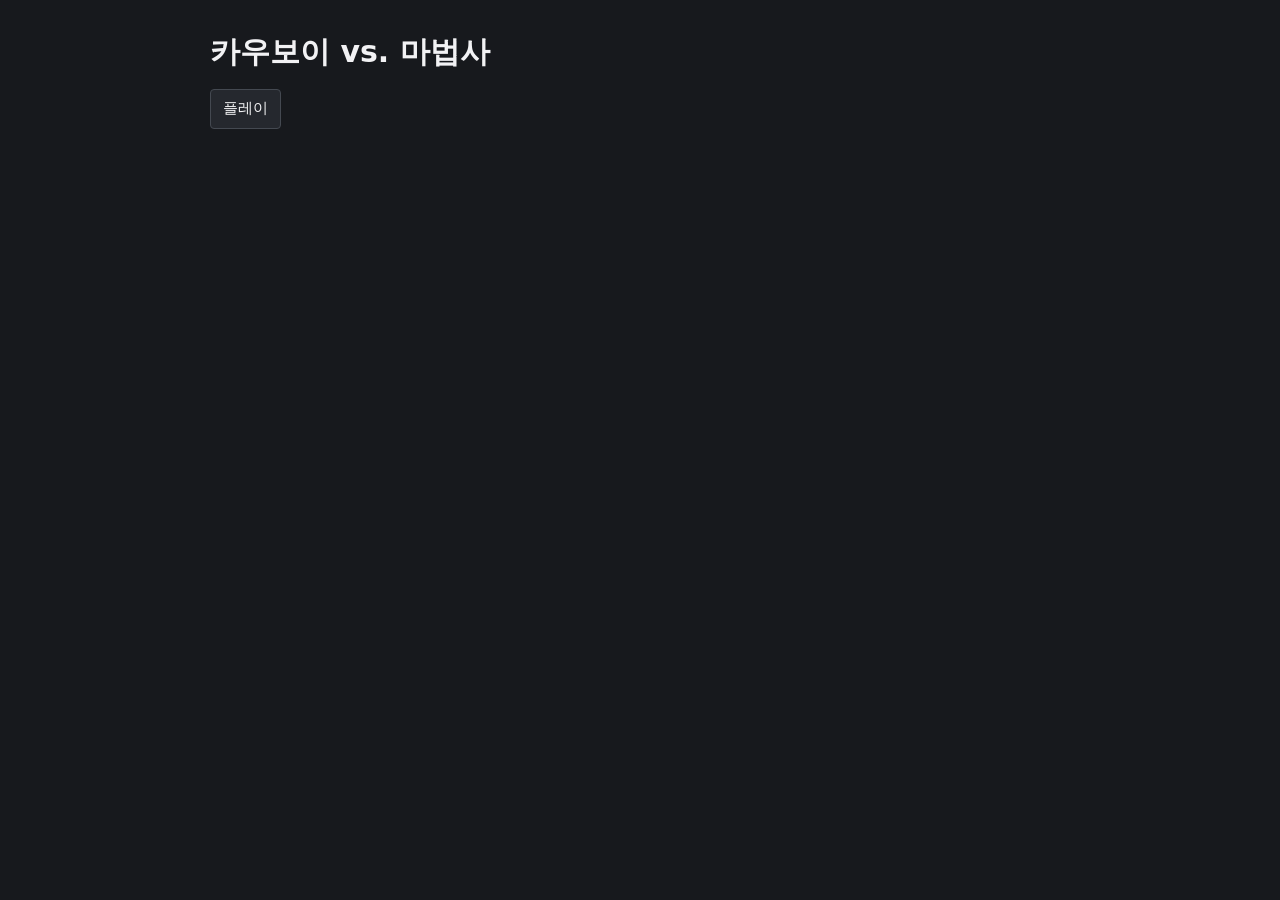
<file: graybox/index.html>
<!doctype html>
<html lang="ko">
<head>
  <meta charset="utf-8">
  <meta name="viewport" content="width=device-width, initial-scale=1">
  <title>카우보이 vs. 마법사</title>
  <link rel="preconnect" href="https://fonts.googleapis.com"><link rel="preconnect" href="https://fonts.gstatic.com" crossorigin>
  <link rel="stylesheet" href="https://fonts.googleapis.com/css2?family=Noto+Sans+KR:wght@400;700&display=swap">
  <link rel="icon" href="data:,">
  <style>/* Shared base for the graybox page: theme variables, resets, buttons, focus, the title menu,
   page headers and the card-type frames. Showdown, Camp and the deck builder build on it
   (src/ui/showdown.css). The lane board rules were removed with the lane duel (#143 slice 3). */
:root {
  color-scheme: dark;
  font: 15px/1.45 system-ui, sans-serif;
  background: #17191d;
  color: #f2f2f4;
  --panel: #25282e;
  --line: #444951;
  --muted: #c5c9d0;
  --cowboy: #e7b878;
  --wizard: #c6b2ee;
}
* { box-sizing: border-box; }
body { margin: 0; }
[hidden] { display: none !important; }
button, input { font: inherit; }
button {
  min-height: 40px;
  padding: .45rem .8rem;
  color: inherit;
  background: var(--panel);
  border: 1px solid var(--line);
  border-radius: 4px;
  cursor: pointer;
}
button:disabled { cursor: default; opacity: .6; }
button:not(:disabled):hover { border-color: var(--muted); }
:focus-visible { outline: 2px solid #fff; outline-offset: 3px; }
h1, h2, h3, p { margin: 0; }
h1 { font-size: clamp(1.3rem, 3vw, 2rem); }
#title-screen { max-width: 920px; margin: auto; padding: clamp(1rem, 3vw, 2rem); }
.title-scene { display: grid; gap: 1rem; }
.title-scene nav { display: flex; flex-wrap: wrap; gap: .5rem; }
header { display: flex; align-items: center; justify-content: space-between; gap: .65rem; }

/* Card categories: the frame says the type (docs/card-types.csv, src/ui/card-frames.js). */
[data-frame=spell] { border-style: double; border-width: 4px; }
[data-frame=trap] { border-style: dashed; border-width: 2px; }
[data-frame=wanted], [data-frame=captured] { border-style: solid; border-width: 3px; }
[data-frame=wanted]::before, [data-frame=captured]::before { display: block; font-size: .68rem; font-weight: 700; letter-spacing: .14em; border-bottom: 1px solid currentColor; margin-bottom: .15rem; }
[data-frame=wanted]::before { content: "현상 수배"; }
[data-frame=captured]::before { content: "생포"; }

/* Showdown duel (issue 143 slice 1), scoped to #showdown; Camp (slice 2) at the end. Layout from prototypes/showdown/style.css;
   troop, spell and trap borders come from the [data-frame] rules in graybox.css. */
#showdown { max-width: 920px; margin: auto; padding: clamp(1rem, 3vw, 2rem); display: grid; gap: .5rem; }
#showdown h2 { font-size: 1rem; margin: .75rem 0 .25rem; }
#sd-lesson { font-size: 1.05rem; }
#sd-status { font-weight: 600; }
#sd-feedback { min-height: 1.4rem; color: var(--muted); font-size: .92rem; }
#sd-board { display: grid; gap: .5rem; }
.sd-side { display: grid; grid-template-columns: 9rem repeat(3, 1fr); gap: .5rem; align-items: stretch; }
.sd-base, .sd-slot, .sd-card { padding: .6rem; text-align: left; min-height: 9rem; display: block; }
.sd-card { width: 9rem; min-height: 5.25rem; }
.sd-base strong, .sd-slot strong, .sd-card strong { display: block; }
.wizard strong { color: var(--wizard); } .cowboy strong { color: var(--cowboy); }
.sd-orbs { letter-spacing: .12em; } .sd-lost { opacity: .35; }
.sd-pick { outline: 2px solid #fff; } .sd-can { border-color: #8fd18f; } .sd-chosen { outline: 2px solid var(--cowboy); }
.sd-note { display: block; font-size: .82rem; color: var(--muted); margin-top: .2rem; }
.sd-warn { color: #f0a08a; } .sd-good { color: #9fe09f; }
.sd-type { display: block; font-size: .78rem; letter-spacing: .03em; color: var(--muted); }
.sd-key { display: inline-block; font-size: .78rem; border: 1px solid var(--line); border-radius: 4px; padding: 0 .3rem; }
.sd-result { font-size: 1.2rem; }
.sd-backs { display: flex; gap: 2px; margin-top: .2rem; }
.sd-backs .card-back { width: 14px; height: 20px; border: 1px solid var(--line); border-radius: 2px; }
#sd-prompt { min-height: 1.5rem; }
.sd-row, #sd-hand { display: flex; gap: .5rem; flex-wrap: wrap; }
#sd-log { list-style: none; margin: 0; padding: 0; font-size: .92rem; color: var(--muted); max-height: 14rem; overflow: auto; }
#sd-log .sd-turn { margin-top: .35rem; font-weight: 600; color: inherit; }
#sd-keywords { margin: 0; padding-left: 1.25rem; font-size: .92rem; }
/* Gear and locations by their border, as in the reference screen. */
#showdown [data-frame=gear] { border-style: dotted; border-width: 3px; }
#showdown [data-frame=location] { border-width: 1px 1px 5px; }
@media (max-width: 40rem) { .sd-side { grid-template-columns: 1fr 1fr; } }
/* Camp (issue 143 slice 2): the same graybox layout, with the Trail as a row of plain tiles. */
#showdown-camp { max-width: 920px; margin: auto; padding: clamp(1rem, 3vw, 2rem); display: grid; gap: .5rem; }
#showdown-camp h2 { font-size: 1rem; margin: .75rem 0 .25rem; }
#camp-trail { list-style: none; margin: 0; padding: 0; }
.sd-tile { width: 9.5rem; min-height: 5.25rem; padding: .6rem; text-align: left; display: block; }
.sd-tile strong { display: block; }
.sd-tile.open { border-color: #8fd18f; } .sd-tile.locked { opacity: .6; }
/* Placeholder cues before any 3D work (src/ui/showdown-cues.js): an outline flash on the place an
   event touched and a marked log line. Reduced motion, or .sd-cue-still, shows the outline without the flash. */
#sd-cue { min-height: 1.4rem; margin: 0; font-size: .9rem; }
.sd-cue-label { display: inline-block; border: 1px solid #f2d27a; border-radius: 4px; padding: 0 .35rem; color: #f2d27a; }
#showdown .sd-cue { outline: 3px solid #f2d27a; outline-offset: 2px; animation: sd-cue-flash .7s ease-out; }
#sd-log li[data-cue-kind] { border-left: 3px solid var(--line); padding-left: .35rem; }
#sd-log li.sd-cue { outline: none; border-left-color: #f2d27a; color: inherit; }
#showdown .sd-cue-still { animation: none; }
@keyframes sd-cue-flash { from { outline-color: #fff; background-color: rgba(242, 210, 122, .25); } to { outline-color: #f2d27a; } }
@media (prefers-reduced-motion: reduce) { #showdown .sd-cue { animation: none; } }
/* Slice 3: Camp rows for rivals and Wanted, the deck builder and the two-player curtain, as in prototypes/showdown/style.css. */
#camp-rivals, #camp-bounties { list-style: none; margin: 0; padding: 0; }
#showdown-builder { max-width: 920px; margin: auto; padding: clamp(1rem, 3vw, 2rem); display: grid; gap: .5rem; }
.sd-build-row { display: grid; grid-template-columns: 10rem repeat(2, auto) 1fr; gap: .75rem; align-items: center; margin-bottom: .5rem; }
.sd-build-row .sd-card { width: 10rem; }
#camp-code, #camp-report-text { width: 100%; box-sizing: border-box; }
#sd-curtain { display: grid; gap: 1rem; justify-items: start; padding: 3rem 0; font-size: 1.15rem; }
@media (max-width: 40rem) { .sd-build-row { grid-template-columns: 1fr 1fr; } }
/* Sheriff's Ledger (The Night Shift, src/ui/sheriffs-ledger.js): collapsed at the end of the Camp; fits 390px. */
.sd-ledger h3 { font-size: .95rem; margin: .6rem 0 .2rem; }
.sd-ledger-props { margin: 0; padding-left: 1.1rem; font-size: .82rem; color: var(--muted); }
.sd-ledger-wrap { max-width: 100%; overflow-x: auto; }
.sd-ledger-table { width: 100%; border-collapse: collapse; font-size: .85rem; }
.sd-ledger-table th, .sd-ledger-table td { text-align: left; vertical-align: top; padding: .3rem .4rem; border-top: 1px solid var(--line); }
.sd-ledger-table th[scope=row] { font-weight: normal; }
.sd-ledger-src, .sd-ledger code { overflow-wrap: anywhere; }
/* The Ledger uses the same card paintings as the illustrated Camp. */
.sd-billy { display: grid; gap: .5rem; margin: .5rem 0 1rem; padding: clamp(.7rem, 2vw, 1.25rem); border-block: 1px solid var(--line); }
.sd-ledger .sd-billy h3 { font: bold clamp(1.25rem,3vw,1.8rem) Georgia, serif; margin: 0; }
.sd-billy :is(p, h4, dl, dd) { margin: 0; }
.sd-billy button[aria-pressed=true] { border-color: var(--cowboy); box-shadow: inset 0 -3px var(--cowboy); }
.sd-billy button[aria-disabled=true] { opacity: .65; }
.sd-billy-board, .sd-billy-portraits { display: grid; grid-template-columns: minmax(0,1fr) 1.5rem minmax(0,1fr); gap: .3rem; max-width: 32rem; }
.sd-billy-portraits { display: none; }
.sd-billy-portraits:has(.sd-card-art) { display: grid; margin-top: .4rem; }
.sd-billy-portraits > :last-child { grid-column: 3; }
.sd-billy-portraits .sd-card-art { margin: 0; aspect-ratio: 1.65; }
.sd-billy-troop { display: grid; align-content: start; gap: .1rem; min-width: 0; padding: .35rem .5rem; border-bottom: 2px solid var(--line); }
.sd-billy-troop strong { font-size: 1.1rem; }
.sd-billy-vs { align-self: center; text-align: center; font-size: .82rem; color: var(--muted); }
.sd-billy-acting { border-color: var(--cowboy); }
.sd-billy-hit { border-color: #f2d27a; }
.sd-billy-down { border-color: var(--wizard); }
.sd-billy-now { min-height: 1.8em; font-weight: 600; }
.sd-billy h4 { padding-top: .5rem; }
.sd-billy-scores { display: flex; flex-wrap: wrap; gap: .5rem 2.2rem; }
.sd-billy-scores dt { color: var(--muted); font-size: .83rem; }
.sd-billy-scores dd { font-size: 1.35rem; font-weight: bold; }
.sd-billy-evidence { font-size: .85rem; }
.sd-billy-evidence p { margin-top: .45rem; }
/* Seat audit detail: a compact table that stays inside 390px; numbers line up by column. */
.sd-billy-seat summary { cursor: pointer; }
.sd-billy-seat .sd-ledger-wrap { margin-top: .45rem; }
.sd-billy-seat-table { max-width: 32rem; }
.sd-billy-seat-table caption { text-align: left; color: var(--muted); font-size: .82rem; padding-bottom: .2rem; }
.sd-billy-seat-table :is(td, th[scope=col]:not(:first-child)) { text-align: right; font-variant-numeric: tabular-nums; white-space: nowrap; }
.sd-billy-seat-finding { font-weight: 600; }
.sd-billy-seat-verify code { overflow-wrap: anywhere; }

</style>
</head>
<body>
  <section id="title-screen" aria-label="메인 메뉴">
    <div class="title-scene">
      <h1><span class="title-cowboys">카우보이</span> <span class="title-versus">vs.</span> <span class="title-wizards">마법사</span></h1>
      <nav aria-label="메인 메뉴">
        <button class="menu-hotspot" id="menu-play" type="button">플레이</button>
      </nav>
    </div>
  </section>
  <main id="showdown-camp" aria-label="캠프" hidden></main>
  <main id="showdown-builder" aria-label="덱 빌더" hidden></main>
  <main id="showdown" aria-label="쇼다운 대결" hidden></main>
  <script>(()=>{var oi=Object.defineProperty;var R=(e,t,r)=>()=>{if(r)throw r[0];try{return e&&(t=e(e=0)),t}catch(s){throw r=[s],s}};var xe=(e,t)=>{for(var r in t)oi(e,r,{get:t[r],enumerable:!0})};var D,y=R(()=>{D={schema:"outrider-ledger/1",nightWatch:{source:"docs/evidence/night-shift/receipt.json",at:"2026-11-20T07:46:17Z",local:"2026\uB144 11\uC6D4 19\uC77C 23:46 PST",trigger:"on-demand",bot:"playTurn level 2 (both seats)",commit:"e813ae8a3fdb5efbda75caddc28805d407ae8802",rulesBlob:"66538aca2b7660c8bd7717a03dee364f8489c184",seeds:{from:0,to:999},games:2e3,engine:{checked:!0,from:"docs/evidence/outrider-gate/night-watch-engine.json",files:4,same:!1,differ:["src/game/card-specs.generated.js","src/game/showdown/cards.js","src/game/showdown/rules.js"],entryBlob:"66538aca2b7660c8bd7717a03dee364f8489c184",notMeasured:["src/game/showdown/contract.js","src/game/showdown/progress.js","src/game/showdown/trail.js","src/match/showdown-outrider.js","src/match/showdown-session.js","src/ui/josa.js"]},rulesBlobMatch:!0},record:"experiments/showdown-outrider/decision",status:"fresh",statusText:"\uB450 \uAD6D\uBA74 \uBAA8\uB450 \uC774 \uBE4C\uB4DC\uC5D0\uC11C \uCE21\uC815\uB41C \uADF8\uB300\uB85C \uC7AC\uD604\uB429\uB2C8\uB2E4(\uAE30\uB85D\uB41C \uC0AC\uB840 10\uAC74 \uC911 10\uAC74\uC774 \uCD5C\uC2E0).",positions:[{id:"case-e",label:"\uAD6D\uBA74 1",turn:3,bases:{cowboy:5,wizard:4},cowboy:"\uC544\uC6C3\uB77C\uC774\uB354 2 \xB7 \uBE44\uC5B4 \uC788\uC74C \xB7 \uBE44\uC5B4 \uC788\uC74C",wizard:"\uD574\uACE8 3 \xB7 \uBE44\uC5B4 \uC788\uC74C \xB7 \uBE44\uC5B4 \uC788\uC74C"},{id:"case-a",label:"\uAD6D\uBA74 2",turn:7,bases:{cowboy:5,wizard:4},cowboy:"\uD3EC\uC7A5\uB9C8\uCC28 1 \xB7 \uC544\uC6C3\uB77C\uC774\uB354 3 \xB7 \uBCF4\uC548\uAD00 3",wizard:"\uB9C8\uBC95\uC0AC 3 \xB7 \uD574\uACE8 1 \xB7 \uBE44\uC5B4 \uC788\uC74C"}],results:{"case-e":{ride:{winner:"wizard",turn:10},fight:{winner:"cowboy",turn:23}},"case-a":{ride:{winner:"cowboy",turn:24},fight:{winner:"wizard",turn:16}}},research:{tried:300,reached:184,rideOnly:12,fightOnly:11,cue:"riderHealth <= 2 \u2192 fight",derivedOn:"1000-1199",fit:{correct:11,flips:16},holdout:{range:"1200-1299",correct:3,flips:7,alwaysRide:5,alwaysFight:2,supported:!1},record:"experiments/showdown-outrider/decision"},sides:{cowboy:"Cowboys",wizard:"Wizards"}}});var _,g=R(()=>{_={cases:[{id:"case-a",setup:{wins:2},seed:1053,prefix:[{type:"summon",cardId:"cowboy-covered-wagon-1",tributes:[]},{type:"end"},{type:"summon",cardId:"cowboy-outrider-2",tributes:[]},{type:"spell",cardId:"cowboy-deadeye-3",target:0},{type:"attack",slot:0,target:0},{type:"end"},{type:"summon",cardId:"cowboy-sheriff-2",tributes:[]},{type:"attack",slot:0,target:0},{type:"attack",slot:1,target:0},{type:"end"}],at:7},{id:"case-e",setup:{wins:2},seed:1181,prefix:[{type:"summon",cardId:"cowboy-outrider-2",tributes:[]},{type:"end"}],at:3}],camp:"case-e"}});function bo(e){if(typeof e!="string"||!e.trim())return null;let t=Number(e);return jt(t)?t:null}var jt,wr=R(()=>{y();g();jt=e=>Number.isInteger(e)&&e>=0&&e<=4294967295});var es,ho=R(()=>{y();g();es=[{id:"coffin-creek-crossing",name:"Coffin Creek Crossing",description:"The Graveyard Dragon lands on the middle trail while your only rider waits by the creek.",seed:4101,dragonLane:1,dragonOrbs:3,skeletonLane:null,cowboyBase:3,cowboys:[{troop:"Mounted Billy",orbs:5},null,null],hand:["Sheriff","Sheriff","Billy","Sheriff"]},{id:"bone-choir-chapel",name:"Bone Choir Chapel",description:"Two tired deputies hold the chapel steps as the Dragon and a singing skeleton close in.",seed:4102,dragonLane:0,dragonOrbs:5,skeletonLane:2,cowboyBase:4,cowboys:[{troop:"Sheriff",orbs:3},{troop:"Sheriff",orbs:2},null],hand:["Billy","Mounted Billy","Sheriff","Sheriff"]},{id:"hanging-tree-pass",name:"Hanging Tree Pass",description:"The Dragon circles the open pass behind your wounded posse, and the town can take only one more hit.",seed:4103,dragonLane:2,dragonOrbs:5,skeletonLane:0,cowboyBase:3,cowboys:[{troop:"Sheriff",orbs:1},{troop:"Billy",orbs:2},null],hand:["Mounted Billy","Deadeye","Sheriff","Sheriff"]},{id:"dusk-at-dry-well",name:"Dusk at Dry Well",description:"A half-dead Dragon and a skeleton stalk an empty street with no gun yet drawn.",seed:4104,dragonLane:1,dragonOrbs:2,skeletonLane:0,cowboyBase:3,cowboys:[null,null,null],hand:["Deadeye","Deadeye","Sheriff","Sheriff"]},{id:"lantern-row-standoff",name:"Lantern Row Standoff",description:"The Dragon drops into the gap on Lantern Row while a battered rider and a lone sheriff hold the flanks.",seed:4105,dragonLane:1,dragonOrbs:4,skeletonLane:2,cowboyBase:3,cowboys:[{troop:"Mounted Billy",orbs:3},null,{troop:"Sheriff",orbs:1}],hand:["Deadeye","Sheriff","Sheriff","Billy"]}]});var ts,mo=R(()=>{y();g();ts=[{id:"gallows-lantern",name:"Gallows Lantern",description:"The Wraith hangs over the middle trail, but its lantern swings toward the left lane.",seed:4201,bossLane:1,bossOrbs:3,markLane:0,skeletons:[],cowboyBase:2,cowboys:[null,{troop:"Mounted Billy",orbs:5},null],hand:["Sheriff","Sheriff","Billy","Sheriff"]},{id:"chapel-bell-tower",name:"Chapel Bell Tower",description:"A cracked skeleton stands where the Wraith wants to go, and it threatens your open lane.",seed:4202,bossLane:1,bossOrbs:3,markLane:2,skeletons:[{lane:0,orbs:3},{lane:2,orbs:1}],cowboyBase:1,cowboys:[{troop:"Sheriff",orbs:3},{troop:"Mounted Billy",orbs:5},null],hand:["Deadeye","Sheriff","Billy","Sheriff"]},{id:"ferry-crossing",name:"Ferry Crossing",description:"The Wraith's lantern points straight at your rider across the ferry.",seed:4203,bossLane:1,bossOrbs:3,markLane:2,skeletons:[{lane:0,orbs:3}],cowboyBase:2,cowboys:[null,null,{troop:"Mounted Billy",orbs:5}],hand:["Sheriff","Billy","Sheriff","Sheriff"]},{id:"blacksmith-forge",name:"Blacksmith Forge",description:"A cracked skeleton blocks the Wraith from your rider while it faces your empty lane.",seed:4204,bossLane:1,bossOrbs:3,markLane:2,skeletons:[{lane:2,orbs:1}],cowboyBase:2,cowboys:[null,null,{troop:"Mounted Billy",orbs:5}],hand:["Deadeye","Billy","Billy","Billy"]},{id:"lamplighter-row",name:"Lamplighter Row",description:"The Wraith drifts toward your worn-out deputy while a skeleton leans on the other one.",seed:4205,bossLane:1,bossOrbs:2,markLane:0,skeletons:[{lane:2,orbs:3}],cowboyBase:1,cowboys:[{troop:"Sheriff",orbs:1},null,{troop:"Sheriff",orbs:3}],hand:["Billy","Sheriff","Sheriff","Sheriff"]}]});var Tt,wo,yr=R(()=>{y();g();Tt=[{type:"cowboy-sheriff",side:"cowboy",order:1,name:"Sheriff",kind:"troop",stars:2,health:3,attack:1,copies:6},{type:"cowboy-billy",side:"cowboy",order:2,name:"Billy",kind:"troop",stars:5,health:4,attack:2,copies:3},{type:"cowboy-mounted-billy",side:"cowboy",order:3,name:"Mounted Billy",kind:"troop",stars:7,health:5,attack:3,copies:1,rides:!0},{type:"cowboy-deadeye",side:"cowboy",order:4,name:"Deadeye",kind:"spell",relocates:!1,copies:2},{type:"cowboy-captured-dragon",side:"cowboy",order:5,name:"Captured Dragon",kind:"troop",stars:5,health:2,attack:4,copies:0,bounty:!0},{type:"cowboy-captured-wraith",side:"cowboy",order:6,name:"Captured Wraith",kind:"troop",stars:3,health:2,attack:2,copies:0,bounty:!0},{type:"cowboy-covered-wagon",side:"cowboy",order:7,name:"Covered Wagon",kind:"troop",stars:4,health:4,attack:1,copies:0,limit:2},{type:"cowboy-outrider",side:"cowboy",order:8,name:"Outrider",kind:"troop",stars:3,health:3,attack:1,copies:0,limit:2,rides:!0},{type:"cowboy-dynamiter",side:"cowboy",order:9,name:"Dynamiter",kind:"troop",stars:3,health:1,attack:3,copies:0,limit:2},{type:"cowboy-ranger",side:"cowboy",order:10,name:"Ranger",kind:"troop",stars:5,health:4,attack:2,copies:0,limit:2,rides:!0},{type:"cowboy-gatling-crew",side:"cowboy",order:11,name:"Gatling Crew",kind:"troop",stars:7,health:4,attack:4,copies:0,limit:1},{type:"cowboy-lasso",side:"cowboy",order:12,name:"Lasso",kind:"spell",relocates:!0,copies:0,limit:2},{type:"wizard-skeleton",side:"wizard",order:1,name:"Skeleton",kind:"troop",stars:1,health:3,attack:1,copies:6},{type:"wizard-wizard",side:"wizard",order:2,name:"Wizard",kind:"troop",stars:5,health:4,attack:2,copies:3},{type:"wizard-dragon",side:"wizard",order:3,name:"Dragon",kind:"troop",stars:8,health:5,attack:3,copies:1},{type:"wizard-singularity",side:"wizard",order:4,name:"Singularity",kind:"spell",relocates:!0,copies:2},{type:"wizard-lantern-wraith",side:"wizard",order:5,name:"Lantern Wraith",kind:"troop",stars:6,health:4,attack:2,copies:0,bounty:!0},{type:"wizard-imp",side:"wizard",order:6,name:"Imp",kind:"troop",stars:2,health:1,attack:3,copies:0,limit:1}],wo=[{type:"cowboy-sheriff",side:"cowboy",name:"\uBCF4\uC548\uAD00",kind:"troop",stars:2,attack:1,health:3,rarity:"basic",tag:"Lawman",keys:[]},{type:"cowboy-billy",side:"cowboy",name:"\uBE4C\uB9AC",kind:"troop",stars:5,attack:2,health:4,rarity:"basic",tag:"Outlaw",keys:[]},{type:"cowboy-mounted-billy",side:"cowboy",name:"\uB9D0 \uD0C4 \uBE4C\uB9AC",kind:"troop",stars:7,attack:3,health:5,rarity:"rare",tag:"Outlaw",keys:["ride"]},{type:"cowboy-deadeye",side:"cowboy",name:"\uBA85\uC0AC\uC218",kind:"spell",rarity:"common",effect:"shot"},{type:"cowboy-captured-dragon",side:"cowboy",name:"\uC0DD\uD3EC\uD55C \uC6A9",kind:"troop",stars:5,attack:4,health:2,bounty:!0,rarity:"legendary",tag:"Beast",keys:["sweep"]},{type:"cowboy-captured-wraith",side:"cowboy",name:"\uC0DD\uD3EC\uD55C \uB9DD\uB839",kind:"troop",stars:3,attack:2,health:2,bounty:!0,rarity:"legendary",tag:"Undead",keys:["ghostly"]},{type:"cowboy-covered-wagon",side:"cowboy",name:"\uD3EC\uC7A5\uB9C8\uCC28",kind:"troop",stars:4,attack:1,health:4,rarity:"common",tag:"Rig",keys:["guard"]},{type:"cowboy-outrider",side:"cowboy",name:"\uC544\uC6C3\uB77C\uC774\uB354",kind:"troop",stars:3,attack:1,health:3,rarity:"common",tag:"Lawman",keys:["ride"]},{type:"cowboy-dynamiter",side:"cowboy",name:"\uB2E4\uC774\uB108\uB9C8\uC774\uD130",kind:"troop",stars:3,attack:3,health:1,rarity:"uncommon",tag:"Outlaw",keys:["laststand"]},{type:"cowboy-ranger",side:"cowboy",name:"\uB808\uC778\uC800",kind:"troop",stars:5,attack:2,health:4,rarity:"uncommon",tag:"Lawman",keys:["scout"]},{type:"cowboy-gatling-crew",side:"cowboy",name:"\uAC1C\uD2C0\uB9C1 \uD3EC\uB300",kind:"troop",stars:7,attack:4,health:4,rarity:"rare",tag:"Rig",keys:["sweep"]},{type:"cowboy-lasso",side:"cowboy",name:"\uC62C\uAC00\uBBF8",kind:"spell",rarity:"uncommon",effect:"tie"},{type:"wizard-skeleton",side:"wizard",name:"\uD574\uACE8",kind:"troop",stars:1,attack:1,health:3,rarity:"basic",tag:"Undead",keys:[]},{type:"wizard-wizard",side:"wizard",name:"\uB9C8\uBC95\uC0AC",kind:"troop",stars:5,attack:2,health:4,rarity:"uncommon",tag:"Mage",keys:["raise"]},{type:"wizard-dragon",side:"wizard",name:"\uC6A9",kind:"troop",stars:8,attack:3,health:5,rarity:"legendary",tag:"Beast",keys:["sweep"]},{type:"wizard-singularity",side:"wizard",name:"\uD2B9\uC774\uC810",kind:"spell",rarity:"common",effect:"shot"},{type:"wizard-lantern-wraith",side:"wizard",name:"\uB79C\uD134 \uB9DD\uB839",kind:"troop",stars:6,attack:2,health:4,bounty:!0,rarity:"legendary",tag:"Undead",keys:["ghostly"]},{type:"wizard-imp",side:"wizard",name:"\uC784\uD504",kind:"troop",stars:2,attack:3,health:1,rarity:"uncommon",tag:"Fiend",keys:["quickdraw"]},{type:"cowboy-bear-trap",side:"cowboy",name:"\uACF0 \uB36B",kind:"trap",showdownOnly:!0,rarity:"uncommon",effect:"snare"},{type:"cowboy-six-shooter",side:"cowboy",name:"6\uC5F0\uBC1C \uAD8C\uCD1D",kind:"gear",showdownOnly:!0,rarity:"uncommon",effect:"sixshooter"},{type:"cowboy-sheriffs-office",side:"cowboy",name:"\uBCF4\uC548\uAD00 \uC0AC\uBB34\uC18C",kind:"location",showdownOnly:!0,rarity:"rare",effect:"office"},{type:"wizard-bone-wall",side:"wizard",name:"\uBF08 \uBC29\uBCBD",kind:"troop",stars:3,attack:0,health:4,showdownOnly:!0,rarity:"common",tag:"Undead",keys:["guard"]},{type:"wizard-raven-familiar",side:"wizard",name:"\uAE4C\uB9C8\uADC0 \uC0AC\uC5ED\uB9C8",kind:"troop",stars:2,attack:1,health:1,showdownOnly:!0,rarity:"common",tag:"Beast",keys:["scout"]},{type:"wizard-headless-horseman",side:"wizard",name:"\uBAA9 \uC5C6\uB294 \uAE30\uC218",kind:"troop",stars:5,attack:2,health:3,showdownOnly:!0,rarity:"rare",tag:"Undead",keys:["ride"]},{type:"wizard-jack-o-lantern",side:"wizard",name:"\uC7AD\uC624\uB79C\uD134",kind:"troop",stars:1,attack:1,health:1,showdownOnly:!0,rarity:"common",tag:"Fiend",keys:["laststand"]},{type:"wizard-hellfire",side:"wizard",name:"\uC9C0\uC625\uBD88",kind:"spell",showdownOnly:!0,rarity:"uncommon",effect:"hellfire"},{type:"wizard-hex",side:"wizard",name:"\uC800\uC8FC",kind:"trap",showdownOnly:!0,rarity:"uncommon",effect:"hex"},{type:"wizard-bone-armor",side:"wizard",name:"\uBF08 \uAC11\uC637",kind:"gear",showdownOnly:!0,rarity:"uncommon",effect:"bonearmor"},{type:"wizard-boneyard",side:"wizard",name:"\uBF08 \uBB18\uC9C0\uD130",kind:"location",showdownOnly:!0,rarity:"rare",effect:"boneyard"}]});var yo,ii,gt,Gt,rs,gr=R(()=>{y();g();yr();yo=["cowboy","wizard"],ii=6,gt={},Gt={},rs=e=>e.limit??(e.bounty?1:ii);for(let e of yo){Gt[e]=[];for(let{type:t,order:r,copies:s,...o}of Tt.filter(d=>d.side===e)){let d=e==="cowboy"?rs(o):o.bounty?1:o.limit??s;for(let n=1;n<=d;n++){let i=`${t}-${n}`;gt[i]=Object.freeze({id:i,side:e,...o}),n<=s&&Gt[e].push(i)}}Object.freeze(Gt[e])}{let{id:e,...t}=gt["wizard-singularity-2"];gt["wizard-singularity-3"]=Object.freeze({id:"wizard-singularity-3",...t})}Object.freeze(gt);Object.freeze(Gt)});var go,di,tl,ci,li,ui,rl,$o=R(()=>{y();g();yr();gr();go=Object.freeze(Tt.filter(e=>e.side==="cowboy"&&e.copies>0).map(e=>Object.freeze({...e}))),di=Object.freeze(Tt.filter(e=>e.side==="cowboy"&&!e.bounty&&e.copies===0).map(Object.freeze)),tl=Object.freeze(Object.fromEntries(go.map(({type:e,copies:t})=>[e,t]))),ci=Object.freeze(Tt.filter(e=>e.side==="cowboy"&&e.bounty).map(Object.freeze)),li=rs,ui=[...go,...ci,...di].sort((e,t)=>e.order-t.order),rl=new Map(ui.flatMap(e=>Array.from({length:li(e)},(t,r)=>[`${e.type}-${r+1}`,e.type])))});var ss,cl,ll,ul,ko=R(()=>{y();g();gr();$o();ss="orb-duel-draft-1",cl=`${ss}+traps`,ll=`${ss}+ride-out`,ul=`${ss}+dragon-fire`});var pi,os,fi,ns,$l,vo,bi,as,xo,is=R(()=>{y();g();ho();mo();gr();ko();pi=5,os=Object.freeze([{id:"graveyard-dragon",name:"Graveyard Dragon",card:"wizard-dragon-1",reward:"cowboy-captured-dragon",achievement:"bounty-hunter",hunts:es,brief:"Bring down the Dragon and keep your Base standing. Monsters hold their lanes and strike at the clash."},{id:"lantern-wraith",name:"Lantern Wraith",card:"wizard-lantern-wraith-1",reward:"cowboy-captured-wraith",achievement:"lantern-snuffer",hunts:ts,brief:"Before the first clash the Wraith drifts into the marked Wizard lane, unless that lane is taken or it has fallen. Then it holds."}].map(e=>Object.freeze({...e,hunts:Object.freeze(e.hunts.map(t=>t.id))}))),fi=[...es,...ts],ns=new Map(fi.map(e=>[e.id,e])),$l=new Map(os.map(e=>[e.id,e])),vo=e=>os.find(t=>t.hunts.includes(e))??null,bi=(e,t)=>t.hunts.filter(r=>e.clearedHunts.includes(r)).length,as=(e,t)=>bi(e,t)>=pi,xo=e=>os.filter(t=>as(e,t)).map(t=>t.reward)});function At(e){if(e===null||typeof e!="object"||Array.isArray(e))return!1;let t=Object.getPrototypeOf(e);return t===Object.prototype||t===null}function zo(e){let t={};if(!At(e))return t;for(let r of["sound","reducedMotion"])Object.hasOwn(e,r)&&typeof e[r]=="boolean"&&(t[r]=e[r]);return Object.hasOwn(e,"performance")&&["auto","low"].includes(e.performance)&&(t.performance=e.performance),t}function Eo(e){if(!At(e))return null;let t=Object.entries(e);return t.length===0||t.some(([r,s])=>r.trim().length===0||["__proto__","prototype","constructor"].includes(r)||!Number.isInteger(s)||s<0||s>12)?null:Object.fromEntries(t)}function Io(){return{settings:{...hi},deck:null,achievements:{},clearedHunts:[],stats:{matches:0,wins:0,summons:0,spells:0}}}function gi(e){let t=Io();if(!At(e))return t;if(Object.assign(t.settings,zo(e.settings)),t.deck=Eo(e.deck),Array.isArray(e.clearedHunts)&&(t.clearedHunts=[...new Set(e.clearedHunts.filter(r=>ns.has(r)))]),At(e.stats)){for(let r of mi){let s=Object.hasOwn(e.stats,r)?e.stats[r]:void 0;Number.isSafeInteger(s)&&s>=0&&(t.stats[r]=s)}t.stats.wins=Math.min(t.stats.wins,t.stats.matches)}if(At(e.achievements))for(let{id:r}of yi){let s=Object.hasOwn(e.achievements,r)?e.achievements[r]:void 0;if(typeof s!="string")continue;let o=new Date(s);Number.isFinite(o.getTime())&&o.toISOString()===s&&(t.achievements[r]=s)}return t}function $i(e){return Object.freeze({settings:Object.freeze({...e.settings}),deck:e.deck===null?null:Object.freeze({...e.deck}),achievements:Object.freeze({...e.achievements}),clearedHunts:Object.freeze([...e.clearedHunts]),stats:Object.freeze({...e.stats})})}function ki(){try{return globalThis.localStorage}catch{return}}function Oo(e){return typeof e=="string"&&e.length>0?`string:${e}`:typeof e=="number"&&Number.isFinite(e)?`number:${e}`:null}function jo(e=ki()){let t=Io(),r=!1,s;try{r=!!(e&&typeof e.getItem=="function"&&typeof e.setItem=="function"),s=e?.getItem(So)}catch{r=!1}if(typeof s=="string")try{t=gi(JSON.parse(s))}catch{}let o=new Set,d=new Set,n=()=>$i(t),i=()=>{try{typeof e?.setItem!="function"?r=!1:(e.setItem(So,JSON.stringify(t)),r=!0)}catch{r=!1}return n()},p=l=>{Object.hasOwn(t.achievements,l)||(t.achievements[l]=new Date().toISOString())},c=l=>{t.stats[l]=Math.min(Number.MAX_SAFE_INTEGER,t.stats[l]+1)};return Object.freeze({get:n,isPersistent:()=>r,updateSettings(l){let a=zo(l);return Object.keys(a).length===0?n():(Object.assign(t.settings,a),i())},saveDeck(l){if(l===null)return t.deck=null,i();let a=Eo(l);return a===null?n():(t.deck=a,p("deck-builder"),i())},recordBounty(l,{clean:a=!1}={}){if(!ns.has(l))return n();let u=t.clearedHunts.includes(l);if(u&&(!a||t.achievements["clean-capture"]))return n();u||t.clearedHunts.push(l),a===!0&&p("clean-capture");let f=vo(l);return as(t,f)&&p(f.achievement),i()},record(l,a={}){if(!wi.has(l))return n();At(a)||(a={});let u=Oo(a.id),f=u===null?null:`${l}:${u}`,b=l==="match-complete"?Oo(a.matchId):null;return f!==null&&o.has(f)||b!==null&&d.has(b)?n():(f!==null&&o.add(f),b!==null&&d.add(b),l==="summon"?(c("summons"),p("first-summon")):l==="spell"?(c("spells"),p("first-spell")):l==="match-complete"?(c("matches"),p("first-match"),a.won===!0&&(c("wins"),p("first-win"))):p("deck-builder"),i())}})}var So,hi,mi,wi,yi,To=R(()=>{y();g();is();So="cvw-player-v1",hi=Object.freeze({sound:!1,reducedMotion:!1,performance:"auto"}),mi=["matches","wins","summons","spells"],wi=new Set(["summon","spell","match-complete","deck-saved"]),yi=Object.freeze([{id:"first-summon",name:"First Summon",description:"Summon your first unit."},{id:"first-spell",name:"First Spell",description:"Cast your first spell."},{id:"first-match",name:"First Match",description:"Finish your first match."},{id:"first-win",name:"First Victory",description:"Win your first match."},{id:"deck-builder",name:"Deck Builder",description:"Save a custom deck."},{id:"bounty-hunter",name:"Bounty Hunter",description:"Clear all five Graveyard Dragon hunts."},{id:"clean-capture",name:"Clean Capture",description:"Win a bounty without losing a Base orb."},{id:"lantern-snuffer",name:"Lantern Snuffer",description:"Clear all five Lantern Wraith hunts."}].map(Object.freeze))});function Ie(e,t){let r=String(e).replace(/<[^>]*>|[\s)\]]+$/g,""),s=r.charCodeAt(r.length-1),o;s>=44032&&s<=55203?o=(s-44032)%28:/[0136780]/.test(r.slice(-1))?o=1:o=0;let[d,n]=vi[t];return`${e}${t==="\uC73C\uB85C"&&o===8?"\uB85C":o?d:n}`}var vi,Jt=R(()=>{y();g();vi={\uC744:["\uC744","\uB97C"],\uC774:["\uC774","\uAC00"],\uC740:["\uC740","\uB294"],\uC73C\uB85C:["\uC73C\uB85C","\uB85C"]}});var Vt,tt,rt,xi,z,Lt,B,ye,Ct,Se,Ao,ue=R(()=>{y();g();yr();Vt=Object.freeze({guard:["\uC218\uD638","\uC801\uC740 \uB2E4\uB978 \uBD80\uB300\uB098 \uAE30\uC9C0\uBCF4\uB2E4 \uC774 \uBD80\uB300\uB97C \uBA3C\uC800 \uACF5\uACA9\uD574\uC57C \uD569\uB2C8\uB2E4."],quickdraw:["\uC18D\uC0AC","\uC81C\uBB3C \uC5C6\uC774 \uC18C\uD658\uD574\uB3C4 \uB4F1\uC7A5\uD55C \uD134\uC5D0 \uACF5\uACA9\uD560 \uC218 \uC788\uC2B5\uB2C8\uB2E4."],ride:["\uB3CC\uD30C","\uC218\uD638\uB97C \uAC00\uC9C4 \uC801\uC774 \uC5C6\uB2E4\uBA74 \uC801 \uBD80\uB300\uB97C \uC9C0\uB098\uCCD0 \uAE30\uC9C0\uC5D0 \uC624\uBE0C 1\uAC1C \uD53C\uD574\uB97C \uC904 \uC218 \uC788\uC2B5\uB2C8\uB2E4."],scout:["\uC815\uCC30","\uB4F1\uC7A5\uD558\uBA74 \uCE74\uB4DC\uB97C \uD55C \uC7A5 \uBF51\uC2B5\uB2C8\uB2E4."],raise:["\uC18C\uC0DD","\uB4F1\uC7A5\uD558\uBA74 \uBB18\uC9C0\uC5D0 \uC788\uB294 \uB9C8\uC9C0\uB9C9 \uC5B8\uB370\uB4DC \uBD80\uB300\uAC00 \uC624\uBE0C 1\uAC1C\uB85C \uB3CC\uC544\uC635\uB2C8\uB2E4."],sweep:["\uD729\uC4F8\uAE30","\uBD80\uB300\uB97C \uACF5\uACA9\uD558\uBA74 \uB098\uBA38\uC9C0 \uC801 \uBD80\uB300\uAC00 \uBAA8\uB450 \uC624\uBE0C 1\uAC1C\uB97C \uC783\uC2B5\uB2C8\uB2E4."],laststand:["\uCD5C\uD6C4\uC758 \uC800\uD56D","\uC804\uD22C\uC5D0\uC11C \uC4F0\uB7EC\uC9C0\uBA74 \uC2F8\uC6B4 \uBD80\uB300\uAC00 \uC624\uBE0C 1\uAC1C\uB97C \uC783\uC2B5\uB2C8\uB2E4."],ghostly:["\uC720\uB839\uD654","\uC8FC\uBB38\uC758 \uB300\uC0C1\uC774 \uB420 \uC218 \uC5C6\uC2B5\uB2C8\uB2E4."]}),tt=Object.freeze({basic:["\uAE30\uBCF8",1/0],common:["\uC77C\uBC18",4],uncommon:["\uACE0\uAE09",3],rare:["\uD76C\uADC0",2],legendary:["\uC804\uC124",1]}),rt=Object.freeze({shot:{target:!0,text:"\uC801 \uBD80\uB300 \uD558\uB098\uC5D0\uC11C \uC624\uBE0C 1\uAC1C\uB97C \uC81C\uAC70\uD569\uB2C8\uB2E4."},tie:{target:!0,text:"\uC801 \uBD80\uB300 \uD558\uB098\uB97C \uAE30\uC808\uC2DC\uD0B5\uB2C8\uB2E4. \uB2E4\uC74C \uD134\uC5D0 \uACF5\uACA9\uD560 \uC218 \uC5C6\uC2B5\uB2C8\uB2E4."},hellfire:{target:!1,text:"\uBAA8\uB4E0 \uC801 \uBD80\uB300\uC5D0\uC11C \uC624\uBE0C 1\uAC1C\uC529 \uC81C\uAC70\uD569\uB2C8\uB2E4."},snare:{target:!1,text:"\uD568\uC815. \uC801 \uBD80\uB300\uAC00 \uACF5\uACA9\uD558\uBA74 \uBA3C\uC800 \uC624\uBE0C 2\uAC1C\uB97C \uC783\uC2B5\uB2C8\uB2E4. \uADF8\uB85C \uC778\uD574 \uC4F0\uB7EC\uC9C0\uBA74 \uACF5\uACA9\uC740 \uC774\uB8E8\uC5B4\uC9C0\uC9C0 \uC54A\uC2B5\uB2C8\uB2E4."},hex:{target:!1,text:"\uD568\uC815. \uC801 \uBD80\uB300\uAC00 \uACF5\uACA9\uD558\uBA74 \uADF8 \uACF5\uACA9\uC774 \uCDE8\uC18C\uB429\uB2C8\uB2E4."},sixshooter:{attack:1,orbs:0,text:"\uC7A5\uBE44. \uC7A5\uCC29\uD55C \uBD80\uB300\uC758 \uACF5\uACA9\uB825\uC774 +1 \uB429\uB2C8\uB2E4."},bonearmor:{attack:0,orbs:2,text:"\uC7A5\uBE44. \uC7A5\uCC29\uD55C \uBD80\uB300\uAC00 \uC624\uBE0C 2\uAC1C\uB97C \uC5BB\uC2B5\uB2C8\uB2E4."},office:{tag:"Lawman",text:"\uC7A5\uC18C. \uBCF4\uC548\uAD00(Lawman) \uBD80\uB300\uC758 \uACF5\uACA9\uB825\uC774 +1 \uB429\uB2C8\uB2E4."},boneyard:{tag:"Undead",text:"\uC7A5\uC18C. \uC5B8\uB370\uB4DC(Undead) \uBD80\uB300\uC758 \uACF5\uACA9\uB825\uC774 +1 \uB429\uB2C8\uB2E4."}}),xi=({type:e,side:t,name:r,kind:s,stars:o,attack:d,health:n,bounty:i,showdownOnly:p,rarity:c,tag:l,keys:a,effect:u})=>{for(let f of a??[])if(!Vt[f])throw new Error(`${e} has unknown keyword ${f}`);if(s!=="troop"&&!rt[u])throw new Error(`${e} has unknown effect ${u}`);return p?[e,s==="troop"?{side:t,name:r,rarity:c,kind:s,stars:o,attack:d,health:n,tag:l,keys:a,fresh:!0}:{side:t,name:r,rarity:c,kind:s,effect:u,fresh:!0}]:[e,{side:t,name:r,kind:s,stars:o,attack:d,health:n,bounty:!!i,keys:a??[],rarity:c,...s==="troop"?{tag:l}:{effect:u}}]},z=Object.freeze(Object.fromEntries(wo.map(xi))),Lt=e=>e.replace(/-\d+$/,""),B=e=>z[Lt(e)],ye=(e,t)=>B(e).keys?.includes(t)??!1,Ct=e=>B(e).stars>=7?2:B(e).stars>=5?1:0,Se=Object.freeze({cowboy:{"cowboy-sheriff":4,"cowboy-outrider":2,"cowboy-covered-wagon":2,"cowboy-billy":2,"cowboy-ranger":1,"cowboy-dynamiter":1,"cowboy-mounted-billy":1,"cowboy-deadeye":1,"cowboy-lasso":1,"cowboy-bear-trap":1},wizard:{"wizard-skeleton":4,"wizard-jack-o-lantern":1,"wizard-raven-familiar":1,"wizard-imp":1,"wizard-bone-wall":2,"wizard-wizard":2,"wizard-headless-horseman":1,"wizard-dragon":1,"wizard-singularity":1,"wizard-hellfire":1,"wizard-hex":1}}),Ao=(e,t=Se[e])=>Object.entries(t).flatMap(([r,s])=>Array.from({length:s},(o,d)=>`${r}-${d+1}`))});function kr(e){let t=e>>>0;return()=>{t=t+1831565813>>>0;let r=t;return r=Math.imul(r^r>>>15,r|1),r^=r+Math.imul(r^r>>>7,r|61),((r^r>>>14)>>>0)/4294967296}}function Dt(e,{baseOrbs:t=5,first:r,secondPlayerCards:s=Oi,decks:o={},opening:d={},arrivals:n={}}={}){let i=kr(e),p={};for(let a of["cowboy","wizard"]){let u=Ao(a,o[a]);for(let x=u.length-1;x>0;x--){let L=Math.floor(i()*(x+1));[u[x],u[L]]=[u[L],u[x]]}let f=t[a]??t,b=Array(Do).fill(null);(d[a]??[]).forEach(({type:x,health:L},C)=>{b[C]=$r(`${x}-0`,0,{health:L})}),p[a]={base:f,baseMax:f,hand:[],deck:u,board:b,traps:[],discard:[]}}let c=i()<.5?"cowboy":"wizard";r??=c;for(let a of["cowboy","wizard"])p[a].hand=p[a].deck.splice(0,Si+(a===r?0:s));let l=["cowboy","wizard"].flatMap(a=>(n[a]??[]).map(u=>({side:a,...u})));return{seed:e,turn:1,active:r,first:r,summonUsed:!1,castUsed:!1,setUsed:!1,attacking:!1,location:null,arrivals:l,result:null,sides:p}}function je(e,t){let r=B(t.cardId),s=t.gear.reduce((d,n)=>d+rt[B(n).effect].attack,0),o=e.location&&rt[B(e.location.cardId).effect].tag===r.tag?1:0;return r.attack+s+o}function Ei(e,t){let r=e.sides[J(e.active)],s=r.board.flatMap((n,i)=>n?[i]:[]),o=s.filter(n=>ye(r.board[n].cardId,"guard")),d=s.length===0||o.length===0&&ye(e.sides[e.active].board[t].cardId,"ride");return[...o.length?o:s,...d?["base"]:[]]}function Oe(e){if(e.result)return[];let t=e.sides[e.active],r=e.sides[J(e.active)],s=[...t.board.keys()],o=[],d=new Set;for(let n of e.attacking?[]:t.hand){let i=B(n);if(!d.has(i.name)){if(d.add(i.name),i.kind==="troop"&&!e.summonUsed){let p=s.filter(c=>t.board[c]);for(let c of _o(p,Ct(n)))p.length-c.length<Do&&o.push({type:"summon",cardId:n,tributes:c})}if(i.kind==="spell"&&!e.castUsed&&(rt[i.effect].target?r.board.forEach((p,c)=>{!p||ye(p.cardId,"ghostly")||i.effect==="tie"&&p.stunned||o.push({type:"spell",cardId:n,target:c})}):r.board.some(Boolean)&&o.push({type:"spell",cardId:n})),i.kind==="gear"&&!e.castUsed)for(let p of s)t.board[p]&&o.push({type:"gear",cardId:n,slot:p});i.kind==="location"&&!e.castUsed&&(!e.location||B(e.location.cardId).name!==i.name)&&o.push({type:"location",cardId:n}),i.kind==="trap"&&!e.setUsed&&t.traps.length<cs&&o.push({type:"set",cardId:n})}}for(let n of s){let i=t.board[n];if(ls(e,i))for(let p of Ei(e,n))o.push({type:"attack",slot:n,target:p});i&&!i.attacked&&!i.cover&&o.push({type:"cover",slot:n})}return o.push({type:"end"}),o}function Rt(e,t){e.discard.push(e.board[t].cardId,...e.board[t].gear),e.board[t]=null}function Lo(e){for(let t of["cowboy","wizard"])e.sides[t].base<=0&&(e.result={winner:J(t),reason:"base"})}function Co(e,t,r,{fatigue:s=!1}={}){let o=e.sides[t];if(!o.deck.length){if(!s)return;o.base=Math.max(0,o.base-1),r.push({type:"fatigue",side:t});return}let d=o.deck.shift();o.hand.length>=ds?(o.discard.push(d),r.push({type:"burn",side:t,cardId:d})):(o.hand.push(d),r.push({type:"draw",side:t}))}function us(e,t,r){let s=e.sides[e.active].board[t],o=e.sides[J(e.active)],d=je(e,s);if(r==="base")return{baseDamage:o.board.some(Boolean)?1:d,targetLeft:null,attackerLeft:s.health};let n=o.board[r],i=Math.max(0,n.health-d),p=n.cover?0:Math.max(0,d-n.health),c=i>0&&!n.cover?Math.max(0,s.health-je(e,n)):s.health;return{baseDamage:p,targetLeft:i,attackerLeft:c}}function ji(e,t,r){let s=e.active,o=e.sides[s],d=J(s),n=e.sides[d],i=o.board[t.slot];if(i.attacked=!0,e.attacking=!0,n.traps.length){let c=n.traps.shift();n.discard.push(c);let l=B(c).effect;l==="snare"&&(i.health=Math.max(0,i.health-2));let a=l==="hex"||i.health===0;if(r.push({type:"trap",side:d,cardId:c,target:i.cardId,left:i.health,stopped:a}),i.health===0&&Rt(o,t.slot),a)return}let p=us(e,t.slot,t.target);if(r.push({type:"attack",side:s,cardId:i.cardId,target:t.target==="base"?"base":n.board[t.target].cardId,covered:t.target!=="base"&&n.board[t.target].cover,hitBack:t.target!=="base"&&p.targetLeft>0&&!n.board[t.target].cover?je(e,n.board[t.target]):0,...p}),t.target!=="base"){let c=n.board[t.target];c.health=p.targetLeft,i.health=p.attackerLeft;for(let[l,a]of[[c,i],[i,c]])l.health===0&&a.health>0&&ye(l.cardId,"laststand")&&(a.health-=1,r.push({type:"laststand",side:l===c?d:s,cardId:l.cardId,target:a.cardId,left:a.health}));if(c.health===0&&Rt(n,t.target),ye(i.cardId,"sweep")){let l=n.board.flatMap((a,u)=>a&&u!==t.target?[u]:[]);for(let a of l)(n.board[a].health-=1)===0&&Rt(n,a);l.length&&r.push({type:"sweep",side:s,cardId:i.cardId,count:l.length})}i.health===0&&Rt(o,t.slot)}n.base=Math.max(0,n.base-p.baseDamage)}function pe(e,t){if(!Oe(e).some(c=>Ii(c,t)))throw new Error(`illegal action ${JSON.stringify(t)}`);let r=structuredClone(e),s=r.active,o=r.sides[s],d=J(s),n=r.sides[d],i=[],p=()=>o.hand.splice(o.hand.indexOf(t.cardId),1);if(t.type==="summon"){for(let l of t.tributes)i.push({type:"tribute",side:s,cardId:o.board[l].cardId}),Rt(o,l);p(),o.board[o.board.indexOf(null)]=$r(t.cardId,r.turn,{paid:t.tributes.length>0}),r.summonUsed=!0,i.push({type:"summon",side:s,cardId:t.cardId}),ye(t.cardId,"scout")&&Co(r,s,i);let c=ye(t.cardId,"raise")?o.discard.findLastIndex(l=>B(l).kind==="troop"&&B(l).tag==="Undead"):-1;if(c>=0&&o.board.includes(null)){let[l]=o.discard.splice(c,1);o.board[o.board.indexOf(null)]=$r(l,r.turn,{health:1}),i.push({type:"raise",side:s,cardId:l})}}else if(t.type==="spell"){let c=B(t.cardId).effect;p(),o.discard.push(t.cardId),r.castUsed=!0;let l=c==="hellfire"?n.board.flatMap((a,u)=>a?[u]:[]):[t.target];for(let a of l){let u=n.board[a];c==="tie"?u.stunned=!0:u.health-=1,i.push({type:"spell",side:s,cardId:t.cardId,target:u.cardId,left:u.health,stunned:c==="tie"}),u.health===0&&Rt(n,a)}}else if(t.type==="gear"){let c=o.board[t.slot];p(),c.gear.push(t.cardId),c.health+=rt[B(t.cardId).effect].orbs,r.castUsed=!0,i.push({type:"gear",side:s,cardId:t.cardId,target:c.cardId})}else if(t.type==="location")p(),r.location&&r.sides[r.location.side].discard.push(r.location.cardId),r.location={cardId:t.cardId,side:s},r.castUsed=!0,i.push({type:"location",side:s,cardId:t.cardId});else if(t.type==="set")p(),o.traps.push(t.cardId),r.setUsed=!0,i.push({type:"set",side:s});else if(t.type==="cover"){let c=o.board[t.slot];c.cover=c.attacked=!0,r.attacking=!0,i.push({type:"cover",side:s,cardId:c.cardId})}else if(t.type==="attack")ji(r,t,i),Lo(r);else{for(let c of o.board)c&&(c.stunned=!1);r.active=d,r.turn+=1,r.summonUsed=r.castUsed=r.setUsed=r.attacking=!1;for(let c of n.board)c&&(c.attacked=c.cover=!1);i.push({type:"turn",side:d,turn:r.turn});for(let c of r.arrivals.filter(l=>l.side===d&&l.turn<=r.turn)){if(!n.board.includes(null))break;n.board[n.board.indexOf(null)]=$r(`${c.type}-0`,r.turn,{health:c.health}),r.arrivals=r.arrivals.filter(l=>l!==c),i.push({type:"summon",side:d,cardId:`${c.type}-0`})}if(r.turn>zi){let[c,l]=[r.sides.cowboy.base,r.sides.wizard.base];r.result={winner:c===l?null:c>l?"cowboy":"wizard",reason:"turn-cap"}}else Co(r,d,i,{fatigue:!0}),Lo(r)}return{state:r,events:i}}function Zt(e,t){if(e.result)return e.result.winner===t?1e4:e.result.winner===null?0:-1e4;let r=e.sides[t],s=e.sides[J(t)],o=l=>l.board.map(a=>a?je(e,a):0),d={[t]:Math.max(...o(s)),[J(t)]:Math.max(...o(r))},n=(l,a)=>{let u=l.cover?d[a]>l.health?1.5:-1:0;return(2*je(e,l)+l.health+2*B(l.cardId).keys.length)*(l.stunned?.5:1)+u},i=(l,a)=>l.board.reduce((u,f)=>u+(f?n(f,a):0),0),p=r.board.some(Boolean)?0:o(s).reduce((l,a)=>l+a,0),c=e.location?e.location.side===t?2:-2:0;return 8*(r.base-s.base)+i(r,t)-i(s,J(t))-6*p+r.hand.length+3*r.traps.length+c}function Ti(e){let t=structuredClone(e);return t.sides[J(e.active)].traps=[],t.sides[e.active].deck.sort(),t}function Ai(e,t,r){let s=r.find(o=>(o.type==="draw"||o.type==="burn")&&o.side===t);return s?(s.type==="draw"?e.sides[t].hand.pop():e.sides[t].discard.pop(),s.type==="draw"?1:0):null}function st(e){let t=e.active,r=null,s=new Set;return(function o(d,n,i,p){let c=JSON.stringify([d.sides,d.location,d.summonUsed,d.castUsed,d.setUsed,d.attacking,p]);if(!s.has(c)){s.add(c);for(let l of Oe(d)){if(l.type==="cover")continue;let a=d,u=i,f=p;if(l.type!=="end"){let C=pe(d,l);a=C.state;let v=i===null?Ai(a,t,C.events):null;v!==null&&([u,f]=[n.length+1,v])}if(l.type!=="end"&&!a.result){o(a,[...n,l],u,f);continue}let b=[...n];if(l.type==="end")for(let C of Oe(d).filter(v=>v.type==="cover")){let v=pe(a,C).state;Zt(v,t)>Zt(a,t)&&([a,b[b.length]]=[v,C])}let x=Zt(a,t)+f,L=[...b,l];(!r||x>r.value)&&(r={value:x,plan:u===null?L:L.slice(0,u)})}}})(Ti(e),[],null,0),r.plan}function Ro(e,t){let r=e.active,s=structuredClone(e);s.sides[J(r)].traps=[];let o=Oe(s).filter(i=>i.type!=="end"&&(t>0||i.type!=="cover"));if(t===0){if(!o.length)return{type:"end"};let i=0;for(let p of JSON.stringify(s.sides))i=i*31+p.charCodeAt(0)>>>0;return o[i%o.length]}let d={type:"end"},n=Zt(s,r);for(let i of o){let p=Zt(pe(s,i).state,r);p>n&&([d,n]=[i,p])}return d}function vr(e,t=2,r){if(e.result)return{state:e,events:[]};let s=e.active;t===1.5&&(t=Math.floor(e.turn/2)%2?1:2);let o=[],d=t===2?st(e):[Ro(e,t)];for(;!e.result&&e.active===s;){if(!d.length){if(t!==2)break;d=st(e)}let n=pe(e,d.shift());if(r?.(e,n),e=n.state,o.push(...n.events),e.result||e.active!==s)break;t!==2?d=[Ro(e,t)]:n.events.some(i=>i.type==="trap"||(i.type==="draw"||i.type==="burn")&&i.side===s)&&(d=st(e))}return{state:e,events:o}}var Do,Si,ds,cs,Oi,zi,J,$r,ls,_o,Ii,Fe=R(()=>{y();g();ue();Do=3,Si=4,ds=6,cs=2,Oi=1,zi=80,J=e=>e==="cowboy"?"wizard":"cowboy";$r=(e,t,{health:r=B(e).health,paid:s=!1}={})=>({cardId:e,health:r,attacked:!1,stunned:!1,cover:!1,gear:[],arrived:t,ready:s||ye(e,"quickdraw")});ls=(e,t)=>!!t&&e.turn>1&&!t.attacked&&!t.stunned&&je(e,t)>0&&!(t.arrived===e.turn&&!t.ready),_o=(e,t)=>t===0?[[]]:e.flatMap((r,s)=>_o(e.slice(s+1),t-1).map(o=>[r,...o]));Ii=(e,t)=>JSON.stringify(e)===JSON.stringify(t)});function Sr(e){let t={...xr};for(let{reward:r}of oe.slice(0,e))for(let[s,o,d]of r)t[o]-=d,t[s]=(t[s]??0)+d;return Object.fromEntries(Object.entries(t).filter(([,r])=>r>0))}var xr,oe,Ke,ot=R(()=>{y();g();ue();xr=Object.freeze({"cowboy-sheriff":8,"cowboy-billy":5,"cowboy-deadeye":3}),oe=Object.freeze([{id:"boot-hill",name:"\uBD80\uD2B8 \uD790",lesson:"\uB9C8\uBC95\uC0AC \uAE30\uC9C0\uC758 \uC624\uBE0C\uB97C \uBAA8\uB450 \uC5C6\uC560\uBA74 \uC2B9\uB9AC\uD569\uB2C8\uB2E4. \uB9C8\uBC95\uC0AC\uC5D0\uAC8C \uBD80\uB300\uAC00 \uC5C6\uC744 \uB54C\uB9CC \uAE30\uC9C0\uB97C \uACF5\uACA9\uD560 \uC218 \uC788\uC2B5\uB2C8\uB2E4. \uB0B4 \uBD80\uB300 \uD558\uB098\uB97C \uACE0\uB978 \uB4A4, \uADF8 \uBD80\uB300\uAC00 \uB54C\uB9B4 \uC801 \uBD80\uB300\uB97C \uACE0\uB974\uC138\uC694.",level:0,base:3,first:"cowboy",deck:{"wizard-skeleton":16},reward:[["cowboy-covered-wagon","cowboy-sheriff",2]]},{id:"raven-roost",name:"\uAE4C\uB9C8\uADC0 \uB465\uC9C0",lesson:"\uC774\uC81C \uC801 \uCE74\uB4DC\uC5D0 \uD0A4\uC6CC\uB4DC\uAC00 \uC0DD\uAE41\uB2C8\uB2E4. \uBCF4\uB4DC \uC544\uB798\uC5D0 \uB098\uC5F4\uB429\uB2C8\uB2E4. \uC7AD\uC624\uB79C\uD134\uC740 \uCD5C\uD6C4\uC758 \uC800\uD56D\uC744 \uAC00\uC9D1\uB2C8\uB2E4. \uC804\uD22C\uC5D0\uC11C \uC4F0\uB7EC\uC9C0\uBA74 \uB0B4 \uBD80\uB300\uAC00 \uC624\uBE0C 1\uAC1C\uB97C \uC783\uC2B5\uB2C8\uB2E4.",level:0,base:4,first:"cowboy",deck:{"wizard-skeleton":9,"wizard-raven-familiar":4,"wizard-jack-o-lantern":3},reward:[["cowboy-outrider","cowboy-sheriff",2]]},{id:"bone-fence",name:"\uBF08 \uC6B8\uD0C0\uB9AC",lesson:"\uBF08 \uBC29\uBCBD\uC740 \uC218\uD638\uB97C \uAC00\uC9D1\uB2C8\uB2E4. \uBA3C\uC800 \uC4F0\uB7EC\uB728\uB824\uC57C \uD569\uB2C8\uB2E4. \uC801 \uB9C8\uBC95\uC0AC\uB294 \uBB18\uC9C0\uC5D0\uC11C \uD574\uACE8\uC744 \uC18C\uC0DD\uC2DC\uD0B5\uB2C8\uB2E4.",level:0,base:4,first:"cowboy",deck:{"wizard-skeleton":8,"wizard-bone-wall":3,"wizard-wizard":3,"wizard-singularity":2},reward:[["cowboy-ranger","cowboy-billy",1],["cowboy-lasso","cowboy-deadeye",1]]},{id:"imp-hollow",name:"\uC784\uD504 \uACE8\uC9DC\uAE30",lesson:"\uC784\uD504\uB294 \uB4F1\uC7A5\uD55C \uD134\uC5D0 \uACF5\uACA9\uD569\uB2C8\uB2E4. \uAE30\uC9C0 \uC55E\uC5D0 \uBD80\uB300 \uD558\uB098\uB97C \uC138\uC6CC \uB450\uC138\uC694.",level:1,base:4,first:"cowboy",deck:{"wizard-skeleton":6,"wizard-imp":3,"wizard-jack-o-lantern":3,"wizard-singularity":2,"wizard-hellfire":2},reward:[["cowboy-dynamiter","cowboy-sheriff",1],["cowboy-bear-trap","cowboy-deadeye",1]]},{id:"hexed-mile",name:"\uC800\uC8FC\uBC1B\uC740 \uAE38",lesson:"\uB4B7\uBA74 \uCE74\uB4DC\uB294 \uD568\uC815\uC785\uB2C8\uB2E4. \uB2E4\uC74C \uACF5\uACA9 \uB54C \uBC1C\uB3D9\uD569\uB2C8\uB2E4. \uAC12\uC2FC \uBD80\uB300\uB97C \uBA3C\uC800 \uBCF4\uB0B4\uC138\uC694.",level:1,base:4,first:"cowboy",deck:{"wizard-skeleton":6,"wizard-wizard":3,"wizard-headless-horseman":2,"wizard-bone-wall":2,"wizard-hex":2,"wizard-singularity":1},reward:[["cowboy-mounted-billy","cowboy-billy",1]]},{id:"dragons-roost",name:"\uC6A9\uC758 \uB465\uC9C0",lesson:"\uB9C8\uB140\uB2E8 \uC804\uC6D0, \uADF8\uB9AC\uACE0 \uC6A9. \uC9C0\uAE08\uAE4C\uC9C0 \uC5BB\uC740 \uBAA8\uB4E0 \uAC83\uC774 \uB371\uC5D0 \uB4E4\uC5B4 \uC788\uC2B5\uB2C8\uB2E4.",level:1.5,base:4,first:"cowboy",deck:Se.wizard,reward:[["cowboy-gatling-crew","cowboy-billy",1]]}]),Ke=2});function Er(e,t,r={}){let s=[];Or(t)!==Ye&&s.push(`\uB371\uC740 \uC815\uD655\uD788 ${Ye}\uC7A5\uC774\uC5B4\uC57C \uD569\uB2C8\uB2E4. \uC774 \uB371\uC740 ${Or(t)}\uC7A5\uC785\uB2C8\uB2E4.`),Or(r)>Xt&&s.push(`\uC0AC\uC774\uB4DC \uB371\uC740 \uCD5C\uB300 ${Xt}\uC7A5\uC785\uB2C8\uB2E4. \uC774 \uC0AC\uC774\uB4DC \uB371\uC740 ${Or(r)}\uC7A5\uC785\uB2C8\uB2E4.`);for(let o of new Set([...Object.keys(t),...Object.keys(r)])){let d=(t[o]??0)+(r[o]??0),n=z[o];[t[o]??0,r[o]??0].every(i=>Number.isInteger(i)&&i>=0)||s.push(`${o}: \uB371\uC5D0\uB294 \uC628\uC804\uD55C \uCE74\uB4DC \uC7A5\uC218\uB9CC \uB4E4\uC5B4\uAC11\uB2C8\uB2E4.`),!n||n.side!=="cowboy"?s.push(`${Ie(o,"\uC740")} \uCE74\uC6B0\uBCF4\uC774 \uCE74\uB4DC\uAC00 \uC544\uB2D9\uB2C8\uB2E4.`):d>_t(e,o)?s.push(`${n.name} \uBCF4\uC720 \uC218\uB7C9\uC740 ${_t(e,o)}\uC7A5\uC774\uBA70 ${d}\uC7A5\uC740 \uB123\uC744 \uC218 \uC5C6\uC2B5\uB2C8\uB2E4.`):d>zr(o)&&s.push(`${Ie(n.name,"\uC740")} ${tt[n.rarity][0]} \uB4F1\uAE09\uC785\uB2C8\uB2E4: \uB371\uACFC \uC0AC\uC774\uB4DC \uB371\uC744 \uD569\uCCD0 \uCD5C\uB300 ${zr(o)}\uC7A5\uC785\uB2C8\uB2E4.`)}return s}function Mo(e,t,r={}){let s=Er(e,t,r);if(s.length)throw new Error(s.join(" "));let o=d=>Object.fromEntries(Object.entries(d).filter(([,n])=>n>0));return{...e,deck:o(t),side:o(r)}}function Po(e){let t=[];oe.forEach((r,s)=>t.push({id:"trail",kind:"trail",index:s,name:r.name,state:s<e.wins?"won":s===e.wins?"open":"locked"})),Pe.forEach((r,s)=>t.push({id:`rival:${r.id}`,kind:"rival",name:r.name,state:e.rivals.includes(r.id)?"won":Ae(e)&&e.rivals.length>=s?"open":"locked"}));for(let r of nt){let s=e.hunts[r.id]??0;t.push({id:`hunt:${r.id}`,kind:"hunt",name:r.name,cleared:s,state:s>=Ge?"won":Ae(e)?"open":"locked"})}return t.push({id:"open",kind:"open",name:"\uC5F4\uB9B0 \uBC8C\uD310",state:Ae(e)?"open":"locked"}),t}function at(e,t,r=e.deck){if(e.offer)return null;let[s,o]=t.split(":"),d=Math.min(e.losses[t]??0,Ke);if(s==="trail"){let n=oe[e.wins];return n?{id:t,kind:s,battlefield:n.id,name:n.name,lesson:n.lesson,level:n.level,options:{decks:{cowboy:r,wizard:n.deck},baseOrbs:{cowboy:5+d,wizard:n.base},first:n.first}}:null}if(!Ae(e))return null;if(s==="rival"){let n=Pe.findIndex(p=>p.id===o);if(n<0||n>e.rivals.length)return null;let i=Pe[n];return{id:t,kind:s,name:i.name,lesson:i.lesson,level:i.level,options:{decks:{cowboy:r,wizard:i.deck},baseOrbs:{cowboy:5+d,wizard:i.base},...i.first?{first:i.first}:{}}}}if(s==="hunt"){let n=nt.find(c=>c.id===o),i=e.hunts[o]??0;if(!n||i>=Ge)return null;let p=n.hunts[i];return{id:t,kind:s,name:`${n.name}, \uC0AC\uB0E5 ${i+1}/${Ge}`,lesson:n.lesson,level:p.level,options:{decks:{cowboy:r,wizard:n.deck},baseOrbs:{cowboy:5+d,wizard:p.base},first:"cowboy",...n.entrance==="board"?{opening:{wizard:[{type:n.boss,health:p.orbs}]}}:{arrivals:{wizard:[{type:n.boss,turn:n.lands,health:p.orbs}]}}}}}return s==="open"?{id:t,kind:s,name:"\uC5F4\uB9B0 \uBC8C\uD310",lesson:"\uB9C8\uB140\uB2E8 \uC804\uCCB4\uB97C \uC0C1\uB300\uB85C \uD558\uB294 \uB3D9\uB4F1\uD55C \uB300\uACB0\uC785\uB2C8\uB2E4. \uB9C8\uBC95\uC0AC\uB294 \uB9E4 \uD134\uC744 \uACC4\uD68D\uD569\uB2C8\uB2E4.",level:2,options:{decks:{cowboy:r,wizard:Se.wizard}}}:null}function Wo(e,{met:t=!1}={}){let r=Pe.filter(s=>!e.rivals.includes(s.id)).flatMap(s=>s.reward);return Object.keys(z).filter(s=>z[s].side==="cowboy"&&!["basic","legendary"].includes(z[s].rarity)&&_t(e,s)<zr(s)&&(!t||_t(e,s)>0)&&!r.includes(s))}function ps(e,t){let r=t*e.reduce((s,o)=>s+No[z[o].rarity],0);return e.find(s=>(r-=No[z[s].rarity])<0)??e.at(-1)}function Qt(e,t,r){let s={cards:[],packs:0,captured:null},[o,d]=t.split(":");if(!r)return{save:o==="open"?e:{...e,losses:ut(e.losses,t)},earned:s};let n={...e,losses:{...e.losses,[t]:0}};if(o==="trail"){let{deck:a,collection:u}=n;for(let[f,b,x]of oe[e.wins].reward){u=ut(u,f,x);let L=Math.min(x,a[b]??0);a=ut(ut(a,b,-L),f,L),s.cards.push([f,x])}n={...n,deck:Object.fromEntries(Object.entries(a).filter(([,f])=>f>0)),collection:u,wins:e.wins+1},Ae(n)&&(s.packs=1)}else if(o==="rival"&&!e.rivals.includes(d)){let a=Pe.find(u=>u.id===d);for(let u of a.reward)n={...n,collection:ut(n.collection,u)},s.cards.push([u,1]);n={...n,rivals:[...e.rivals,d]},s.packs=a.packs}else if(o==="hunt"){let a=(e.hunts[d]??0)+1;n={...n,hunts:{...e.hunts,[d]:a}},a===Ge&&(s.captured=nt.find(u=>u.id===d).reward,n={...n,collection:ut(n.collection,s.captured)})}else o==="open"&&(n={...n,openWins:e.openWins+1},n.openWins%Ci===0&&(s.packs=1));n={...n,packs:n.packs+s.packs};let i=kr(n.rolls+1),p=Wo(n,{met:!Ae(n)}),c=p.length>=2?ps(p,i()):null,l=c?[c,ps(p.filter(a=>a!==c),i())]:null;return{save:{...n,rolls:n.rolls+1,offer:l},earned:s}}function Bo(e,t){if(!e.offer?.includes(t))throw new Error(`${t} is not on offer`);return{...e,collection:ut(e.collection,t),offer:null}}function Ho(e){if(e.packs<1)throw new Error("no pack to open");let t=kr(e.rolls+1),r={...e,packs:e.packs-1,rolls:e.rolls+1},s=[];for(let o=0;o<Li;o++){let d=Wo(r),n=d.filter(p=>z[p].rarity!=="common");if(o===0&&n.length&&(d=n),!d.length)break;let i=ps(d,t());s.push(i),r={...r,collection:ut(r.collection,i)}}return{save:r,cards:s}}function $t(e){try{if(e&&e.v===void 0&&Number.isInteger(e.wins)){let i=Te();for(let p=0;p<Math.min(Math.max(e.wins,0),oe.length);p++)i={...Qt(i,"trail",!0).save,offer:null};return!Ae(i)&&Number.isInteger(e.losses)&&e.losses>0&&(i={...i,losses:{...i.losses,trail:e.losses}}),i}let t=i=>Object.entries(i).every(([p,c])=>z[p]&&Number.isInteger(c)&&c>=0),r=i=>Number.isInteger(i)&&i>=0;if(e?.v!==2||!r(e.wins)||e.wins>oe.length||!r(e.openWins)||!r(e.packs)||!r(e.rolls)||![e.collection,e.deck,e.side,e.hunts,e.losses].every(i=>i&&typeof i=="object")||!t(e.collection)||!t(e.deck)||!t(e.side)||!Array.isArray(e.rivals)||!e.rivals.every(i=>Pe.some(p=>p.id===i))||!Object.entries(e.hunts).every(([i,p])=>nt.some(c=>c.id===i)&&r(p)&&p<=Ge)||!Object.values(e.losses).every(r)||!(e.offer===null||Array.isArray(e.offer)&&e.offer.length===2&&e.offer.every(i=>z[i]?.side==="cowboy")))return Te();let s={v:2,wins:e.wins,losses:e.losses,collection:e.collection,deck:e.deck,side:e.side,rivals:e.rivals,hunts:e.hunts,openWins:e.openWins,packs:e.packs,rolls:e.rolls,offer:e.offer},o=i=>z[i].side==="cowboy"&&z[i].rarity!=="basic",d=i=>nt.some(p=>p.reward===i&&s.hunts[p.id]===Ge);return!(Object.entries(s.collection).every(([i,p])=>o(i)&&p<=zr(i)&&(z[i].rarity!=="legendary"||p===0||d(i)))&&s.rivals.every((i,p)=>i===Pe[p].id)&&(Ae(s)||!s.rivals.length&&!Object.values(s.hunts).some(Boolean)&&!s.openWins)&&(!s.offer||s.offer.every(i=>o(i)&&z[i].rarity!=="legendary")))||Er(s,s.deck,s.side).length?Te():s}catch{return Te()}}var Ye,Xt,Li,Ci,Pe,nt,Ge,Ri,zr,Or,ut,Te,_t,Ae,No,Le=R(()=>{y();g();Jt();ue();Fe();ot();Ye=16,Xt=4,Li=3,Ci=3,Pe=Object.freeze([{id:"stargazer",name:"\uBCC4 \uAD00\uCE21\uC790",lesson:"\uC8FC\uBB38\uACFC \uB4B7\uBA74 \uCE74\uB4DC\uB85C \uC2F8\uC6C1\uB2C8\uB2E4. \uC774\uAE30\uBA74 \uCCAB \uC7A5\uBE44\uB97C \uC5BB\uC2B5\uB2C8\uB2E4. \uBD80\uB300 \uD558\uB098\uAC00 \uC7A5\uCC29\uD558\uB294 \uCE74\uB4DC\uC785\uB2C8\uB2E4.",level:1,base:5,first:"cowboy",reward:["cowboy-six-shooter"],packs:1,deck:{"wizard-skeleton":4,"wizard-raven-familiar":2,"wizard-wizard":3,"wizard-singularity":3,"wizard-hellfire":2,"wizard-hex":2}},{id:"imp",name:"\uC784\uD504",lesson:"\uBE60\uB974\uACE0 \uBB34\uBAA8\uD569\uB2C8\uB2E4. \uC5C4\uD3D0\uD55C \uBD80\uB300\uB294 \uAE30\uC9C0\uC5D0 \uB4E4\uC5B4\uC624\uB294 \uD070 \uD53C\uD574\uB97C \uB9C9\uC544 \uC90D\uB2C8\uB2E4. \uC774\uAE30\uBA74 \uCCAB \uC7A5\uC18C\uB97C \uC5BB\uC2B5\uB2C8\uB2E4.",level:1,base:5,reward:["cowboy-sheriffs-office"],packs:1,deck:{"wizard-imp":3,"wizard-jack-o-lantern":3,"wizard-skeleton":4,"wizard-headless-horseman":2,"wizard-singularity":2,"wizard-bone-armor":1,"wizard-hex":1}},{id:"bonewright",name:"\uBF08 \uC138\uACF5\uC0AC",lesson:"\uADF8\uC758 \uBB18\uC9C0\uD130\uB294 \uBAA8\uB4E0 \uC5B8\uB370\uB4DC\uB97C \uB354 \uAC15\uD558\uAC8C \uB9CC\uB4ED\uB2C8\uB2E4. \uC9C1\uC811 \uC5BB\uC740 \uC7A5\uC18C\uAC00 \uADF8\uAC83\uC744 \uB300\uCCB4\uD569\uB2C8\uB2E4.",level:1.5,base:4,first:"cowboy",reward:[],packs:1,deck:{"wizard-skeleton":5,"wizard-bone-wall":3,"wizard-wizard":3,"wizard-headless-horseman":2,"wizard-boneyard":2,"wizard-bone-armor":1}},{id:"coven",name:"\uBB18\uC9C0 \uB9C8\uB140\uB2E8",lesson:"\uB9C8\uBC95\uC0AC\uAC00 \uAC00\uC9C4 \uBAA8\uB4E0 \uAC83\uC744, \uCD5C\uB300\uD55C \uC798 \uC6B4\uC6A9\uD569\uB2C8\uB2E4.",level:2,base:4,first:"cowboy",reward:[],packs:2,deck:{...Se.wizard,"wizard-skeleton":3,"wizard-boneyard":1}}]),nt=Object.freeze([{id:"lantern-wraith",name:"\uB79C\uD134 \uB9DD\uB839",boss:"wizard-lantern-wraith",reward:"cowboy-captured-wraith",entrance:"board",lesson:"\uD604\uC0C1 \uC218\uBC30: \uB79C\uD134 \uB9DD\uB839. \uCC98\uC74C\uBD80\uD130 \uBCF4\uB4DC\uC5D0 \uC11C \uC788\uC73C\uBA70 \uC8FC\uBB38\uC774 \uD1B5\uD558\uC9C0 \uC54A\uC2B5\uB2C8\uB2E4.",hunts:[{level:1,base:4,orbs:4},{level:1,base:4,orbs:5},{level:1.5,base:4,orbs:6},{level:1.5,base:4,orbs:7},{level:2,base:4,orbs:8}],deck:{"wizard-skeleton":6,"wizard-jack-o-lantern":3,"wizard-raven-familiar":2,"wizard-bone-wall":2,"wizard-singularity":2,"wizard-hex":1}},{id:"graveyard-dragon",name:"\uBB18\uC9C0\uC758 \uC6A9",boss:"wizard-dragon",reward:"cowboy-captured-dragon",entrance:"lands",lands:4,lesson:"\uD604\uC0C1 \uC218\uBC30: \uBB18\uC9C0\uC758 \uC6A9. \uB9C8\uBC95\uC0AC\uC758 \uB450 \uBC88\uC9F8 \uD134\uC5D0 \uB0B4\uB824\uC549\uC2B5\uB2C8\uB2E4. \uADF8 \uC804\uC5D0 \uBD80\uB300\uB97C \uB0B4\uBCF4\uB0B4\uC138\uC694. \uC6A9\uC758 \uBD88\uAE38\uC774 \uD55C \uC904\uC744 \uBAA8\uB450 \uD729\uC4F8\uC5B4 \uBC84\uB9BD\uB2C8\uB2E4.",hunts:[{level:1,base:4,orbs:2},{level:1,base:4,orbs:3},{level:1.5,base:4,orbs:3},{level:1.5,base:4,orbs:4},{level:2,base:4,orbs:4}],deck:{"wizard-skeleton":9,"wizard-raven-familiar":2,"wizard-jack-o-lantern":2,"wizard-wizard":2,"wizard-singularity":1}}]),Ge=5,Ri=e=>z[e].rarity==="basic",zr=e=>tt[z[e].rarity][1],Or=e=>Object.values(e).reduce((t,r)=>t+r,0),ut=(e,t,r=1)=>({...e,[t]:(e[t]??0)+r}),Te=()=>({v:2,wins:0,losses:{},collection:{"cowboy-deadeye":xr["cowboy-deadeye"]},deck:{...xr},side:{},rivals:[],hunts:{},openWins:0,packs:0,rolls:0,offer:null}),_t=(e,t)=>Ri(t)?1/0:e.collection[t]??0,Ae=e=>e.wins>=oe.length;No={common:6,uncommon:3,rare:1}});function tr(e){try{return e?.getItem(er)??null}catch{return}}function jr(e,t=tr(e)){return $t(bs(t)??bs(fs(e,Di)))}function Fo(e,t){let r;try{if(r=JSON.stringify(t),!qo($t(JSON.parse(r)),t))return{ok:!1,reason:"That progress would not load again, so it was not saved."}}catch{return{ok:!1,reason:"That progress would not load again, so it was not saved."}}if(typeof e?.setItem!="function")return{ok:!1,reason:"Saving is not available."};try{let s=fs(e,er);if(s!==null&&s!==r&&fs(e,Uo)===null){let o=bs(s);(o===null||!qo($t(o),o))&&e.setItem(Uo,s)}return e.setItem(er,r),{ok:!0}}catch{return{ok:!1,reason:"Saving is blocked or full."}}}function Ko(e){try{return Object.freeze(xo(jo(e).get()))}catch{return Object.freeze([])}}var er,Di,Uo,fs,bs,_i,Ir,qo,hs=R(()=>{y();g();is();To();Le();er="cvw-showdown-save-v2",Di="cvw-showdown-trail-v1",Uo="cvw-showdown-save-v2-refused",fs=(e,t)=>{try{return e?.getItem(t)??null}catch{return null}},bs=e=>{if(typeof e!="string")return null;try{return JSON.parse(e)}catch{return null}},_i=e=>e!==null&&typeof e=="object"&&!Array.isArray(e),Ir=e=>Array.isArray(e)?e.map(Ir):_i(e)?Object.fromEntries(Object.keys(e).sort().map(t=>[t,Ir(e[t])])):e,qo=(e,t)=>JSON.stringify(Ir(e))===JSON.stringify(Ir(t))});function pt(e,t){let r=n=>{let{hand:i,deck:p,traps:c,...l}=e.sides[n];return{...structuredClone(l),handCount:i.length,deckCount:p.length,trapCount:c.length,...n===t?{hand:[...i],traps:[...c]}:{}}},{sides:s,seed:o,...d}=e;return{...structuredClone(d),viewer:t,sides:{[t]:r(t),[J(t)]:r(J(t))}}}var Yo,Tr=R(()=>{y();g();Fe();Yo=Object.freeze({turn:{fields:["side","turn"],shows:"The turn passes to `side`. Its troops stand up: they may act again and leave cover."},draw:{fields:["side"],shows:"One card moves from that side's deck to its hand, face down to the other side."},burn:{fields:["side","cardId"],shows:"That side's hand was full: the drawn card is shown and goes to its graveyard."},fatigue:{fields:["side"],shows:"That side's deck is empty: its Base loses one orb."},tribute:{fields:["side","cardId"],shows:"One of that side's troops leaves the board for the graveyard as payment."},summon:{fields:["side","cardId"],shows:"A troop arrives on that side's first empty slot: played from the hand, or a boss landing on its turn."},raise:{fields:["side","cardId"],shows:"A troop returns from that side's graveyard to its first empty slot with 1 orb."},spell:{fields:["side","cardId","target","left","stunned"],shows:"A spell hits one troop: it drops to `left` orbs (defeated at 0), or is stunned. One event per troop hit."},gear:{fields:["side","cardId","target"],shows:"A piece of gear is fixed to one of that side's troops and stays on it."},location:{fields:["side","cardId"],shows:"A location takes the table's one location slot; any location there leaves for its owner's graveyard."},set:{fields:["side"],shows:"That side puts one card face down in a trap slot. The card is not named."},cover:{fields:["side","cardId"],shows:"A troop takes cover until its owner's next turn."},trap:{fields:["side","cardId","target","left","stopped"],shows:"A face-down card of `side` is revealed and springs on the attacking troop. `stopped` means the attack never lands."},attack:{fields:["side","cardId","target","covered","hitBack","baseDamage","targetLeft","attackerLeft"],shows:"A troop strikes a troop or the Base. The target drops to `targetLeft`, a surviving target outside cover hits back with its attack, `hitBack`, and `baseDamage` orbs leave the defending Base."},laststand:{fields:["side","cardId","target","left"],shows:"A troop defeated in a fight takes one orb off the troop that fought it."},sweep:{fields:["side","cardId","count"],shows:"After its attack, the troop's sweep takes one orb from each of the other enemy troops."}})});function Pi(e){let t=Go(J(e.side));if(e.target==="base")return`${Je(e.side,e.cardId)} \u2192 ${t} \uACF5\uACA9: \uC624\uBE0C ${e.baseDamage}\uAC1C \uD53C\uD574.`;let r=e.targetLeft===0?`\uC4F0\uB7EC\uB728\uB9BC${e.baseDamage?`, ${t}\uC5D0 \uC624\uBE0C ${e.baseDamage}\uAC1C \uD53C\uD574`:e.covered?"; \uC5C4\uD3D0 \uC911\uC774\uB77C \uAE30\uC9C0\uC5D0\uB294 \uD53C\uD574\uAC00 \uC5C6\uC74C":""}`:e.covered?`\uC624\uBE0C ${e.targetLeft}\uAC1C \uB0A8\uAE40; \uC5C4\uD3D0 \uC911\uC774\uB77C \uBC18\uACA9\uD558\uC9C0 \uBABB\uD568`:e.hitBack?`\uC624\uBE0C ${e.targetLeft}\uAC1C \uB0A8\uAE40, \uBC18\uACA9\uC73C\uB85C ${e.hitBack} \uD53C\uD574${e.attackerLeft===0?`, ${Ve(e.cardId)} \uC4F0\uB7EC\uC9D0`:""}`:`\uC624\uBE0C ${e.targetLeft}\uAC1C \uB0A8\uAE40; \uACF5\uACA9\uB825\uC774 \uC5C6\uC5B4 \uBC18\uACA9\uD558\uC9C0 \uBABB\uD568`;return`${Je(e.side,e.cardId)} \u2192 ${Ve(e.target)} \uACF5\uACA9: ${r}.`}function Nt(e,t=Wi){let r=e?.type;if(!Object.hasOwn(Yo,r))throw new Error(`Unknown Showdown event type: ${r}`);if(!Object.hasOwn(t,r))throw new Error(`No presenter for Showdown event type: ${r}`);return t[r](e)}var Ni,kt,Ve,Je,Go,Mi,Wi,Ar=R(()=>{y();g();ue();Tr();Fe();Ni=Object.freeze({cowboy:"\uCE74\uC6B0\uBCF4\uC774",wizard:"\uB9C8\uBC95\uC0AC"}),kt=e=>Ni[e]??e,Ve=e=>B(e)?.name??e,Je=(e,t)=>`${kt(e)} ${Ve(t)}`,Go=e=>`${kt(e)} \uAE30\uC9C0`,Mi=e=>e==="base"?"\uAE30\uC9C0":Ve(e);Wi=Object.freeze({turn:e=>`${e.turn}\uD134: ${kt(e.side)} \uCC28\uB840.`,draw:e=>`${kt(e.side)}: \uCE74\uB4DC\uB97C \uD55C \uC7A5 \uBF51\uC74C.`,burn:e=>`${kt(e.side)}: \uD328\uAC00 \uAC00\uB4DD \uCC38 (\uCD5C\uB300 ${ds}\uC7A5). ${Ve(e.cardId)} \uBC84\uB824\uC9D0.`,fatigue:e=>`${kt(e.side)}: \uB371\uC774 \uBE44\uC5B4 ${Go(e.side)}\uAC00 \uC624\uBE0C 1\uAC1C\uB97C \uC783\uC74C.`,tribute:e=>`${Je(e.side,e.cardId)} \uC81C\uBB3C\uB85C \uBC14\uCCD0\uC9D0.`,summon:e=>`${Je(e.side,e.cardId)} \uB4F1\uC7A5.`,raise:e=>`\uC18C\uC0DD: ${Je(e.side,e.cardId)} \uC624\uBE0C 1\uAC1C\uB85C \uBB18\uC9C0\uC5D0\uC11C \uB3CC\uC544\uC634.`,spell:e=>`${Je(e.side,e.cardId)} \u2192 ${Mi(e.target)}: ${e.stunned?"\uB2E4\uC74C \uD134 \uAE30\uC808":e.left===0?"\uC4F0\uB7EC\uC9D0":`\uC624\uBE0C ${e.left}\uAC1C \uB0A8\uC74C`}.`,gear:e=>`${Je(e.side,e.target)} \uC7A5\uBE44 \uC7A5\uCC29: ${Ve(e.cardId)}.`,location:e=>`${Je(e.side,e.cardId)} \uC7A5\uC18C\uB85C \uC124\uC815\uB428.`,set:e=>`${kt(e.side)}: \uCE74\uB4DC\uB97C \uB4B7\uBA74\uC73C\uB85C \uB193\uC74C.`,cover:e=>`${Je(e.side,e.cardId)} \uC5C4\uD3D0.`,trap:e=>`\uD568\uC815! ${Je(e.side,e.cardId)} \u2192 ${Ve(e.target)}: ${e.left===0?"\uACF5\uACA9 \uC804\uC5D0 \uC4F0\uB7EC\uC9D0":e.stopped?"\uACF5\uACA9\uC774 \uCDE8\uC18C\uB428":`\uC624\uBE0C ${e.left}\uAC1C\uB85C \uC904\uC5C8\uC9C0\uB9CC \uADF8\uB798\uB3C4 \uACF5\uACA9\uD568`}.`,attack:Pi,laststand:e=>`\uCD5C\uD6C4\uC758 \uC800\uD56D: ${Ve(e.cardId)} \u2192 ${Ve(e.target)} \uC624\uBE0C 1\uAC1C \uAE4E\uC74C${e.left===0?", \uC4F0\uB7EC\uB728\uB9BC":""}.`,sweep:e=>`\uD729\uC4F8\uAE30: ${Ve(e.cardId)} \u2192 \uB2E4\uB978 \uBD80\uB300 ${e.count}\uAC1C\uC5D0\uB3C4 1 \uD53C\uD574.`})});function Hi(e){let t=[];return e.forEach((r,s)=>{let o=t.at(-1);o&&o.build===r.build?o.to=s+1:t.push({build:r.build,from:s+1,to:s+1})}),t.map(({build:r,from:s,to:o})=>`${s===o?s:`${s}-${o}`} ${r?`on ${r}`:"build not recorded"}`).join("; ")}function Vo(e,t,r={}){if(!e.length)return"No duel has been finished yet.";let s=e.filter(c=>c.won).length,o=e.reduce((c,l)=>c+l.seconds,0),d=Object.values(t.hunts).reduce((c,l)=>c+l,0),n={};for(let c of e)c.won||(n[c.name]=(n[c.name]??0)+1);let i=Object.entries(n).sort((c,l)=>l[1]-c[1])[0],p=e.findIndex(c=>!c.won);return["Showdown playtest report",`Finished ${e.length} duel${e.length===1?"":"s"} in ${Jo(o)} of play: won ${s}, lost ${e.length-s}.`,`Reached: Trail ${Math.min(t.wins,oe.length)} of ${oe.length} won, rivals ${t.rivals.length} of ${Pe.length}, Wanted hunts ${d} of ${nt.length*Ge}, even-match wins ${t.openWins}.`,p<0?"Never lost.":`First loss: duel ${p+1}, ${e[p].name}.`,i?`Lost most often: ${i[0]}, ${i[1]} time${i[1]===1?"":"s"}.`:"",`Opened "All the rules" during ${e.filter(c=>c.rules).length} of ${e.length} duels.`,`Cards in the deck now: ${Object.entries(t.deck).map(([c,l])=>`${c.replace(/^cowboy-/,"")} x${l}`).join(", ")}.`,..."build"in r?[`This report is from game build ${r.build??"not identified"}.`,`Duels by build: ${Hi(e)}.`,"Reached and the deck are the saved career, which can include duels finished on other builds or before this log began."]:[],"","Duel by duel:",...e.map((c,l)=>`${l+1}. ${c.name}: ${c.won?"won":"lost"} in ${c.turns} turns, ${Jo(c.seconds)}${c.rules?", read the rules":""}`)].filter((c,l,a)=>c!==""||a[l+1]==="Duel by duel:").join(`
`)}var Bi,Lr,Jo,Zo=R(()=>{y();g();Le();ot();Bi=300,Lr=(e,t)=>[...e,t].slice(-Bi),Jo=e=>e<90?`${Math.round(e)} s`:`${Math.round(e/60)} min`});var tn={};xe(tn,{PAGE_BUILD:()=>Qo,PLAYTEST_KEY:()=>ms,buildLabel:()=>Cr,createPlaytestLog:()=>Fi,newRunId:()=>ws});function qi(e){try{let t=JSON.parse(e??"null");return Array.isArray(t)?t.map(en).filter(Boolean):[]}catch{return[]}}function Fi(e,{build:t=Qo}={}){let r=Cr(t),s=null,o,d=[],n=!1,i=()=>{let l;try{l=e?.getItem(ms)}catch{}if(n=l!==void 0,s===null||l!==void 0&&l!==o){o=l,s=qi(l);let a=new Set(s.map(u=>u.run));for(let u of d)(!u.run||!a.has(u.run))&&(s=Lr(s,u))}return s},p=!!e,c=()=>{if(!n){p=!1;return}let l=JSON.stringify(s);try{e.setItem(ms,l),o=l,d=[],p=!0}catch{p=!1}};return{entries:()=>i(),saved:()=>p,add(l){let a=en(l&&{...l,build:r??void 0});if(!a)return!1;let u=i();return a.run&&u.some(f=>f.run===a.run)?!1:(s=Lr(u,a),d=Lr(d,a),c(),!0)},clear(){i(),s=[],d=[],c()},text:l=>Vo(i(),l,{build:r})}}var ms,Ui,Cr,Qo,Xo,en,ws,ys=R(()=>{y();g();Zo();ms="cvw-showdown-playtest-v1",Ui=/^[0-9a-f]{12}(\+local)?$/,Cr=e=>typeof e=="string"&&Ui.test(e)?e:null,Qo=Cr("3d57a8d74f74"),Xo=e=>Number.isInteger(e)&&e>=0,en=e=>e&&typeof e.name=="string"&&typeof e.won=="boolean"&&Xo(e.turns)&&Xo(e.seconds)?{name:e.name,won:e.won,turns:e.turns,seconds:e.seconds,rules:e.rules===!0,...typeof e.run=="string"?{run:e.run}:{},...typeof e.duel=="string"?{duel:e.duel}:{},...Number.isFinite(e.seed)?{seed:e.seed}:{},...Cr(e.build)?{build:e.build}:{}}:null;ws=()=>globalThis.crypto?.randomUUID?.()??`${Math.random().toString(36).slice(2)}${Math.random().toString(36).slice(2)}`});var rn={};xe(rn,{bootHill:()=>gs,createShowdownSession:()=>rr,twoPlayers:()=>$s});function rr({seed:e,duel:t,seat:r="cowboy",players:s=1,first:o}){let d=s===1,n=Dt(e,o?{...t.options,first:o}:t.options),i=()=>d?r:n.active,p=a=>{let u=[];for(;d&&!n.result&&n.active!==r;){let f=vr(n,t.level,a);n=f.state,u.push(...f.events)}return u},c=p(),l=()=>n.result||n.active!==i()?[]:Oe(n);for(let a of t.prefix??[]){if(!l().some(f=>JSON.stringify(f)===JSON.stringify(a)))throw new Error(`replay action not legal: ${JSON.stringify(a)}`);let u=pe(n,a);n=u.state,c.push(...u.events,...p())}if(t.prefix&&(n.result||n.active!==r||n.turn!==t.at))throw new Error("replay did not reach its turn");return{seat:d?r:null,players:s,duel:t,opening:c,viewer:i,view:()=>pt(n,i()),legal:l,act(a,u){if(n.result||n.active!==i())throw new Error("not this seat's turn");let f=i(),b=u&&((L,C)=>u({before:pt(L,f),after:pt(C.state,f),events:C.events})),x=pe(n,a);return b?.(n,x),n=x.state,[...x.events,...p(b)]}}}var gs,$s,Mt=R(()=>{y();g();ue();Tr();Fe();Le();gs=()=>at(Te(),"trail"),$s=()=>({id:"two",kind:"two",name:"2\uC778 \uB300\uACB0",lesson:"\uD55C \uD654\uBA74\uC5D0\uC11C \uB458\uC774 \uD558\uB294 \uB300\uACB0\uC785\uB2C8\uB2E4. \uAC01\uC790 \uAE30\uBCF8 \uB371\uC73C\uB85C \uC2DC\uC791\uD569\uB2C8\uB2E4. \uD134\uC774 \uB05D\uB098\uBA74 \uD654\uBA74\uC744 \uB118\uAE30\uC138\uC694.",options:{decks:Se}})});function nn(e,{winner:t,first:r}){let s=t?{...e.wins,[t]:e.wins[t]+1}:e.wins;return{...e,wins:s,first:t?J(t):r}}function xs(e){let t={};for(let r of[e.deck,e.side])for(let[s,o]of Object.entries(r))t[s]=(t[s]??0)+o;return t}function Ss(e,t,r){return[...new Set([...Object.keys(e),...Object.keys(t),...Object.keys(r)])].some(o=>(t[o]??0)+(r[o]??0)!==(e[o]??0)||(t[o]??0)<0||(r[o]??0)<0)?["Only the cards of this match can move."]:vs(t)===Ye?[]:[`A deck is exactly ${Ye} cards; this one has ${vs(t)}.`]}function un(e,t,r){let s=Ss(xs(e),t,r);if(s.length)throw new Error(s.join(" "));return{...e,deck:sn(t),side:sn(r)}}var ks,vs,sn,on,an,dn,cn,ln,Os=R(()=>{y();g();Le();Fe();ks=2,vs=e=>Object.values(e).reduce((t,r)=>t+r,0),sn=e=>Object.fromEntries(Object.entries(e).filter(([,t])=>t>0)),on=({deck:e={},side:t={}}={})=>({wins:{cowboy:0,wizard:0},game:1,deck:{...e},side:{...t},first:null});an=e=>Math.max(e.wins.cowboy,e.wins.wizard)>=ks,dn=e=>e.wins.cowboy>=ks?"cowboy":e.wins.wizard>=ks?"wizard":null,cn=e=>({...e,game:e.game+1}),ln=e=>vs(e.side)>0});function Yi(e){return e.type==="trap"?e.left===0?"defeated":e.stopped?"cancelled":"through":e.type==="laststand"?e.left===0?"defeated":"wounded":null}function fn(e,t,r){let s={},o=new Map;for(let l of["cowboy","wizard"])s[l]=t?t.sides[l].board.map(a=>a?.cardId??null):null,s[l]?.forEach((a,u)=>{a&&o.set(a,u)});let d=(l,a)=>{let u=s[l]?.indexOf(a)??-1;u>=0&&(s[l][u]=null)},n=(l,a)=>{let u=s[l]?.indexOf(null)??-1;u>=0?(s[l][u]=a,o.set(a,u)):o.delete(a)},i=(l,a)=>{if(o.has(a))return{side:l,slot:o.get(a)};let u=r?r.sides[l].board.findIndex(f=>f?.cardId===a):-1;return u>=0?{side:l,slot:u}:{side:l,at:"row"}},p=l=>{let a=J(l.side);l.type==="tribute"?d(l.side,l.cardId):l.type==="summon"||l.type==="raise"?n(l.side,l.cardId):l.type==="spell"&&l.left===0||l.type==="trap"&&l.left===0||l.type==="laststand"&&l.left===0?d(a,l.target):l.type==="attack"?(l.target!=="base"&&l.targetLeft===0&&d(a,l.target),l.attackerLeft===0&&d(l.side,l.cardId)):l.type==="sweep"&&(s[a]=null)},c=[];for(let[l,a]of e.entries()){if(a.type==="raise"&&p(a),!Object.hasOwn(pn,a.type)){p(a);continue}let u=J(a.side),f={cover:()=>[i(a.side,a.cardId)],trap:()=>[{side:a.side,at:"base"},i(u,a.target)],gear:()=>[i(a.side,a.target)],location:()=>[{at:"location"}],raise:()=>[i(a.side,a.cardId)],sweep:()=>[i(a.side,a.cardId),{side:u,at:"row"}],laststand:()=>[i(a.side,a.cardId),i(u,a.target)],set:()=>[{side:a.side,at:"base"}],burn:()=>[{side:a.side,at:"base"}],fatigue:()=>[{side:a.side,at:"base"}]}[a.type]();c.push({kind:a.type,label:pn[a.type],variant:Yi(a),side:a.side,index:l,marks:f,text:Nt(a)}),a.type!=="raise"&&p(a)}return c}function bn(e,{step:t=Ki,reducedMotion:r=Gi,timers:s=globalThis}={}){let o=0,d=[],n=null,i=()=>e.querySelector("#sd-cue"),p=u=>u.at==="location"?e.querySelector("#sd-location"):u.at==="base"?e.querySelector(`#sd-board [data-base="${u.side}"]`):u.at==="row"?e.querySelector(`#sd-board .sd-side[data-side="${u.side}"]`):e.querySelector(`#sd-board [data-slot="${u.side}-${u.slot}"]`);function c(){for(let b of e.querySelectorAll(`.${Rr}`))b.classList.remove(Rr,"sd-cue-still"),delete b.dataset.cue;let u=d.still;for(let b of d){for(let L of b.marks){let C=p(L);C&&(C.offsetWidth,C.classList.add(Rr),u&&C.classList.add("sd-cue-still"),C.dataset.cue=b.kind)}let x=e.querySelector(`#sd-log [data-line="${b.line}"]`);x&&(x.classList.add(Rr),u&&x.classList.add("sd-cue-still"))}let f=i();f&&(f.innerHTML=d.map(b=>`<span class="sd-cue-label" data-cue="${b.kind}"${b.variant?` data-variant="${b.variant}"`:""}>${b.label}</span>`).join(" "),f.dataset.count=String(d.length))}function l(){o+=1,n!==null&&s.clearTimeout(n),n=null,d=[],c()}function a(u){if(l(),!u.length)return;if(r()){d=Object.assign([...u],{still:!0}),c();return}let f=o,b=x=>{f===o&&(d=x<u.length?[u[x]]:[],c(),n=x<u.length?s.setTimeout(()=>b(x+1),t):null)};b(0)}return{play:a,paint:c,clear:l,get epoch(){return o},get shown(){return[...d]}}}var pn,Ki,Gi,Rr,hn=R(()=>{y();g();Ar();Fe();pn=Object.freeze({cover:"\uC5C4\uD3D0",trap:"\uD568\uC815 \uBC1C\uB3D9",gear:"\uC7A5\uBE44 \uC7A5\uCC29",location:"\uC7A5\uC18C \uBCC0\uACBD",raise:"\uBD80\uB300 \uC18C\uC0DD",sweep:"\uD729\uC4F8\uAE30",laststand:"\uCD5C\uD6C4\uC758 \uC800\uD56D",set:"\uB4B7\uBA74\uC73C\uB85C \uB193\uAE30",burn:"\uC18C\uAC01\uB41C \uB4DC\uB85C\uC6B0",fatigue:"\uD0C8\uC9C4"}),Ki=700;Gi=()=>globalThis.matchMedia?.("(prefers-reduced-motion: reduce)").matches??!1,Rr="sd-cue"});var mn,wn=R(()=>{y();g();mn=Object.freeze({troop:Object.freeze({category:"\uBD80\uB300",mark:"\u25CF",line:"\uBD80\uB300"}),spell:Object.freeze({category:"\uC8FC\uBB38",mark:"\u2726",line:"\uC8FC\uBB38"}),trap:Object.freeze({category:"\uD568\uC815",mark:"\u25B2",line:"\uD568\uC815"}),wanted:Object.freeze({category:"\uBCF4\uC2A4 (\uD604\uC0C1 \uC218\uBC30)",mark:"\u2605",line:"\uBCF4\uC2A4 \xB7 \uD604\uC0C1 \uC218\uBC30"}),captured:Object.freeze({category:"\uBCF4\uC2A4 (\uC0DD\uD3EC)",mark:"\u2605",line:"\uBCF4\uC2A4 \xB7 \uC0DD\uD3EC"})})});function nr(e){if(e&&typeof e=="object"){for(let t of Object.values(e))nr(t);Object.freeze(e)}return e}function Q(e,t,r,s){if(!gn(e))throw new Error(`${s} must be a plain object`);for(let o of Object.keys(e))if(!t.includes(o)&&!r.includes(o))throw new Error(`${s} has unknown key ${JSON.stringify(o)}`);for(let o of t)if(!Object.hasOwn(e,o))throw new Error(`${s} is missing ${o}`)}function bt(e){if(Q(e,["version","kind",...Object.keys(yn),"emergencyLethal"],[],"policy"),e.version!==sr)throw new Error("policy version must be 1");if(e.kind!==Dr)throw new Error(`policy kind must be ${Dr}`);if(e.emergencyLethal!==!0)throw new Error("policy emergencyLethal must be true");let t={version:sr,kind:Dr};for(let[r,[s,o]]of Object.entries(yn)){if(!ft(e[r],s,o))throw new Error(`policy ${r} must be an integer from ${s} to ${o}`);t[r]=e[r]}return t.emergencyLethal=!0,nr(t)}function $n(e,{optIn:t=!1}={}){return t!==!0||e==null?null:bt(e)}function kn(e){if(e.active!==Y)throw new Error("lesson view is for the Wizard's turn");let t=structuredClone(e),r=t.sides[te];for(let s of["hand","deck","traps"])r[s]=r[s].map(()=>Ji);return t}function _r(e){let r=e.sides[Y].board.filter(Boolean),s=r.filter(d=>ye(d.cardId,"guard")),o=0;for(let d of e.sides[te].board){if(!d||d.stunned)continue;let n=je(e,d);if(n<=0)continue;if(!r.length){o+=n;continue}let i=Math.max(0,...(s.length?s:r).map(p=>p.cover?0:Math.max(0,n-p.health)));!s.length&&ye(d.cardId,"ride")&&(i=Math.max(i,1)),o+=i}return o}function Xi(e,t){let r=bt(t),s=kn(e),o=s.sides[Y],d=s.sides[te].board.filter(Boolean),n=Zi(e),i={turn:e.turn,hellfireLegal:!!n,targets:d.length,base:o.base,threat:_r(s),maxAttack:Math.max(0,...d.map(l=>je(s,l)))};if(!n)return{decision:"baseline",...i,plan:st(s)};if(i.threatAfter=_r(pe(s,n).state),r.emergencyLethal&&i.threat>=i.base&&i.threatAfter<i.base)return{decision:"force",reason:"lethal-on-board",...i,plan:[n]};if(!(i.targets<r.holdBelowTargets&&i.base>=r.holdWhenBaseAtLeast&&i.maxAttack<=r.holdWhenMaxAttackAtMost))return{decision:"baseline",...i,plan:st(s)};let c=structuredClone(s);return c.sides[Y].hand=c.sides[Y].hand.filter(l=>B(l).effect!=="hellfire"),{decision:"hold",reason:"low-threat",...i,plan:st(c)}}function js(e,t,r){let s=e.active,o=[],d=[],n=[],i=c=>{let{plan:l,...a}=t(c);return n.push(a),[...l]},p=i(e);for(;!e.result&&e.active===s;){p.length||(p=i(e));let c=p.shift();if(!Oe(e).some(a=>Is(a,c)))throw new Error(`policy produced an illegal action ${JSON.stringify(c)}`);let l=pe(e,c);if(r?.(e,l,c),o.push(c),e=l.state,d.push(...l.events),e.result||e.active!==s)break;l.events.some(a=>a.type==="trap"||(a.type==="draw"||a.type==="burn")&&a.side===s)&&(p=i(e))}return{state:e,events:d,actions:o,decisions:n}}function Ze(e,{policy:t=null,level:r=2,onAction:s}={}){if(e.result)return{state:e,events:[],actions:[],decisions:[]};if(e.active!==Y)throw new Error("not the Wizard's turn");if(!t)return r!==2?{...vr(e,r,s&&((d,n)=>s(d,n,null))),actions:null,decisions:[]}:js(e,d=>({decision:"original",plan:st(d)}),s);if(r!==2)throw new Error("a lesson policy runs only on the level-2 Wizard");let o=bt(t);return js(e,d=>Xi(d,o),s)}function ed(e){if(!gn(e)||typeof e.type!="string")throw new Error("action must be an object with a type");let t=()=>{if(typeof e.cardId!="string"||!Qi.test(e.cardId)||!B(e.cardId))throw new Error(`unknown card ${JSON.stringify(e.cardId)}`);return e.cardId},r=s=>{if(!zs(e[s]))throw new Error(`action ${s} must be a slot 0-2`);return e[s]};switch(e.type){case"summon":if(Q(e,["type","cardId","tributes"],[],"summon"),!Array.isArray(e.tributes)||e.tributes.length>2||!e.tributes.every(zs))throw new Error("summon tributes must be slots");return{type:"summon",cardId:t(),tributes:[...e.tributes]};case"spell":return Q(e,["type","cardId"],["target"],"spell"),Object.hasOwn(e,"target")?{type:"spell",cardId:t(),target:r("target")}:{type:"spell",cardId:t()};case"gear":return Q(e,["type","cardId","slot"],[],"gear"),{type:"gear",cardId:t(),slot:r("slot")};case"location":case"set":return Q(e,["type","cardId"],[],e.type),{type:e.type,cardId:t()};case"attack":if(Q(e,["type","slot","target"],[],"attack"),e.target!=="base"&&!zs(e.target))throw new Error("attack target must be a slot or base");return{type:"attack",slot:r("slot"),target:e.target};case"cover":return Q(e,["type","slot"],[],"cover"),{type:"cover",slot:r("slot")};case"end":return Q(e,["type"],[],"end"),{type:"end"};default:throw new Error(`unknown action type ${JSON.stringify(e.type)}`)}}function Nr(e){if(Q(e,["first","cpu"],["baseOrbs","decks","opening"],"setup"),![te,Y].includes(e.first))throw new Error("setup first must be cowboy or wizard");if(Q(e.cpu,["side","level"],[],"setup cpu"),e.cpu.side!==Y||e.cpu.level!==2)throw new Error("setup cpu must be {side: wizard, level: 2}");let t={first:e.first,cpu:{side:Y,level:2}};if(Object.hasOwn(e,"baseOrbs")){let r=e.baseOrbs;if(ft(r,1,20))t.baseOrbs=r;else{if(Q(r,[te,Y],[],"setup baseOrbs"),!ft(r.cowboy,1,20)||!ft(r.wizard,1,20))throw new Error("setup baseOrbs must be 1-20");t.baseOrbs={cowboy:r.cowboy,wizard:r.wizard}}}if(Object.hasOwn(e,"decks")){Q(e.decks,[],[te,Y],"setup decks"),t.decks={};for(let[r,s]of Object.entries(e.decks)){Q(s,[],Object.keys(s),`setup decks.${r}`),t.decks[r]={};for(let[o,d]of Object.entries(s)){if(!Object.hasOwn(z,o)||z[o].side!==r)throw new Error(`setup deck card ${JSON.stringify(o)} is not a ${r} card`);if(!ft(d,0,10))throw new Error("setup deck counts must be 0-10");t.decks[r][o]=d}}}if(Object.hasOwn(e,"opening")){Q(e.opening,[],[te,Y],"setup opening"),t.opening={};for(let[r,s]of Object.entries(e.opening)){if(!Array.isArray(s)||s.length>3)throw new Error("setup opening lists at most 3 troops");t.opening[r]=s.map(o=>{if(Q(o,["type","health"],[],"setup opening troop"),!Object.hasOwn(z,o.type)||z[o.type].side!==r||z[o.type].kind!=="troop")throw new Error(`setup opening ${JSON.stringify(o.type)} is not a ${r} troop`);if(!ft(o.health,1,20))throw new Error("setup opening health must be 1-20");return{type:o.type,health:o.health}})}}return nr(t)}function ir(e){if(Q(e,["version","seed","setup","actions","markedIndex","tag"],[],"episode"),e.version!==sr)throw new Error("episode version must be 1");if(e.tag!=="bait")throw new Error("episode tag must be bait");if(!jt(e.seed))throw new Error("episode seed must be a 32-bit unsigned integer");if(!Array.isArray(e.actions)||!e.actions.length||e.actions.length>Vi)throw new Error("episode actions must be a non-empty list");if(!ft(e.markedIndex,0,e.actions.length-1))throw new Error("episode markedIndex must point into actions");let t=e.actions.map((r,s)=>{if(Q(r,["side","action"],[],`episode action ${s}`),![te,Y].includes(r.side))throw new Error(`episode action ${s} side must be cowboy or wizard`);return{side:r.side,action:ed(r.action)}});return nr({version:sr,seed:e.seed,setup:Nr(e.setup),actions:t,markedIndex:e.markedIndex,tag:"bait"})}function vt(e,{policy:t=null}={}){let r=ir(e);if(r.actions[r.markedIndex].side!==Y)throw new Error("marked action must be a Wizard action");let s=t?bt(t):null,o=ar(r.seed,r.setup),d=null,n=o.active===Y?o:null,i=null,p=null;return r.actions.forEach(({side:c,action:l},a)=>{if(o.result)throw new Error(`episode action ${a} comes after the duel ended`);if(c!==o.active)throw new Error(`episode action ${a} is recorded for ${c}, but ${o.active} is to move`);if(!Oe(o).some(f=>Is(f,l)))throw new Error(`episode action ${a} is not legal: ${JSON.stringify(l)}`);if(c===Y){d??=Ze(o,{policy:s}).actions;let f=d.shift();if(!f||!Is(f,l))throw new Error(`episode action ${a} is not what the Wizard CPU plays there`)}a===r.markedIndex&&([i,p]=[n,o]);let u=o.active;o=pe(o,l).state,o.active!==u&&(d=null,n=o.active===Y?o:null)}),{episode:r,turnStart:i,marked:p,final:o}}function Ts(e){let{episode:t,turnStart:r,marked:s}=vt(e),o=t.actions[t.markedIndex].action,d=kn(s),n=d.sides[te].board.filter(Boolean).length,i=_r(d),p=or(o)?_r(pe(d,o).state):null,c=[];return or(o)||c.push("marked action is not Hellfire"),n!==1&&c.push(`Cowboys had ${n} troops, not 1`),p!==null&&i>=d.sides[Y].base&&p<d.sides[Y].base&&c.push("the lone troop was lethal on the board"),{ok:c.length===0,reasons:c,targets:n,threat:i,base:d.sides[Y].base,turn:r?.turn??null}}function rd(e,t){let{turnStart:r}=vt(e),s=Ze(r),o=Ze(r,{policy:bt(t)});return{turn:r.turn,original:{actions:s.actions,usedHellfire:s.actions.some(or)},lesson:{actions:o.actions,decisions:o.decisions,usedHellfire:o.actions.some(or)}}}function As(e){let t=JSON.stringify(ir(e)),r=2166136261;for(let s=0;s<t.length;s++)r=Math.imul(r^t.charCodeAt(s),16777619)>>>0;return`ep1-${r.toString(16).padStart(8,"0")}`}function sd(e,t){let r=bt(t),{turnStart:s}=vt(e,{policy:r}),o=c=>c.state.result?c.state.result.winner===te:vn(c.state).state.result?.winner===te,d=Ze(s,{policy:r}),n=d.decisions.some(c=>c.decision==="hold"),i=o(d),p=o(Ze(s));return{held:n,winsAfterPolicy:i,winsAfterOriginal:p,refutes:n&&i&&!p}}function Es(e,t){if(Q(e,["tool","native","role","runId","model","finishedAt"],[],`${t} provenance`),e.tool!=="kiro-cli"||e.native!==!0)throw new Error(`${t} provenance must be a native kiro-cli run`);if(e.role!==t||!od.includes(t))throw new Error(`${t} provenance role mismatch`);if(typeof e.runId!="string"||!nd.test(e.runId))throw new Error(`${t} provenance runId is malformed`);if(typeof e.model!="string"||!ad.test(e.model))throw new Error(`${t} provenance model is malformed`);if(typeof e.finishedAt!="string"||!id.test(e.finishedAt))throw new Error(`${t} provenance finishedAt must be an ISO time`);return{...e}}function xn(e,t){if(Q(e,["version","episodeKey","source","proposal","counterexample","revised"],[],"lesson"),e.version!==sr)throw new Error("lesson version must be 1");if(!["cached","fresh"].includes(e.source))throw new Error("lesson source must be cached or fresh");if(e.episodeKey!==As(t))throw new Error("lesson does not match this episode");Q(e.proposal,["policy","provenance"],[],"lesson proposal"),Q(e.counterexample,["episode","provenance"],[],"lesson counterexample"),Q(e.revised,["policy","provenance"],[],"lesson revised");let r=bt(e.proposal.policy),s=bt(e.revised.policy),o={coach:Es(e.proposal.provenance,"coach"),rival:Es(e.counterexample.provenance,"rival"),reviser:Es(e.revised.provenance,"reviser")},d={proposal:sd(e.counterexample.episode,r)},{turnStart:n}=vt(e.counterexample.episode,{policy:r}),i=Ze(n,{policy:s});d.revisedLoses=i.state.result?i.state.result.winner===te:vn(i.state).state.result?.winner===te;let p=Ts(t),c=rd(t,s),l={bait:p,counter:d,revisedHoldsOnBait:!c.lesson.usedHellfire,provenance:o},a=p.ok&&d.proposal.refutes&&!d.revisedLoses&&l.revisedHoldsOnBait;return{ok:a,source:e.source,revised:a?s:null,report:l}}var sr,Dr,Y,te,Ji,Vi,yn,Hu,ft,gn,or,Zi,Is,vn,Qi,zs,td,ar,od,nd,ad,id,Sn=R(()=>{y();g();ue();wr();Fe();sr=1,Dr="wizard-hellfire-hold",Y="wizard",te="cowboy",Ji="hidden",Vi=2e3,yn=Object.freeze({holdBelowTargets:[1,3],holdWhenBaseAtLeast:[0,10],holdWhenMaxAttackAtMost:[0,10]}),Hu=nr({version:1,kind:Dr,holdBelowTargets:2,holdWhenBaseAtLeast:1,holdWhenMaxAttackAtMost:10,emergencyLethal:!0});ft=(e,t,r)=>Number.isInteger(e)&&e>=t&&e<=r,gn=e=>e!==null&&typeof e=="object"&&!Array.isArray(e)&&(Object.getPrototypeOf(e)===Object.prototype||Object.getPrototypeOf(e)===null);or=e=>e.type==="spell"&&B(e.cardId).effect==="hellfire",Zi=e=>Oe(e).find(or)??null,Is=(e,t)=>JSON.stringify(e)===JSON.stringify(t);vn=(e,t)=>js(e,r=>({decision:"bot",plan:st(r)}),t),Qi=/^[a-z0-9-]{1,60}$/,zs=e=>ft(e,0,2);td=e=>{let t={first:e.first};for(let r of["baseOrbs","decks","opening"])Object.hasOwn(e,r)&&(t[r]=structuredClone(e[r]));return t},ar=(e,t)=>Dt(e,td(Nr(t)));od=["coach","rival","reviser"],nd=/^[A-Za-z0-9_.:-]{4,100}$/,ad=/^[A-Za-z0-9_. -]{1,60}$/,id=/^\d{4}-\d{2}-\d{2}T\d{2}:\d{2}(:\d{2}(\.\d+)?)?(Z|[+-]\d{2}:\d{2})$/});var Rn={};xe(Rn,{EPISODE_VERSION:()=>En,LessonError:()=>$e,MAX_IMPORT_BYTES:()=>jn,RECEIPT_SCHEMA:()=>In,STORE_KEY:()=>Pr,TRAIN_COMMAND:()=>Tn,captureEpisode:()=>Cn,checkReceipt:()=>_s,createLessonSession:()=>ud,draftFromFile:()=>Cs,lessonDuel:()=>ld,lessonLabel:()=>Ns,lessonSetup:()=>Ms,markEpisode:()=>Rs,markable:()=>Ps,mountWizardLesson:()=>fd,turnAdvice:()=>Ds});function Ms(e,t){if(e?.level!==2||!jt(t))return null;let r=e.options??{};if(Object.keys(r).some(s=>!On.includes(s)))return null;try{let s=Dt(t,r).first,o=Object.fromEntries(On.filter(d=>d!=="first"&&d in r).map(d=>[d,structuredClone(r[d])]));return Nr({first:s,cpu:{side:Y,level:2},...o})}catch{return null}}function Ln(e,t,r){let s=ar(e,t);return r.map(({action:o})=>{let d=pe(s,o);return s=d.state,An(o,d.events)})}function Cn({seed:e,setup:t,cowboyActions:r,expected:s}){if(!t||!jt(e))throw new $e("This duel cannot be reviewed.");let o=dr(()=>ar(e,t),"This duel cannot be reviewed"),d=[],n=0;try{for(let i=0;!o.result;i+=1){if(i>dd)throw new $e("The duel did not finish when replayed.");if(o.active===Y){o=Ze(o,{onAction:(c,l,a)=>d.push({side:Y,action:a})}).state;continue}if(n>=r.length)break;let p=Oe(o).find(c=>Ls(c,r[n]));if(n+=1,!p)throw new $e(`Cowboy move ${n} is not legal in this deal.`);d.push({side:te,action:p}),o=pe(o,p).state}}catch(i){throw i instanceof $e?i:new $e("This duel could not be replayed for review.")}if(n!==r.length||!o.result||!Ls(o.result,s?.result)||o.turn!==s?.turn)throw new $e("This duel could not be reproduced from its deal, so it cannot be reviewed.");return{draft:{seed:e,setup:t,actions:d},lines:Ln(e,t,d),selected:null}}function Cs(e){let t=e&&typeof e=="object"&&e.episode&&typeof e.episode=="object"&&"search"in e?e.episode:e,r=dr(()=>ir(t),"That is not a Wizard lesson episode");dr(()=>vt(r),"The episode does not replay in this build");let s={seed:r.seed,setup:r.setup,actions:r.actions};return{draft:s,lines:Ln(s.seed,s.setup,s.actions),selected:r.markedIndex}}function Rs(e,t){if(!Ps(e).includes(t))throw new $e("Only a Wizard move can be marked.");let r=dr(()=>ir({version:En,seed:e.seed,setup:e.setup,actions:e.actions,markedIndex:t,tag:"bait"}),"This episode cannot be marked"),{turnStart:s}=dr(()=>vt(r),"The episode does not replay in this build");return{episode:r,key:As(r),report:Ts(r),turnStart:s}}function Ds(e,t=null){let r=[];return Ze(e,{policy:t,onAction:(s,o,d)=>r.push(An(d,o.events))}),r}function _s(e,{episode:t,key:r}){if(!e||typeof e!="object"||Array.isArray(e)||e.schema!==In)return{state:"mismatch",reasons:["That file is not a Wizard lesson receipt from scripts/wizard-lesson/train.mjs."]};if(e.episodeKey!==r)return{state:"mismatch",reasons:["That receipt names a different episode: its episode key does not match this one."]};let s=e.fixture==="simulated"?"simulated":"imported",o=(Array.isArray(e.runs)?e.runs:[]).filter(p=>p&&typeof p=="object").slice(0,8).map(p=>({role:We(p.role,20),runId:We(p.runId,80),sessionId:p.sessionId==null?null:We(p.sessionId,80),model:We(p.model,60),cliVersion:p.cliVersion==null?null:We(p.cliVersion,40),exit:p.exit,error:p.error==null?null:We(p.error,60)})),d={source:s,runs:o};if(e.status!=="validated"){let p=Array.isArray(e.reasons)&&e.reasons.length?We(e.reasons.at(-1)):`The trainer finished as ${We(e.status,20)}.`;return{...d,state:"rejected",reasons:[p]}}let n=cd.filter(p=>!o.some(c=>c.role===p&&c.exit===0&&c.error===null));if(n.length)return{...d,state:"rejected",reasons:[`The receipt records no successful ${n.join(", ")} run.`]};let i;try{i=xn(e.lesson,t)}catch(p){return{...d,state:"rejected",reasons:[`The lesson failed the engine check: ${We(p?.message,160)}`]}}return i.ok?{...d,state:"accepted",reasons:[],policy:i.revised,proposal:e.lesson.proposal.policy}:{...d,state:"rejected",reasons:["The lesson failed the engine check here: its counterexample or revised policy does not hold up."]}}function Ns(e){if(e.state==="pending")return"Pending: no lesson for this exact episode yet.";let t=e.state==="accepted"?"Accepted":"Rejected";return e.source==="simulated"?`${t} simulated fixture: checked here on the engine, but no Kiro run produced it.`:`${t} lesson from an imported train.mjs receipt for this exact episode${e.state==="accepted"?", re-checked here on the engine":""}. The receipt records native Kiro CLI runs; this page cannot confirm they happened.`}function ld(e,t){let r=e.setup.decks??{};return{id:"lesson",kind:"lesson",level:2,name:`Lesson rematch, ${t?"lesson":"original"} Wizard`,options:{decks:{cowboy:r.cowboy??Se.cowboy,wizard:r.wizard??Se.wizard}},lesson:`Same deal, decks and start as the episode you marked. The Wizard plays its ${t?"lesson":"original"} strategy. Nothing here is saved or paid.`}}function ud({episode:e,policy:t=null}){let r=ar(e.seed,e.setup),s=null,o=i=>{let p=[];try{for(let c=0;!s&&!r.result&&r.active===Y;c+=1){if(c>200)throw new $e("The Wizard kept the turn.");let l=Ze(r,{policy:t,onAction:i&&((a,u)=>i(a,u))});r=l.state,p.push(...l.events)}}catch(c){s=c instanceof $e?c.message:`The Wizard strategy failed: ${We(c?.message,160)}`}return p},d=o(),n=()=>s||r.result||r.active!==te?[]:Oe(r);return{seat:te,players:1,opening:d,failure:()=>s,viewer:()=>te,view:()=>pt(r,te),legal:n,act(i,p){let c=n().find(u=>Ls(u,i));if(!c)throw new Error("not this seat's turn or not a legal action");let l=p&&((u,f)=>p({before:pt(u,te),after:pt(f.state,te),events:f.events})),a=pe(r,c);return l?.(r,a),r=a.state,[...a.events,...o(l)]}}}function pd(e,t){let r=URL.createObjectURL(new Blob([t],{type:"application/json"})),s=document.createElement("a");s.href=r,s.download=e,document.body.append(s),s.click(),s.remove(),setTimeout(()=>URL.revokeObjectURL(r),0)}async function zn(e){if(!e)return{error:"No file was chosen."};if(e.size>jn)return{error:"That file is too large for a Wizard lesson."};try{return{value:JSON.parse(await e.text())}}catch{return{error:"That file is not JSON."}}}function fd(e,{storage:t=null,onRematch:r,onClose:s,save:o=pd}){let d,n,i,p,c,l,a,u,f=0,b=()=>{[d,n,i,p,c,l,a,u]=[null,[],null,null,{state:"pending"},null,!1,""],f+=1};b();let x=()=>{try{t?.setItem(Pr,JSON.stringify({version:2,episode:p.episode,receipt:l}))}catch{}},L=()=>{try{t?.removeItem(Pr)}catch{}},C=E=>E.length?`<ol class="wl-advice">${E.map(m=>`<li>${ge(m)}</li>`).join("")}</ol>`:'<p class="sd-note">No move.</p>',v=()=>`<p id="wl-message" role="status">${ge(u)}</p>`,K='<label class="wl-import">Open an episode file <input type="file" id="wl-episode-file" accept="application/json,.json"></label>';function ke(){let E=[],m=0;d.actions.forEach((U,$)=>{($===0||U.side!==d.actions[$-1].side)&&U.side===Y&&(m+=1,E.push({n:m,moves:[]})),Ps(d).includes($)&&E.at(-1).moves.push($)});let N=E.filter(U=>U.moves.length);return`<p class="sd-note">Pick the Wizard move that baited you, then mark it. Each move is listed as the duel showed it. Only the Wizard's strategy can change: cards, stats and rules stay as they are.</p>
      ${N.length?`<ol class="wl-turns">${N.map(({n:U,moves:$})=>`<li><h2>Wizard turn ${U}</h2><div class="sd-row">${$.map(q=>`<button type="button" class="wl-move" data-pick="${q}" aria-pressed="${i===q}">${ge(n[q])}</button>`).join("")}</div></li>`).join("")}</ol>`:'<p class="sd-note">The Wizard made no move to review here.</p>'}
      ${v()}
      <div class="sd-row"><button type="button" id="wl-bait"${i===null?" disabled":""}>That was bait</button><button type="button" id="wl-cancel">Cancel</button></div>`}function fe(){let{episode:E,key:m,report:N,turnStart:U}=p,$=c.state==="accepted",q=(c.runs??[]).map(P=>`<li>${ge(P.role)}: run ${ge(P.runId)}${P.sessionId?`, session ${ge(P.sessionId)}`:""}${P.model?`, ${ge(P.model)}`:""}${P.cliVersion?`, kiro-cli ${ge(P.cliVersion)}`:""}</li>`).join("");return`<p>You marked this Wizard move as bait: <q>${ge(n[E.markedIndex])}</q></p>
      <p class="sd-note" id="wl-bait-report" data-bait="${N.ok}">${N.ok?`A Hellfire bait: one Cowboy troop, not lethal on the board (Wizard Base ${N.base}).`:`Not a Hellfire bait the trainer accepts: ${ge(N.reasons.join("; "))}.`}</p>
      <section aria-labelledby="wl-original-title"><h2 id="wl-original-title">Original Wizard</h2>
        <p class="sd-note">What the current Wizard plays for that whole turn.</p><div id="wl-original">${C(Ds(U))}</div></section>
      <section class="wl-status" aria-labelledby="wl-status-title" data-lesson-state="${c.state}" data-lesson-source="${ge(c.source??"")}">
        <h2 id="wl-status-title">Lesson</h2><p class="wl-badge" id="wl-label">${ge(Ns(c))}</p>
        ${c.reasons?.length?`<ul class="wl-reasons">${c.reasons.map(P=>`<li>${ge(P)}</li>`).join("")}</ul>`:""}
        ${q?`<p class="sd-note">Runs as the receipt records them:</p><ul class="wl-runs">${q}</ul>`:""}</section>
      ${$?`<section aria-labelledby="wl-revised-title"><h2 id="wl-revised-title">Lesson Wizard</h2>
        <p class="sd-note">What the revised Wizard would play from the same position.</p><div id="wl-revised">${C(Ds(U,c.policy))}</div></section>`:""}
      <section aria-labelledby="wl-train-title"><h2 id="wl-train-title">Train this episode</h2>
        <p class="sd-note">Export the episode, then run <code>${ge(Tn)}</code> in this game's repository with the native Kiro CLI signed in. Import the receipt it writes; it must name episode <code class="wl-hash">${ge(m)}</code>. This page does not train lessons.</p>
        <div class="sd-row"><button type="button" id="wl-export"${N.ok?"":" disabled"}>Export episode</button>
        <label class="wl-import">Import receipt <input type="file" id="wl-receipt" accept="application/json,.json"></label>
        ${l?'<button type="button" id="wl-forget">Forget this lesson</button>':""}</div></section>
      <section aria-labelledby="wl-rematch-title"><h2 id="wl-rematch-title">Rematch</h2>
        <label class="wl-optin"><input type="checkbox" id="wl-optin"${$?"":" disabled"}${$&&a?" checked":""}> Let the Wizard use this lesson in the rematch</label>
        <p class="sd-note">Off by default. Without it, the rematch Wizard is the original one.</p></section>
      ${v()}
      <div class="sd-row"><button type="button" id="wl-rematch">Rematch this deal</button>
        <button type="button" id="wl-unmark">Choose another move</button><button type="button" id="wl-close">Close</button></div>`}function V(E){let m=p?fe():d?ke():`${v()}<div class="sd-row">${K}<button type="button" id="wl-close">Close</button></div>`;if(e.innerHTML=`<header><h1 id="wl-title">Wizard lesson</h1></header>${m}`,e.hidden)return;(E&&e.querySelector(E)||e.querySelector("#wl-bait:not(:disabled), .wl-move, #wl-rematch, #wl-close"))?.focus()}function S(E,m){c=E,l=m,c.state!=="accepted"&&(a=!1)}function M(){if(i!==null)try{p=Rs(d,i),S({state:"pending"},null),x(),u=p.report.ok?"Marked. Export it to train a lesson, or import a receipt for it.":"Marked, but this move is not a Hellfire bait the trainer accepts.",V("#wl-export:not(:disabled), #wl-rematch")}catch(E){[p,u]=[null,Mr(E)],V()}}async function H(E){let m=f,N=await zn(E);if(m===f){if(N.error)return u=N.error,V();try{let U=Cs(N.value);b(),[d,n,i,u]=[U.draft,U.lines,U.selected,"Episode opened. Pick the Wizard move that baited you."]}catch(U){u=Mr(U)}V(i===null?void 0:`[data-pick="${i}"]`)}}async function Z(E){if(!p)return;let[m,N]=[f,p],U=await zn(E);if(m!==f||p!==N)return;if(U.error)return u=U.error,V("#wl-export");let $=_s(U.value,p);$.state==="mismatch"?u=`${$.reasons.join(" ")} The lesson is unchanged.`:(S($,U.value),x(),u=`Receipt imported. ${Ns(c)}`),V(c.state==="accepted"?"#wl-optin":"#wl-export")}function de(){if(p)return[p,u]=[null,""],S({state:"pending"},null),f+=1,V(`[data-pick="${i}"]`);if(d&&i!==null)return i=null,V();s?.()}return e.addEventListener("click",E=>{let m=E.target.closest("button");if(!(!m||m.disabled)){if(m.dataset.pick!==void 0&&d&&!p)i=Number(m.dataset.pick),V(`[data-pick="${i}"]`);else if(m.id==="wl-bait")M();else if(m.id==="wl-cancel"||m.id==="wl-close")s?.();else if(m.id==="wl-unmark")de();else if(m.id==="wl-export"&&p?.report.ok)o(`wizard-lesson-episode-${p.key}.json`,`${JSON.stringify(p.episode,null,2)}
`);else if(m.id==="wl-forget"&&p)S({state:"pending"},null),x(),u="Lesson forgotten. The rematch Wizard is the original one.",V("#wl-rematch");else if(m.id==="wl-rematch"&&p){let N=c.state==="accepted"?$n(c.policy,{optIn:a}):null;r?.({episode:p.episode,policy:N})}}}),e.addEventListener("change",E=>{let m=E.target;if(m.id==="wl-optin"){a=c.state==="accepted"&&m.checked;return}if(m.id!=="wl-receipt"&&m.id!=="wl-episode-file")return;let N=m.files?.[0];m.value="",(m.id==="wl-receipt"?Z:H)(N)}),document.addEventListener("keydown",E=>{E.key!=="Escape"||e.hidden||E.defaultPrevented||(E.preventDefault(),de())}),{openFromDuel(E){b();try{({draft:d,lines:n,selected:i}=Cn(E))}catch(m){u=Mr(m)}V()},openSaved(){b();let E;try{E=JSON.parse(t?.getItem(Pr)??"null")}catch{E=void 0}if(E===null)return u="No Wizard lesson is saved in this browser. Open an episode file to start one.",V();try{if(!E||typeof E!="object"||E.version!==2)throw new $e("The saved lesson has an unknown format.");let m=Cs(E.episode);[d,n,i]=[m.draft,m.lines,m.selected],p=Rs(d,i);let N=E.receipt?_s(E.receipt,p):null;N&&N.state!=="mismatch"&&S(N,E.receipt),u=N?.state==="mismatch"?"The saved receipt did not match this episode and was ignored.":""}catch(m){L(),[d,p,u]=[null,null,`The saved lesson could not be used and was cleared. ${Mr(m)}`]}V()},reopen:()=>V(p?"#wl-rematch":void 0)}}var En,In,Pr,jn,Tn,dd,On,$e,Ls,We,dr,An,Ps,cd,ge,Mr,Ws=R(()=>{y();g();ue();Tr();Ar();wr();Fe();Sn();En=1,In="wizard-lesson-receipt/2",Pr="cvw-wizard-lesson-v2",jn=256*1024,Tn="node scripts/wizard-lesson/train.mjs --episode EPISODE.json --out receipt.json",dd=5e3,On=["decks","baseOrbs","first","opening"],$e=class extends Error{},Ls=(e,t)=>JSON.stringify(e)===JSON.stringify(t),We=(e,t=240)=>{let r=String(e??"");return r.length>t?`${r.slice(0,t)}\u2026`:r},dr=(e,t)=>{try{return e()}catch(r){throw new $e(`${t}: ${We(r?.message,160)}`)}};An=(e,t)=>e.type==="end"?"Ended the turn.":t.filter(r=>r.type!=="turn").map(r=>Nt(r)).join(" ")||"Made a move.";Ps=e=>e.actions.flatMap((t,r)=>t.side===Y&&t.action.type!=="end"?[r]:[]);cd=["coach","rival","reviser"];ge=e=>String(e??"").replace(/[&<>"']/g,t=>({"&":"&amp;","<":"&lt;",">":"&gt;",'"':"&quot;","'":"&#39;"})[t]),Mr=e=>e instanceof $e?e.message:"Something went wrong reading this lesson."});var Nn={};xe(Nn,{OFFER_HEADING:()=>Br,face:()=>Be,freshSeed:()=>Hs,mountShowdown:()=>wd,offerRow:()=>Hr,pays:()=>xt});function hd(e){let t=Ct(`${e}-1`);return t?`\uBE44\uC6A9: \uB0B4 \uBD80\uB300 ${t}\uAC1C\uB97C \uBB18\uC9C0\uB85C \uBCF4\uB0C5\uB2C8\uB2E4. \uB4F1\uC7A5\uD55C \uD134\uC5D0 \uACF5\uACA9\uD569\uB2C8\uB2E4.`:z[e].keys.includes("quickdraw")?"\uBE44\uC6A9: \uC5C6\uC74C.":"\uBE44\uC6A9: \uC5C6\uC74C. \uB4F1\uC7A5\uD55C \uD134\uC5D0\uB294 \uC27D\uB2C8\uB2E4."}function Be(e,t=""){let r=z[e],s=r.kind!=="troop"?rt[r.effect].text:"";return`<strong>${r.name}</strong>${bd(r)}${r.kind==="troop"?`\uACF5\uACA9 ${r.attack} \xB7 ${Wr(r.health,"orb")} ${_n(r)}`:""}
    ${s?`<span class="sd-note">${s}</span>`:""}${r.kind==="troop"?`<span class="sd-note">${hd(e)}</span>`:""}${t}`}function wd(e,{onHome:t,campaign:r,writeCamp:s=u=>u(),playtest:o,cueOptions:d,nextSeed:n=Hs,onSwap:i,mountBoard:p,onReview:c,onLessonBack:l,onBootHill:a}){e.innerHTML=md;let u=w=>e.querySelector(`#${w}`),f,b,x,L,C,v,K,ke,fe,V,S=!1,M=!0,H=null,Z=[],de=null,E=1,m=null,N=!1,U="cowboy",$=r,q=!1,P=bn(e,d),ae=p?.(e),X=()=>E===1,ct=w=>!!c&&X()&&U==="cowboy"&&!m&&!de&&w.kind!=="lesson",De=()=>f.viewer(),Ht=w=>X()&&w===De()?"\uB0B4":Pt[w],lt=w=>Pt[w];function Ut(w,k){C=w.map(O=>Nt(O));let I=L.length;for(let[O,W]of w.entries())L.push({turn:W.type==="turn",text:C[O]});let A=fn(w,k,f.view()).map(O=>({...O,line:I+O.index}));for(let O of A)L[O.line].cue=O.kind;return A}function ve(w,k,{players:I=1,best:A=1,seat:O="cowboy",campaign:W,lesson:F=null}={}){[b,E,U]=[w,I,I===1?O:"cowboy"],de=F&&I===1&&U==="cowboy"&&A===1?F:null,$=de?null:W??(U==="cowboy"?r:null);let h=X()?$?.progress():null;m=A>1?on(h?{deck:h.deck,side:h.side}:{}):null,_e(k)}function _e(w){x=w;let k=X()&&m&&$?$.duel(b.id,m.deck)??b:b;H=ct(k)?Ms(k,x):null,Z=[...k.prefix??[]],f=de?de.createSession():rr({seed:x,duel:k,players:E,seat:U,...m?.first?{first:m.first}:{}}),N=!X(),L=[{turn:!0,text:`1\uD134: ${f.view().first==="cowboy"?"\uCE74\uC6B0\uBCF4\uC774":"\uB9C8\uBC95\uC0AC"} \uCC28\uB840.`}],C=[],v=null,K=null,ke=null,fe=ws(),V=Date.now(),S=!1,M=!0,P.clear(),ae?.clear(),ae?.setBattlefield?.(k.battlefield);let I=Ut(f.opening,null);ie(()=>{Ne(),P.play(b.prefix?[]:I)})}function Qe(w){v=null;let[k,I]=[f.view(),De()],A=[],O=f.act(w,ae?F=>A.push(F):void 0);w.type==="attack"&&(S=!0),H&&Z.push(structuredClone(w));let W=Ut(O,k);ie(()=>{N=!X()&&!f.view().result&&De()!==I;let F=!N&&!!ae?.animate;M=!F;let h=fe;Ne(A[0]?.before),P.play(W),F&&ae.animate(A,()=>{fe===h&&(M=!0,u("sd-boot-hill").hidden=!("contestChallenge"in e.dataset&&a&&r?.trailDuel?.()?.battlefield==="boot-hill"&&S&&M))})})}function ie(w){let k=f.view(),I=k.result;if(!I||K||(K={winner:I.winner,matchOver:!0},m&&(m=nn(m,{winner:I.winner,first:k.first}),K.matchOver=an(m)),!X()||b.kind==="turn"||b.kind==="lesson"))return w();let A=()=>{U==="cowboy"&&o?.add({name:b.name,won:I.winner===f.seat,turns:k.turn,seconds:Math.round((Date.now()-V)/1e3),rules:!1,run:fe,duel:b.id,seed:x})},O=m?dn(m)===f.seat:I.winner===f.seat;if(!$||$!==r)return A(),$&&K.matchOver&&Object.assign(K,$.settle(b,O)),w();q=!0,u("sd-end").disabled=!0,u("sd-status").textContent="\uB300\uACB0 \uACB0\uACFC \uC800\uC7A5 \uC911\u2026";let W=F=>{q=!1,Object.assign(K,F);let h=e.contains(document.activeElement);w(),h&&document.activeElement===document.body&&be("#sd-result button","#sd-home")?.focus()};return s(()=>{A(),W(K.matchOver?$.settle(b,O):{})},F=>W({won:O,conflict:F}))}function ce(){return K.matchOver?b.kind==="turn"?"\uC7AC\uB3C4\uC804":b.kind==="lesson"?"\uAC19\uC740 \uD328\uB85C \uB2E4\uC2DC":X()?K.won?b.kind==="trail"||!le()?null:"\uD55C \uBC88 \uB354":le()?"\uC7AC\uB300\uACB0":null:b.kind==="earned"?"\uC7AC\uB300\uACB0: \uC5BB\uC740 \uB371\uC73C\uB85C, \uB3D9\uB4F1\uD55C \uB300\uACB0 \uC544\uB2D8":"\uB2E4\uC2DC \uD50C\uB808\uC774":`${m.game+1}\uBC88\uC9F8 \uAC8C\uC784`}let le=()=>$?b.kind==="trail"?$.trailDuel():b.id?$.duel(b.id):null:null;function zt(){let w=m?3:1;if(!K.matchOver)return m=cn(m),X()&&ln(m)&&i?i(xs(m),m.deck,m.side,(I,A)=>{m=un(m,I,A),_e(n())}):_e(n());if(!X())return ve(b,n(),{players:2,best:w});if(b.kind==="turn"||b.kind==="lesson")return _e(x);let k=le();k&&ve(k,K.won?n():Hs(),{best:w,seat:U,campaign:$})}let He=w=>f.legal().filter(k=>k.cardId&&Xe(k.cardId)===Xe(w));function ht(w){let k=He(w);if(k.length){if(k.length===1&&k[0].target===void 0&&k[0].slot===void 0&&!k[0].tributes?.length)return Qe(k[0]);v=B(w).kind==="troop"?{card:w,tributes:[]}:{card:w},Ne()}}function Vr(w){if(v?.tributes){let k=v.tributes.includes(w)?v.tributes.filter(A=>A!==w):[...v.tributes,w].sort(),I=He(v.card).find(A=>A.tributes.join()===k.join());if(I)return Qe(I);v={...v,tributes:k}}else if(v?.card){let k=He(v.card).find(I=>I.type==="gear"&&I.slot===w);if(k)return Qe(k)}else f.legal().some(k=>(k.type==="attack"||k.type==="cover")&&k.slot===w)&&(v={troop:w});Ne()}function Ue(w){let k=f.legal(),I=v?.troop!==void 0?k.find(A=>A.type==="attack"&&A.slot===v.troop&&A.target===w):v?.card?He(v.card).find(A=>A.target===w):null;I&&Qe(I)}function fr(w,k){let I=B(k),A=w.sides[De()];if(w.attacking)return"\uC774\uBC88 \uD134\uC5D0\uB294 \uB354 \uB0BC \uC218 \uC5C6\uC2B5\uB2C8\uB2E4. \uBD80\uB300\uAC00 \uD589\uB3D9\uD588\uC2B5\uB2C8\uB2E4.";if(I.kind==="troop"){if(w.summonUsed)return"\uBD80\uB300\uB294 \uD55C \uD134\uC5D0 \uD558\uB098\uB9CC \uB0BC \uC218 \uC788\uC2B5\uB2C8\uB2E4.";let O=Ct(k);return A.board.filter(Boolean).length<O?`\uC9C0\uBD88\uD560 \uB0B4 \uBD80\uB300\uAC00 ${O}\uAC1C \uD544\uC694\uD569\uB2C8\uB2E4.`:"\uB0B4 \uBCF4\uB4DC\uAC00 \uAC00\uB4DD \uCC3C\uC2B5\uB2C8\uB2E4."}return I.kind==="trap"?w.setUsed?"\uD568\uC815\uC740 \uD55C \uD134\uC5D0 \uD558\uB098\uB9CC \uB193\uC744 \uC218 \uC788\uC2B5\uB2C8\uB2E4.":A.traps.length>=cs?"\uD568\uC815 \uCE78 \uB450 \uAC1C\uAC00 \uBAA8\uB450 \uCC3C\uC2B5\uB2C8\uB2E4.":"\uC9C0\uAE08\uC740 \uB0BC \uC218 \uC5C6\uC2B5\uB2C8\uB2E4.":w.castUsed?"\uC8FC\uBB38, \uC7A5\uBE44, \uC7A5\uC18C\uB294 \uD55C \uD134\uC5D0 \uD558\uB098\uB9CC \uB0BC \uC218 \uC788\uC2B5\uB2C8\uB2E4.":I.kind==="location"?"\uC774\uBBF8 \uC774 \uC7A5\uC18C\uC785\uB2C8\uB2E4.":I.kind==="gear"?"\uC7A5\uBE44\uB97C \uB4E4 \uBD80\uB300\uAC00 \uC5C6\uC2B5\uB2C8\uB2E4.":"\uB300\uC0C1\uC774 \uC5C6\uC2B5\uB2C8\uB2E4."}let mt=w=>`sd-preview-${w}`;function br(w,k){let I=us(w,v.troop,k),A=w.sides[J(De())],O=`id="${mt(k)}" aria-hidden="true"`;if(k==="base")return`<span ${O} class="sd-note sd-good">${A.board.some(Boolean)?"\uB3CC\uD30C: ":""}\uAE30\uC9C0\uC5D0 ${I.baseDamage} \uD53C\uD574</span>`;let W=I.targetLeft===0&&ye(A.board[k].cardId,"laststand")?". \uCD5C\uD6C4\uC758 \uC800\uD56D\uC73C\uB85C \uB0B4 \uBD80\uB300\uAC00 \uC624\uBE0C 1\uAC1C\uB97C \uC783\uC74C":"";return I.targetLeft===0?`<span ${O} class="sd-note sd-good">\uC4F0\uB7EC\uB728\uB9BC${I.baseDamage?`, \uAE30\uC9C0\uC5D0 ${I.baseDamage} \uD53C\uD574`:A.board[k].cover?", \uAE30\uC9C0\uC5D0\uB294 \uD53C\uD574 \uC5C6\uC74C":""}${W}</span>`:A.board[k].cover?`<span ${O} class="sd-note">\uC624\uBE0C ${I.targetLeft}\uAC1C \uB0A8\uC74C. \uC5C4\uD3D0 \uC911\uC774\uB77C \uBC18\uACA9\uD558\uC9C0 \uC54A\uC2B5\uB2C8\uB2E4.</span>`:je(w,A.board[k])===0?`<span ${O} class="sd-note">\uC624\uBE0C ${I.targetLeft}\uAC1C \uB0A8\uC74C. \uACF5\uACA9\uB825\uC774 \uC5C6\uC5B4 \uB0B4 \uBD80\uB300\uB294 \uBB34\uC0AC\uD569\uB2C8\uB2E4.</span>`:`<span ${O} class="sd-note ${I.attackerLeft===0?"sd-warn":""}">\uC624\uBE0C ${I.targetLeft}\uAC1C \uB0A8\uACE0 \uBC18\uACA9: \uB0B4 \uBD80\uB300 ${I.attackerLeft===0?"\uC4F0\uB7EC\uC9D0":`\uC624\uBE0C ${I.attackerLeft}\uAC1C\uB85C \uAC10\uC18C`}</span>`}function qt(){let w=K.conflict?null:ce(),k=H&&c?'<button type="button" id="sd-review">\uB9C8\uBC95\uC0AC\uC758 \uC218 \uBCF5\uAE30</button>':b.kind==="lesson"&&l?'<button type="button" id="sd-lesson-back">\uAC15\uC758\uB85C \uB3CC\uC544\uAC00\uAE30</button>':"",I=(w?`<button type="button" id="sd-again">${w}</button>`:"")+k;if(!K.earned)return`${K.conflict?`<p role="status">${K.conflict} \uC774 \uB300\uACB0\uC740 \uB0B4 \uC9C4\uD589 \uC0C1\uD669\uC5D0 \uBC18\uC601\uB418\uC9C0 \uC54A\uC558\uC2B5\uB2C8\uB2E4.</p>`:""}<div class="sd-row">${I}<button type="button" id="sd-camp">\uCEA0\uD504\uB85C \uB3CC\uC544\uAC00\uAE30</button></div>`;let{won:A,earned:O,intoDeck:W,grit:F}=K,h=$.progress().offer;return[O.captured?`<h2>\uC0DD\uD3EC</h2><div class="sd-row"><div class="sd-card ${z[O.captured].side} ${z[O.captured].rarity}" data-frame="${z[O.captured].kind}">${Be(O.captured)}</div></div>`:"",O.cards.length?`<h2>\uCEEC\uB809\uC158\uC5D0 \uC0C8\uB85C \uCD94\uAC00</h2><p class="sd-good">\uD68D\uB4DD: ${xt(O.cards)}.</p>`:"",W.length?`<p class="sd-note">\uD604\uC7AC \uB371: ${W.map(([j,G,re])=>`${Ie(`${z[re].name} \xD7${G}`,"\uC744")} ${Ie(`${z[j].name} \xD7${G}`,"\uC73C\uB85C")} \uAD50\uCCB4`).join(", ")}.</p>`:"",O.packs?`<p class="sd-good">\uD68D\uB4DD: ${Wr(O.packs,"pack")}. \uCEA0\uD504\uC5D0\uC11C \uC5F4\uC5B4 \uBCF4\uC138\uC694.</p>`:"",O.cards.length&&!W.length?'<p class="sd-note">\uCEEC\uB809\uC158\uC5D0 \uC788\uC9C0\uB9CC \uC544\uC9C1 \uB371\uC5D0\uB294 \uC5C6\uC2B5\uB2C8\uB2E4. \uCEA0\uD504\uC758 \uB371 \uAD6C\uC131\uC744 \uC0AC\uC6A9\uD558\uC138\uC694.</p>':"",A&&h?`<h2>${Br}</h2>${Hr(h,$.owned)}`:ke?`<p class="sd-good">\uCD94\uAC00\uB428 ${z[ke].name}: \uC774\uC81C ${$.owned(ke)}\uC7A5 \uBCF4\uC720 \uC911\uC785\uB2C8\uB2E4. \uC0C8 \uCE74\uB4DC\uB294 \uC544\uC9C1 \uB371\uC5D0 \uC5C6\uC2B5\uB2C8\uB2E4. \uCEA0\uD504\uC758 \uB371 \uAD6C\uC131\uC744 \uC0AC\uC6A9\uD558\uC138\uC694.</p>`:"",!A&&F?`<p class="sd-note">\uADFC\uC131: \uC7AC\uB300\uACB0\uC5D0\uC11C \uB0B4 \uAE30\uC9C0\uAC00 \uC624\uBE0C ${5+F}\uAC1C\uB85C \uC2DC\uC791\uD569\uB2C8\uB2E4.</p>`:"",`<div class="sd-row">${I}<button type="button" id="sd-camp">\uCEA0\uD504\uB85C \uB3CC\uC544\uAC00\uAE30</button></div>`].join("")}function Ne(w){let[k,I]=[N&&u("sd-curtain").hidden,!N&&!u("sd-curtain").hidden],A=I&&(!document.activeElement||document.activeElement===document.body||u("sd-curtain").contains(document.activeElement));if(u("sd-curtain").hidden=!N,u("sd-table").hidden=N,N){ae?.clear();for(let T of["sd-board","sd-hand","sd-result","sd-prompt","sd-feedback","sd-status","sd-location"])u(T).innerHTML="";u("sd-curtain-text").textContent=`\uD654\uBA74\uC744 ${Pt[f.view().active]} \uD50C\uB808\uC774\uC5B4\uC5D0\uAC8C \uB118\uAE30\uC138\uC694.`,k&&!e.hidden&&u("sd-ready").focus();return}let O=f.view(),W=De(),F=J(W),h=!X()&&!!O.result,j=f.legal(),G=j.length>0,re=v?.troop!==void 0,he=v?.card?B(v.card).kind:null,et=new Set(re?j.filter(T=>T.type==="attack"&&T.slot===v.troop).map(T=>T.target):he==="spell"?He(v.card).map(T=>T.target):[]),Ka=new Set(he==="gear"?He(v.card).map(T=>T.slot):[]),Ya=re||he==="spell"?' aria-describedby="sd-prompt"':"",co=T=>re&&et.has(T)?` aria-describedby="${mt(T)} sd-prompt"`:Ya,lo=T=>{let ee=O.sides[T],Ee=T===W,Zr=!Ee&&et.has("base"),Xa=Ee&&!h?ee.traps.length?`\uB193\uC740 \uD568\uC815: ${ee.traps.map(Xe).join(", ")}`:"\uB193\uC740 \uD568\uC815 \uC5C6\uC74C":ee.trapCount?`\uB4B7\uBA74 ${Wr(ee.trapCount,"card")}`:"\uB4B7\uBA74 \uCE74\uB4DC \uC5C6\uC74C",Qa=Ee?"":`<span class="sd-backs" role="img" aria-label="${Pt[T]} \uD328: ${Wr(ee.handCount,"card")}, \uB4B7\uBA74">${'<span class="card-back" aria-hidden="true"></span>'.repeat(ee.handCount)}</span>`,ei=`<button type="button" class="sd-base ${T}${Zr?" sd-can":""}" ${Zr?'data-enemy="base"':"disabled"}${Ee?"":co("base")} data-base="${T}">
        <strong>${Ht(T)} \uAE30\uC9C0</strong>${Dn(ee.base,ee.baseMax)}
        <span class="sd-note">\uD328 ${ee.handCount} \xB7 \uB371 ${ee.deckCount} \xB7 \uBB18\uC9C0 ${ee.discard.length}</span>${Qa}
        <span class="sd-note">\u25B2 ${Xa}</span>${Zr?br(O,"base"):""}</button>`,ti=ee.board.map((me,we)=>{if(!me)return`<button type="button" class="sd-slot ${T}" data-slot="${T}-${we}" disabled><span class="sd-note">\uBE44\uC5B4 \uC788\uC74C</span></button>`;let yt=B(me.cardId),It="",Kt="disabled",qe=me.cover?"\uC5C4\uD3D0 \uC911":me.stunned?"\uAE30\uC808":"";if(Ee&&G){let ri=v?.tributes&&He(v.card).some(Yt=>Yt.tributes.includes(we)),Qr=ls(O,me),si=j.some(Yt=>(Yt.type==="attack"||Yt.type==="cover")&&Yt.slot===we);ri?(It=v.tributes.includes(we)?" sd-chosen":" sd-can",Kt=`data-own="${we}"`,qe="\uC81C\uBB3C"):Ka.has(we)?(It=" sd-can",Kt=`data-own="${we}"`,qe="\uC7A5\uBE44 \uC7A5\uCC29"):v?.troop===we?(It=" sd-pick",qe=Qr?"\uB300\uC0C1\uC744 \uACE0\uB974\uAC70\uB098 \uC5C4\uD3D0\uD558\uC138\uC694":"\uC5C4\uD3D0\uD560 \uC218 \uC788\uC2B5\uB2C8\uB2E4"):!v&&si?(It=" sd-can",Kt=`data-own="${we}"`,qe=Qr?"\uACF5\uACA9 \uAC00\uB2A5":"\uC5C4\uD3D0 \uAC00\uB2A5"):me.arrived===O.turn&&!Qr&&!me.attacked?qe=qe||"\uB4F1\uC7A5\uD55C \uD134\uC5D0\uB294 \uC27C":me.attacked&&!me.cover&&(qe="\uACF5\uACA9\uD568")}else!Ee&&et.has(we)&&(It=" sd-can",Kt=`data-enemy="${we}"`,he==="spell"&&(qe=B(v.card).effect==="tie"?"\uAE30\uC808\uD558\uAC8C \uB428":me.health===1?"\uC4F0\uB7EC\uC9C0\uAC8C \uB428":`\uC624\uBE0C ${me.health-1}\uAC1C\uB85C \uAC10\uC18C`));let Xr=je(O,me);return`<button type="button" class="sd-slot ${T}${It}" data-frame="troop" data-slot="${T}-${we}" ${Kt}${Ee?"":co(we)}><strong>${yt.name}</strong><span class="sd-type">${Bs.troop.mark} \uBD80\uB300 \xB7 ${{Lawman:"\uBC95 \uC9D1\uD589\uAD00",Outlaw:"\uBB34\uBC95\uC790",Beast:"\uC57C\uC218",Undead:"\uC5B8\uB370\uB4DC",Rig:"\uD0C8\uAC83",Mage:"\uB9C8\uBC95\uC0AC",Fiend:"\uB9C8\uADC0"}[yt.tag]??yt.tag}</span>
          \uACF5\uACA9 ${Xr}${Xr!==yt.attack?` (+${Xr-yt.attack})`:""} ${Dn(me.health,yt.health)} ${_n(yt)}
          ${me.gear.length?`<span class="sd-note">\u25C6 ${me.gear.map(Xe).join(", ")}</span>`:""}${qe?`<span class="sd-note">${qe}</span>`:""}${!Ee&&re&&et.has(we)?br(O,we):""}</button>`}).join("");return`<div class="sd-side" data-side="${T}">${ei}${ti}</div>`};u("sd-board").innerHTML=lo(F)+lo(W);let uo=O.arrivals.map(T=>`${z[T.type].name} ${Math.max(T.turn,O.turn+(O.active===T.side?2:1))}\uD134 \uC2DC\uC791\uC5D0 \uB0B4\uB824\uC549\uC2B5\uB2C8\uB2E4.`).join(" ");u("sd-location").textContent=uo+(uo&&O.location?" ":"")+(O.location?`\u25A0 \uC7A5\uC18C: ${Xe(O.location.cardId)}. ${rt[B(O.location.cardId).effect].text.replace("\uC7A5\uC18C. ","")}`:"");let Ga=new Set(j.filter(T=>T.cardId).map(T=>Xe(T.cardId)));u("sd-hand").innerHTML=(h?[]:O.sides[W].hand).map(T=>{let ee=B(T),Ee=Ga.has(ee.name);return`<button type="button" class="sd-card ${ee.side} ${ee.rarity}${v?.card===T?" sd-pick":Ee?" sd-can":""}" data-frame="${ee.kind}" data-card="${T}" ${Ee?"":"disabled"}>
        ${Be(Lt(T),G&&!Ee?`<span class="sd-note sd-warn">${fr(O,T)}</span>`:"")}</button>`}).join("");let Me=O.result,po=m?` \xB7 3\uD310 \uC911 ${m.game}\uBC88\uC9F8 \xB7 ${X()?`\uB098 ${m.wins[W]}, ${lt(F)} ${m.wins[F]}`:`\uCE74\uC6B0\uBCF4\uC774 ${m.wins.cowboy}, \uB9C8\uBC95\uC0AC ${m.wins.wizard}`}`:"",Ja=Me?Me.winner===null?"\uBB34\uC2B9\uBD80.":X()?Me.winner===W?`\uC2B9\uB9AC: ${Pt[F]} \uAE30\uC9C0\uAC00 \uBB34\uB108\uC84C\uC2B5\uB2C8\uB2E4.`:"\uD328\uBC30: \uB0B4 \uAE30\uC9C0\uAC00 \uBB34\uB108\uC84C\uC2B5\uB2C8\uB2E4.":`${lt(Me.winner)} \uC2B9\uB9AC: ${Pt[J(Me.winner)]} \uAE30\uC9C0\uAC00 \uBB34\uB108\uC84C\uC2B5\uB2C8\uB2E4.`:"";u("sd-status").innerHTML=Me?`<span class="sd-result ${!X()||Me.winner===W?"sd-good":"sd-warn"}">${Ja}</span>${po}`:`${b.name}${po} \xB7 ${O.turn}\uD134 \xB7 ${X()?O.active===W?"\uB0B4 \uCC28\uB840":`${lt(F)} \uCC28\uB840`:`${lt(O.active)} \uCC28\uB840`}`,u("sd-feedback").textContent=f.failure?.()?`\uAC15\uC758 \uB9C8\uBC95\uC0AC\uAC00 \uBA48\uCDC4\uC2B5\uB2C8\uB2E4: ${f.failure()} \uCEA0\uD504\uB85C \uB3CC\uC544\uAC00\uAE30 \uB610\uB294 \uC774 \uB300\uACB0 \uB2E4\uC2DC \uC2DC\uC791\uC744 \uC0AC\uC6A9\uD558\uC138\uC694.`:C.length?`\uBC29\uAE08: ${C.join(" ")}`:"",u("sd-result").innerHTML=Me?qt():"";let fo=re&&j.some(T=>T.type==="cover"&&T.slot===v.troop),Va=O.sides[F].board.some(T=>T&&ye(T.cardId,"guard"));u("sd-prompt").textContent=Me?"":v?.tributes?`\uC120\uD0DD: ${Xe(v.card)}\uC758 \uB300\uAC00\uB85C \uBB18\uC9C0\uC5D0 \uBCF4\uB0BC \uB0B4 \uBD80\uB300 ${Ct(v.card)}\uAC1C\uB97C \uACE0\uB974\uC138\uC694.`:he==="gear"?`${Ie(Xe(v.card),"\uC744")} \uB4E4\uACE0 \uAC08 \uB0B4 \uBD80\uB300\uB97C \uD558\uB098 \uACE0\uB974\uC138\uC694.`:he==="spell"?`\uC120\uD0DD: ${Xe(v.card)}\uC758 \uB300\uC0C1\uC774 \uB420 \uC801 \uBD80\uB300\uB97C \uACE0\uB974\uC138\uC694.`:re?`${et.size===0?"\uC774 \uBD80\uB300\uB294 \uC9C0\uAE08 \uACF5\uACA9\uD560 \uC218 \uC5C6\uC2B5\uB2C8\uB2E4.":Va?"\uC218\uD638 \uBD80\uB300\uAC00 \uAC00\uB85C\uB9C9\uACE0 \uC788\uC2B5\uB2C8\uB2E4. \uBA3C\uC800 \uACF5\uACA9\uD558\uC138\uC694.":et.has("base")&&et.size===1?"\uC801 \uBD80\uB300\uAC00 \uC5C6\uC2B5\uB2C8\uB2E4. \uAE30\uC9C0\uB97C \uACF5\uACA9\uD558\uC138\uC694.":"\uC120\uD0DD: \uACF5\uACA9\uD560 \uB300\uC0C1\uC744 \uACE0\uB974\uC138\uC694."}${fo?" \uC544\uB2C8\uBA74 \uC5C4\uD3D0\uD558\uC138\uC694. \uB2E4\uC74C \uD134\uAE4C\uC9C0 \uAE30\uC9C0\uAC00 \uBC1B\uB294 \uCD94\uAC00 \uD53C\uD574\uB97C \uB9C9\uC544 \uC8FC\uC9C0\uB9CC \uBC18\uACA9\uD558\uC9C0\uB294 \uBABB\uD569\uB2C8\uB2E4.":""}`:O.attacking?"\uC774\uBC88 \uD134\uC5D0\uB294 \uB354 \uB0BC \uC218 \uC5C6\uC2B5\uB2C8\uB2E4. \uB2E4\uB978 \uBD80\uB300\uB85C \uD589\uB3D9\uD558\uAC70\uB098 \uD134\uC744 \uB05D\uB0B4\uC138\uC694.":O.turn===1?"\uCE74\uB4DC\uB97C \uB0B4\uC138\uC694. \uBD80\uB300\uB294 \uD55C \uD134\uC5D0 \uD558\uB098\uC785\uB2C8\uB2E4. \uCCAB \uD134\uC5D0\uB294 \uC544\uBB34\uB3C4 \uACF5\uACA9\uD558\uC9C0 \uC54A\uC2B5\uB2C8\uB2E4.":"\uBA3C\uC800 \uCE74\uB4DC\uB97C \uB0B4\uC138\uC694(\uBD80\uB300 \uD558\uB098, \uB2E4\uB978 \uCE74\uB4DC \uD558\uB098). \uADF8\uB2E4\uC74C \uBD80\uB300\uB85C \uD589\uB3D9\uD569\uB2C8\uB2E4. \uBD80\uB300\uAC00 \uD589\uB3D9\uD558\uBA74 \uC774\uBC88 \uD134\uC5D0\uB294 \uB354 \uB0BC \uC218 \uC5C6\uC2B5\uB2C8\uB2E4.",u("sd-end").hidden=!!Me,u("sd-end").disabled=!j.some(T=>T.type==="end"),u("sd-boot-hill").hidden=!("contestChallenge"in e.dataset&&a&&r?.trailDuel?.()?.battlefield==="boot-hill"&&S&&M),u("sd-cover").hidden=!fo,u("sd-cancel").hidden=!v,u("sd-restart").hidden=!!Me,u("sd-lesson").textContent=b.lesson,u("sd-log").innerHTML=L.map((T,ee)=>`<li data-line="${ee}"${T.cue?` data-cue-kind="${T.cue}"`:""}${T.turn?' class="sd-turn"':""}>${T.text}</li>`).join(""),u("sd-log").scrollTop=u("sd-log").scrollHeight;for(let T of["cowboy","wizard"])u(`sd-${T}-graveyard`).textContent=O.sides[T].discard.map(Xe).join(", ")||"\uC5C6\uC74C";let Za=new Set(Object.values(b.options.decks).flatMap(T=>Object.keys(T)).flatMap(T=>z[T].keys??[]));u("sd-keywords").innerHTML=Object.entries(Vt).filter(([T])=>Za.has(T)).map(([,[T,ee]])=>`<li><strong>${T}.</strong> ${ee}</li>`).join("")||"<li>\uC774 \uB300\uACB0\uC5D0\uB294 \uD0A4\uC6CC\uB4DC\uAC00 \uC5C6\uC2B5\uB2C8\uB2E4.</li>",P.paint(),ae?.paint(O,w),A&&!e.hidden&&be("#sd-hand button","#sd-board [data-own]","#sd-end","#sd-result button")?.focus()}let Et=null,wt=w=>w?w.card??`troop-${w.troop}`:null,Ft=w=>!w||!e.contains(w)?null:w.id?`#${w.id}`:w.dataset.card?`[data-card="${w.dataset.card}"]`:w.dataset.slot?`[data-slot="${w.dataset.slot}"]`:w.dataset.base?`[data-base="${w.dataset.base}"]`:null,be=(...w)=>{for(let k of w){let I=k&&[...e.querySelectorAll(k)].find(A=>!A.disabled&&!A.hidden&&A.getClientRects().length>0);if(I)return I}return null},hr=w=>wt(v)!==null&&wt(v)!==wt(w);function mr(w,k){if(e.hidden)return;if(N)return u("sd-ready").focus();let I=(hr(k)?be("#sd-board button","#sd-cover","#sd-cancel"):null)??(k&&!v?be(Et):null)??be(w)??be("#sd-hand button","#sd-board [data-own]","#sd-end","#sd-result button","#sd-home");I&&I!==document.activeElement&&I.focus()}return e.addEventListener("click",w=>{let k=w.target.closest("button");if(!k||k.disabled||!f||q)return;let[I,A,O]=[Ft(k),v,w.detail===0],W=k.dataset;if(W.card)ht(W.card);else if(W.own)Vr(Number(W.own));else if(W.enemy)Ue(W.enemy==="base"?"base":Number(W.enemy));else if(k.id==="sd-end")Qe({type:"end"});else if(k.id==="sd-cover"&&v?.troop!==void 0)Qe(f.legal().find(F=>F.type==="cover"&&F.slot===v.troop));else if(k.id==="sd-cancel")v=null,Ne();else if(k.id==="sd-restart")_e(x);else if(k.id==="sd-ready"&&N)N=!1,Ne();else if(W.choose&&$?.progress().offer?.includes(W.choose)){let F=()=>{e.hidden||!e.contains(k)||($.choose(W.choose),ke=W.choose,Ne(),u("sd-camp")?.focus())};$===r?s(F):F()}else if(k.id==="sd-again"&&K)zt();else if(k.id==="sd-review"&&K&&H){let F=f.view();P.clear(),ae?.clear(),c({seed:x,setup:H,cowboyActions:structuredClone(Z),expected:{result:F.result,turn:F.turn}})}else if(k.id==="sd-boot-hill"&&a){if(P.clear(),ae?.clear(),a()!==!1&&O){be("#sd-hand button","#sd-board [data-own]","#sd-end","#sd-result button","#sd-home")?.focus();return}}else k.id==="sd-lesson-back"?(P.clear(),ae?.clear(),l()):(k.id==="sd-home"||k.id==="sd-camp")&&(P.clear(),ae?.clear(),t());hr(A)&&(Et=I),O&&mr(I,A)}),document.addEventListener("keydown",w=>{if(w.key==="Escape"&&v&&!e.hidden){let[k,I]=[Ft(document.activeElement),v];v=null,Ne(),k&&mr(k,I)}}),{start:ve}}var Xe,Wr,Dn,Bs,bd,_n,md,Br,Hr,xt,Pt,Hs,cr=R(()=>{y();g();Jt();ue();Ar();ys();Fe();Mt();Os();hn();wn();Ws();Xe=e=>B(e).name,Wr=(e,t)=>`${{orb:"\uC624\uBE0C",troop:"\uBD80\uB300",card:"\uCE74\uB4DC",pack:"\uD329"}[t]??t} ${e}`,Dn=(e,t)=>`<span class="sd-orbs" role="img" aria-label="\uC624\uBE0C ${Math.max(e,t)}\uAC1C \uC911 ${e}\uAC1C">${"\u25CF".repeat(e)}<span class="sd-lost">${"\u25CB".repeat(Math.max(0,t-e))}</span></span>`,Bs={...mn,gear:{mark:"\u25C6",line:"\uC7A5\uBE44"},location:{mark:"\u25A0",line:"\uC7A5\uC18C"}},bd=e=>`<span class="sd-type">${Bs[e.kind].mark} ${e.kind==="troop"?`\uBD80\uB300 \xB7 ${{Lawman:"\uBC95 \uC9D1\uD589\uAD00",Outlaw:"\uBB34\uBC95\uC790",Beast:"\uC57C\uC218",Undead:"\uC5B8\uB370\uB4DC",Rig:"\uD0C8\uAC83",Mage:"\uB9C8\uBC95\uC0AC",Fiend:"\uB9C8\uADC0"}[e.tag]??e.tag}`:Bs[e.kind].line} \xB7 ${tt[e.rarity][0]}</span>`,_n=e=>(e.keys??[]).map(t=>`<span class="sd-key" title="${Vt[t][1]}">${Vt[t][0]}</span>`).join(" ");md=`
  <header><h1>\uC1FC\uB2E4\uC6B4</h1><button id="sd-home" type="button">\uCEA0\uD504\uB85C \uB3CC\uC544\uAC00\uAE30</button></header>
  <section id="sd-curtain" aria-label="\uD654\uBA74 \uB118\uAE30\uAE30" hidden>
    <p id="sd-curtain-text"></p>
    <button type="button" id="sd-ready">\uC900\uBE44\uB410\uC5B4\uC694</button>
  </section>
  <div id="sd-table">
  <p id="sd-lesson"></p>
  <p id="sd-status" role="status"></p>
  <p id="sd-feedback" aria-live="polite"></p>
  <p id="sd-cue" aria-hidden="true"></p>
  <div id="sd-result"></div>
  <p id="sd-location" class="sd-note"></p>
  <div id="sd-field"><section id="sd-board" aria-label="\uBCF4\uB4DC"></section></div>
  <p id="sd-prompt"></p>
  <div class="sd-row" id="sd-actions">
    <button type="button" id="sd-end">\uD134 \uC885\uB8CC</button>
    <button type="button" id="sd-boot-hill" hidden>\uBD80\uD2B8 \uD790\uB85C \uACC4\uC18D</button>
    <button type="button" id="sd-cover" hidden>\uC5C4\uD3D0</button>
    <button type="button" id="sd-cancel" hidden>\uCDE8\uC18C</button>
    <button type="button" id="sd-restart">\uC774 \uB300\uACB0 \uB2E4\uC2DC \uC2DC\uC791</button>
  </div>
  <section id="sd-hand" aria-label="\uB0B4 \uD328"></section>
  <section aria-label="\uC9C4\uD589 \uAE30\uB85D"><h2>\uC9C4\uD589 \uAE30\uB85D</h2><ol id="sd-log"></ol></section>
  <section aria-label="\uBB18\uC9C0"><h2>\uBB18\uC9C0</h2>
    <p class="sd-note">\uCE74\uC6B0\uBCF4\uC774: <span id="sd-cowboy-graveyard"></span></p>
    <p class="sd-note">\uB9C8\uBC95\uC0AC: <span id="sd-wizard-graveyard"></span></p>
  </section>
  <section aria-label="\uD0A4\uC6CC\uB4DC"><h2>\uD0A4\uC6CC\uB4DC</h2><ul id="sd-keywords"></ul></section>
  </div>`,Br="\uBCF4\uB108\uC2A4: \uBCF4\uAD00\uD560 \uCE74\uB4DC\uB97C \uD55C \uC7A5 \uB354 \uACE0\uB974\uC138\uC694",Hr=(e,t)=>`<div class="sd-row">${e.map(r=>`<button type="button" class="sd-card ${z[r].side} ${z[r].rarity} sd-can" data-frame="${z[r].kind}" data-choose="${r}">
  ${Be(r,`<span class="sd-note">\uBCF4\uC720: ${t(r)}\uC7A5.</span>`)}</button>`).join("")}</div>`,xt=e=>e.map(([t,r])=>`${z[t].name}${r>1?` \xD7${r}`:""}`).join(", "),Pt={cowboy:"\uCE74\uC6B0\uBCF4\uC774",wizard:"\uB9C8\uBC95\uC0AC"};Hs=()=>Math.floor(Math.random()*1e5)});function Wn(e){if(typeof e!="string")return{ok:!1,reason:"That is not a save code."};let t=e.replace(/\s+/g,"");if(!t)return{ok:!1,reason:"Paste a save code first."};if(t.length>yd)return{ok:!1,reason:"That code is too long to be a save code."};if(!/^[A-Za-z0-9+/]+={0,2}$/.test(t)||t.length%4!==0)return{ok:!1,reason:"That is not a save code."};let r;try{r=JSON.parse(atob(t))}catch{return{ok:!1,reason:"That is not a save code."}}if(!Us(r))return{ok:!1,reason:"That is not a save code."};if(r.v===void 0){let o=n=>Number.isInteger(n)&&n>=0;return Object.keys(r).every(n=>n==="wins"||n==="losses")&&o(r.wins)&&r.wins<=oe.length&&(r.losses===void 0||o(r.losses))?{ok:!0,save:$t(r),legacy:!0}:{ok:!1,reason:"That is not a save code."}}if(Number.isInteger(r.v)&&r.v>2)return{ok:!1,reason:"That code is from a newer version of the game."};if(r.v!==2||!$d(r,gd)||!vd(r))return{ok:!1,reason:"That is not a save code."};let s=$t(r);return qs(s,r)?{ok:!0,save:s,legacy:!1}:{ok:!1,reason:"That save code is damaged or does not follow the rules."}}function Fs(e){let t=Object.values(e.hunts).reduce((r,s)=>r+s,0);return[`Trail ${e.wins} of ${oe.length} won`,`${e.rivals.length} rivals beaten`,`${t} bounty hunts cleared`,`${Sd(e.collection)} collected cards`,`${e.packs} unopened packs`].join(", ")+"."}var yd,gd,Us,$d,kd,Mn,vd,Ur,qs,xd,Pn,Sd,Bn=R(()=>{y();g();Le();ot();yd=16384,gd=["v","wins","losses","collection","deck","side","rivals","hunts","openWins","packs","rolls","offer"],Us=e=>e!==null&&typeof e=="object"&&!Array.isArray(e),$d=(e,t)=>Object.keys(e).length===t.length&&t.every(r=>Object.hasOwn(e,r)),kd=e=>Us(e)&&Object.values(e).every(Number.isInteger),Mn=e=>Array.isArray(e)&&e.every(t=>typeof t=="string"),vd=e=>[e.wins,e.openWins,e.packs,e.rolls].every(Number.isInteger)&&[e.losses,e.collection,e.deck,e.side,e.hunts].every(kd)&&Mn(e.rivals)&&(e.offer===null||Mn(e.offer)),Ur=e=>Array.isArray(e)?e.map(Ur):Us(e)?Object.fromEntries(Object.keys(e).sort().map(t=>[t,Ur(e[t])])):e,qs=(e,t)=>JSON.stringify(Ur(e))===JSON.stringify(Ur(t)),xd=e=>`\\u${e.charCodeAt(0).toString(16).padStart(4,"0")}`,Pn=e=>btoa(JSON.stringify(e).replace(/[^\x00-\xff]/g,xd));Sd=e=>Object.values(e).reduce((t,r)=>t+r,0)});var Wt,Hn=R(()=>{y();g();Wt={schema:1,catalog:{count:29,digest:"3250b05184db0952",source:"src/game/card-specs.generated.js"},requirement:{path:".kiro/specs/duel-card-pipeline/requirements.md",id:"R1",title:"Card specs",check:"tests/game/card-specs.test.js"},properties:{source:"tests/game/showdown-properties.test.js",list:[{id:"SP1",title:"applyAction never changes the state it is given"},{id:"SP2",title:"every action in legalActions applies without throwing, and nothing outside it does"},{id:"SP3",title:"no orb count, Base or hand size goes below zero or above its limit"},{id:"SP4",title:"viewFor(state, side) never shows a card id from the other hand or traps, or from either deck"},{id:"SP5",title:"every event returned matches its EVENTS entry exactly"},{id:"SP6",title:"the same seed and the same actions give the same game"},{id:"SP7",title:"a bot's plan is legal to the last action, at every level"}]},run:{source:"docs/evidence/night-shift/receipt.json",id:"receipt 2026-11-20T07:46:17Z",at:"2026-11-20T07:46:17Z",local:"2026\uB144 11\uC6D4 19\uC77C 23:46 PST",trigger:"on-demand",state:"steady",revision:"e813ae8a3fdb5efbda75caddc28805d407ae8802",baseline:"6b6caeff465be6175eb2fe62ae16b3c54ead2598",firstSeed:0,count:1e3,games:2e3,first:1142,cowboy:1188,wizard:812,draw:0,rulesTests:361,method:"docs/evidence/night-watch-showdown.md",bot:"playTurn level 2 (both seats)",rulesBlob:"66538aca2b7660c8bd7717a03dee364f8489c184"},perCardSource:null,reviews:[{source:"docs/evidence/night-shift/guard-sheriff-health-3-to-4/bundle.json",card:"cowboy-sheriff",field:"health",from:3,to:4,verdict:"rejected",reasons:["tune: faction skew 9.40 -> 13.60 pp did not improve","holdout: faction skew 11.05 -> 15.30 pp did not improve"],seal:"809cb9eeaa05"}],cards:[{type:"cowboy-sheriff",side:"cowboy",name:"\uBCF4\uC548\uAD00",kind:"troop",rarity:"\uAE30\uBCF8",starter:4,spec:".kiro/specs/duel-card-pipeline/cards/cowboy-sheriff.json",requirement:"R1.1",latest:null},{type:"cowboy-billy",side:"cowboy",name:"\uBE4C\uB9AC",kind:"troop",rarity:"\uAE30\uBCF8",starter:2,spec:".kiro/specs/duel-card-pipeline/cards/cowboy-billy.json",requirement:"R1.1",latest:null},{type:"cowboy-mounted-billy",side:"cowboy",name:"\uB9D0 \uD0C4 \uBE4C\uB9AC",kind:"troop",rarity:"\uD76C\uADC0",starter:1,spec:".kiro/specs/duel-card-pipeline/cards/cowboy-mounted-billy.json",requirement:"R1.1",latest:null},{type:"cowboy-deadeye",side:"cowboy",name:"\uBA85\uC0AC\uC218",kind:"spell",rarity:"\uC77C\uBC18",starter:1,spec:".kiro/specs/duel-card-pipeline/cards/cowboy-deadeye.json",requirement:"R1.1",latest:null},{type:"cowboy-captured-dragon",side:"cowboy",name:"\uC0DD\uD3EC\uD55C \uC6A9",kind:"troop",rarity:"\uC804\uC124",starter:0,spec:".kiro/specs/duel-card-pipeline/cards/cowboy-captured-dragon.json",requirement:"R1",latest:null},{type:"cowboy-captured-wraith",side:"cowboy",name:"\uC0DD\uD3EC\uD55C \uB9DD\uB839",kind:"troop",rarity:"\uC804\uC124",starter:0,spec:".kiro/specs/duel-card-pipeline/cards/cowboy-captured-wraith.json",requirement:"R1",latest:null},{type:"cowboy-covered-wagon",side:"cowboy",name:"\uD3EC\uC7A5\uB9C8\uCC28",kind:"troop",rarity:"\uC77C\uBC18",starter:2,spec:".kiro/specs/duel-card-pipeline/cards/cowboy-covered-wagon.json",requirement:"R1",latest:null},{type:"cowboy-outrider",side:"cowboy",name:"\uC544\uC6C3\uB77C\uC774\uB354",kind:"troop",rarity:"\uC77C\uBC18",starter:2,spec:".kiro/specs/duel-card-pipeline/cards/cowboy-outrider.json",requirement:"R1",latest:null},{type:"cowboy-dynamiter",side:"cowboy",name:"\uB2E4\uC774\uB108\uB9C8\uC774\uD130",kind:"troop",rarity:"\uACE0\uAE09",starter:1,spec:".kiro/specs/duel-card-pipeline/cards/cowboy-dynamiter.json",requirement:"R1",latest:null},{type:"cowboy-ranger",side:"cowboy",name:"\uB808\uC778\uC800",kind:"troop",rarity:"\uACE0\uAE09",starter:1,spec:".kiro/specs/duel-card-pipeline/cards/cowboy-ranger.json",requirement:"R1",latest:null},{type:"cowboy-gatling-crew",side:"cowboy",name:"\uAC1C\uD2C0\uB9C1 \uD3EC\uB300",kind:"troop",rarity:"\uD76C\uADC0",starter:0,spec:".kiro/specs/duel-card-pipeline/cards/cowboy-gatling-crew.json",requirement:"R1",latest:null},{type:"cowboy-lasso",side:"cowboy",name:"\uC62C\uAC00\uBBF8",kind:"spell",rarity:"\uACE0\uAE09",starter:1,spec:".kiro/specs/duel-card-pipeline/cards/cowboy-lasso.json",requirement:"R1",latest:null},{type:"wizard-skeleton",side:"wizard",name:"\uD574\uACE8",kind:"troop",rarity:"\uAE30\uBCF8",starter:4,spec:".kiro/specs/duel-card-pipeline/cards/wizard-skeleton.json",requirement:"R1.1",latest:null},{type:"wizard-wizard",side:"wizard",name:"\uB9C8\uBC95\uC0AC",kind:"troop",rarity:"\uACE0\uAE09",starter:2,spec:".kiro/specs/duel-card-pipeline/cards/wizard-wizard.json",requirement:"R1.1",latest:null},{type:"wizard-dragon",side:"wizard",name:"\uC6A9",kind:"troop",rarity:"\uC804\uC124",starter:1,spec:".kiro/specs/duel-card-pipeline/cards/wizard-dragon.json",requirement:"R1.1",latest:null},{type:"wizard-singularity",side:"wizard",name:"\uD2B9\uC774\uC810",kind:"spell",rarity:"\uC77C\uBC18",starter:1,spec:".kiro/specs/duel-card-pipeline/cards/wizard-singularity.json",requirement:"R1.1",latest:null},{type:"wizard-lantern-wraith",side:"wizard",name:"\uB79C\uD134 \uB9DD\uB839",kind:"troop",rarity:"\uC804\uC124",starter:0,spec:".kiro/specs/duel-card-pipeline/cards/wizard-lantern-wraith.json",requirement:"R1",latest:null},{type:"wizard-imp",side:"wizard",name:"\uC784\uD504",kind:"troop",rarity:"\uACE0\uAE09",starter:1,spec:".kiro/specs/duel-card-pipeline/cards/wizard-imp.json",requirement:"R1",latest:null},{type:"cowboy-bear-trap",side:"cowboy",name:"\uACF0 \uB36B",kind:"trap",rarity:"\uACE0\uAE09",starter:1,spec:".kiro/specs/duel-card-pipeline/cards/cowboy-bear-trap.json",requirement:"R1",latest:null},{type:"cowboy-six-shooter",side:"cowboy",name:"6\uC5F0\uBC1C \uAD8C\uCD1D",kind:"gear",rarity:"\uACE0\uAE09",starter:0,spec:".kiro/specs/duel-card-pipeline/cards/cowboy-six-shooter.json",requirement:"R1",latest:null},{type:"cowboy-sheriffs-office",side:"cowboy",name:"\uBCF4\uC548\uAD00 \uC0AC\uBB34\uC18C",kind:"location",rarity:"\uD76C\uADC0",starter:0,spec:".kiro/specs/duel-card-pipeline/cards/cowboy-sheriffs-office.json",requirement:"R1",latest:null},{type:"wizard-bone-wall",side:"wizard",name:"\uBF08 \uBC29\uBCBD",kind:"troop",rarity:"\uC77C\uBC18",starter:2,spec:".kiro/specs/duel-card-pipeline/cards/wizard-bone-wall.json",requirement:"R1",latest:null},{type:"wizard-raven-familiar",side:"wizard",name:"\uAE4C\uB9C8\uADC0 \uC0AC\uC5ED\uB9C8",kind:"troop",rarity:"\uC77C\uBC18",starter:1,spec:".kiro/specs/duel-card-pipeline/cards/wizard-raven-familiar.json",requirement:"R1",latest:null},{type:"wizard-headless-horseman",side:"wizard",name:"\uBAA9 \uC5C6\uB294 \uAE30\uC218",kind:"troop",rarity:"\uD76C\uADC0",starter:1,spec:".kiro/specs/duel-card-pipeline/cards/wizard-headless-horseman.json",requirement:"R1",latest:null},{type:"wizard-jack-o-lantern",side:"wizard",name:"\uC7AD\uC624\uB79C\uD134",kind:"troop",rarity:"\uC77C\uBC18",starter:1,spec:".kiro/specs/duel-card-pipeline/cards/wizard-jack-o-lantern.json",requirement:"R1",latest:null},{type:"wizard-hellfire",side:"wizard",name:"\uC9C0\uC625\uBD88",kind:"spell",rarity:"\uACE0\uAE09",starter:1,spec:".kiro/specs/duel-card-pipeline/cards/wizard-hellfire.json",requirement:"R1",latest:null},{type:"wizard-hex",side:"wizard",name:"\uC800\uC8FC",kind:"trap",rarity:"\uACE0\uAE09",starter:1,spec:".kiro/specs/duel-card-pipeline/cards/wizard-hex.json",requirement:"R1",latest:null},{type:"wizard-bone-armor",side:"wizard",name:"\uBF08 \uAC11\uC637",kind:"gear",rarity:"\uACE0\uAE09",starter:0,spec:".kiro/specs/duel-card-pipeline/cards/wizard-bone-armor.json",requirement:"R1",latest:null},{type:"wizard-boneyard",side:"wizard",name:"\uBF08 \uBB18\uC9C0\uD130",kind:"location",rarity:"\uD76C\uADC0",starter:0,spec:".kiro/specs/duel-card-pipeline/cards/wizard-boneyard.json",requirement:"R1",latest:null}]}});var Fn={};xe(Fn,{CAMP_CASE:()=>qn,VERIFIED:()=>qr,outriderControls:()=>zd});function zd(e=qr,t=qn){return!t||!e.some(r=>r.id===t)?"":`<div class="sd-row" id="camp-outrider"><button type="button" id="camp-outrider-turn" data-outrider="${Od(t)}">Try an Outrider turn</button></div>`}var Un,qr,qn,Od,Ks=R(()=>{y();g();Un=typeof _>"u"?{cases:[],camp:null}:_,qr=Un.cases,qn=Un.camp,Od=e=>String(e).replace(/[&<>"]/g,t=>({"&":"&amp;","<":"&lt;",">":"&gt;",'"':"&quot;"})[t])});function Ed(e=St){let t=e.nightWatch;if(!t)return null;let r=`\uC57C\uAC04 \uAC10\uC2DC \uC601\uC218\uC99D ${t.source}, ${t.local} (${t.trigger==="on-demand"?"\uC694\uCCAD \uC2DC \uC2E4\uD589":t.trigger}): \uCEE4\uBC0B ${Kn(t.commit)}, \uADDC\uCE59 blob ${Kn(t.rulesBlob)}, ${String(t.bot).replace("(both seats)","(\uC591\uCABD \uC88C\uC11D)")}, \uC2DC\uB4DC ${t.seeds.from}\u2013${t.seeds.to}, ${t.games.toLocaleString("en-US")}\uD310. \uC774 \uC218\uAC00 \uC544\uB2C8\uB77C \uADDC\uCE59 \uBB36\uC74C \uC804\uCCB4\uB97C \uCE21\uC815\uD569\uB2C8\uB2E4.`,s=t.engine;if(!s?.checked)return`${r} \uC774 \uBE4C\uB4DC\uC640 \uC5D4\uC9C4\uC744 \uBE44\uAD50\uD560 \uC218 \uC5C6\uC5C8\uC2B5\uB2C8\uB2E4: ${s?.reason??"\uC54C \uC218 \uC5C6\uC74C"}.`;let o=s.same?`\uC2E4\uD589\uC5D0 \uC4F0\uC778 \uC5D4\uC9C4 \uD30C\uC77C ${s.files}\uAC1C\uAC00 \uC774 \uBE4C\uB4DC\uC640 \uBC14\uC774\uD2B8 \uB2E8\uC704\uB85C \uAC19\uC2B5\uB2C8\uB2E4${t.rulesBlobMatch?". \uADDC\uCE59 blob\uB3C4 \uC77C\uCE58\uD569\uB2C8\uB2E4":""}.`:`\uC5D4\uC9C4\uC774 \uC774 \uBE4C\uB4DC\uC640 ${s.differ.join(", ")}\uC5D0\uC11C \uB2EC\uB77C\uC11C, \uC218\uCE58\uB294 \uC774\uC804 \uADDC\uCE59\uC744 \uB098\uD0C0\uB0C5\uB2C8\uB2E4.`,d=s.notMeasured.length?` \uC544\uC6C3\uB77C\uC774\uB354 \uAD6D\uBA74\uC740 ${s.notMeasured.join(", ")}\uB3C4 \uAC70\uCE58\uC9C0\uB9CC, \uADF8 \uC2E4\uD589\uC740 \uC774\uB97C \uB2E4\uB8E8\uC9C0 \uC54A\uC558\uC2B5\uB2C8\uB2E4.`:"";return`${r} ${o}${d}`}function Id(e=St){return e.status!=="fresh"?[]:e.positions.map(({id:t,label:r})=>{let s=e.results[t];return`${r}: \uAE30\uC9C0\uB85C \uB3CC\uC9C4\uD558\uBA74 ${s.ride.turn}\uD134\uC5D0 ${Yn[s.ride.winner]} \uC2B9\uB9AC, \uBD80\uB300\uC640 \uC2F8\uC6B0\uBA74 ${s.fight.turn}\uD134\uC5D0 ${Yn[s.fight.winner]} \uC2B9\uB9AC.`})}function jd(e=St){let t=e.status==="fresh"?e.research:null;if(!t)return null;let r=t.holdout;return`\uC774 \uB458\uC740 \uCE21\uC815\uB41C \uC5ED\uC804 ${t.rideOnly+t.fightOnly}\uAC74(\uB3CC\uC9C4\uC73C\uB85C\uB9CC \uC774\uAE40 ${t.rideOnly}\uAC74, \uC2F8\uC6CC\uC11C\uB9CC \uC774\uAE40 ${t.fightOnly}\uAC74) \uC911 \uC885\uB958\uBCC4\uB85C \uD558\uB098\uC529 \uACE0\uB978 \uAC83\uC785\uB2C8\uB2E4. \uC2DC\uB4DC ${t.tried}\uAC1C\uC5D0\uC11C \uB3C4\uB2EC\uD55C \uACB0\uC815 ${t.reached}\uAC74 \uC911\uC785\uB2C8\uB2E4. \uBAA8\uB4E0 \uACB0\uACFC\uB294 \uC774\uD6C4\uC758 \uC218\uC5D0 \uC88C\uC6B0\uB429\uB2C8\uB2E4: \uACE0\uC815\uB41C \uD0D0\uC695\uC801 \uCE74\uC6B0\uBCF4\uC774 \uC815\uCC45\uACFC \uD2B8\uB808\uC77C\uC758 0\uB2E8\uACC4 \uB9C8\uBC95\uC0AC \uBD07\uC774 \uB098\uBA38\uC9C0\uB97C \uB450\uC5C8\uC73C\uBBC0\uB85C, \uB2E4\uB978 \uC218\uB97C \uB450\uBA74 \uACB0\uACFC\uAC00 \uBC14\uB014 \uC218 \uC788\uC2B5\uB2C8\uB2E4. \uC0AC\uC804 \uB4F1\uB85D\uD55C \uB2E8\uC11C (${t.cue}, \uC2DC\uB4DC ${t.derivedOn}\uC5D0\uC11C ${t.fit.flips}\uAC74 \uC911 ${t.fit.correct}\uAC74)\uC740 \uC4F0\uC9C0 \uC54A\uC740 \uC2DC\uB4DC ${r.range}\uC758 \uC0C8 \uC5ED\uC804 ${r.flips}\uAC74 \uC911 ${r.correct}\uAC74\uC774 \uB9DE\uC558\uACE0, \uD56D\uC0C1 \uB3CC\uC9C4\uD558\uBA74 ${r.alwaysRide}\uAC74: ${r.supported?"\uB4B7\uBC1B\uCE68\uB428":"\uB4B7\uBC1B\uCE68\uB418\uC9C0 \uC54A\uC74C"}. \uC77C\uBC18 \uADDC\uCE59\uC774 \uC99D\uBA85\uB41C \uAC83\uC740 \uC544\uB2D9\uB2C8\uB2E4.`}function Gn(e=St,t=[]){let r=new Set(t.map(n=>n.id)),s=Ed(e),o=e.positions.map(n=>`<li data-position="${Ce(n.label)}"><strong>${Ce(n.label)}</strong>, ${n.turn}\uD134. \uAE30\uC9C0: \uB0B4 \uCABD ${n.bases.cowboy}, \uC0C1\uB300 ${n.bases.wizard}. \uB0B4 \uBCF4\uB4DC: ${Ce(n.cowboy)}. \uC0C1\uB300 \uBCF4\uB4DC: ${Ce(n.wizard)}.${r.has(n.id)?` <button type="button" data-outrider="${Ce(n.id)}">${Ce(n.label)} \uC5F4\uAE30</button>`:""}</li>`).join(""),d=e.status==="fresh"?`<p><button type="button" id="ledger-outrider-reveal" aria-expanded="false" aria-controls="ledger-outrider-results">\uCE21\uC815 \uBE44\uAD50 \uBCF4\uAE30</button></p>
  <div id="ledger-outrider-results" hidden></div>`:"";return`<h3 id="ledger-outrider-title">\uC544\uC6C3\uB77C\uC774\uB354 \uC2E4\uD5D8 (\uAC80\uD1A0\uC6A9, \uC870\uC5B8 \uC544\uB2D8)</h3>
  <p class="sd-note" id="ledger-outrider-status" role="status" data-status="${Ce(e.status)}">${Ce(e.statusText)}</p>
  ${o?`<p class="sd-note">\uC544\uC6C3\uB77C\uC774\uB354\uB294 \uC0C1\uB300 \uBD80\uB300\uB97C \uC9C0\uB098\uCCD0 \uB9C8\uBC95\uC0AC \uAE30\uC9C0\uB97C \uACF5\uACA9\uD558\uAC70\uB098, \uBD80\uB300\uB97C \uACF5\uACA9\uD560 \uC218 \uC788\uC2B5\uB2C8\uB2E4.</p><ul class="sd-ledger-props" id="ledger-outrider-positions">${o}</ul>`:""}
  ${d}
  ${s?`<p class="sd-note" id="ledger-outrider-nightwatch">${Ce(s)}</p>`:""}
  ${e.record?`<p class="sd-note">\uCE21\uC815\uD55C \uBAA8\uB4E0 \uC0AC\uB840: <code>${Ce(e.record)}</code>. \uC774 \uC911 \uBB34\uC5C7\uC774 \uC870\uC5B8\uC774\uB098 \uD604\uC0C1\uAE08\uC774 \uB420\uC9C0\uB294 Fable\uC774 \uACB0\uC815\uD569\uB2C8\uB2E4.</p>`:""}`}function Jn(e,t=St){if(typeof e?.querySelector!="function")return;let r=e.querySelector("#ledger-outrider-reveal"),s=e.querySelector("#ledger-outrider-results");!r||!s||r.addEventListener("click",()=>{if(s.hidden){let o=jd(t);s.innerHTML=`<ul class="sd-ledger-props">${Id(t).map(d=>`<li>${Ce(d)}</li>`).join("")}</ul>`+(o?`<p class="sd-note">${Ce(o)}</p>`:"")}else s.innerHTML="";s.hidden=!s.hidden,r.setAttribute("aria-expanded",String(!s.hidden)),r.textContent=s.hidden?"\uCE21\uC815 \uBE44\uAD50 \uBCF4\uAE30":"\uCE21\uC815 \uBE44\uAD50 \uC228\uAE30\uAE30"})}var St,Ce,Kn,Yn,Vn=R(()=>{y();g();St=typeof D>"u"?{status:"missing",statusText:"\uC774 \uD398\uC774\uC9C0\uB294 \uC544\uC6C3\uB77C\uC774\uB354 \uAC8C\uC774\uD2B8 \uC5C6\uC774 \uBE4C\uB4DC\uB418\uC5B4 \uBE44\uAD50\uD560 \uAC83\uC774 \uC5C6\uC2B5\uB2C8\uB2E4.",positions:[],nightWatch:null}:D,Ce=e=>String(e).replace(/[&<>"]/g,t=>({"&":"&amp;","<":"&lt;",">":"&gt;",'"':"&quot;"})[t]),Kn=e=>String(e).slice(0,7),Yn={cowboy:"\uCE74\uC6B0\uBCF4\uC774",wizard:"\uB9C8\uBC95\uC0AC",draw:"\uBB34\uC2B9\uBD80"}});var it,Zn=R(()=>{y();g();it={seed:726421019,first:"cowboy",matchedEvents:29,turn:7,attackerId:"cowboy-billy-1",targetId:"wizard-bone-wall-2",targetOrbsBefore:2,baseline:{attack:2,targetOrbsAfter:0,winner:"cowboy",endTurn:13},candidate:{attack:1,targetOrbsAfter:1,winner:"wizard",endTurn:20},cohort:{firstSeed:72642e4,deals:2500,gamesPerArm:5e3,baselineCowboyWins:3052,candidateCowboyWins:2646,baselineFirstWins:2972,candidateFirstWins:2902,switchedCowboyToWizard:549,switchedWizardToCowboy:143,csvSha256:"73f25c8310fabc34b28165a0b6e1cfac8004b2f384ca2d240b302cb0158d8747"},source:{commit:"eedab9385931e093e156fdb7885c470eb2ec64eb",cardHashes:["2b46216473a61b4b9abe47a1a1bc7eaf382763b1092a1ef55aecefa667428b90","eba09592944e8ca2d8e0bab29855b73d47dc14b2776e3b5bb97b4f41a70a6736"],proposalSeal:"ce4c34018d5cc827dd8f91e54f944db1f63360d74c4ff4cee9638955ed38ec12"}}});var Ys,Xn=R(()=>{Ys={schema:1,protocolSha256:"195057485d248f0c0fa7a113f263e19d8d34fc446f8712042c01f536f6b369b3",sourceCommit:"eedab9385931e093e156fdb7885c470eb2ec64eb",firstSeed:90101e4,deals:25e3,totalDuels:1e5,byFirst:{cowboy:{gamesPerArm:25e3,baseline:{cowboy:17301,wizard:7699,draw:0},candidate:{cowboy:15014,wizard:9986,draw:0},transitions:{cowboy:{cowboy:14295,wizard:3006,draw:0},wizard:{cowboy:719,wizard:6980,draw:0},draw:{cowboy:0,wizard:0,draw:0}}},wizard:{gamesPerArm:25e3,baseline:{cowboy:12595,wizard:12405,draw:0},candidate:{cowboy:10946,wizard:14054,draw:0},transitions:{cowboy:{cowboy:10162,wizard:2433,draw:0},wizard:{cowboy:784,wizard:11621,draw:0},draw:{cowboy:0,wizard:0,draw:0}}}},blocks:[{firstSeed:90101e4,deals:5e3,baselineCowboyWins:5998,candidateCowboyWins:5259},{firstSeed:901015e3,deals:5e3,baselineCowboyWins:6e3,candidateCowboyWins:5230},{firstSeed:90102e4,deals:5e3,baselineCowboyWins:6038,candidateCowboyWins:5229},{firstSeed:901025e3,deals:5e3,baselineCowboyWins:5892,candidateCowboyWins:5078},{firstSeed:90103e4,deals:5e3,baselineCowboyWins:5968,candidateCowboyWins:5164}],csvSha256:"947167821e4480482145a9d30fc6237a4dbe92c795e0a936572a56786b8b706f"}});function Kr(e,t=it){let r=B(t.attackerId),s=r.attack===t.baseline.attack?"\uD604\uC7AC":"\uAE30\uB85D\uB41C";return`${e==="baseline"?s:"\uC81C\uC548\uB41C"} ${r.name}`}function Cd(e,t=it){let r=t[e],s=B(t.attackerId),o=B(t.targetId),d=t.targetOrbsBefore,n=r.targetOrbsAfter;return[{orbs:d,text:`${t.turn}\uD134: ${Zs[s.side]} \uB300 ${o.name} (${Fr(d)}).`},{orbs:d,hit:r.attack,text:`${s.name}\uC758 \uACF5\uACA9, \uB300\uC0C1 ${o.name}, \uACF5\uACA9\uB825 ${r.attack}.`},{orbs:n,text:`${o.name}: ${Fr(d-n)} \uC783\uC74C, ${n?`${Fr(n)} \uB0A8\uC74C`:"\uC4F0\uB7EC\uC9D0"}.`},{orbs:n,text:`${r.endTurn}\uD134\uC5D0 ${Zs[r.winner]} \uC2B9\uB9AC.`}]}function Qn(e,t,r,s=[]){let o=B(e.attackerId),d=B(e.targetId),n=s[r],i=n?n.orbs:e.targetOrbsBefore,p=t?`\uACF5\uACA9\uB825 ${e[t].attack}`:`\uD604\uC7AC \uACF5\uACA9\uB825 ${e.baseline.attack}, \uC81C\uC548 ${e.candidate.attack}`,c=!n||r===0?"":n.hit?`${n.hit} \uD53C\uD574`:i?"\uC544\uC9C1 \uC11C \uC788\uC74C":"\uC4F0\uB7EC\uC9D0";return`<div class="sd-billy-board">
    <div class="sd-billy-troop ${o.side}${n?.hit?" sd-billy-acting":""}"><strong>${ne(o.name)}</strong><span class="sd-type">\uCE74\uC6B0\uBCF4\uC774</span>${ne(p)}</div>
    <span class="sd-billy-vs" aria-hidden="true">vs.</span>
    <div class="sd-billy-troop ${d.side}${n?.hit?" sd-billy-hit":""}${n&&!i?" sd-billy-down":""}"><strong>${ne(d.name)}</strong><span class="sd-type">\uB9C8\uBC95\uC0AC</span>${Rd(i,e.targetOrbsBefore)}${c?`<span class="sd-note">${c}</span>`:""}</div>
  </div>`}function ea(e,t=0,r=it){if(!Xs.includes(e))return{line:null,step:0,first:!0,last:!1,stage:Qn(r,null,0),caption:`${Kr("baseline",r)} \uB610\uB294 ${Kr("candidate",r)} \uC911 \uD558\uB098\uB97C \uACE8\uB77C \uACF5\uACA9\uC744 \uB2E4\uC2DC \uBCF4\uC138\uC694.`};let s=Cd(e,r),o=Math.min(Math.max(t,0),s.length-1),d=o===s.length-1;return{line:e,step:o,first:o===0,last:d,stage:Qn(r,e,o,s),caption:`${o+1}/${s.length}\uB2E8\uACC4 \xB7 ${s[o].text}`}}function Dd(e=it){let t=B(e.attackerId);return`\uC774 \uBE4C\uB4DC\uC5D0\uC11C ${t.name}\uC758 \uACF5\uACA9\uB825\uC740 ${t.attack}\uC785\uB2C8\uB2E4. \uC57C\uAC04 \uAC10\uC2DC\uB294 1\uC810 \uC870\uC815 \uC81C\uC548\uC744 \uB514\uC790\uC778 \uAC80\uD1A0 \uC900\uBE44 \uC0C1\uD0DC\uB85C \uD45C\uC2DC\uD588\uC2B5\uB2C8\uB2E4.`}function ta(e=it,t=Ys){let r=B(e.attackerId),s=B(e.targetId),o=ea(null,0,e),d=e.cohort,n=(i,p)=>`<div><dt>${ne(Kr(i,e))}</dt><dd>${Gs(p,d.gamesPerArm)}</dd></div>`;return`<h3 id="ledger-billy-title">${ne(r.name)} vs. ${ne(s.name)}</h3>
  <p class="sd-note sd-billy-deal">${e.turn}\uD134 \xB7 \uC2DC\uB4DC ${e.seed} \xB7 ${Zs[e.first]} \uC120\uACF5</p>
  <div class="sd-row sd-billy-actions" role="group" aria-label="\uBE4C\uB9AC\uC758 \uBC84\uC804 \uC120\uD0DD">${Xs.map(i=>`<button type="button" data-billy-line="${i}" aria-pressed="false" aria-controls="ledger-billy-stage">${ne(Kr(i,e))} \xB7 \uACF5\uACA9\uB825 ${e[i].attack}</button>`).join("")}</div>
  <div class="sd-billy-portraits" aria-hidden="true"><span data-ledger-portrait="${ne(Lt(e.attackerId))}"></span><span data-ledger-portrait="${ne(Lt(e.targetId))}"></span></div>
  <div id="ledger-billy-stage" class="sd-billy-stage">${o.stage}</div>
  <p id="ledger-billy-now" class="sd-billy-now" role="status">${ne(o.caption)}</p>
  <div class="sd-row" id="ledger-billy-steps" role="group" aria-label="\uB9AC\uD50C\uB808\uC774 \uB2E8\uACC4" hidden>
    <button type="button" data-billy-step="back">\uC774\uC804 \uB2E8\uACC4</button>
    <button type="button" data-billy-step="next">\uB2E4\uC74C \uB2E8\uACC4</button>
    <button type="button" data-billy-step="replay">\uCC98\uC74C\uBD80\uD130 \uB2E4\uC2DC</button>
  </div>
  <h4 id="ledger-billy-wins">\uCE74\uC6B0\uBCF4\uC774 \uC2B9\uB960</h4>
  <dl class="sd-billy-scores" aria-labelledby="ledger-billy-wins">${n("baseline",d.baselineCowboyWins)}${n("candidate",d.candidateCowboyWins)}</dl>
  <p class="sd-note">\uBC84\uC804\uB2F9 ${Re(d.gamesPerArm)}\uD310, \uACE0\uC815 \uB371\uACFC 2\uB808\uBCA8 \uBD07 \uB458. ${ne(Dd(e))}</p>
  <details class="sd-billy-evidence"><summary>\uC774 \uB9AC\uD50C\uB808\uC774 \uAC80\uC99D \uBC29\uBC95</summary>
    <p>\uCC98\uC74C ${e.matchedEvents}\uAC1C \uC774\uBCA4\uD2B8\uB294 \uC77C\uCE58\uD569\uB2C8\uB2E4. \uB2E4\uC74C \uC774\uBCA4\uD2B8\uB294 \uBE4C\uB9AC\uC758 \uACF5\uACA9\uC785\uB2C8\uB2E4. \uBD07\uC774 \uAC01 \uBC84\uC804\uC744 \uAE30\uB85D\uB41C \uACB0\uB9D0\uAE4C\uC9C0 \uC9C4\uD589\uD569\uB2C8\uB2E4.</p>
    <p>\uD45C\uBCF8\uC740 ${Re(d.deals)}\uBC88\uC758 \uB51C, \uC2DC\uB4DC ${d.firstSeed}\u2013${d.firstSeed+d.deals-1}\uC785\uB2C8\uB2E4. \uB51C\uB9C8\uB2E4 \uC591 \uC9C4\uC601\uC774 \uD55C \uBC88\uC529 \uBA3C\uC800 \uC2DC\uC791\uD569\uB2C8\uB2E4. \uCE74\uC6B0\uBCF4\uC774\uB294 \uAC01\uAC01 ${Re(d.baselineCowboyWins)}\uD310, ${Re(d.candidateCowboyWins)}\uD310\uC744 \uC774\uACBC\uC2B5\uB2C8\uB2E4. \uC2B9\uC790\uAC00 \uB9C8\uBC95\uC0AC\uB85C \uBC14\uB010 \uD310\uC740 ${Re(d.switchedCowboyToWizard)}\uD310, \uCE74\uC6B0\uBCF4\uC774\uB85C \uBC14\uB010 \uD310\uC740 ${Re(d.switchedWizardToCowboy)}\uD310\uC785\uB2C8\uB2E4. \uC120\uACF5 \uC2B9\uB960\uC740 ${Gs(d.baselineFirstWins,d.gamesPerArm)}\uC5D0\uC11C ${Gs(d.candidateFirstWins,d.gamesPerArm)}\uB85C \uBC14\uB00C\uC5C8\uC2B5\uB2C8\uB2E4.</p>
    <p>\uC2E4\uD589: <code>${ne(Ld)}</code>. \uCD9C\uCC98 <code>${Vs(e.source.commit)}</code> \xB7 \uACB0\uACFC \uD574\uC2DC <code>${Vs(d.csvSha256)}</code> \xB7 \uC81C\uC548 \uAE30\uB85D <code>${ne(Ad)}</code>.</p>
  </details>
  ${Yd(t,e)}`}function sa(e,t){if(e===null||t===null)return"\u2014";let r=Math.round(1e4*(t-e))/100;return r===0?"0.00%p":`${r>0?"+":"\u2212"}${Math.abs(r).toFixed(2)}%p`}function Md(e){return e?.schema!==1||!Js(e.deals)||!Js(e.firstSeed)||e.totalDuels!==void 0&&e.totalDuels!==2*Ot.length*e.deals?!1:Ot.every(t=>{let r=e.byFirst?.[t];return!r||r.gamesPerArm!==e.deals||![...Bt.map(o=>r[o]),...lr.map(o=>r.transitions?.[o])].every(o=>o&&lr.every(d=>Js(o[d])))?!1:Bt.every(o=>Yr(r[o])===r.gamesPerArm)&&lr.every(o=>Yr(r.transitions[o])===r.baseline[o]&&lr.reduce((d,n)=>d+r.transitions[n][o],0)===r.candidate[o])})}function Wd(e){return Pd.map(([t,r])=>{let[s,o]=Bt.map(d=>ra(r.reduce((n,i)=>n+e.byFirst[i][d].cowboy,0),r.reduce((n,i)=>n+Yr(e.byFirst[i][d]),0)));return{label:t,baseline:s,candidate:o,change:sa(s.share,o.share)}})}function Bd(e){let[t,r]=Bt.map(s=>ra(Ot.reduce((o,d)=>o+e.byFirst[d][s][d],0),Ot.reduce((o,d)=>o+Yr(e.byFirst[d][s]),0)));return{baseline:t,candidate:r,change:sa(t.share,r.share)}}function Hd(e,t=it){let r=e.candidate.share,s=e.baseline.share;if(r===null)return"\uAE30\uB85D\uB41C \uAC8C\uC784\uC774 \uC544\uC9C1 \uC5C6\uC2B5\uB2C8\uB2E4.";let o=r>.5?"first":r<.5?"second":null,d=s===null?null:s>.5?"first":s<.5?"second":"neither",n=o?`${o==="first"?"\uC120\uACF5":"\uD6C4\uACF5"}\uC774 ${d===o?"\uC5EC\uC804\uD788":"\uC774\uC81C"} \uC720\uB9AC\uD569\uB2C8\uB2E4`:"\uC5B4\uB290 \uCABD\uB3C4 \uC720\uB9AC\uD558\uC9C0 \uC54A\uC2B5\uB2C8\uB2E4";return`\uC120\uACF5 \uC9C4\uC601\uC774 \uC774\uAE34 \uBE44\uC728\uC740 ${s===null?`\uBE4C\uB9AC \uACF5\uACA9\uB825 ${t.candidate.attack}\uC77C \uB54C \uC804\uCCB4\uC758 ${ur(r)}`:`\uBE4C\uB9AC \uACF5\uACA9\uB825 ${t.baseline.attack}\uC77C \uB54C \uC804\uCCB4\uC758 ${ur(s)}, \uACF5\uACA9\uB825 ${t.candidate.attack}\uC77C \uB54C ${ur(r)}`}\uC774\uBBC0\uB85C, ${n}.`}function Ud(e){let t=[["\uCD9C\uCC98",e.sourceCommit],["\uACB0\uACFC \uD574\uC2DC",e.csvSha256],["\uD504\uB85C\uD1A0\uCF5C \uD574\uC2DC",e.protocolSha256]].filter(([,r])=>typeof r=="string"&&r.length>0).map(([r,s])=>` \xB7 ${r} <code>${ne(Vs(s))}</code>`).join("");return`<p class="sd-note sd-billy-seat-verify">\uAC80\uC99D: <code>${ne(_d)}</code>${t}</p>
    ${Kd()}`}function Kd(){let e=Bt.map(t=>`<code>${ne(`${Fd} ${t}`)}</code>`).join("<br>");return`<details class="sd-note sd-billy-seat-verify"><summary>\uAC01 \uBC84\uC804\uC744 \uBA85\uBB38\uD654\uB41C \uADDC\uCE59\uACFC \uB300\uC870\uD558\uAE30</summary>
      <p>\uADDC\uCE59: <code>${ne(qd)}</code>. \uAC01 \uC2E4\uD589\uC740 \uD1B5\uACFC \uB610\uB294 \uAC70\uBD80\uB97C \uC9C1\uC811 \uCD9C\uB825\uD569\uB2C8\uB2E4:<br>${e}</p>
    </details>`}function Yd(e=Ys,t=it){let r=`<details id="ledger-billy-seat" class="sd-billy-evidence sd-billy-seat"><summary>${Nd}</summary>`;if(!Md(e))return`${r}<p>\uC120\uACF5 \uAC10\uC0AC \uACB0\uACFC\uAC00 \uC5C6\uAC70\uB098 \uC9D1\uACC4\uAC00 \uB9DE\uC9C0 \uC54A\uC544 \uC218\uCE58\uB97C \uD45C\uC2DC\uD558\uC9C0 \uC54A\uC2B5\uB2C8\uB2E4.</p></details>`;let[s,o]=[t.baseline.attack,t.candidate.attack],d=Ot.reduce((c,l)=>c+e.byFirst[l].gamesPerArm,0),n=Bt.map(c=>Ot.reduce((l,a)=>l+e.byFirst[a][c].draw,0)),i=Bd(e),p=c=>`<tr><th scope="row">${c.label}</th><td>${ur(c.baseline.share)}</td><td>${ur(c.candidate.share)}</td><td>${c.change}</td></tr>`;return`${r}
    <p>\uC704 \uB9AC\uD50C\uB808\uC774 \uD45C\uBCF8(${Re(2*t.cohort.gamesPerArm)}\uD310)\uACFC \uBCC4\uAC1C\uB85C, \uACE0\uC815 \uB371\uC744 \uC4F0\uB294 2\uB808\uBCA8 \uBD07 \uB458\uC774 ${Re(e.deals)}\uBC88\uC758 \uB51C(\uC2DC\uB4DC ${e.firstSeed}\u2013${e.firstSeed+e.deals-1})\uC5D0\uC11C ${Re(2*d)}\uD310\uC744 \uC9C4\uD589\uD569\uB2C8\uB2E4. \uBAA8\uB4E0 \uB51C\uC740 \uC591 \uC9C4\uC601\uC774 \uC120\uACF5\uD558\uB294 \uACBD\uC6B0\uC640 \uBE4C\uB9AC\uC758 \uB450 \uBC84\uC804\uC73C\uB85C \uAC01\uAC01 \uC9C4\uD589\uB418\uC5B4 ${Re(d)}\uC30D\uC758 \uBE44\uAD50\uAC00 \uB098\uC635\uB2C8\uB2E4.${n[0]||n[1]?` \uBB34\uC2B9\uBD80: \uACF5\uACA9\uB825 ${s}\uC5D0\uC11C ${Re(n[0])}\uD310, \uACF5\uACA9\uB825 ${o}\uC5D0\uC11C ${Re(n[1])}\uD310.`:""}</p>
    <div class="sd-ledger-wrap"><table class="sd-ledger-table sd-billy-seat-table">
      <caption>\uC120\uACF5 \uC9C4\uC601\uBCC4 \uCE74\uC6B0\uBCF4\uC774 \uC2B9\uB960</caption>
      <thead><tr><th scope="col">\uC2DC\uC791</th><th scope="col">\uACF5\uACA9\uB825 ${s}</th><th scope="col">\uACF5\uACA9\uB825 ${o}</th><th scope="col">\uBCC0\uD654</th></tr></thead>
      <tbody>${Wd(e).map(p).join("")}</tbody>
    </table></div>
    <p class="sd-billy-seat-finding">${ne(Hd(i,t))}</p>
    ${Ud(e)}
  </details>`}function oa(e,t=it){let r=typeof e?.querySelector=="function"?e.querySelector("#ledger-billy"):null;if(!r)return;let s=f=>r.querySelector(f),o=[...r.querySelectorAll("[data-billy-line]")],[d,n,i,p,c,l]=["#ledger-billy-stage","#ledger-billy-now","#ledger-billy-steps",'[data-billy-step="back"]','[data-billy-step="next"]','[data-billy-step="replay"]'].map(s),a=null,u=0;r.addEventListener("click",f=>{let b=f.target.closest?.("button");if(!b||b.getAttribute("aria-disabled")==="true")return;let{billyLine:x,billyStep:L}=b.dataset;if(Xs.includes(x))[a,u]=[x,0];else if(L&&a)u=L==="replay"?0:u+(L==="next"?1:-1);else return;let C=ea(a,u,t);u=C.step,d.innerHTML=C.stage,n.textContent=C.caption;for(let v of o)v.setAttribute("aria-pressed",String(v.dataset.billyLine===a));i.hidden=!1,p.setAttribute("aria-disabled",String(C.first)),l.setAttribute("aria-disabled",String(C.first)),c.setAttribute("aria-disabled",String(C.last))})}var ne,Gs,Re,Vs,Fr,Zs,Xs,Ad,Ld,Rd,_d,Nd,Bt,lr,Ot,Js,Yr,ra,ur,Pd,qd,Fd,na=R(()=>{y();g();ue();Zn();Xn();ne=e=>String(e).replace(/[&<>"]/g,t=>({"&":"&amp;","<":"&lt;",">":"&gt;",'"':"&quot;"})[t]),Gs=(e,t)=>`${(100*e/t).toFixed(2)}%`,Re=e=>e.toLocaleString("en-US"),Vs=e=>String(e).slice(0,7),Fr=e=>`\uAD6C\uC2AC ${e}\uAC1C`,Zs={cowboy:"\uCE74\uC6B0\uBCF4\uC774",wizard:"\uB9C8\uBC95\uC0AC"},Xs=["baseline","candidate"],Ad="docs/evidence/kiro-contest-run.md",Ld="node scripts/verify-billy-replay.mjs --full";Rd=(e,t)=>`<span class="sd-orbs" role="img" aria-label="${Fr(e)}">${"\u25CF".repeat(e)}<span class="sd-lost">${"\u25CB".repeat(Math.max(0,t-e))}</span></span>`;_d="node scripts/billy-seat-audit.mjs --verify",Nd="\uC120\uACF5\uD558\uBA74 \uB204\uAC00 \uC774\uAE30\uB098\uC694?",Bt=["baseline","candidate"],lr=["cowboy","wizard","draw"],Ot=["cowboy","wizard"],Js=e=>Number.isInteger(e)&&e>=0,Yr=e=>lr.reduce((t,r)=>t+e[r],0),ra=(e,t)=>({wins:e,games:t,share:t>0?e/t:null}),ur=e=>e===null?"\u2014":`${(100*e).toFixed(2)}%`;Pd=[["\uBAA8\uB4E0 \uC2DC\uC791",Ot],["\uCE74\uC6B0\uBCF4\uC774 \uC120\uACF5",["cowboy"]],["\uB9C8\uBC95\uC0AC \uC120\uACF5",["wizard"]]];qd=".kiro/specs/night-shift-balance-contract/requirements.md",Fd="node scripts/billy-balance-gate.mjs --arm"});function Jd(e=Wt){return e.cards.map(t=>({type:t.type,name:t.name,side:t.side,detail:`${Gd[t.side]} ${t.kind} \xB7 ${t.rarity}`,provenance:`\uBA85\uC138 ${t.spec} \xB7 \uC694\uAD6C\uC0AC\uD56D ${t.requirement}`,starter:t.starter?`${t.starter}`:"\uC5C6\uC74C",latest:t.latest?`${t.latest.games}\uD310 \uC911 ${t.latest.wins}\uC2B9 (${Qs(t.latest.wins,t.latest.games)}), \uB9AC\uBE44\uC804 ${pr(e.run.revision)}`:e.run?"\uAD00\uCC30 \uC548 \uB428":"\uBCF4\uB958"}))}function Xd(e=Wt){let t=e.run;return t?`\uC57C\uAC04 \uAC10\uC2DC \uC2E4\uD589 ${t.id} (${Vd[t.trigger]??t.trigger}), ${t.local}: \uCEE4\uBC0B ${pr(t.revision)}, \uAE30\uC900 ${pr(t.baseline)}, \uC2DC\uB4DC ${t.firstSeed}\u2013${t.firstSeed+t.count-1}, ${t.games.toLocaleString("en-US")}\uD310, \uAC01 \uD328\uB97C \uC591\uCABD\uC774 \uD55C \uBC88\uC529 \uC120\uACF5\uC73C\uB85C \uC9C4\uD589. \uC120\uACF5 \uC2B9\uB9AC ${t.first.toLocaleString("en-US")} (${Qs(t.first,t.games)}). \uCE74\uC6B0\uBCF4\uC774 \uC2B9\uB9AC ${t.cowboy.toLocaleString("en-US")} (${Qs(t.cowboy,t.games)}). \uBB34\uC2B9\uBD80 ${t.draw}. \uADDC\uCE59 \uD14C\uC2A4\uD2B8 \uD1B5\uACFC: ${t.rulesTests}. \uAE30\uC900 \uB300\uBE44 \uBCC0\uD654: ${aa(t.state)}.`:"\uBCF4\uB958: \uC774 \uADDC\uCE59 \uBB36\uC74C\uC5D0 \uB300\uD55C \uC57C\uAC04 \uAC10\uC2DC \uC2E4\uD589 \uAE30\uB85D\uC774 \uC5C6\uC2B5\uB2C8\uB2E4."}function Qd(e=Wt){return(e.reviews??[]).map(t=>`${t.card} ${t.field} ${t.from} \u2192 ${t.to}: ${t.verdict}. ${t.reasons.join("; ")}.`)}function ec(e){let t=Qd(e);return t.length?`<h3 id="ledger-review-title">\uC57C\uAC04 \uADFC\uBB34 \uAC80\uD1A0</h3>
  <ul class="sd-ledger-props" id="ledger-review">${t.map((r,s)=>`<li>${se(r)} <code>${se(e.reviews[s].source)}</code></li>`).join("")}</ul>
  <p class="sd-note">\uCD08\uC548 \uD6C4\uBCF4\uC77C \uBFD0\uC785\uB2C8\uB2E4. \uCE74\uB4DC\uC5D0\uB294 \uD558\uB098\uB3C4 \uC801\uC6A9\uB418\uC9C0 \uC54A\uC558\uC73C\uBA70 Fable\uACFC Alex\uAC00 \uACB0\uC815\uD569\uB2C8\uB2E4.</p>`:'<p class="sd-note" id="ledger-review">\uC57C\uAC04 \uADFC\uBB34 \uAC80\uD1A0: \uC774\uBC88 \uC2E4\uD589\uC5D0 \uAE30\uB85D\uB41C \uAC83\uC774 \uC5C6\uC2B5\uB2C8\uB2E4.</p>'}function tc(e=Wt){let t=Jd(e),r=t.filter(o=>e.cards.find(d=>d.type===o.type).latest).length,s=e.run;return`<summary>\uBCF4\uC548\uAD00 \uC7A5\uBD80 <span class="sd-note">\uBE4C\uB9AC \uB300 \uBF08 \uBC29\uBCBD \uB9AC\uD50C\uB808\uC774 \xB7 ${e.catalog.count} \uCE74\uB4DC \xB7 ${s?`\uB9C8\uC9C0\uB9C9 \uC810\uAC80 ${se(aa(s.state))}, \uB9AC\uBE44\uC804 ${pr(s.revision)}`:"\uC544\uC9C1 \uC810\uAC80 \uC5C6\uC74C"}</span></summary>
  <section id="ledger-billy" class="sd-billy" aria-labelledby="ledger-billy-title">${ta()}</section>
  <h3 id="ledger-ruleset">\uC804\uCCB4 \uADDC\uCE59 \uBB36\uC74C (\uCE74\uB4DC\uBCC4 \uC544\uB2D8)</h3>
  <p id="ledger-run" class="sd-note">${se(Xd(e))}</p>
  ${s?`<p class="sd-note">${se(s.bot)}\uC758 \uCD94\uC815\uCE58\uC774\uBA70 \uC774 \uC2DC\uB4DC\uC5D0\uB9CC \uD574\uB2F9\uD569\uB2C8\uB2E4. ${pr(s.revision)} \uC774\uD6C4 \uCEE4\uBC0B\uC740 \uC5EC\uAE30\uC11C \uCE21\uC815\uD558\uC9C0 \uC54A\uC558\uC2B5\uB2C8\uB2E4. \uBC29\uBC95: <code>${se(s.method)}</code>, \uAE30\uB85D: <code>${se(s.source)}</code>.</p>`:""}
  ${ec(e)}
  <p class="sd-note">\uBAA8\uB4E0 \uCE74\uB4DC\uC5D0 \uB300\uD574 \uAC80\uC99D\uD55C \uC5D4\uC9C4 \uC18D\uC131 (<code>${se(e.properties.source)}</code>):</p>
  <ul class="sd-ledger-props">${e.properties.list.map(o=>`<li><strong>${se(o.id)}</strong> ${se(o.title)}</li>`).join("")}</ul>
  <p class="sd-note">\uCE74\uB4DC\uB9C8\uB2E4 \uBA85\uC138\uAC00 \uD558\uB098\uC529 \uC788\uC2B5\uB2C8\uB2E4: ${se(e.requirement.id)} ${se(e.requirement.title)} (<code>${se(e.requirement.path)}</code>), \uAC80\uC99D: <code>${se(e.requirement.check)}</code>. R1.1\uC740 \uC774\uB984\uC774 \uB098\uC628 \uCE74\uB4DC \uC5EC\uB35F \uC7A5\uC744 \uD45C\uC2DC\uD569\uB2C8\uB2E4.</p>
  <h3 id="ledger-cards">\uCE74\uB4DC</h3>
  <p class="sd-note" id="ledger-per-card">${r?`\uCE74\uB4DC\uBCC4 \uACB0\uACFC \uCD9C\uCC98: <code>${se(e.perCardSource)}</code>, \uC704 \uC2E4\uD589\uACFC \uB300\uC870\uD568.`:"\uC774\uBC88 \uC2E4\uD589\uC5D0\uB294 \uCE74\uB4DC\uBCC4 \uACB0\uACFC\uAC00 \uAE30\uB85D\uB418\uC5B4 \uC788\uC9C0 \uC54A\uC544 \uBAA8\uB4E0 \uCE74\uB4DC\uAC00 \uAD00\uCC30 \uC548 \uB428\uC73C\uB85C \uD45C\uC2DC\uB429\uB2C8\uB2E4."}</p>
  <div class="sd-ledger-wrap" role="region" aria-labelledby="ledger-cards" tabindex="0">
  <table class="sd-ledger-table"><thead><tr><th scope="col">\uCE74\uB4DC</th><th scope="col">\uAE30\uBCF8 \uB371</th><th scope="col">\uCD5C\uADFC \uACB0\uACFC</th></tr></thead>
  <tbody>${t.map(o=>`<tr class="${o.side}"><th scope="row"><strong>${se(o.name)}</strong><span class="sd-type">${se(o.detail)}</span><span class="sd-note sd-ledger-src">${se(o.provenance)}</span></th><td>${se(o.starter)}</td><td>${se(o.latest)}</td></tr>`).join("")}</tbody></table>
  </div>
  <section id="ledger-outrider" aria-labelledby="ledger-outrider-title">${Gn(St,qr)}</section>`}function ia(e,t=Wt){e&&(e.innerHTML=tc(t),Jn(e),oa(e),e.open=!1)}var se,Qs,pr,Gd,Vd,Zd,aa,da=R(()=>{y();g();Hn();Ks();Vn();na();se=e=>String(e).replace(/[&<>"]/g,t=>({"&":"&amp;","<":"&lt;",">":"&gt;",'"':"&quot;"})[t]),Qs=(e,t)=>`${(100*e/t).toFixed(1)}%`,pr=e=>e.slice(0,7),Gd={cowboy:"\uCE74\uC6B0\uBCF4\uC774",wizard:"\uB9C8\uBC95\uC0AC"};Vd={"on-demand":"\uC218\uB3D9 \uC2E4\uD589",manual:"\uC218\uB3D9 \uC2E4\uD589",schedule:"\uC608\uC57D \uC2E4\uD589"},Zd={steady:"\uBCC0\uB3D9 \uC5C6\uC74C",improved:"\uAC1C\uC120",regressed:"\uC545\uD654"},aa=e=>Zd[e]??e});var la={};xe(la,{mountCamp:()=>oc});function oc(e,{campaign:t,writeCamp:r=a=>a(),playtest:s,paintCardFaces:o,openDestination:d,dressNotices:n,onDuel:i,onHome:p,onBuild:c,confirm:l=a=>window.confirm(a)}){e.innerHTML=sc;let a=S=>e.querySelector(`#${S}`);o&&(a("camp-trail").insertAdjacentHTML("afterend",`<aside class="camp-trail-rail" aria-label="\uD2B8\uB808\uC77C \uB3D9\uC791">
      <h3 id="camp-current-stop"></h3><p id="camp-current-reward" aria-live="polite"></p>
      <button type="button" class="frontier-plaque" id="camp-start-trail">\uD50C\uB808\uC774</button>
      <nav class="camp-rail-tools" aria-label="\uCEA0\uD504 \uC774\uB3D9 \uC7A5\uC18C">
        <button type="button" data-camp-destination="camp-rivals-title">\uB77C\uC774\uBC8C</button>
        <button type="button" data-camp-destination="camp-bounties-title">\uD604\uC0C1 \uC218\uBC30</button>
        <button type="button" data-camp-destination="camp-open-title">\uC5F4\uB9B0 \uBC8C\uD310</button>
      </nav>
      <nav class="camp-rail-utility" aria-label="\uCEA0\uD504 \uB3C4\uAD6C">
        <button type="button" data-camp-destination="camp-practice">\uC5F0\uC2B5</button>
        <button type="button" data-camp-destination="camp-save">\uC800\uC7A5 \uCF54\uB4DC</button>
      </nav>
    </aside>`),e.querySelector(".camp-rail-tools").prepend(a("camp-build")),e.classList.add("camp-diorama")),ia(a("camp-ledger"));let u=null,f=null;function b(){let S=t.progress(),M=t.duels(),H=oe[S.wins];a("camp-storage").hidden=t.saved();let Z=u?`<p class="sd-good">\uCD94\uAC00\uB428 ${z[u].name}: \uC774\uC81C ${t.owned(u)}\uC7A5 \uBCF4\uC720 \uC911\uC785\uB2C8\uB2E4. \uC0C8 \uCE74\uB4DC\uB294 \uC544\uC9C1 \uB371\uC5D0 \uC5C6\uC2B5\uB2C8\uB2E4. \uC544\uB798\uC758 \uB371 \uAD6C\uC131\uC744 \uC0AC\uC6A9\uD558\uC138\uC694.</p>`:"";a("camp-claim").innerHTML=S.offer?`<h2>${Br}</h2><p class="sd-note">\uC2B9\uB9AC\uD588\uC2B5\uB2C8\uB2E4! \uACE0\uB978 \uCE74\uB4DC\uB294 \uB0B4 \uCEEC\uB809\uC158\uC5D0 \uB4E4\uC5B4\uAC11\uB2C8\uB2E4.</p>${Hr(S.offer,t.owned)}`:f?`<h2>\uD329 \uC548\uC758 \uCE74\uB4DC</h2><div class="sd-row">${f.map($=>`<div class="sd-card cowboy ${z[$].rarity}" data-frame="${z[$].kind}" data-opened="${$}">${Be($)}</div>`).join("")}</div>
        <div class="sd-row"><button type="button" id="camp-pack-done">${S.packs?`\uB2E4\uC74C \uD329 \uC5F4\uAE30 (${S.packs} \uB0A8\uC74C)`:"\uCEEC\uB809\uC158\uC5D0 \uCD94\uAC00"}</button></div>`:S.packs?`${Z}<h2>${ca(S.packs,"pack")} \uC5F4\uAE30</h2><div class="sd-row"><button type="button" id="camp-pack">\uD329 \uC5F4\uAE30: \uCE74\uB4DC \uC138 \uC7A5</button></div>`:`${Z}${H?`<p id="camp-next">${S.wins===0?"\uC5EC\uAE30\uC11C \uC2DC\uC791":"\uB2E4\uC74C"}: <strong>${H.name}</strong>${Ie(H.name,"\uC744").slice(H.name.length)} \uB20C\uB7EC ${S.wins===0?"\uCCAB \uB300\uACB0\uC744 \uC2DC\uC791\uD558\uC138\uC694":"\uB2E4\uC74C \uB300\uACB0\uC744 \uC2DC\uC791\uD558\uC138\uC694"}.</p>`:"<p>\uD2B8\uB808\uC77C \uC804\uCCB4\uB97C \uD074\uB9AC\uC5B4\uD588\uC2B5\uB2C8\uB2E4.</p>"}`,o?.(a("camp-claim"),"[data-choose], [data-opened]");let de=($,q,P=$.state!=="open")=>`<li><button type="button" class="sd-tile ${$.state}" ${$.kind==="trail"?`data-trail="${$.index}" `:""}${P||S.offer?"disabled":`data-duel="${$.id}"`}>
      <strong>${$.state==="won"?"\u2713 ":""}${$.name}</strong><span class="sd-note">${q}</span></button></li>`;if(a("camp-trail").innerHTML=M.filter($=>$.kind==="trail").map($=>{let q=xt(oe[$.index].reward.map(([P,,ae])=>[P,ae]));return de($,$.state==="won"?`\uD68D\uB4DD: ${q}`:$.state==="locked"?`\uC7A0\uAE40 \xB7 \uC2B9\uB9AC\uD558\uBA74 \uD68D\uB4DD ${q}`:`\uC2B9\uB9AC\uD558\uBA74 \uD68D\uB4DD ${q}`)}).join(""),o){let $=a("camp-trail").querySelector(".open"),q=a("camp-start-trail");a("camp-current-stop").textContent=H?.name??"\uD2B8\uB808\uC77C \uC644\uB8CC",a("camp-current-reward").textContent=S.offer?"\uBCF4\uC0C1\uC744 \uACE8\uB77C \uACC4\uC18D\uD558\uC138\uC694.":$?.querySelector(".sd-note").textContent??"\uB77C\uC774\uBC8C\uACFC \uD604\uC0C1 \uC218\uBC30 \uC0AC\uB0E5\uC774 \uC5F4\uB838\uC2B5\uB2C8\uB2E4.",q.hidden=!H,q.disabled=!$||$.disabled,q.textContent=H?`${H.name}`:"\uD50C\uB808\uC774"}a("camp-rivals").innerHTML=M.filter($=>$.kind==="rival").map(($,q)=>{let P=Pe[q],ae=[xt(P.reward.map(X=>[X,1])),ca(P.packs,"pack")].filter(Boolean).join(" \uBC0F ");return de($,$.state==="won"?"\uACA9\uD30C\uD588\uC2B5\uB2C8\uB2E4. \uCE74\uB4DC\uB97C \uC5BB\uC73C\uB824\uBA74 \uC7AC\uB300\uACB0\uD558\uC138\uC694.":$.state==="locked"?Ae(S)?"\uBA3C\uC800 \uB77C\uC774\uBC8C\uC744 \uC774\uAE30\uC138\uC694: ":"\uD2B8\uB808\uC77C \uC774\uD6C4":`\uC2B9\uB9AC\uD558\uBA74 \uD68D\uB4DD ${ae}`,$.state==="locked")}).join(""),a("camp-bounties").innerHTML=M.filter($=>$.kind==="hunt").map($=>{let q=nt.find(P=>`hunt:${P.id}`===$.id);return de($,$.state==="won"?`\uC0DD\uD3EC: ${z[q.reward].name}`:$.state==="locked"?"\uD2B8\uB808\uC77C \uC774\uD6C4":`${$.cleared}/${Ge}\uD68C \uC0AC\uB0E5 \uC131\uACF5. \uB2E4\uC12F \uBC88 \uC2B9\uB9AC\uD558\uBA74 \uC0DD\uD3EC\uD569\uB2C8\uB2E4 ${z[q.reward].name}.`)}).join(""),n?.(Ae(S));let E=Ae(S)&&!S.offer;a("camp-open").innerHTML=`<button type="button" data-duel="open" ${E?"":"disabled"}>\uC77C\uBC18 \uB300\uACB0${E?"":" (\uD2B8\uB808\uC77C \uC774\uD6C4)"}</button>
      <button type="button" data-match="open" ${E?"":"disabled"}>\uC0AC\uC774\uB4DC \uB371\uC73C\uB85C 3\uD310 2\uC120\uC2B9</button>
      <button type="button" data-two="1">2\uC778 \uB300\uACB0, \uD55C \uD654\uBA74</button>
      <button type="button" data-two="3">2\uC778 \uB300\uACB0, 3\uD310 2\uC120\uC2B9</button>`;let m=$=>Object.entries($).map(([q,P])=>`${z[q].name} \xD7${P}`).join(", "),N=t.holdings(),U=N.map(({type:$,copies:q,inherited:P})=>`${z[$].name} \xD7${q}${P?" (\uB808\uC778 \uAC8C\uC784\uC5D0\uC11C)":""}`).join(", ");a("camp-collection").innerHTML=`<strong>\uB371:</strong> ${m(S.deck)}.${rc(S.side)?` <strong>\uC0AC\uC774\uB4DC \uB371:</strong> ${m(S.side)}.`:""}<br><strong>\uCEEC\uB809\uC158:</strong> \uBCF4\uC548\uAD00\uACFC \uBE4C\uB9AC\uB294 \uC6D0\uD558\uB294 \uB9CC\uD07C${U?`, ${U}`:""}.${N.some($=>$.inherited)?"<br>\uB808\uC778 \uAC8C\uC784\uC5D0\uC11C \uC5BB\uC740 \uCE74\uB4DC\uB294 \uACC4\uC18D \uBCF4\uC720\uD558\uC9C0\uB9CC, \uD2B8\uB808\uC77C \uB371\uACFC \uC800\uC7A5 \uCF54\uB4DC\uC5D0\uB294 \uD3EC\uD568\uB418\uC9C0 \uC54A\uC2B5\uB2C8\uB2E4.":""}`,L||(a("camp-code").value=Pn(S)),a("camp-report").hidden=!s,s&&(a("camp-report-text").value=s.text(S),a("camp-report-storage").hidden=s.saved(),a("camp-report-copied").textContent="")}async function x(){let S=a("camp-report-text");try{await navigator.clipboard.writeText(S.value),a("camp-report-copied").textContent="\uBCF5\uC0AC\uD588\uC2B5\uB2C8\uB2E4."}catch{S.focus(),S.select(),a("camp-report-copied").textContent="\uC120\uD0DD\uB428: Ctrl+C \uB610\uB294 Cmd+C\uB97C \uB20C\uB7EC \uBCF5\uC0AC\uD558\uC138\uC694."}}let L=null,C=()=>{L=null,a("camp-code-preview").hidden=!0},v=S=>{a("camp-code-note").textContent=S},K=(S,M)=>r(()=>{!e.hidden&&e.contains(S)&&!S.disabled&&(a("camp-changed").hidden=!0,M())});a("camp-code").addEventListener("input",()=>{L&&(C(),v("\uCF54\uB4DC\uAC00 \uBC14\uB00C\uC5B4 \uBBF8\uB9AC\uBCF4\uAE30\uB97C \uB2EB\uC558\uC2B5\uB2C8\uB2E4. \uBD88\uB7EC\uC624\uAE30\uB97C \uB20C\uB7EC \uBBF8\uB9AC\uBCF4\uAE30\uB97C \uC5EC\uC138\uC694. \uBC14\uB010 \uAC83\uC740 \uC5C6\uC2B5\uB2C8\uB2E4."))});function ke(){C();let S=Wn(a("camp-code").value);if(!S.ok)return v(`${S.reason} \uBC14\uB010 \uAC83\uC740 \uC5C6\uC2B5\uB2C8\uB2E4.`);if(qs(S.save,t.progress()))return v("\uC774 \uCF54\uB4DC\uB294 \uC774\uBBF8 \uAC00\uC9C4 \uC9C4\uD589 \uC0C1\uD669\uACFC \uAC19\uC2B5\uB2C8\uB2E4. \uBC14\uB010 \uAC83\uC740 \uC5C6\uC2B5\uB2C8\uB2E4.");L={save:S.save,text:a("camp-code").value},a("camp-code-preview-text").textContent=`\uC774 \uCF54\uB4DC${S.legacy?" (\uC774\uC804 \uBC84\uC804)":""} \uB0B4\uC6A9: ${Fs(S.save)} \uD604\uC7AC \uBCF4\uC720: ${Fs(t.progress())} \uC774 \uBE0C\uB77C\uC6B0\uC800\uC758 \uC9C4\uD589 \uC0C1\uD669\uC744 \uC774 \uCF54\uB4DC\uB85C \uAD50\uCCB4\uD560\uAE4C\uC694?`,a("camp-code-preview").hidden=!1,v(""),a("camp-code-cancel").focus()}function fe(){if(!L)return;let S=L;K(a("camp-code-replace"),()=>{if(L!==S)return;if(C(),a("camp-code").value!==S.text)return v("\uCF54\uB4DC\uAC00 \uBC14\uB00C\uC5B4 \uBBF8\uB9AC\uBCF4\uAE30\uB97C \uB2EB\uC558\uC2B5\uB2C8\uB2E4. \uBD88\uB7EC\uC624\uAE30\uB97C \uB20C\uB7EC \uBBF8\uB9AC\uBCF4\uAE30\uB97C \uC5EC\uC138\uC694. \uBC14\uB010 \uAC83\uC740 \uC5C6\uC2B5\uB2C8\uB2E4.");let M=t.replace(S.save);f=u=null,b(),v(M?"\uBD88\uB7EC\uC654\uC2B5\uB2C8\uB2E4.":"\uC774\uBC88 \uBC29\uBB38\uC5D0\uC11C\uB9CC \uBD88\uB7EC\uC654\uC2B5\uB2C8\uB2E4. \uBE0C\uB77C\uC6B0\uC800\uAC00 \uC800\uC7A5\uD558\uC9C0 \uBABB\uD588\uC2B5\uB2C8\uB2E4."),a("camp-load").focus()})}function V(){l("\uCC98\uC74C\uBD80\uD130 \uB2E4\uC2DC \uC2DC\uC791\uD560\uAE4C\uC694? \uC774 \uBE0C\uB77C\uC6B0\uC800\uC758 \uCE74\uB4DC, \uC9C4\uD589 \uC0C1\uD669, \uD50C\uB808\uC774\uD14C\uC2A4\uD2B8 \uBCF4\uACE0\uC11C\uAC00 \uC0AD\uC81C\uB429\uB2C8\uB2E4.")&&(C(),K(a("camp-reset"),()=>{t.reset(),s?.clear(),f=u=null,b(),v("\uB2E4\uC2DC \uC2DC\uC791\uD588\uC2B5\uB2C8\uB2E4.")}))}return e.addEventListener("click",S=>{let M=S.target.closest("button");if(!M||M.disabled)return;let H=M.dataset;if(H.choose&&t.progress().offer?.includes(H.choose))K(M,()=>{t.choose(H.choose),u=H.choose,b(),(a("camp-claim").querySelector("button")??e.querySelector("[data-duel]:not(:disabled)"))?.focus()});else if(M.id==="camp-start-trail")a("camp-trail").querySelector("[data-duel=trail]")?.click();else if(H.campDestination){if(d?.(H.campDestination,M))return;let Z=a(H.campDestination);if(!Z)return;Z instanceof HTMLDetailsElement?(Z.open=!0,Z.querySelector("summary")?.focus()):(Z.tabIndex=-1,Z.focus()),Z.scrollIntoView({block:"start"})}else H.duel&&!t.progress().offer?i(H.duel,{}):H.match&&!t.progress().offer?i(H.match,{best:3}):H.two?i("two",{players:2,best:Number(H.two)}):M.id==="camp-pack"||M.id==="camp-pack-done"&&t.progress().packs?K(M,()=>{f=t.openPack(),u=null,b(),a("camp-pack-done")?.focus()}):M.id==="camp-pack-done"?(f=null,b(),(a("camp-claim").querySelector("button")??e.querySelector("[data-duel]:not(:disabled)"))?.focus()):M.id==="camp-build"?(u=null,c()):M.id==="camp-load"?ke():M.id==="camp-code-cancel"?(C(),v("\uCDE8\uC18C\uD588\uC2B5\uB2C8\uB2E4. \uBC14\uB010 \uAC83\uC740 \uC5C6\uC2B5\uB2C8\uB2E4."),a("camp-load").focus()):M.id==="camp-code-replace"?fe():M.id==="camp-reset"?V():M.id==="camp-home"?p():M.id==="camp-report-copy"&&x()}),{show(S=""){u=null,S&&(f=null,v("")),a("camp-changed").textContent=S,a("camp-changed").hidden=!S,C(),b()}}}var ca,rc,sc,ua=R(()=>{y();g();Jt();ue();Le();Bn();ot();cr();da();ca=(e,t)=>`${e} ${t}${e===1?"":"s"}`,rc=e=>Object.values(e).reduce((t,r)=>t+r,0),sc=`
  <header><h1>\uCEA0\uD504</h1><button id="camp-home" type="button">\uBA54\uC778 \uBA54\uB274</button></header>
  <p id="camp-changed" class="sd-note" role="status" tabindex="-1" hidden></p>
  <p id="camp-storage" class="sd-note" role="status" hidden>\uC774 \uBE0C\uB77C\uC6B0\uC800\uAC00 \uC9C4\uD589 \uC0C1\uD669\uC744 \uC800\uC7A5\uD558\uC9C0 \uBABB\uD588\uC2B5\uB2C8\uB2E4. \uC0C8\uB85C\uACE0\uCE68\uD558\uBA74 \uC0AC\uB77C\uC9D1\uB2C8\uB2E4. \uBCF4\uAD00\uD558\uB824\uBA74 \uCEA0\uD504\uC758 \uC800\uC7A5 \uCF54\uB4DC\uB97C \uC5F4\uC5B4 \uCF54\uB4DC\uB97C \uBCF5\uC0AC\uD558\uC138\uC694.</p>
  <div id="camp-claim" aria-live="polite"></div>
  <section class="camp-map" aria-labelledby="camp-trail-title"><h2 id="camp-trail-title">\uD2B8\uB808\uC77C</h2><ol id="camp-trail" class="sd-row"></ol></section>
  <section class="camp-stop-list" aria-labelledby="camp-rivals-title"><h2 id="camp-rivals-title">\uB77C\uC774\uBC8C</h2><ol id="camp-rivals" class="sd-row"></ol></section>
  <section class="camp-stop-list" aria-labelledby="camp-bounties-title"><h2 id="camp-bounties-title">\uD604\uC0C1 \uC218\uBC30</h2><ol id="camp-bounties" class="sd-row"></ol></section>
  <section class="camp-stop-list" aria-labelledby="camp-open-title"><h2 id="camp-open-title">\uC5F4\uB9B0 \uBC8C\uD310</h2><div id="camp-open" class="sd-row"></div></section>
  <section class="camp-stop-list" id="camp-collection-room" aria-label="\uB0B4 \uCE74\uB4DC"><h2>\uB0B4 \uCE74\uB4DC</h2><p id="camp-collection" class="sd-note"></p>
    <div class="sd-row"><button type="button" id="camp-build">\uB371 \uAD6C\uC131</button></div></section>
  <details id="camp-save"><summary>\uC800\uC7A5 \uCF54\uB4DC</summary>
    <p class="sd-note">\uC9C4\uD589 \uC0C1\uD669\uC740 \uC774 \uBE0C\uB77C\uC6B0\uC800\uC5D0 \uC800\uC7A5\uB429\uB2C8\uB2E4. \uC62E\uAE30\uB824\uBA74 \uC774 \uCF54\uB4DC\uB97C \uBCF5\uC0AC\uD558\uAC70\uB098, \uCF54\uB4DC\uB97C \uBD99\uC5EC\uB123\uACE0 \uBD88\uB7EC\uC624\uAE30\uB97C \uB204\uB974\uC138\uC694.</p>
    <textarea id="camp-code" rows="3" cols="60" aria-label="\uC800\uC7A5 \uCF54\uB4DC" spellcheck="false"></textarea>
    <div class="sd-row">
      <button type="button" id="camp-load">\uBD88\uB7EC\uC624\uAE30</button>
      <button type="button" id="camp-reset">\uCC98\uC74C\uBD80\uD130 \uB2E4\uC2DC</button>
      <span id="camp-code-note" class="sd-note" role="status"></span>
    </div>
    <div id="camp-code-preview" data-testid="save-import-preview" role="group" aria-labelledby="camp-code-preview-text" hidden>
      <p id="camp-code-preview-text" class="sd-note"></p>
      <div class="sd-row">
        <button type="button" id="camp-code-replace" data-testid="save-import-replace">\uB0B4 \uC9C4\uD589 \uC0C1\uD669 \uAD50\uCCB4</button>
        <button type="button" id="camp-code-cancel" data-testid="save-import-cancel">\uCDE8\uC18C</button>
      </div>
    </div>
  </details>
  <details id="camp-report"><summary>\uD50C\uB808\uC774\uD14C\uC2A4\uD2B8 \uBCF4\uACE0\uC11C</summary>
    <p class="sd-note">\uD50C\uB808\uC774\uD55C \uB0B4\uC6A9\uACFC \uACB0\uACFC\uC785\uB2C8\uB2E4. \uC804\uCCB4\uB97C \uC120\uD0DD\uD574 \uBCF5\uC0AC\uD55C \uB4A4 \uD50C\uB808\uC774\uB97C \uBD80\uD0C1\uD55C \uC0AC\uB78C\uC5D0\uAC8C \uBCF4\uB0B4\uC138\uC694.</p>
    <p id="camp-report-storage" class="sd-note" role="status" hidden>\uC774 \uBE0C\uB77C\uC6B0\uC800\uAC00 \uD50C\uB808\uC774\uD14C\uC2A4\uD2B8 \uBCF4\uACE0\uC11C\uB97C \uC800\uC7A5\uD558\uC9C0 \uBABB\uD588\uC2B5\uB2C8\uB2E4. \uC0C8\uB85C\uACE0\uCE68\uD558\uBA74 \uC0AC\uB77C\uC9D1\uB2C8\uB2E4.</p>
    <textarea id="camp-report-text" rows="10" cols="60" readonly aria-label="\uD50C\uB808\uC774\uD14C\uC2A4\uD2B8 \uBCF4\uACE0\uC11C"></textarea>
    <p><button id="camp-report-copy" type="button">\uBCF4\uACE0\uC11C \uBCF5\uC0AC</button> <span id="camp-report-copied" role="status" aria-live="polite"></span></p>
  </details>
  <details id="camp-ledger" class="sd-ledger"></details>`});var fa={};xe(fa,{mountBuilder:()=>ac});function ac(e,{campaign:t,writeCamp:r=o=>o(),paintCardFaces:s}){e.innerHTML=nc;let o=a=>e.querySelector(`#${a}`);s&&(e.classList.add("builder-diorama"),e.insertAdjacentHTML("beforeend",`<dialog class="builder-inspect" aria-labelledby="builder-inspect-title">
      <header><h2 id="builder-inspect-title"></h2><button type="button" autofocus data-close-card>\uB2EB\uAE30</button></header>
      <div id="builder-inspect-card"></div>
    </dialog>`));let d=e.querySelector(".builder-inspect"),n=null,i=a=>n.pool?n.pool[a]:Math.min(t.owned(a),tt[z[a].rarity][1]),p=()=>n.pool?Ss(n.pool,n.deck,n.side):t.deckProblems(n.deck,n.side);function c(){let a=Object.keys(z).filter(f=>z[f].side==="cowboy"&&(n.pool?n.pool[f]:t.owned(f)>0));o("builder-title").textContent=n.pool?"\uAC8C\uC784 \uC0AC\uC774: \uC0AC\uC774\uB4DC \uB371\uACFC \uAD50\uCCB4":"\uB371 \uAD6C\uC131",o("builder-note").textContent=n.pool?"\uB371\uACFC \uC0AC\uC774\uB4DC \uB371 \uC0AC\uC774\uC5D0\uC11C \uCE74\uB4DC\uB97C \uC62E\uAE30\uC138\uC694. \uBCC0\uACBD\uC740 \uC774\uBC88 \uB300\uC804 \uB3D9\uC548\uB9CC \uC720\uC9C0\uB429\uB2C8\uB2E4.":`\uB371\uC740 ${Ye}\uC7A5\uC785\uB2C8\uB2E4. \uC0AC\uC774\uB4DC \uB371\uC740 \uCD5C\uB300 ${Xt}\uC7A5 \uB354 \uB458 \uC218 \uC788\uC73C\uBA70, 3\uD310 2\uC120\uC2B9\uC758 \uAC8C\uC784 \uC0AC\uC774\uC5D0 \uAD50\uCCB4\uD560 \uC218 \uC788\uC2B5\uB2C8\uB2E4.`,o("builder-rows").innerHTML=a.map(f=>{let[b,x]=[n.deck[f]??0,n.side[f]??0],L=b+x<i(f),C=(S,M,H,Z)=>`<button type="button" data-zone="${S}" data-type="${f}" data-by="${M}" ${H?"":"disabled"} aria-label="${Z} ${z[f].name}">${M>0?"+":"\u2212"}</button>`,v=`class="sd-card cowboy ${z[f].rarity}" data-frame="${z[f].kind}" data-face="${f}"`,K=s?`<button type="button" ${v} data-inspect="${f}" aria-label="\uC0B4\uD3B4\uBCF4\uAE30 ${z[f].name}">${Be(f)}</button>`:`<div ${v}>${Be(f)}</div>`,ke=(S,M,H,Z)=>`<div class="builder-pile">
        <span class="sd-note">${M}</span>
        <span class="builder-stepper">${C(S,-1,H>0,`\uD55C \uC7A5 \uC904\uC774\uAE30: ${M.toLowerCase()}:`)}
          <strong data-count="${S}">${H}</strong>
          ${C(S,1,Z,`\uD55C \uC7A5 \uB298\uB9AC\uAE30: ${M.toLowerCase()}:`)}</span></div>`,fe=i(f),V=s?Number.isFinite(fe)?`Up to ${fe}\uC7A5`:"\uC81C\uD55C \uC5C6\uC74C":Number.isFinite(fe)?`\uC81C\uD55C: ${fe} (\uB371\uACFC \uC0AC\uC774\uB4DC \uB371 \uD569\uACC4)`:"\uC81C\uD55C: \uC5C6\uC74C";return`<div class="sd-build-row" data-row="${f}">${K}
        ${ke("deck","\uB371",b,n.pool?x>0:L)}
        ${ke("side","\uC0AC\uC774\uB4DC \uB371",x,n.pool?b>0:L)}
        <span class="sd-note builder-limit">${V}</span></div>`}).join(""),s?.(o("builder-rows"),"[data-face]");let u=p();o("builder-problems").innerHTML=`\uB371 ${pa(n.deck)}/${Ye} \xB7 \uC0AC\uC774\uB4DC \uB371 ${pa(n.side)}/${Xt}.${u.length?` <span class="sd-warn">${u.join(" ")}</span>`:""}`,o("builder-save").disabled=u.length>0,o("builder-save").textContent=n.pool?"\uB2E4\uC74C \uAC8C\uC784 \uC2DC\uC791":"\uB371 \uC800\uC7A5",o("builder-cancel").hidden=!n.cancel}function l(a,u,f){let b=a==="deck"?"side":"deck";n[a]={...n[a],[u]:(n[a][u]??0)+f},n.pool&&(n[b]={...n[b],[u]:(n[b][u]??0)-f}),c();let x=(L,C)=>o("builder-rows").querySelector(`[data-zone="${L}"][data-type="${u}"][data-by="${C}"]:not(:disabled)`);(x(a,f)??x(a,-f)??x(b,f)??x(b,-f)??o("builder-save")).focus()}return e.addEventListener("click",a=>{let u=a.target.closest("button");if(!(!u||u.disabled||!n)){if(u.dataset.inspect){let f=u.dataset.inspect,b=z[f];o("builder-inspect-title").textContent=b.name,o("builder-inspect-card").innerHTML=`<div class="sd-card cowboy ${b.rarity}" data-frame="${b.kind}" data-face="${f}" aria-hidden="true">${Be(f)}</div>
        <div class="builder-inspect-rules">${Be(f)}</div>`,s(o("builder-inspect-card"),"[data-face]"),d.showModal()}else if(u.hasAttribute("data-close-card"))d.close();else if(u.dataset.zone)l(u.dataset.zone,u.dataset.type,Number(u.dataset.by));else if(u.id==="builder-save"&&!p().length){let{deck:f,side:b,done:x}=n;n=null,x(f,b)}else if(u.id==="builder-cancel"&&n.cancel){let{cancel:f}=n;n=null,f()}}}),{openDeck({done:a,cancel:u}){let f=t.progress();n={pool:null,deck:{...f.deck},side:{...f.side},done:(b,x)=>r(()=>{t.withDeck(b,x),a()}),cancel:u},c(),(o("builder-rows").querySelector("button:not(:disabled)")??o("builder-save")).focus({preventScroll:!0})},openSwap({pool:a,deck:u,side:f,done:b}){n={pool:a,deck:{...u},side:{...f},done:b,cancel:null},c(),(o("builder-rows").querySelector("button:not(:disabled)")??o("builder-save")).focus({preventScroll:!0})}}}var pa,nc,ba=R(()=>{y();g();ue();Le();Os();cr();pa=e=>Object.values(e).reduce((t,r)=>t+r,0),nc=`
  <header><h1 id="builder-title">\uB371 \uAD6C\uC131</h1></header>
  <p id="builder-note" class="sd-note"></p>
  <div id="builder-rows"></div>
  <footer class="builder-footer">
    <p id="builder-problems" role="status"></p>
    <div class="sd-row">
      <button type="button" id="builder-save">\uB371 \uC800\uC7A5</button>
      <button type="button" id="builder-cancel">\uCDE8\uC18C</button>
    </div>
  </footer>`});function cc(e){let t=dc(e);if(t===null)return{cards:[],damaged:!1};let r;try{r=JSON.parse(t)}catch{return{cards:[],damaged:!0}}return r?.v===1&&Array.isArray(r.cards)&&r.cards.every(o=>typeof o=="string")?{cards:[...new Set(r.cards)],damaged:!1}:{cards:[],damaged:!0}}function ma(e,t){let r=cc(e),s=[...new Set([...r.cards,...t])];if(r.damaged)return{cards:s,saved:!1,reason:"\uC800\uC7A5\uB41C \uB808\uC778 \uAC8C\uC784 \uCE74\uB4DC\uB97C \uC77D\uC744 \uC218 \uC5C6\uC5B4 \uADF8\uB300\uB85C \uB450\uC5C8\uC2B5\uB2C8\uB2E4."};if(s.length===r.cards.length)return{cards:s,saved:!0};try{return e.setItem(ha,JSON.stringify({v:1,source:ic,cards:s})),{cards:s,saved:!0}}catch{return{cards:s,saved:!1,reason:"\uC800\uC7A5\uC774 \uCC28\uB2E8\uB418\uC5C8\uAC70\uB098 \uACF5\uAC04\uC774 \uAC00\uB4DD \uCC3C\uC2B5\uB2C8\uB2E4."}}}function wa(e,t){let r=new Set(t.filter(o=>z[o])),s=Object.entries(e.collection).map(([o,d])=>({type:o,copies:d,inherited:r.has(o)}));for(let o of r)o in e.collection||s.push({type:o,copies:1,inherited:!0});return s}var ha,ic,dc,ya=R(()=>{y();g();ue();ha="cvw-showdown-inherited-v1",ic="cvw-player-v1",dc=e=>{try{return e?.getItem(ha)??null}catch{return null}}});var ga={};xe(ga,{CampaignChanged:()=>Gr,createCampaign:()=>lc});function lc(e,{deferImport:t=!1}={}){let r=tr(e),s=jr(e,r),o=!0,d={cards:[],saved:!0},n=!1,i=()=>{n||(n=!0,t&&(r=tr(e),s=jr(e,r)),d=ma(e,Ko(e)))};t||i();let p=c=>{let l=tr(e);if(l!==void 0&&l!==(r??null))throw r=l,s=jr(e,l),o=!0,new Gr;s=c,o=l!==void 0&&Fo(e,s).ok===!0,o&&(r=JSON.stringify(s))};return{enter:i,progress:()=>s,saved:()=>o&&d.saved,holdings:()=>wa(s,d.cards),inherited:()=>d.cards,duels:()=>Po(s),trailDuel:()=>at(s,"trail"),duel:(c,l)=>at(s,c,l??s.deck),owned:c=>_t(s,c),settle(c,l){let a=s,u=Qt(a,c.id,l),b=(c.kind==="trail"&&l?oe[a.wins].reward:[]).map(([x,L])=>[x,(u.save.deck[x]??0)-(a.deck[x]??0),L]).filter(([,x])=>x>0);return p(u.save),{won:l,earned:u.earned,intoDeck:b,grit:Math.min(u.save.losses[c.id]??0,Ke)}},choose(c){p(Bo(s,c))},openPack(){let c=Ho(s);return p(c.save),c.cards},deckProblems:(c,l)=>Er(s,c,l),withDeck(c,l){p(Mo(s,c,l))},replace(c){return p(c),o},reset(){return p(Te()),o}}}var Gr,$a=R(()=>{y();g();hs();ya();Le();ot();Gr=class extends Error{constructor(){super("\uB2E4\uB978 \uD0ED\uC5D0\uC11C \uCEA0\uD504\uAC00 \uBC14\uB00C\uC5C8\uC2B5\uB2C8\uB2E4. \uCD5C\uC2E0 \uC9C4\uD589 \uC0C1\uD669\uC744 \uBD88\uB7EC\uC654\uC2B5\uB2C8\uB2E4.")}}});var ka={};xe(ka,{TURNS:()=>to,turnDuel:()=>pc});function pc(e){let t=Object.hasOwn(to,e)?to[e]:null;if(!t)return null;let r=at(uc(),t.hunt,eo);return{seed:t.seed,duel:{...r,id:`turn:${e}`,kind:"turn",name:t.name,lesson:t.lesson,prefix:t.prefix,at:t.at}}}var eo,uc,to,va=R(()=>{y();g();Le();ot();eo=Sr(6),uc=()=>({...Te(),wins:6,deck:eo,hunts:{"graveyard-dragon":4},collection:Object.fromEntries(Object.entries(eo).filter(([e])=>!["cowboy-sheriff","cowboy-billy"].includes(e)))}),to={"dragon-c5":{seed:3,hunt:"hunt:graveyard-dragon",name:"Experiment: one Dragon turn",lesson:"Experiment for review, not a bounty: nothing here is saved. The Graveyard Dragon, hunt 5, your turn 5. The Dragon rests this turn and your Bear Trap is set. Choose what your Ranger attacks, then play the duel out. Restart this duel tries the turn again.",prefix:[{type:"set",cardId:"cowboy-bear-trap-1"},{type:"summon",cardId:"cowboy-covered-wagon-2",tributes:[]},{type:"end"},{type:"summon",cardId:"cowboy-ranger-1",tributes:[0]},{type:"attack",slot:0,target:0},{type:"end"},{type:"summon",cardId:"cowboy-dynamiter-1",tributes:[]}],at:5},"dragon-c5-70":{seed:70,hunt:"hunt:graveyard-dragon",name:"Experiment: another Dragon turn",lesson:"Experiment for review, not a bounty: nothing here is saved. The Graveyard Dragon, hunt 5, your turn 5. Choose what your Ranger attacks, then play the duel out. Restart this duel tries the turn again.",prefix:[{type:"summon",cardId:"cowboy-sheriff-3",tributes:[]},{type:"end"},{type:"summon",cardId:"cowboy-ranger-1",tributes:[0]},{type:"spell",cardId:"cowboy-deadeye-1",target:0},{type:"attack",slot:0,target:0},{type:"end"},{type:"summon",cardId:"cowboy-covered-wagon-2",tributes:[]}],at:5}}});var Oa={};xe(Oa,{ARMS:()=>bc,outriderDuel:()=>ro,outriderTurn:()=>hc,playArm:()=>wc,trailSave:()=>Sa});function Sa(e){let t=Te();for(let r=0;r<e;r++)t=Qt(t,"trail",!0).save;return{...t,offer:null}}function ro(e){if(!e||typeof e.id!="string"||!Number.isInteger(e.seed)||!Array.isArray(e.prefix)||!Number.isInteger(e.at))return null;let t=at(Sa(e.setup?.wins??2),"trail");if(!t)return null;let r=`Experiment for review, not advice or a bounty: nothing here is saved. ${t.name}, your turn ${e.at}. Your Outrider may attack the Wizard Base past their troops, or attack a troop. Choose, then play the duel out. Restart this duel tries the turn again.`;return{seed:e.seed,duel:{...t,id:`outrider:${e.id}`,kind:"turn",name:fc,lesson:r,prefix:e.prefix,at:e.at}}}function hc(e,t=[]){let r=typeof e=="string"?t.find(s=>s.id===e):null;return r?ro(r):null}function wc(e,t,r,s=4e3){let{seed:o,duel:d}=ro(e),n=rr({seed:o,duel:d}),i=e.arms?.[t];if(!n.legal().some(c=>xa(c,i)))throw new Error(`${e.id} ${t}: arm action not legal at the landing`);let p=[n.opening,n.act(i)];for(let c=0;!n.view().result;c++){if(c>=s)throw new Error(`${e.id} ${t}: no result in ${s} steps`);let l=n.legal(),a=r(n.view(),l);if(!l.some(u=>xa(u,a)))throw new Error(`${e.id} ${t}: continuation chose an illegal action`);p.push([a,...n.act(a)])}return{outcome:mc(n.view()),transcript:p}}var fc,bc,mc,xa,za=R(()=>{y();g();Le();Mt();fc="Experiment: an Outrider turn",bc=["ride","fight"];mc=e=>({winner:e.result.winner??"draw",turn:e.turn,bases:{cowboy:e.sides.cowboy.base,wizard:e.sides.wizard.base}}),xa=(e,t)=>JSON.stringify(e)===JSON.stringify(t)});var Ia={};xe(Ia,{PRACTICE_SEEDS:()=>so,practiceDuel:()=>$c,practiceFromQuery:()=>gc,practiceSeed:()=>Ea});function Ea(e){return typeof e=="string"&&so.map(String).includes(e)?Number(e):null}function gc(e){let t=new URLSearchParams(e).getAll("practice");return t.length===1?Ea(t[0]):null}function $c(e){if(!so.includes(e))return null;let t=gs();return{seed:e,duel:{...t,id:`practice:${e}`,kind:"turn",name:`\uC5F0\uC2B5: ${t.name}`,lesson:`${yc} ${t.lesson}`}}}var so,yc,ja=R(()=>{y();g();Mt();so=[0,60],yc="\uC5F0\uC2B5: \uC5EC\uAE30\uC11C\uB294 \uC544\uBB34\uAC83\uB3C4 \uC800\uC7A5\uB418\uC9C0 \uC54A\uC2B5\uB2C8\uB2E4."});var Na={};xe(Na,{OPEN_RANGE_ID:()=>no,PREVIEW_LABEL:()=>Ra,WIZARD_PREVIEW_KEY:()=>ao,WIZARD_STARTER:()=>Da,WIZARD_TRACK:()=>dt,createWizardPreview:()=>Ec,previewUnlocked:()=>Sc,wizardDeckAfter:()=>_a,wizardFromQuery:()=>xc});function _a(e){let t={...Da};for(let{reward:r}of dt.slice(0,e))for(let[s,o,d]of r)t[o]-=d,t[s]=(t[s]??0)+d;return Object.fromEntries(Object.entries(t).filter(([,r])=>r>0))}function xc(e){let t=new URLSearchParams(e).getAll("wizard");return t.length===1&&t[0]==="1"}function Oc(e){return e!==null&&typeof e=="object"&&!Array.isArray(e)&&Object.keys(e).sort().join()==="losses,v,wins"&&e.v===1&&Ta(e.wins)&&e.wins<=dt.length&&Ta(e.losses)}function Aa(e){try{return typeof e?.getItem=="function"?e.getItem(ao):void 0}catch{return}}function La(e){try{let t=JSON.parse(e??"null");return Oc(t)?{v:1,wins:t.wins,losses:t.losses}:null}catch{return null}}function zc(e){if(!e||typeof e!="object")return!1;let t=Object.entries(e);return t.every(([r,s])=>z[r]?.side==="wizard"&&Number.isInteger(s)&&s>=0&&s<=tt[z[r].rarity][1])&&t.reduce((r,[,s])=>r+s,0)===kc}function Ec(e){let t=Aa(e),r=La(t)??oo(),s=!0,o=c=>{r=c;try{if(typeof e?.setItem!="function")throw new Error("no storage");let l=JSON.stringify(r);e.setItem(ao,l),t=l,s=!0}catch{s=!1}},d=()=>{let c=Aa(e);c===void 0||c===t||(t=c,r=La(c)??oo())},n=()=>_a(r.wins),i=()=>r.wins>=dt.length;function p(c,l){let a=zc(l)?{...l}:n();if(c===no)return i()?{id:c,kind:"wizard",seat:"wizard",preview:!0,name:"\uC5F4\uB9B0 \uBC8C\uD310, \uB9C8\uBC95\uC0AC \uC790\uB9AC",level:2,reward:[],lesson:"\uC5BB\uC740 \uB9C8\uBC95\uC0AC \uB371\uC73C\uB85C \uCE74\uC6B0\uBCF4\uC774 \uC804\uCCB4 \uB371\uACFC \uB9DE\uBD99\uC2B5\uB2C8\uB2E4. \uCE74\uC6B0\uBCF4\uC774\uB294 \uB9E4 \uD134 \uACC4\uD68D\uC744 \uC138\uC6C1\uB2C8\uB2E4. \uBCF4\uC0C1\uC740 \uC5C6\uC2B5\uB2C8\uB2E4.",options:{decks:{wizard:a,cowboy:{...Se.cowboy}}}}:null;let u=r.wins,f=dt[u];return!f||c!==Jr(f)?null:{id:c,kind:"wizard",seat:"wizard",preview:!0,index:u,name:f.name,lesson:f.lesson,level:f.level,reward:f.reward,options:{decks:{wizard:a,cowboy:{...f.deck}},baseOrbs:{wizard:vc+Math.min(r.losses,Ke),cowboy:f.base},first:"wizard"}}}return{label:Ra,progress:()=>({...r,deck:n(),side:{},offer:null}),saved:()=>s,duels:()=>[...dt.map((c,l)=>({id:Jr(c),kind:"wizard",index:l,name:c.name,state:l<r.wins?"won":l===r.wins?"open":"locked"})),{id:no,kind:"wizard",index:dt.length,name:"\uC5F4\uB9B0 \uBC8C\uD310, \uB9C8\uBC95\uC0AC \uC790\uB9AC",state:i()?"open":"locked"}],trailDuel:()=>i()?null:p(Jr(dt[r.wins])),duel:p,owned:c=>n()[c]??0,choose(){throw new Error("the Wizard preview has no offers")},settle(c,l){d();let a=r.wins,u=dt[a],f={won:!!l,earned:Ca(),intoDeck:[],grit:u?Math.min(r.losses,Ke):0};return c?.kind!=="wizard"||!u||c.id!==Jr(u)||c.index!==a?f:l?(o({v:1,wins:a+1,losses:0}),{won:!0,earned:{...Ca(),cards:u.reward.map(([b,,x])=>[b,x])},intoDeck:u.reward.map(([b,x,L])=>[b,L,x]),grit:0}):(o({v:1,wins:a,losses:r.losses+1}),{...f,grit:Math.min(r.losses,Ke)})},reset(){return o(oo()),s}}}var ao,Ra,no,kc,vc,Da,dt,Sc,Ta,oo,Jr,Ca,Ma=R(()=>{y();g();ue();ot();ao="cvw-showdown-wizard-preview-v1",Ra="\uB9C8\uBC95\uC0AC \uBBF8\uB9AC\uBCF4\uAE30",no="wizard:open",kc=16,vc=5,Da=Object.freeze({"wizard-skeleton":10,"wizard-wizard":3,"wizard-singularity":3}),dt=Object.freeze([{id:"dry-gulch",name:"\uB9C8\uB978 \uACE8\uC9DC\uAE30",level:0,base:3,deck:{"cowboy-sheriff":16},lesson:"\uB9C8\uBC95\uC0AC\uB294 \uC81C\uBB3C \uD558\uB098\uAC00 \uD544\uC694\uD558\uBA70, \uBB18\uC9C0\uC758 \uB9C8\uC9C0\uB9C9 \uC5B8\uB370\uB4DC\uB97C \uC624\uBE0C 1\uAC1C\uB85C \uB418\uC0B4\uB9BD\uB2C8\uB2E4. \uD574\uACE8\uC744 \uC81C\uBB3C\uB85C \uB0B4\uBA74 \uD574\uACE8\uC774 \uB3CC\uC544\uC635\uB2C8\uB2E4. \uCE78 \uC138 \uAC1C\uAC00 \uBAA8\uB450 \uCC28 \uC788\uC73C\uBA74 \uC548 \uB429\uB2C8\uB2E4.",reward:[["wizard-raven-familiar","wizard-skeleton",2]]},{id:"wagon-ring",name:"\uB9C8\uCC28 \uC6D0\uC9C4",level:0,base:4,deck:{"cowboy-sheriff":14,"cowboy-covered-wagon":2},lesson:"\uAE4C\uB9C8\uADC0 \uC0AC\uC5ED\uB9C8\uB294 \uB4F1\uC7A5\uD560 \uB54C \uCE74\uB4DC\uB97C \uD55C \uC7A5 \uBF51\uC2B5\uB2C8\uB2E4. \uC774\uAC83\uC744 \uB9C8\uBC95\uC0AC\uC758 \uC81C\uBB3C\uB85C \uC4F0\uBA74 \uBA3C\uC800 \uC4F0\uB7EC\uC9C4 \uD574\uACE8\uC774 \uB300\uC2E0 \uB418\uC0B4\uC544\uB0A9\uB2C8\uB2E4. \uD3EC\uC7A5\uB9C8\uCC28\uB294 \uC218\uD638\uB97C \uAC00\uC9C0\uBBC0\uB85C \uBA3C\uC800 \uC4F0\uB7EC\uB728\uB824\uC57C \uD569\uB2C8\uB2E4.",reward:[["wizard-bone-wall","wizard-skeleton",2]]},{id:"trapline-pass",name:"\uB36B\uC904 \uACE0\uAC1C",level:1,base:3,deck:Sr(4),lesson:"\uBF08 \uBC29\uBCBD\uC740 \uC218\uD638\uB97C \uAC00\uC9D1\uB2C8\uB2E4. \uC0C1\uB300\uC758 \uB4B7\uBA74 \uCE74\uB4DC\uB294 \uACF0 \uB36B\uC785\uB2C8\uB2E4. \uB418\uC0B4\uB9B0 \uC624\uBE0C 1\uAC1C\uC9DC\uB9AC \uD574\uACE8\uC744 \uBA3C\uC800 \uBCF4\uB0B4\uC138\uC694.",reward:[["wizard-imp","wizard-skeleton",1],["wizard-hex","wizard-singularity",1]]},{id:"high-noon",name:"\uD55C\uB0AE\uC758 \uACB0\uD22C",level:1.5,base:4,deck:Se.cowboy,lesson:"\uBB34\uB9AC \uC804\uCCB4\uB97C \uACC4\uD68D\uC801\uC73C\uB85C \uC6B4\uC6A9\uD558\uC138\uC694. \uC784\uD504\uB294 \uB4F1\uC7A5\uD55C \uD134\uC5D0 \uACF5\uACA9\uD558\uACE0, \uC800\uC8FC\uB294 \uACF5\uACA9 \uD558\uB098\uB97C \uBB34\uD6A8\uB85C \uD569\uB2C8\uB2E4.",reward:[["wizard-dragon","wizard-wizard",1]]}].map(e=>Object.freeze({...e,deck:Object.freeze({...e.deck})})));Sc=e=>Number.isInteger(e?.wins)&&e.wins>=1,Ta=e=>Number.isInteger(e)&&e>=0,oo=()=>({v:1,wins:0,losses:0});Jr=e=>`wizard:${e.id}`,Ca=()=>({cards:[],packs:0,captured:null})});var Wa={};xe(Wa,{mountWizardCamp:()=>Tc});function Tc(e,{preview:t,track:r,onDuel:s,onCowboyCamp:o,confirm:d=n=>window.confirm(n)}){e.innerHTML=Ic;let n=l=>e.querySelector(`#${l}`);function i(){let l=t.progress(),a=t.duels(),u=r[l.wins],f=Math.min(l.losses,Ke);n("wizard-storage").hidden=t.saved(),n("wizard-next").innerHTML=u?`\uB2E4\uC74C: <strong>${u.name}</strong>. \uC774\uAE30\uBA74 \uB9C8\uBC95\uC0AC \uB371\uC5D0\uC11C ${jc(u.reward)}\uB429\uB2C8\uB2E4${l.wins+1<r.length?`. \uC774\uD6C4 ${r[l.wins+1].name} \uD574\uAE08`:". \uC774\uD6C4 \uC5F4\uB9B0 \uBC8C\uD310 \uD574\uAE08"}. ${u.lesson}${f?` \uADFC\uC131: \uC7AC\uB300\uACB0\uC5D0\uC11C \uB0B4 \uAE30\uC9C0\uAC00 \uC624\uBE0C ${5+f}\uAC1C\uB85C \uC2DC\uC791\uD569\uB2C8\uB2E4.`:""}`:"\uB9C8\uBC95\uC0AC \uB300\uACB0 \uB124 \uBC88\uC744 \uBAA8\uB450 \uC774\uACBC\uACE0 \uC6A9\uC774 \uB371\uC5D0 \uB4E4\uC5B4\uC654\uC2B5\uB2C8\uB2E4. \uB2E4\uC74C: <strong>\uC5F4\uB9B0 \uBC8C\uD310, \uB9C8\uBC95\uC0AC \uC790\uB9AC</strong>. \uC644\uC131\uB41C \uB371\uC73C\uB85C \uCE74\uC6B0\uBCF4\uC774 \uC804\uCCB4 \uB371\uACFC \uB9DE\uBD99\uC2B5\uB2C8\uB2E4. \uBCF4\uC0C1\uC740 \uC5C6\uC2B5\uB2C8\uB2E4.",n("wizard-track").innerHTML=a.map(b=>{let x=r[b.index],L=x?b.state==="won"?`\uD68D\uB4DD: ${io(x.reward)}`:b.state==="locked"?`\uC7A0\uAE40 \xB7 \uC774\uAE30\uBA74 \uD68D\uB4DD: ${io(x.reward)}`:`\uC774\uAE30\uBA74 \uD68D\uB4DD: ${io(x.reward)}`:b.state==="open"?"\uBCF4\uC0C1 \uC5C6\uC74C":"\uC7A0\uAE40 \xB7 \uD55C\uB0AE\uC758 \uACB0\uD22C \uC774\uD6C4";return`<li><button type="button" class="sd-tile ${b.state}" id="${Pa(b.id)}" data-wizard-duel="${b.id}"${b.state==="open"?"":" disabled"}>
        <strong>${b.state==="won"?"\u2713 ":""}${b.name}</strong><span class="sd-note">${L}</span></button></li>`}).join(""),n("wizard-deck").innerHTML=`<strong>\uB9C8\uBC95\uC0AC \uB371:</strong> ${Object.entries(l.deck).map(([b,x])=>`${z[b].name} \xD7${x}`).join(", ")}.`}function p(l,{unlocked:a=!0}={}){e.dataset.mode=l;let u=l==="direct";e.hidden=!u&&!a,e.querySelector("summary").hidden=u,n("wizard-direct").hidden=!u,u&&(e.open=!0),n("wizard-reset-note").textContent="",i()}function c(l){e.open=!0;let a=u=>e.querySelector(`${u}:not(:disabled)`);((l&&a(`#${Pa(l)}`))??a("[data-wizard-duel]")??n("wizard-reset")).focus()}return e.addEventListener("click",l=>{let a=l.target.closest("button");if(!(!a||a.disabled)){if(a.dataset.wizardDuel)s(a.dataset.wizardDuel);else if(a.id==="wizard-to-camp")o();else if(a.id==="wizard-reset"){if(!d("\uB9C8\uBC95\uC0AC \uBBF8\uB9AC\uBCF4\uAE30\uB97C \uB2E4\uC2DC \uC2DC\uC791\uD560\uAE4C\uC694? \uC2B9\uB9AC \uAE30\uB85D\uACFC \uB9C8\uBC95\uC0AC \uB371\uC5D0 \uB123\uC740 \uCE74\uB4DC\uAC00 \uC9C0\uC6CC\uC9D1\uB2C8\uB2E4. \uCE74\uC6B0\uBCF4\uC774 \uC9C4\uD589 \uC0C1\uD669\uC740 \uADF8\uB300\uB85C\uC785\uB2C8\uB2E4."))return;let u=t.reset();i(),n("wizard-reset-note").textContent=u?"\uB2E4\uC2DC \uC2DC\uC791\uD588\uC2B5\uB2C8\uB2E4.":"\uC774\uBC88 \uBC29\uBB38\uC5D0\uC11C\uB9CC \uB2E4\uC2DC \uC2DC\uC791\uD588\uC2B5\uB2C8\uB2E4. \uBE0C\uB77C\uC6B0\uC800\uAC00 \uC800\uC7A5\uD558\uC9C0 \uBABB\uD588\uC2B5\uB2C8\uB2E4."}}}),{show:p,focus:c}}var Ic,jc,io,Pa,Ba=R(()=>{y();g();Jt();ue();ot();cr();Ic=`<summary>\uB9C8\uBC95\uC0AC \uBBF8\uB9AC\uBCF4\uAE30</summary>
  <header id="wizard-direct" hidden><h1 id="wizard-direct-title">\uB9C8\uBC95\uC0AC \uBBF8\uB9AC\uBCF4\uAE30</h1><button type="button" id="wizard-to-camp">\uCE74\uC6B0\uBCF4\uC774 \uCEA0\uD504</button></header>
  <p class="sd-note">\uB9C8\uBC95\uC0AC\uB85C \uCE74\uC6B0\uBCF4\uC774 \uBD07\uACFC \uACA8\uB8F9\uB2C8\uB2E4. \uBCF4\uC0C1\uC774 \uC815\uD574\uC9C4 \uB300\uACB0 \uB124 \uBC88, \uADF8\uB2E4\uC74C \uC5F4\uB9B0 \uBC8C\uD310\uC785\uB2C8\uB2E4. \uC774 \uBE0C\uB77C\uC6B0\uC800\uC5D0 \uBCC4\uB3C4\uB85C \uC800\uC7A5\uB418\uBA70 \uCE74\uC6B0\uBCF4\uC774 \uC9C4\uD589 \uC0C1\uD669\uC5D0\uB294 \uC601\uD5A5\uC774 \uC5C6\uC2B5\uB2C8\uB2E4. \uBBF8\uB9AC\uBCF4\uAE30: \uC774 \uB300\uACB0\uB4E4\uC740 \uC544\uC9C1 \uD50C\uB808\uC774\uC5B4 \uD14C\uC2A4\uD2B8\uB97C \uAC70\uCE58\uC9C0 \uC54A\uC558\uC2B5\uB2C8\uB2E4.</p>
  <p id="wizard-storage" class="sd-note" role="status" hidden>\uC774 \uBE0C\uB77C\uC6B0\uC800\uAC00 \uB9C8\uBC95\uC0AC \uBBF8\uB9AC\uBCF4\uAE30\uB97C \uC800\uC7A5\uD558\uC9C0 \uBABB\uD588\uC2B5\uB2C8\uB2E4. \uC0C8\uB85C\uACE0\uCE68\uD558\uBA74 \uC0AC\uB77C\uC9D1\uB2C8\uB2E4.</p>
  <p id="wizard-next" role="status"></p>
  <ol id="wizard-track" class="sd-row"></ol>
  <p id="wizard-deck" class="sd-note"></p>
  <div class="sd-row"><button type="button" id="wizard-reset">\uBBF8\uB9AC\uBCF4\uAE30 \uB2E4\uC2DC \uC2DC\uC791</button> <span id="wizard-reset-note" class="sd-note" role="status"></span></div>`,jc=e=>e.map(([t,r,s])=>`${Ie(`${z[r].name} \xD7${s}`,"\uC744")} ${Ie(`${z[t].name} \xD7${s}`,"\uC73C\uB85C")} \uAD50\uCCB4`).join(", "),io=e=>xt(e.map(([t,,r])=>[t,r])),Pa=e=>`wizard-duel-${e.replace(/^wizard:/,"")}`});var qa={};xe(qa,{EARNED_NAME:()=>Ua,earnedControl:()=>Cc,earnedDuel:()=>Lc});function Lc(e,t){if(!(Number.isInteger(t?.wins)&&t.wins>=1))return null;let r={cowboy:Ha(e?.deck,"cowboy"),wizard:Ha(t.deck,"wizard")};if(!r.cowboy||!r.wizard)return null;let s=$s();return{...s,id:"earned",kind:"earned",name:Ua,lesson:Ac,options:{...s.options,decks:r,first:"wizard"}}}var Ua,Ac,Ha,Cc,Fa=R(()=>{y();g();ue();Le();Mt();Ua="\uC5BB\uC740 \uB371 (\uB3D9\uB4F1\uD55C \uB300\uACB0 \uC544\uB2D8)",Ac="\uD55C \uD654\uBA74\uC5D0\uC11C \uB458\uC774 \uD558\uB294 \uB300\uACB0\uC785\uB2C8\uB2E4. \uCE74\uC6B0\uBCF4\uC774\uB294 \uCEA0\uD504\uC5D0 \uC800\uC7A5\uB41C \uB371\uC744, \uB9C8\uBC95\uC0AC\uB294 \uB9C8\uBC95\uC0AC \uBBF8\uB9AC\uBCF4\uAE30 \uB371\uC744 \uC4F0\uBA70 \uB9C8\uBC95\uC0AC\uAC00 \uBA3C\uC800 \uC2DC\uC791\uD569\uB2C8\uB2E4. \uB3D9\uB4F1\uD55C \uB300\uACB0\uC774 \uC544\uB2D9\uB2C8\uB2E4. \uC544\uBB34\uAC83\uB3C4 \uC800\uC7A5\uB418\uC9C0 \uC54A\uC2B5\uB2C8\uB2E4. \uD134\uC774 \uB05D\uB098\uBA74 \uD654\uBA74\uC744 \uB118\uAE30\uC138\uC694.",Ha=(e,t)=>{if(!e||typeof e!="object")return null;let r=Object.entries(e).filter(([,s])=>s!==0);return r.every(([s,o])=>z[s]?.side===t&&Number.isInteger(o)&&o>0)&&r.reduce((s,[,o])=>s+o,0)===Ye?Object.fromEntries(r):null};Cc=e=>e?'<button type="button" id="camp-earned" data-earned="1">2\uC778, \uC5BB\uC740 \uB371: \uB3D9\uB4F1\uD55C \uB300\uACB0 \uC544\uB2D8</button>':""});y();g();wr();hs();var ze=e=>document.getElementById(e);Promise.all([Promise.resolve().then(()=>(cr(),Nn)),Promise.resolve().then(()=>(ua(),la)),Promise.resolve().then(()=>(ba(),fa)),Promise.resolve().then(()=>($a(),ga)),Promise.resolve().then(()=>(ys(),tn)),Promise.resolve().then(()=>(Mt(),rn)),Promise.resolve().then(()=>(va(),ka)),Promise.resolve().then(()=>(za(),Oa)),Promise.resolve().then(()=>(Ks(),Fn)),Promise.resolve().then(()=>(ja(),Ia)),Promise.resolve().then(()=>(Ma(),Na)),Promise.resolve().then(()=>(Ba(),Wa)),Promise.resolve().then(()=>(Fa(),qa)),null,Promise.resolve().then(()=>(Ws(),Rn))]).then(([{mountShowdown:e,freshSeed:t},{mountCamp:r},{mountBuilder:s},{CampaignChanged:o,createCampaign:d},{createPlaytestLog:n,PAGE_BUILD:i},{twoPlayers:p},{turnDuel:c},{outriderTurn:l},{VERIFIED:a,outriderControls:u},{PRACTICE_SEEDS:f,practiceDuel:b,practiceFromQuery:x},{createWizardPreview:L,wizardFromQuery:C,previewUnlocked:v,WIZARD_TRACK:K},{mountWizardCamp:ke},{earnedControl:fe,earnedDuel:V},S,{mountWizardLesson:M,createLessonSession:H,lessonDuel:Z}])=>{let de=ze("title-screen"),E=ze("showdown"),m=ze("showdown-camp"),N=ze("showdown-builder"),U=ze("menu-play"),$=document.createElement("section");$.id="wizard-lesson",$.className="wizard-lesson",$.setAttribute("aria-labelledby","wl-title"),$.hidden=!0,E.after($);let q=!1,P=new URLSearchParams(location.search),ae=bo(P.get("seed")),X=()=>ae??t(),ct=null;try{ct=window.localStorage}catch{}let[De,Ht]=[P.get("turn"),P.get("outrider")],lt=De===null&&Ht===null?x(location.search):null,Ut=!["turn","outrider","practice"].some(h=>P.has(h))&&C(location.search),ve=d(ct,{deferImport:lt!==null||Ut}),_e=L(ct),Qe=n(ct),ie,ce=h=>{h!==m&&ie?.close(),h!==E&&delete E.dataset.contestChallenge;for(let j of[de,E,m,N,$])j.hidden=j!==h;window.scrollTo(0,0)},le=null,zt=null,He=()=>{let h=zt??Ue;zt=null,h()},ht=[],Vr=()=>{for(let h of ht)h.hidden=!1;ht=[]},Ue=(h="")=>{if(Vr(),ie?.wizardInCamp(),m.removeAttribute("aria-labelledby"),ce(m),ve.enter(),hr.show(h),W.show("camp",{unlocked:v(ve.progress())}),F(),h){ze("camp-changed").focus();return}let j=re=>m.querySelector(`${re}:not(:disabled)`),G=le&&j(le);G&&ie?.restoreFocus(G)||(G||j("#camp-claim button")||ie&&j("#camp-start-trail:not([hidden])")||j(ie?"#camp-build":"[data-duel]")||j("button"))?.focus()},fr=()=>{ie?.wizardOnItsOwn(),ce(m),ht=[...ht,...[...m.children].filter(h=>h.id!=="camp-wizard"&&!h.hidden)];for(let h of ht)h.hidden=!0;m.setAttribute("aria-labelledby","wizard-direct-title"),W.show("direct"),W.focus(null)},mt;try{mt=ct&&navigator.locks}catch{}function br(h){le=zt=null,ie?.close(),Ue(`${h} \uC774\uBC88 \uD589\uB3D9\uC740 \uAC74\uB108\uB6F0\uC5C8\uC2B5\uB2C8\uB2E4.`)}function qt(h,j=br){let G=()=>{try{return h()}catch(he){if(!(he instanceof o))throw he;return j(he.message)}};if(!mt)return G();let re=!1;return mt.request(er,()=>(re=!0,G())).catch(he=>{if(re||he.name!=="SecurityError")throw he;return mt=null,G()})}let Ne=s(N,{campaign:ve,writeCamp:qt,paintCardFaces:S?.paintCardFaces}),Et=()=>ce($),wt=M($,{storage:ct,onRematch:({episode:h,policy:j})=>{ce(E),be.start(Z(h,!!j),h.seed,{lesson:{createSession:()=>H({episode:h,policy:j})}})},onClose:()=>He()}),Ft=(h,{players:j=1,best:G=1}={})=>{let re=j===2?p():h==="trail"?ve.trailDuel():ve.duel(h);return re?(delete E.dataset.contestChallenge,le=j===2?`[data-two="${G}"]`:G>1?`[data-match="${h}"]`:`[data-duel="${h}"]`,ce(E),be.start(re,X(),{players:j,best:G}),!0):!1},be=e(E,{onHome:He,campaign:ve,writeCamp:qt,playtest:Qe,nextSeed:X,mountBoard:S?.mountDiorama,onBootHill:()=>ve?.trailDuel?.()?.battlefield==="boot-hill"?Ft("trail"):!1,onReview:h=>{Et(),wt.openFromDuel(h)},onLessonBack:()=>{Et(),wt.reopen()},onSwap:(h,j,G,re)=>{ce(N),Ne.openSwap({pool:h,deck:j,side:G,done:(he,et)=>{ce(E),re(he,et)}})}}),hr=r(m,{campaign:ve,writeCamp:qt,playtest:Qe,paintCardFaces:S?.paintCardFaces,openDestination:(h,j)=>ie?.open(h,j),dressNotices:h=>ie?.dressNotices(h),onHome:()=>{ce(de),U.focus()},onBuild:()=>{ce(N),le="#camp-build",Ne.openDeck({done:Ue,cancel:Ue})},onDuel:Ft});S?.mountGallery(de,E),U.addEventListener("click",()=>{le=null,ie?.close(),Ue()});let mr={"dragon-c5":"camp-turn-dragon","dragon-c5-70":"camp-turn-dragon-70"};m.insertAdjacentHTML("beforeend",`<section id="camp-experiment" aria-labelledby="camp-experiment-title"><h2 id="camp-experiment-title">\uC2E4\uD5D8</h2>
    <p class="sd-note">\uAC80\uD1A0\uC6A9\uC774\uBA70 \uD604\uC0C1\uAE08\uC774 \uC544\uB2D9\uB2C8\uB2E4. \uC5EC\uAE30\uC11C\uB294 \uC544\uBB34\uAC83\uB3C4 \uC800\uC7A5\uB418\uC9C0 \uC54A\uC2B5\uB2C8\uB2E4.</p>
    <div class="sd-row"><button type="button" id="camp-turn-dragon" data-turn="dragon-c5">\uC6A9 \uD134 \uD55C \uBC88 \uD574\uBCF4\uAE30</button>
    <button type="button" id="camp-turn-dragon-70" data-turn="dragon-c5-70">\uB2E4\uB978 \uC6A9 \uD134 \uD574\uBCF4\uAE30</button></div></section>`);let w=h=>{let j=c(h);return j?(le=`#${mr[h]}`,ce(E),be.start(j.duel,j.seed),!0):!1};m.addEventListener("click",h=>{let j=h.target.closest("button[data-turn]");j&&w(j.dataset.turn)}),ze("camp-experiment").insertAdjacentHTML("beforeend",`<div class="sd-row"><button type="button" id="camp-wizard-lesson">\uC800\uC7A5\uB41C \uB9C8\uBC95\uC0AC \uAC15\uC758 \uC5F4\uAE30</button></div>
    <p class="sd-note">\uC774 \uC139\uC158\uC758 \uB2E4\uB978 \uD56D\uBAA9\uACFC \uB2EC\uB9AC, \uB9C8\uBC95\uC0AC \uAC15\uC758\uB294 \uD45C\uC2DC\uB41C \uC5D0\uD53C\uC18C\uB4DC \uD558\uB098\uB97C \uC774 \uBE0C\uB77C\uC6B0\uC800\uC5D0 \uBCF4\uAD00\uD569\uB2C8\uB2E4.</p>`);let k=(h=null)=>{le=h?"#camp-wizard-lesson":null,Et(),wt.openSaved()};ze("camp-wizard-lesson").addEventListener("click",h=>k(h.currentTarget)),ze("camp-experiment").insertAdjacentHTML("beforeend",u());let I=(h,j=null)=>{let G=l(h,a);if(!G)return!1;le=j?.closest("#ledger-outrider")?`#ledger-outrider [data-outrider="${h}"]`:"#camp-outrider-turn",ce(E),q&&(E.dataset.contestChallenge="");let re=q?{...G.duel,name:"\uAC08 \uAC83\uC778\uAC00, \uC2F8\uC6B8 \uAC83\uC778\uAC00?",lesson:"\uC544\uC6C3\uB77C\uC774\uB354\uB97C \uACE0\uB974\uC138\uC694. \uBD80\uB300\uB97C \uACF5\uACA9\uD558\uAC70\uB098, \uBD80\uB300\uB97C \uC9C0\uB098\uCCD0 \uB9C8\uBC95\uC0AC \uAE30\uC9C0\uB85C \uB2EC\uB824\uAC00\uC138\uC694."}:G.duel;return be.start(re,G.seed),!0};if(m.addEventListener("click",h=>{let j=h.target.closest("button[data-outrider]");j&&I(j.dataset.outrider,j)}),q&&a.some(h=>h.id==="case-e")){let h=document.createElement("button");h.id="menu-challenge",h.type="button",h.className="frontier-plaque",h.textContent="\uAC08 \uAC83\uC778\uAC00, \uC2F8\uC6B8 \uAC83\uC778\uAC00?",h.addEventListener("click",()=>I("case-e")),U.before(h),U.textContent="\uCEA0\uD504",U.classList.add("menu-camp")}m.insertAdjacentHTML("beforeend",`<details id="camp-practice"${i?` data-build="${i}"`:""}><summary>\uBD80\uD2B8 \uD790 \uC5F0\uC2B5</summary>
    <p class="sd-note">\uC2A4\uD0C0\uD130 \uB371\uC73C\uB85C \uCE58\uB974\uB294 \uCCAB \uD2B8\uB808\uC77C \uB300\uACB0\uC785\uB2C8\uB2E4. \uC5EC\uAE30\uC11C\uB294 \uC544\uBB34\uAC83\uB3C4 \uC800\uC7A5\uB418\uC9C0 \uC54A\uC2B5\uB2C8\uB2E4. \uB9C1\uD06C\uB9C8\uB2E4 \uC815\uD574\uC9C4 \uD328 \uD558\uB098\uAC00 \uC5F4\uB9BD\uB2C8\uB2E4.</p>
    <div class="sd-row">${f.map(h=>`<a id="camp-practice-${h}" data-practice="${h}" href="?practice=${h}">\uD328 ${h}</a>`).join(" ")}</div></details>`);let A=h=>{let j=b(h);return j?(ze("camp-practice").open=!0,le=`#camp-practice-${h}`,ce(E),be.start(j.duel,j.seed),!0):!1};m.addEventListener("click",h=>{let j=h.target.closest("a[data-practice]");!j||h.button!==0||h.metaKey||h.ctrlKey||h.shiftKey||h.altKey||(h.preventDefault(),A(Number(j.dataset.practice)))}),m.insertAdjacentHTML("beforeend",'<details id="camp-wizard" hidden></details>');let O=h=>{let j=_e.duel(h);if(!j)return;let G=m.querySelector("#camp-wizard").dataset.mode==="direct";zt=()=>{G?fr():(le=ie?"#camp-wizard summary":null,Ue()),W.focus(h)},ce(E),be.start(j,X(),{seat:j.seat,campaign:_e})},W=ke(ze("camp-wizard"),{preview:_e,track:K,onDuel:O,onCowboyCamp:Ue});ze("camp-open").insertAdjacentHTML("afterend",'<div id="camp-earned-row" class="sd-row" hidden></div>');let F=()=>{let h=fe(V(ve.progress(),_e.progress())),j=ze("camp-earned-row");j.innerHTML!==h&&(j.innerHTML=h),j.hidden=!h};m.addEventListener("click",h=>{if(!h.target.closest("button[data-earned]"))return F();let j=V(ve.progress(),_e.progress());if(!j)return F();le="#camp-earned",ce(E),be.start(j,X(),{players:2})}),ie=S?.mountCampOutpost(m),De!==null&&w(De),Ht!==null&&De===null&&I(Ht),lt!==null&&A(lt),Ut&&fr(),P.get("lesson")==="saved"&&!["turn","outrider","practice","wizard"].some(h=>P.has(h))&&k(),ie&&P.get("saloon")==="review"&&!["turn","outrider","practice","wizard","lesson"].some(h=>P.has(h))&&(Ue(),ie.openSaloonReview())});})();
</script>
</body>
</html>
</file>
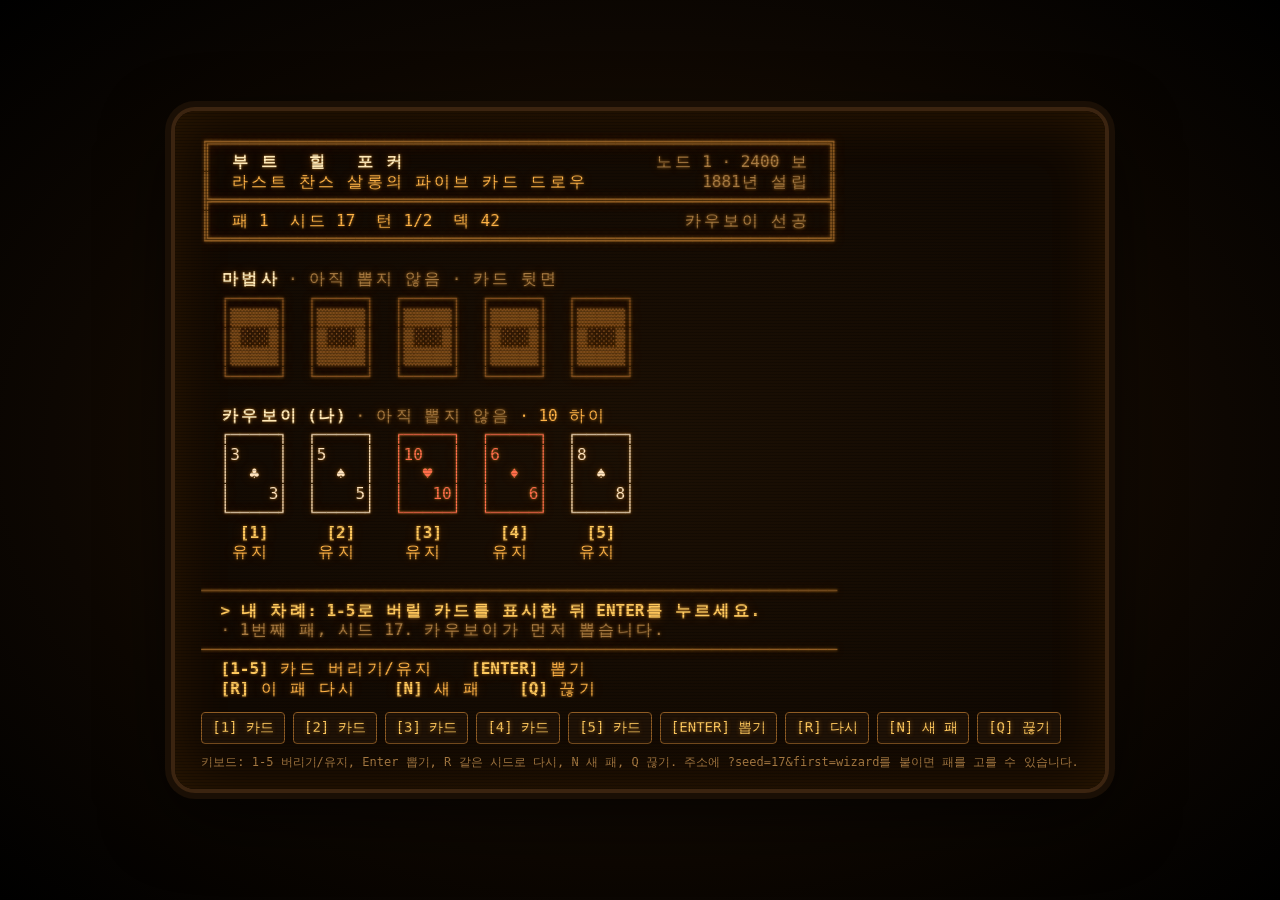
<file: poker/index.html>
<!doctype html>
<html lang="ko">
<head>
  <meta charset="utf-8">
  <meta name="viewport" content="width=device-width, initial-scale=1">
  <title>부트 힐 포커 BBS</title>
  <style>
    .w { display: inline-block; width: 2ch; text-align: center; }
    :root { color-scheme: dark; }
    * { box-sizing: border-box; }
    body {
      margin: 0;
      min-height: 100vh;
      display: grid;
      place-items: center;
      padding: 16px;
      background: radial-gradient(ellipse at center, #2a1706 0%, #0d0702 65%, #000 100%);
      color: #ffb347;
      font-family: ui-monospace, "SFMono-Regular", Menlo, Consolas, "DejaVu Sans Mono", "Liberation Mono", monospace;
    }
    .crt {
      position: relative;
      max-width: 100%;
      padding: 22px 26px 18px;
      border-radius: 20px;
      background: radial-gradient(ellipse at center, #1c1004 0%, #110902 80%);
      box-shadow: 0 0 0 4px #3b2410, 0 0 0 10px #1a0f05, inset 0 0 60px rgba(255, 140, 0, 0.12), 0 24px 70px rgba(0, 0, 0, 0.7);
    }
    .crt::after {
      content: "";
      position: absolute;
      inset: 0;
      border-radius: inherit;
      pointer-events: none;
      background: repeating-linear-gradient(to bottom, transparent 0 2px, rgba(0, 0, 0, 0.22) 2px 3px);
    }
    #screen {
      margin: 0;
      overflow-x: auto;
      white-space: pre;
      font-size: clamp(10px, 1.85vw, 16px);
      line-height: 1.22;
      text-shadow: 0 0 3px rgba(255, 170, 50, 0.6), 0 0 12px rgba(255, 120, 0, 0.25);
    }
    .t-frame { color: #8f5c24; }
    .t-text { color: #ffb347; }
    .t-hi { color: #ffe9b8; font-weight: bold; }
    .t-dim { color: #a77a42; }
    .t-card { color: #ffe3bd; }
    .t-red { color: #ff6e4a; }
    .t-back { color: #7d4b1d; }
    .t-key { color: #ffc95e; font-weight: bold; }
    .t-win { color: #ffd640; font-weight: bold; }
    .t-alert { color: #ff5c3c; font-weight: bold; }
    nav {
      display: flex;
      flex-wrap: wrap;
      gap: 8px;
      margin-top: 14px;
    }
    button {
      font: inherit;
      font-size: 14px;
      color: #ffc95e;
      background: #1f1206;
      border: 1px solid #8f5c24;
      border-radius: 4px;
      padding: 6px 10px;
      cursor: pointer;
      text-shadow: 0 0 4px rgba(255, 170, 50, 0.5);
    }
    button:hover:not(:disabled), button:focus-visible { background: #3a2210; outline: 2px solid #ffc95e; outline-offset: 1px; }
    button[aria-pressed="true"] { color: #ff5c3c; border-color: #ff5c3c; }
    button:disabled { opacity: 0.4; cursor: default; }
    .hint { margin: 10px 0 0; font-size: 12px; color: #a77a42; }
  </style>
</head>
<body>
  <main class="crt">
    <pre id="screen" aria-live="polite">부트 힐에 전화 거는 중... (이 페이지는 JavaScript 모듈이 필요합니다. http로 폴더를 서비스하세요)</pre>
    <nav aria-label="조작">
      <button type="button" data-key="1" aria-pressed="false">[1] 카드</button>
      <button type="button" data-key="2" aria-pressed="false">[2] 카드</button>
      <button type="button" data-key="3" aria-pressed="false">[3] 카드</button>
      <button type="button" data-key="4" aria-pressed="false">[4] 카드</button>
      <button type="button" data-key="5" aria-pressed="false">[5] 카드</button>
      <button type="button" data-key="Enter">[ENTER] 뽑기</button>
      <button type="button" data-key="r">[R] 다시</button>
      <button type="button" data-key="n">[N] 새 패</button>
      <button type="button" data-key="q">[Q] 끊기</button>
    </nav>
    <p class="hint">키보드: 1-5 버리기/유지, Enter 뽑기, R 같은 시드로 다시, N 새 패, Q 끊기. 주소에 ?seed=17&amp;first=wizard를 붙이면 패를 고를 수 있습니다.</p>
  </main>
  <script type="module" src="./app.js"></script>
</body>
</html>
</file>
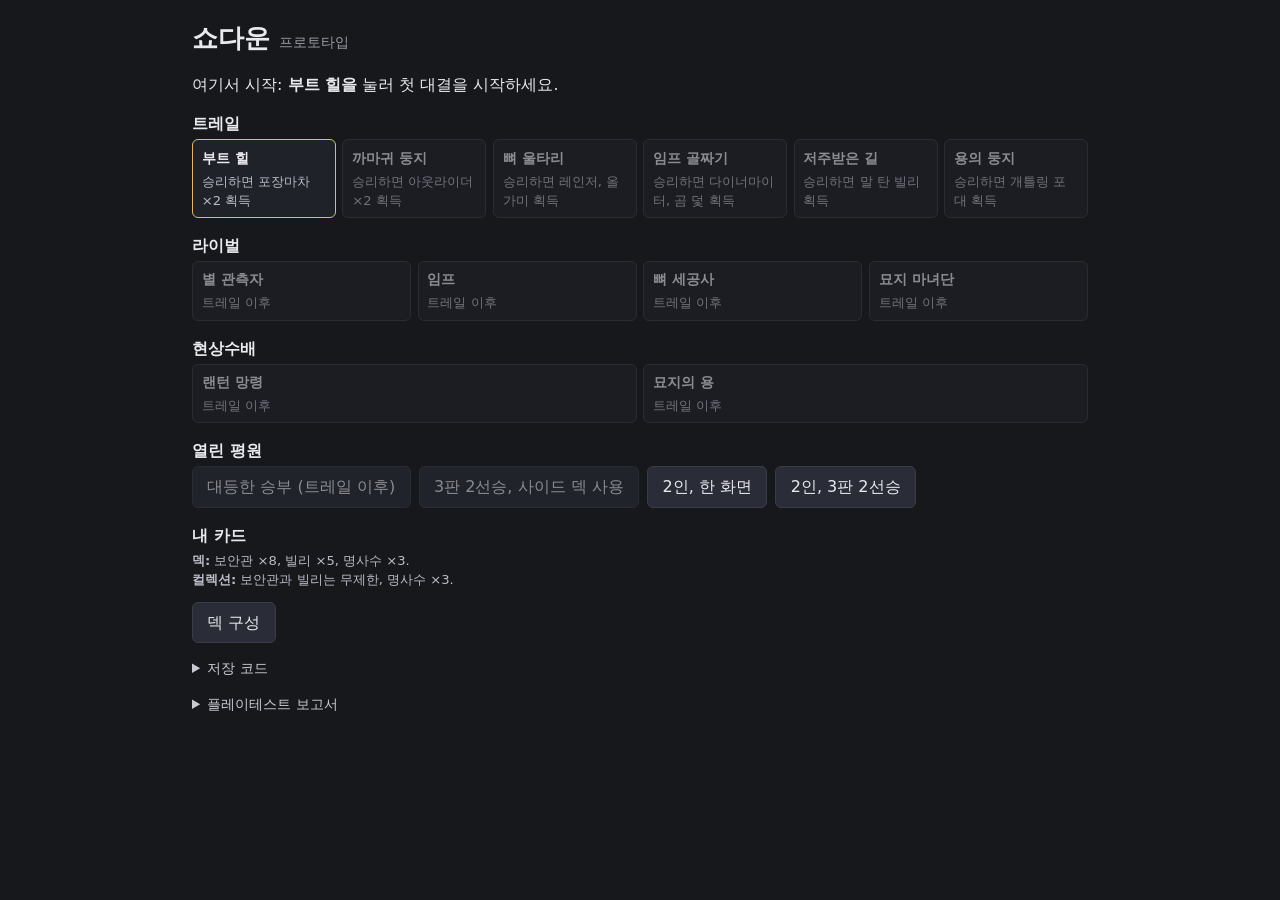
<file: showdown/index.html>
<!doctype html>
<html lang="ko">
<head>
  <meta charset="utf-8">
  <meta name="viewport" content="width=device-width, initial-scale=1">
  <title>쇼다운 | 카우보이 vs 마법사 프로토타입</title>
  <link rel="icon" href="data:,">
  <style>:root { color-scheme: dark; --cowboy: #e8b46a; --wizard: #c4a9f0; --line: #3a3d46; }
body { margin: 0; background: #17181c; color: #e9e9ee; font: 16px/1.45 system-ui, sans-serif; }
main { max-width: 56rem; margin: 0 auto; padding: 1.25rem; }
h1 { margin: 0 0 .5rem; font-size: 1.6rem; } h1 small { font-size: .9rem; color: #9a9ca6; font-weight: 400; }
h2 { font-size: 1rem; margin: 1rem 0 .25rem; }
.rules { margin: 0 0 .75rem; padding-left: 1.25rem; color: #c8c9d1; font-size: .92rem; }
#status { font-weight: 600; margin: .5rem 0; }
#board { display: grid; gap: .5rem; }
.side { display: grid; grid-template-columns: 9rem repeat(3, 1fr); gap: .5rem; align-items: stretch; }
.base, .slot, .card { border: 1px solid var(--line); border-radius: 6px; padding: .6rem; background: #20222a; color: inherit; font: inherit; text-align: left; min-height: 5.25rem; }
/* Tall enough for a preview line, so the board does not jump when a target is picked. */
.side .base, .side .slot { min-height: 9rem; }
.base strong, .slot strong, .card strong { display: block; }
.wizard strong { color: var(--wizard); } .cowboy strong { color: var(--cowboy); }
.orbs { letter-spacing: .12em; } .lost { opacity: .35; }
button { cursor: pointer; } button:disabled { cursor: default; opacity: .55; }
.pick { outline: 2px solid #fff; } .can { border-color: #8fd18f; } .chosen { outline: 2px solid var(--cowboy); }
.note { display: block; font-size: .82rem; color: #b9bbc6; margin-top: .2rem; }
.warn { color: #f0a08a; } .good { color: #9fe09f; }
#prompt { min-height: 1.5rem; margin: .4rem 0; }
#hand { display: flex; gap: .5rem; flex-wrap: wrap; margin-bottom: .5rem; }
/* Cards share the row's width (never narrower than 9rem), so a cost line wraps less and End turn stays on screen. */
#hand .card { flex: 1 1 9rem; max-width: 13rem; }
#log { list-style: none; margin: 0; padding-left: 0; font-size: .92rem; color: #c8c9d1; max-height: 14rem; overflow: auto; }
#log li.turn { margin: .35rem 0 .1rem; font-weight: 600; color: #e9e9ee; }
.result { font-size: 1.2rem; }
.type { display: block; font-size: .78rem; letter-spacing: .03em; color: #9a9ca6; }
.key { display: inline-block; font-size: .78rem; border: 1px solid var(--line); border-radius: 4px; padding: 0 .3rem; margin-top: .15rem; }
/* Card kinds read by their border, as in the graybox: spell double, trap dashed. */
.card.spell { border-style: double; border-width: 4px; } .card.trap { border-style: dashed; border-width: 2px; }
.row { display: flex; gap: .5rem; flex-wrap: wrap; align-items: stretch; margin-bottom: .75rem; }
.row > button:not(.card), #actions button { padding: .5rem .9rem; border-radius: 6px; border: 1px solid var(--line); background: #2a2d37; color: inherit; font: inherit; }
.ladder { list-style: none; display: grid; grid-template-columns: repeat(auto-fit, minmax(9rem, 1fr)); gap: .4rem; margin: 0 0 .6rem; padding: 0; }
.tile { width: 100%; height: 100%; text-align: left; border: 1px solid var(--line); border-radius: 6px; padding: .45rem .55rem; background: #20222a; color: inherit; font: inherit; font-size: .9rem; }
.tile strong { display: block; } .tile .start { color: var(--cowboy); } .tile.open { border-color: var(--cowboy); } .tile.won strong { color: #9fe09f; }
#lesson { font-size: 1.05rem; margin: .4rem 0; }
details { margin-bottom: .5rem; color: #c8c9d1; } summary { cursor: pointer; font-size: .9rem; padding: .2rem 0; }
#reward h2, #claim h2 { margin: .25rem 0; color: var(--cowboy); }
.earned { width: 13rem; }
/* Gear and locations by their border, like spells and traps. */
.card.gear { border-style: dotted; border-width: 3px; } .card.location { border-style: solid; border-width: 1px 1px 5px; }
/* Rarity is a stripe down the left edge, so it reads whatever the card kind is. */
.card.uncommon { box-shadow: inset 4px 0 #8fb6d9; } .card.rare { box-shadow: inset 4px 0 #e8c14a; } .card.legendary { box-shadow: inset 4px 0 #d07ce8, 0 0 0 1px #d07ce8; }
.pack { font-size: 1.05rem; border-color: var(--cowboy) !important; }
.build-row { display: grid; grid-template-columns: 14rem 9rem 9rem 1fr; gap: .75rem; align-items: center; margin-bottom: .4rem; }
.build-row .card { min-height: 0; } .build-row button { width: 2rem; height: 2rem; border-radius: 6px; border: 1px solid var(--line); background: #2a2d37; color: inherit; font: inherit; }
.build-row div > .note { margin: 0 0 .15rem; }
textarea { width: 100%; box-sizing: border-box; background: #20222a; color: inherit; border: 1px solid var(--line); border-radius: 6px; font: .8rem ui-monospace, monospace; }
#curtain { text-align: center; padding: 4rem 1rem; } #curtain p { font-size: 1.3rem; }
#curtain button { padding: .7rem 1.4rem; border-radius: 6px; border: 1px solid var(--cowboy); background: #2a2d37; color: inherit; font: inherit; font-size: 1.1rem; }
[hidden] { display: none !important; }
@media (max-width: 40rem) { .build-row { grid-template-columns: 1fr 1fr; }
  /* On a phone each side is its Base on one full-width line over its three troop slots, and an empty slot is short,
     so the board leaves room for the hand above the turn's buttons. A slot with a troop keeps room for an attack
     preview, so the board does not jump when a target is picked. */
  .side { grid-template-columns: repeat(3, minmax(0, 1fr)); }
  .side .base { grid-column: 1 / -1; min-height: 0; } .side .base strong { display: inline; margin-right: .4rem; }
  .side .slot { min-height: 4rem; } .side .slot:has(strong) { min-height: 13rem; }
  /* A card is as tall as its own text, so a short playable card is not stretched under the turn's buttons. */
  #hand { align-items: flex-start; }
  /* On a phone the hand sits under the prompt, so the turn's buttons stay on screen at the bottom, and focus scrolls clear of them. */
  #actions { position: sticky; bottom: 0; z-index: 1; margin: 0 -1.25rem .75rem; padding: .5rem 1.25rem; background: #17181c; border-top: 1px solid var(--line); gap: .4rem; }
  #actions button { padding: .4rem .6rem; font-size: .9rem; }
  html { scroll-padding-bottom: 7rem; } }
</style>
</head>
<body>
  <main>
    <h1>쇼다운 <small>프로토타입</small></h1>

    <section id="camp" aria-label="캠프">
      <div id="claim" aria-live="polite"></div>
      <h2>트레일</h2>
      <ol id="trail" class="ladder"></ol>
      <h2>라이벌</h2>
      <ol id="rivals" class="ladder"></ol>
      <h2>현상수배</h2>
      <ol id="bounties" class="ladder"></ol>
      <h2>열린 평원</h2>
      <div class="row" id="open"></div>
      <h2>내 카드</h2>
      <p id="collection" class="note"></p>
      <div class="row"><button type="button" id="build">덱 구성</button></div>
      <details>
        <summary>저장 코드</summary>
        <p class="note">진행 상황은 이 브라우저에 저장됩니다. 옮기려면 이 코드를 복사하고, 불러오려면 코드를 붙여넣고 불러오기를 누르세요.</p>
        <textarea id="code" rows="3" aria-label="저장 코드" spellcheck="false"></textarea>
        <div class="row">
          <button type="button" id="load">불러오기</button>
          <button type="button" id="reset">처음부터</button>
          <span id="code-note" class="note" role="status"></span>
        </div>
        <div id="code-preview" data-testid="save-import-preview" role="group" aria-labelledby="code-preview-text" hidden>
          <p id="code-preview-text" class="note"></p>
          <div class="row">
            <button type="button" id="code-replace" data-testid="save-import-replace">내 진행 상황 교체</button>
            <button type="button" id="code-cancel" data-testid="save-import-cancel">취소</button>
          </div>
        </div>
      </details>
      <details>
        <summary>플레이테스트 보고서</summary>
        <p class="note">플레이한 내용과 결과입니다. 전체를 선택해 복사한 뒤 플레이를 요청한 사람에게 보내 주세요.</p>
        <textarea id="report" rows="10" readonly aria-label="플레이테스트 보고서"></textarea>
      </details>
    </section>

    <section id="builder" aria-label="덱 구성" hidden>
      <h2 id="builder-title">덱 구성</h2>
      <p id="builder-note" class="note"></p>
      <div id="builder-rows"></div>
      <p id="builder-problems" role="status"></p>
      <div class="row">
        <button type="button" id="builder-save">덱 저장</button>
        <button type="button" id="builder-cancel">취소</button>
      </div>
    </section>

    <section id="duel" aria-label="대결" hidden>
      <p id="lesson"></p>
      <details id="rules">
        <summary>전체 규칙</summary>
        <ol class="rules">
          <li>모든 공격은 직접 고릅니다. 내 부대를 고른 다음 공격할 적 부대를 고르세요.</li>
          <li>부대의 마지막 구슬을 넘는 피해는 그 주인의 기지에 들어갑니다. 살아남은 부대는 반격합니다.</li>
          <li>기지는 그 편에 부대가 없을 때만 직접 공격할 수 있습니다.</li>
          <li>먼저 카드를 내고 그다음 행동합니다. 한 턴에 부대 1장, 그 밖의 카드(주문·장비·장소) 1장, 함정 1장입니다. 공짜 부대는 도착한 턴에 쉬고, 제물 부대는 바로 공격합니다.</li>
          <li>공격하는 대신 부대는 엄폐할 수 있습니다. 마지막 구슬을 넘는 피해가 기지에 들어가지 않지만 반격도 하지 않습니다.</li>
          <li>함정은 뒤집힌 채 기다리다 다음 적의 공격에 발동합니다.</li>
          <li>장비는 한 부대에 붙어 있습니다. 장소는 판 전체에 하나만 있으며 새 장소가 이전 것을 대체합니다.</li>
          <li>덱이 비면 매 턴 기지의 구슬 하나를 잃습니다.</li>
        </ol>
      </details>
      <p id="status" role="status"></p>
      <div id="reward" aria-live="polite"></div>
      <p id="location" class="note"></p>
      <section id="board" aria-label="판"></section>
      <p id="prompt" aria-live="polite"></p>
      <!-- The hand sits under the prompt that asks for it, before the turn's buttons. -->
      <section id="hand" aria-label="손패"></section>
      <div class="row" id="actions">
        <button type="button" id="end">턴 종료</button>
        <button type="button" id="cover">엄폐</button>
        <button type="button" id="cancel">취소</button>
        <button type="button" id="again">이 대결 다시 시작</button>
        <button type="button" id="leave">캠프로 돌아가기</button>
      </div>
      <section aria-label="진행 기록"><h2>진행 기록</h2><ol id="log"></ol></section>
      <section aria-label="묘지"><h2>묘지</h2>
        <p class="note">카우보이: <span id="cowboy-graveyard"></span></p>
        <p class="note">마법사: <span id="wizard-graveyard"></span></p>
      </section>
      <section aria-label="키워드"><h2>키워드</h2><ul id="keywords" class="rules"></ul></section>
    </section>

    <section id="curtain" aria-label="화면 넘기기" hidden>
      <p id="curtain-text"></p>
      <button type="button" id="ready">준비됐어요</button>
    </section>
  </main>
  <script>(()=>{var it=[{type:"cowboy-sheriff",side:"cowboy",name:"\uBCF4\uC548\uAD00",kind:"troop",stars:2,attack:1,health:3,rarity:"basic",tag:"Lawman",keys:[]},{type:"cowboy-billy",side:"cowboy",name:"\uBE4C\uB9AC",kind:"troop",stars:5,attack:2,health:4,rarity:"basic",tag:"Outlaw",keys:[]},{type:"cowboy-mounted-billy",side:"cowboy",name:"\uB9D0 \uD0C4 \uBE4C\uB9AC",kind:"troop",stars:7,attack:3,health:5,rarity:"rare",tag:"Outlaw",keys:["ride"]},{type:"cowboy-deadeye",side:"cowboy",name:"\uBA85\uC0AC\uC218",kind:"spell",rarity:"common",effect:"shot"},{type:"cowboy-captured-dragon",side:"cowboy",name:"\uC0DD\uD3EC\uD55C \uC6A9",kind:"troop",stars:5,attack:4,health:2,bounty:!0,rarity:"legendary",tag:"Beast",keys:["sweep"]},{type:"cowboy-captured-wraith",side:"cowboy",name:"\uC0DD\uD3EC\uD55C \uB9DD\uB839",kind:"troop",stars:3,attack:2,health:2,bounty:!0,rarity:"legendary",tag:"Undead",keys:["ghostly"]},{type:"cowboy-covered-wagon",side:"cowboy",name:"\uD3EC\uC7A5\uB9C8\uCC28",kind:"troop",stars:4,attack:1,health:4,rarity:"common",tag:"Rig",keys:["guard"]},{type:"cowboy-outrider",side:"cowboy",name:"\uC544\uC6C3\uB77C\uC774\uB354",kind:"troop",stars:3,attack:1,health:3,rarity:"common",tag:"Lawman",keys:["ride"]},{type:"cowboy-dynamiter",side:"cowboy",name:"\uB2E4\uC774\uB108\uB9C8\uC774\uD130",kind:"troop",stars:3,attack:3,health:1,rarity:"uncommon",tag:"Outlaw",keys:["laststand"]},{type:"cowboy-ranger",side:"cowboy",name:"\uB808\uC778\uC800",kind:"troop",stars:5,attack:2,health:4,rarity:"uncommon",tag:"Lawman",keys:["scout"]},{type:"cowboy-gatling-crew",side:"cowboy",name:"\uAC1C\uD2C0\uB9C1 \uD3EC\uB300",kind:"troop",stars:7,attack:4,health:4,rarity:"rare",tag:"Rig",keys:["sweep"]},{type:"cowboy-lasso",side:"cowboy",name:"\uC62C\uAC00\uBBF8",kind:"spell",rarity:"uncommon",effect:"tie"},{type:"wizard-skeleton",side:"wizard",name:"\uD574\uACE8",kind:"troop",stars:1,attack:1,health:3,rarity:"basic",tag:"Undead",keys:[]},{type:"wizard-wizard",side:"wizard",name:"\uB9C8\uBC95\uC0AC",kind:"troop",stars:5,attack:2,health:4,rarity:"uncommon",tag:"Mage",keys:["raise"]},{type:"wizard-dragon",side:"wizard",name:"\uC6A9",kind:"troop",stars:8,attack:3,health:5,rarity:"legendary",tag:"Beast",keys:["sweep"]},{type:"wizard-singularity",side:"wizard",name:"\uD2B9\uC774\uC810",kind:"spell",rarity:"common",effect:"shot"},{type:"wizard-lantern-wraith",side:"wizard",name:"\uB79C\uD134 \uB9DD\uB839",kind:"troop",stars:6,attack:2,health:4,bounty:!0,rarity:"legendary",tag:"Undead",keys:["ghostly"]},{type:"wizard-imp",side:"wizard",name:"\uC784\uD504",kind:"troop",stars:2,attack:3,health:1,rarity:"uncommon",tag:"Fiend",keys:["quickdraw"]},{type:"cowboy-bear-trap",side:"cowboy",name:"\uACF0 \uB36B",kind:"trap",showdownOnly:!0,rarity:"uncommon",effect:"snare"},{type:"cowboy-six-shooter",side:"cowboy",name:"6\uC5F0\uBC1C \uAD8C\uCD1D",kind:"gear",showdownOnly:!0,rarity:"uncommon",effect:"sixshooter"},{type:"cowboy-sheriffs-office",side:"cowboy",name:"\uBCF4\uC548\uAD00 \uC0AC\uBB34\uC18C",kind:"location",showdownOnly:!0,rarity:"rare",effect:"office"},{type:"wizard-bone-wall",side:"wizard",name:"\uBF08 \uBC29\uBCBD",kind:"troop",stars:3,attack:0,health:4,showdownOnly:!0,rarity:"common",tag:"Undead",keys:["guard"]},{type:"wizard-raven-familiar",side:"wizard",name:"\uAE4C\uB9C8\uADC0 \uC0AC\uC5ED\uB9C8",kind:"troop",stars:2,attack:1,health:1,showdownOnly:!0,rarity:"common",tag:"Beast",keys:["scout"]},{type:"wizard-headless-horseman",side:"wizard",name:"\uBAA9 \uC5C6\uB294 \uAE30\uC218",kind:"troop",stars:5,attack:2,health:3,showdownOnly:!0,rarity:"rare",tag:"Undead",keys:["ride"]},{type:"wizard-jack-o-lantern",side:"wizard",name:"\uC7AD\uC624\uB79C\uD134",kind:"troop",stars:1,attack:1,health:1,showdownOnly:!0,rarity:"common",tag:"Fiend",keys:["laststand"]},{type:"wizard-hellfire",side:"wizard",name:"\uC9C0\uC625\uBD88",kind:"spell",showdownOnly:!0,rarity:"uncommon",effect:"hellfire"},{type:"wizard-hex",side:"wizard",name:"\uC800\uC8FC",kind:"trap",showdownOnly:!0,rarity:"uncommon",effect:"hex"},{type:"wizard-bone-armor",side:"wizard",name:"\uBF08 \uAC11\uC637",kind:"gear",showdownOnly:!0,rarity:"uncommon",effect:"bonearmor"},{type:"wizard-boneyard",side:"wizard",name:"\uBF08 \uBB18\uC9C0\uD130",kind:"location",showdownOnly:!0,rarity:"rare",effect:"boneyard"}];var te=Object.freeze({guard:["\uC218\uD638","\uC801\uC740 \uB2E4\uB978 \uBD80\uB300\uB098 \uAE30\uC9C0\uBCF4\uB2E4 \uC774 \uBD80\uB300\uB97C \uBA3C\uC800 \uACF5\uACA9\uD574\uC57C \uD569\uB2C8\uB2E4."],quickdraw:["\uC18D\uC0AC","\uC81C\uBB3C \uC5C6\uC774 \uC18C\uD658\uD574\uB3C4 \uB4F1\uC7A5\uD55C \uD134\uC5D0 \uACF5\uACA9\uD560 \uC218 \uC788\uC2B5\uB2C8\uB2E4."],ride:["\uB3CC\uD30C","\uC218\uD638\uB97C \uAC00\uC9C4 \uC801\uC774 \uC5C6\uB2E4\uBA74 \uC801 \uBD80\uB300\uB97C \uC9C0\uB098\uCCD0 \uAE30\uC9C0\uC5D0 \uC624\uBE0C 1\uAC1C \uD53C\uD574\uB97C \uC904 \uC218 \uC788\uC2B5\uB2C8\uB2E4."],scout:["\uC815\uCC30","\uB4F1\uC7A5\uD558\uBA74 \uCE74\uB4DC\uB97C \uD55C \uC7A5 \uBF51\uC2B5\uB2C8\uB2E4."],raise:["\uC18C\uC0DD","\uB4F1\uC7A5\uD558\uBA74 \uBB18\uC9C0\uC5D0 \uC788\uB294 \uB9C8\uC9C0\uB9C9 \uC5B8\uB370\uB4DC \uBD80\uB300\uAC00 \uC624\uBE0C 1\uAC1C\uB85C \uB3CC\uC544\uC635\uB2C8\uB2E4."],sweep:["\uD729\uC4F8\uAE30","\uBD80\uB300\uB97C \uACF5\uACA9\uD558\uBA74 \uB098\uBA38\uC9C0 \uC801 \uBD80\uB300\uAC00 \uBAA8\uB450 \uC624\uBE0C 1\uAC1C\uB97C \uC783\uC2B5\uB2C8\uB2E4."],laststand:["\uCD5C\uD6C4\uC758 \uC800\uD56D","\uC804\uD22C\uC5D0\uC11C \uC4F0\uB7EC\uC9C0\uBA74 \uC2F8\uC6B4 \uBD80\uB300\uAC00 \uC624\uBE0C 1\uAC1C\uB97C \uC783\uC2B5\uB2C8\uB2E4."],ghostly:["\uC720\uB839\uD654","\uC8FC\uBB38\uC758 \uB300\uC0C1\uC774 \uB420 \uC218 \uC5C6\uC2B5\uB2C8\uB2E4."]}),ce=Object.freeze({basic:["\uAE30\uBCF8",1/0],common:["\uC77C\uBC18",4],uncommon:["\uACE0\uAE09",3],rare:["\uD76C\uADC0",2],legendary:["\uC804\uC124",1]}),J=Object.freeze({shot:{target:!0,text:"\uC801 \uBD80\uB300 \uD558\uB098\uC5D0\uC11C \uC624\uBE0C 1\uAC1C\uB97C \uC81C\uAC70\uD569\uB2C8\uB2E4."},tie:{target:!0,text:"\uC801 \uBD80\uB300 \uD558\uB098\uB97C \uAE30\uC808\uC2DC\uD0B5\uB2C8\uB2E4. \uB2E4\uC74C \uD134\uC5D0 \uACF5\uACA9\uD560 \uC218 \uC5C6\uC2B5\uB2C8\uB2E4."},hellfire:{target:!1,text:"\uBAA8\uB4E0 \uC801 \uBD80\uB300\uC5D0\uC11C \uC624\uBE0C 1\uAC1C\uC529 \uC81C\uAC70\uD569\uB2C8\uB2E4."},snare:{target:!1,text:"\uD568\uC815. \uC801 \uBD80\uB300\uAC00 \uACF5\uACA9\uD558\uBA74 \uBA3C\uC800 \uC624\uBE0C 2\uAC1C\uB97C \uC783\uC2B5\uB2C8\uB2E4. \uADF8\uB85C \uC778\uD574 \uC4F0\uB7EC\uC9C0\uBA74 \uACF5\uACA9\uC740 \uC774\uB8E8\uC5B4\uC9C0\uC9C0 \uC54A\uC2B5\uB2C8\uB2E4."},hex:{target:!1,text:"\uD568\uC815. \uC801 \uBD80\uB300\uAC00 \uACF5\uACA9\uD558\uBA74 \uADF8 \uACF5\uACA9\uC774 \uCDE8\uC18C\uB429\uB2C8\uB2E4."},sixshooter:{attack:1,orbs:0,text:"\uC7A5\uBE44. \uC7A5\uCC29\uD55C \uBD80\uB300\uC758 \uACF5\uACA9\uB825\uC774 +1 \uB429\uB2C8\uB2E4."},bonearmor:{attack:0,orbs:2,text:"\uC7A5\uBE44. \uC7A5\uCC29\uD55C \uBD80\uB300\uAC00 \uC624\uBE0C 2\uAC1C\uB97C \uC5BB\uC2B5\uB2C8\uB2E4."},office:{tag:"Lawman",text:"\uC7A5\uC18C. \uBCF4\uC548\uAD00(Lawman) \uBD80\uB300\uC758 \uACF5\uACA9\uB825\uC774 +1 \uB429\uB2C8\uB2E4."},boneyard:{tag:"Undead",text:"\uC7A5\uC18C. \uC5B8\uB370\uB4DC(Undead) \uBD80\uB300\uC758 \uACF5\uACA9\uB825\uC774 +1 \uB429\uB2C8\uB2E4."}}),eo=({type:e,side:t,name:o,kind:n,stars:a,attack:c,health:r,bounty:s,showdownOnly:d,rarity:i,tag:u,keys:f,effect:w})=>{for(let z of f??[])if(!te[z])throw new Error(`${e} has unknown keyword ${z}`);if(n!=="troop"&&!J[w])throw new Error(`${e} has unknown effect ${w}`);return d?[e,n==="troop"?{side:t,name:o,rarity:i,kind:n,stars:a,attack:c,health:r,tag:u,keys:f,fresh:!0}:{side:t,name:o,rarity:i,kind:n,effect:w,fresh:!0}]:[e,{side:t,name:o,kind:n,stars:a,attack:c,health:r,bounty:!!s,keys:f??[],rarity:i,...n==="troop"?{tag:u}:{effect:w}}]},k=Object.freeze(Object.fromEntries(it.map(eo))),to=e=>e.replace(/-\d+$/,""),v=e=>k[to(e)],Y=(e,t)=>v(e).keys?.includes(t)??!1,de=e=>v(e).stars>=7?2:v(e).stars>=5?1:0,X=Object.freeze({cowboy:{"cowboy-sheriff":4,"cowboy-outrider":2,"cowboy-covered-wagon":2,"cowboy-billy":2,"cowboy-ranger":1,"cowboy-dynamiter":1,"cowboy-mounted-billy":1,"cowboy-deadeye":1,"cowboy-lasso":1,"cowboy-bear-trap":1},wizard:{"wizard-skeleton":4,"wizard-jack-o-lantern":1,"wizard-raven-familiar":1,"wizard-imp":1,"wizard-bone-wall":2,"wizard-wizard":2,"wizard-headless-horseman":1,"wizard-dragon":1,"wizard-singularity":1,"wizard-hellfire":1,"wizard-hex":1}}),ct=(e,t=X[e])=>Object.entries(t).flatMap(([o,n])=>Array.from({length:n},(a,c)=>`${o}-${c+1}`));var ft=3,oo=4,no=6,so=2,ro=1,ao=80,S=e=>e==="cowboy"?"wizard":"cowboy";function Ae(e){let t=e>>>0;return()=>{t=t+1831565813>>>0;let o=t;return o=Math.imul(o^o>>>15,o|1),o^=o+Math.imul(o^o>>>7,o|61),((o^o>>>14)>>>0)/4294967296}}var Le=(e,t,{health:o=v(e).health,paid:n=!1}={})=>({cardId:e,health:o,attacked:!1,stunned:!1,cover:!1,gear:[],arrived:t,ready:n||Y(e,"quickdraw")});function pt(e,{baseOrbs:t=5,first:o,secondPlayerCards:n=ro,decks:a={},opening:c={},arrivals:r={}}={}){let s=Ae(e),d={};for(let f of["cowboy","wizard"]){let w=ct(f,a[f]);for(let L=w.length-1;L>0;L--){let R=Math.floor(s()*(L+1));[w[L],w[R]]=[w[R],w[L]]}let z=t[f]??t,T=Array(ft).fill(null);(c[f]??[]).forEach(({type:L,health:R},A)=>{T[A]=Le(`${L}-0`,0,{health:R})}),d[f]={base:z,baseMax:z,hand:[],deck:w,board:T,traps:[],discard:[]}}let i=s()<.5?"cowboy":"wizard";o??=i;for(let f of["cowboy","wizard"])d[f].hand=d[f].deck.splice(0,oo+(f===o?0:n));let u=["cowboy","wizard"].flatMap(f=>(r[f]??[]).map(w=>({side:f,...w})));return{seed:e,turn:1,active:o,first:o,summonUsed:!1,castUsed:!1,setUsed:!1,attacking:!1,location:null,arrivals:u,result:null,sides:d}}function F(e,t){let o=v(t.cardId),n=t.gear.reduce((c,r)=>c+J[v(r).effect].attack,0),a=e.location&&J[v(e.location.cardId).effect].tag===o.tag?1:0;return o.attack+n+a}var Fe=(e,t)=>!!t&&e.turn>1&&!t.attacked&&!t.stunned&&F(e,t)>0&&!(t.arrived===e.turn&&!t.ready),ht=(e,t)=>t===0?[[]]:e.flatMap((o,n)=>ht(e.slice(n+1),t-1).map(a=>[o,...a]));function io(e,t){let o=e.sides[S(e.active)],n=o.board.flatMap((r,s)=>r?[s]:[]),a=n.filter(r=>Y(o.board[r].cardId,"guard")),c=n.length===0||a.length===0&&Y(e.sides[e.active].board[t].cardId,"ride");return[...a.length?a:n,...c?["base"]:[]]}function ue(e){if(e.result)return[];let t=e.sides[e.active],o=e.sides[S(e.active)],n=[...t.board.keys()],a=[],c=new Set;for(let r of e.attacking?[]:t.hand){let s=v(r);if(!c.has(s.name)){if(c.add(s.name),s.kind==="troop"&&!e.summonUsed){let d=n.filter(i=>t.board[i]);for(let i of ht(d,de(r)))d.length-i.length<ft&&a.push({type:"summon",cardId:r,tributes:i})}if(s.kind==="spell"&&!e.castUsed&&(J[s.effect].target?o.board.forEach((d,i)=>{!d||Y(d.cardId,"ghostly")||s.effect==="tie"&&d.stunned||a.push({type:"spell",cardId:r,target:i})}):o.board.some(Boolean)&&a.push({type:"spell",cardId:r})),s.kind==="gear"&&!e.castUsed)for(let d of n)t.board[d]&&a.push({type:"gear",cardId:r,slot:d});s.kind==="location"&&!e.castUsed&&(!e.location||v(e.location.cardId).name!==s.name)&&a.push({type:"location",cardId:r}),s.kind==="trap"&&!e.setUsed&&t.traps.length<so&&a.push({type:"set",cardId:r})}}for(let r of n){let s=t.board[r];if(Fe(e,s))for(let d of io(e,r))a.push({type:"attack",slot:r,target:d});s&&!s.attacked&&!s.cover&&a.push({type:"cover",slot:r})}return a.push({type:"end"}),a}var co=(e,t)=>JSON.stringify(e)===JSON.stringify(t);function le(e,t){e.discard.push(e.board[t].cardId,...e.board[t].gear),e.board[t]=null}function dt(e){for(let t of["cowboy","wizard"])e.sides[t].base<=0&&(e.result={winner:S(t),reason:"base"})}function lt(e,t,o,{fatigue:n=!1}={}){let a=e.sides[t];if(!a.deck.length){if(!n)return;a.base=Math.max(0,a.base-1),o.push({type:"fatigue",side:t});return}let c=a.deck.shift();a.hand.length>=no?(a.discard.push(c),o.push({type:"burn",side:t,cardId:c})):(a.hand.push(c),o.push({type:"draw",side:t}))}function Ke(e,t,o){let n=e.sides[e.active].board[t],a=e.sides[S(e.active)],c=F(e,n);if(o==="base")return{baseDamage:a.board.some(Boolean)?1:c,targetLeft:null,attackerLeft:n.health};let r=a.board[o],s=Math.max(0,r.health-c),d=r.cover?0:Math.max(0,c-r.health),i=s>0&&!r.cover?Math.max(0,n.health-F(e,r)):n.health;return{baseDamage:d,targetLeft:s,attackerLeft:i}}function lo(e,t,o){let n=e.active,a=e.sides[n],c=S(n),r=e.sides[c],s=a.board[t.slot];if(s.attacked=!0,e.attacking=!0,r.traps.length){let i=r.traps.shift();r.discard.push(i);let u=v(i).effect;u==="snare"&&(s.health=Math.max(0,s.health-2));let f=u==="hex"||s.health===0;if(o.push({type:"trap",side:c,cardId:i,target:s.cardId,left:s.health,stopped:f}),s.health===0&&le(a,t.slot),f)return}let d=Ke(e,t.slot,t.target);if(o.push({type:"attack",side:n,cardId:s.cardId,target:t.target==="base"?"base":r.board[t.target].cardId,covered:t.target!=="base"&&r.board[t.target].cover,hitBack:t.target!=="base"&&d.targetLeft>0&&!r.board[t.target].cover?F(e,r.board[t.target]):0,...d}),t.target!=="base"){let i=r.board[t.target];i.health=d.targetLeft,s.health=d.attackerLeft;for(let[u,f]of[[i,s],[s,i]])u.health===0&&f.health>0&&Y(u.cardId,"laststand")&&(f.health-=1,o.push({type:"laststand",side:u===i?c:n,cardId:u.cardId,target:f.cardId,left:f.health}));if(i.health===0&&le(r,t.target),Y(s.cardId,"sweep")){let u=r.board.flatMap((f,w)=>f&&w!==t.target?[w]:[]);for(let f of u)(r.board[f].health-=1)===0&&le(r,f);u.length&&o.push({type:"sweep",side:n,cardId:s.cardId,count:u.length})}s.health===0&&le(a,t.slot)}r.base=Math.max(0,r.base-d.baseDamage)}function fe(e,t){if(!ue(e).some(i=>co(i,t)))throw new Error(`illegal action ${JSON.stringify(t)}`);let o=structuredClone(e),n=o.active,a=o.sides[n],c=S(n),r=o.sides[c],s=[],d=()=>a.hand.splice(a.hand.indexOf(t.cardId),1);if(t.type==="summon"){for(let u of t.tributes)s.push({type:"tribute",side:n,cardId:a.board[u].cardId}),le(a,u);d(),a.board[a.board.indexOf(null)]=Le(t.cardId,o.turn,{paid:t.tributes.length>0}),o.summonUsed=!0,s.push({type:"summon",side:n,cardId:t.cardId}),Y(t.cardId,"scout")&&lt(o,n,s);let i=Y(t.cardId,"raise")?a.discard.findLastIndex(u=>v(u).kind==="troop"&&v(u).tag==="Undead"):-1;if(i>=0&&a.board.includes(null)){let[u]=a.discard.splice(i,1);a.board[a.board.indexOf(null)]=Le(u,o.turn,{health:1}),s.push({type:"raise",side:n,cardId:u})}}else if(t.type==="spell"){let i=v(t.cardId).effect;d(),a.discard.push(t.cardId),o.castUsed=!0;let u=i==="hellfire"?r.board.flatMap((f,w)=>f?[w]:[]):[t.target];for(let f of u){let w=r.board[f];i==="tie"?w.stunned=!0:w.health-=1,s.push({type:"spell",side:n,cardId:t.cardId,target:w.cardId,left:w.health,stunned:i==="tie"}),w.health===0&&le(r,f)}}else if(t.type==="gear"){let i=a.board[t.slot];d(),i.gear.push(t.cardId),i.health+=J[v(t.cardId).effect].orbs,o.castUsed=!0,s.push({type:"gear",side:n,cardId:t.cardId,target:i.cardId})}else if(t.type==="location")d(),o.location&&o.sides[o.location.side].discard.push(o.location.cardId),o.location={cardId:t.cardId,side:n},o.castUsed=!0,s.push({type:"location",side:n,cardId:t.cardId});else if(t.type==="set")d(),a.traps.push(t.cardId),o.setUsed=!0,s.push({type:"set",side:n});else if(t.type==="cover"){let i=a.board[t.slot];i.cover=i.attacked=!0,o.attacking=!0,s.push({type:"cover",side:n,cardId:i.cardId})}else if(t.type==="attack")lo(o,t,s),dt(o);else{for(let i of a.board)i&&(i.stunned=!1);o.active=c,o.turn+=1,o.summonUsed=o.castUsed=o.setUsed=o.attacking=!1;for(let i of r.board)i&&(i.attacked=i.cover=!1);s.push({type:"turn",side:c,turn:o.turn});for(let i of o.arrivals.filter(u=>u.side===c&&u.turn<=o.turn)){if(!r.board.includes(null))break;r.board[r.board.indexOf(null)]=Le(`${i.type}-0`,o.turn,{health:i.health}),o.arrivals=o.arrivals.filter(u=>u!==i),s.push({type:"summon",side:c,cardId:`${i.type}-0`})}if(o.turn>ao){let[i,u]=[o.sides.cowboy.base,o.sides.wizard.base];o.result={winner:i===u?null:i>u?"cowboy":"wizard",reason:"turn-cap"}}else lt(o,c,s,{fatigue:!0}),dt(o)}return{state:o,events:s}}function ge(e,t){if(e.result)return e.result.winner===t?1e4:e.result.winner===null?0:-1e4;let o=e.sides[t],n=e.sides[S(t)],a=u=>u.board.map(f=>f?F(e,f):0),c={[t]:Math.max(...a(n)),[S(t)]:Math.max(...a(o))},r=(u,f)=>{let w=u.cover?c[f]>u.health?1.5:-1:0;return(2*F(e,u)+u.health+2*v(u.cardId).keys.length)*(u.stunned?.5:1)+w},s=(u,f)=>u.board.reduce((w,z)=>w+(z?r(z,f):0),0),d=o.board.some(Boolean)?0:a(n).reduce((u,f)=>u+f,0),i=e.location?e.location.side===t?2:-2:0;return 8*(o.base-n.base)+s(o,t)-s(n,S(t))-6*d+o.hand.length+3*o.traps.length+i}function uo(e){let t=structuredClone(e);return t.sides[S(e.active)].traps=[],t.sides[e.active].deck.sort(),t}function fo(e,t,o){let n=o.find(a=>(a.type==="draw"||a.type==="burn")&&a.side===t);return n?(n.type==="draw"?e.sides[t].hand.pop():e.sides[t].discard.pop(),n.type==="draw"?1:0):null}function He(e){let t=e.active,o=null,n=new Set;return(function a(c,r,s,d){let i=JSON.stringify([c.sides,c.location,c.summonUsed,c.castUsed,c.setUsed,c.attacking,d]);if(!n.has(i)){n.add(i);for(let u of ue(c)){if(u.type==="cover")continue;let f=c,w=s,z=d;if(u.type!=="end"){let A=fe(c,u);f=A.state;let H=s===null?fo(f,t,A.events):null;H!==null&&([w,z]=[r.length+1,H])}if(u.type!=="end"&&!f.result){a(f,[...r,u],w,z);continue}let T=[...r];if(u.type==="end")for(let A of ue(c).filter(H=>H.type==="cover")){let H=fe(f,A).state;ge(H,t)>ge(f,t)&&([f,T[T.length]]=[H,A])}let L=ge(f,t)+z,R=[...T,u];(!o||L>o.value)&&(o={value:L,plan:w===null?R:R.slice(0,w)})}}})(uo(e),[],null,0),o.plan}function ut(e,t){let o=e.active,n=structuredClone(e);n.sides[S(o)].traps=[];let a=ue(n).filter(s=>s.type!=="end"&&(t>0||s.type!=="cover"));if(t===0){if(!a.length)return{type:"end"};let s=0;for(let d of JSON.stringify(n.sides))s=s*31+d.charCodeAt(0)>>>0;return a[s%a.length]}let c={type:"end"},r=ge(n,o);for(let s of a){let d=ge(fe(n,s).state,o);d>r&&([c,r]=[s,d])}return c}function bt(e,t=2,o){if(e.result)return{state:e,events:[]};let n=e.active;t===1.5&&(t=Math.floor(e.turn/2)%2?1:2);let a=[],c=t===2?He(e):[ut(e,t)];for(;!e.result&&e.active===n;){if(!c.length){if(t!==2)break;c=He(e)}let r=fe(e,c.shift());if(o?.(e,r),e=r.state,a.push(...r.events),e.result||e.active!==n)break;t!==2?c=[ut(e,t)]:r.events.some(s=>s.type==="trap"||(s.type==="draw"||s.type==="burn")&&s.side===n)&&(c=He(e))}return{state:e,events:a}}function wt(e,t){let o=r=>{let{hand:s,deck:d,traps:i,...u}=e.sides[r];return{...structuredClone(u),handCount:s.length,deckCount:d.length,trapCount:i.length,...r===t?{hand:[...s],traps:[...i]}:{}}},{sides:n,seed:a,...c}=e;return{...structuredClone(c),viewer:t,sides:{[t]:o(t),[S(t)]:o(S(t))}}}var Vo=Object.freeze({turn:{fields:["side","turn"],shows:"The turn passes to `side`. Its troops stand up: they may act again and leave cover."},draw:{fields:["side"],shows:"One card moves from that side's deck to its hand, face down to the other side."},burn:{fields:["side","cardId"],shows:"That side's hand was full: the drawn card is shown and goes to its graveyard."},fatigue:{fields:["side"],shows:"That side's deck is empty: its Base loses one orb."},tribute:{fields:["side","cardId"],shows:"One of that side's troops leaves the board for the graveyard as payment."},summon:{fields:["side","cardId"],shows:"A troop arrives on that side's first empty slot: played from the hand, or a boss landing on its turn."},raise:{fields:["side","cardId"],shows:"A troop returns from that side's graveyard to its first empty slot with 1 orb."},spell:{fields:["side","cardId","target","left","stunned"],shows:"A spell hits one troop: it drops to `left` orbs (defeated at 0), or is stunned. One event per troop hit."},gear:{fields:["side","cardId","target"],shows:"A piece of gear is fixed to one of that side's troops and stays on it."},location:{fields:["side","cardId"],shows:"A location takes the table's one location slot; any location there leaves for its owner's graveyard."},set:{fields:["side"],shows:"That side puts one card face down in a trap slot. The card is not named."},cover:{fields:["side","cardId"],shows:"A troop takes cover until its owner's next turn."},trap:{fields:["side","cardId","target","left","stopped"],shows:"A face-down card of `side` is revealed and springs on the attacking troop. `stopped` means the attack never lands."},attack:{fields:["side","cardId","target","covered","hitBack","baseDamage","targetLeft","attackerLeft"],shows:"A troop strikes a troop or the Base. The target drops to `targetLeft`, a surviving target outside cover hits back with its attack, `hitBack`, and `baseDamage` orbs leave the defending Base."},laststand:{fields:["side","cardId","target","left"],shows:"A troop defeated in a fight takes one orb off the troop that fought it."},sweep:{fields:["side","cardId","count"],shows:"After its attack, the troop's sweep takes one orb from each of the other enemy troops."}});var po={\uC744:["\uC744","\uB97C"],\uC774:["\uC774","\uAC00"],\uC740:["\uC740","\uB294"],\uC73C\uB85C:["\uC73C\uB85C","\uB85C"]};function x(e,t){let o=String(e).replace(/<[^>]*>|[\s)\]]+$/g,""),n=o.charCodeAt(o.length-1),a;n>=44032&&n<=55203?a=(n-44032)%28:/[0136780]/.test(o.slice(-1))?a=1:a=0;let[c,r]=po[t];return`${e}${t==="\uC73C\uB85C"&&a===8?"\uB85C":a?c:r}`}var qe=Object.freeze({"cowboy-sheriff":8,"cowboy-billy":5,"cowboy-deadeye":3}),C=Object.freeze([{id:"boot-hill",name:"\uBD80\uD2B8 \uD790",lesson:"\uB9C8\uBC95\uC0AC \uAE30\uC9C0\uC758 \uC624\uBE0C\uB97C \uBAA8\uB450 \uC5C6\uC560\uBA74 \uC2B9\uB9AC\uD569\uB2C8\uB2E4. \uB9C8\uBC95\uC0AC\uC5D0\uAC8C \uBD80\uB300\uAC00 \uC5C6\uC744 \uB54C\uB9CC \uAE30\uC9C0\uB97C \uACF5\uACA9\uD560 \uC218 \uC788\uC2B5\uB2C8\uB2E4. \uB0B4 \uBD80\uB300 \uD558\uB098\uB97C \uACE0\uB978 \uB4A4, \uADF8 \uBD80\uB300\uAC00 \uB54C\uB9B4 \uC801 \uBD80\uB300\uB97C \uACE0\uB974\uC138\uC694.",level:0,base:3,first:"cowboy",deck:{"wizard-skeleton":16},reward:[["cowboy-covered-wagon","cowboy-sheriff",2]]},{id:"raven-roost",name:"\uAE4C\uB9C8\uADC0 \uB465\uC9C0",lesson:"\uC774\uC81C \uC801 \uCE74\uB4DC\uC5D0 \uD0A4\uC6CC\uB4DC\uAC00 \uC0DD\uAE41\uB2C8\uB2E4. \uBCF4\uB4DC \uC544\uB798\uC5D0 \uB098\uC5F4\uB429\uB2C8\uB2E4. \uC7AD\uC624\uB79C\uD134\uC740 \uCD5C\uD6C4\uC758 \uC800\uD56D\uC744 \uAC00\uC9D1\uB2C8\uB2E4. \uC804\uD22C\uC5D0\uC11C \uC4F0\uB7EC\uC9C0\uBA74 \uB0B4 \uBD80\uB300\uAC00 \uC624\uBE0C 1\uAC1C\uB97C \uC783\uC2B5\uB2C8\uB2E4.",level:0,base:4,first:"cowboy",deck:{"wizard-skeleton":9,"wizard-raven-familiar":4,"wizard-jack-o-lantern":3},reward:[["cowboy-outrider","cowboy-sheriff",2]]},{id:"bone-fence",name:"\uBF08 \uC6B8\uD0C0\uB9AC",lesson:"\uBF08 \uBC29\uBCBD\uC740 \uC218\uD638\uB97C \uAC00\uC9D1\uB2C8\uB2E4. \uBA3C\uC800 \uC4F0\uB7EC\uB728\uB824\uC57C \uD569\uB2C8\uB2E4. \uC801 \uB9C8\uBC95\uC0AC\uB294 \uBB18\uC9C0\uC5D0\uC11C \uD574\uACE8\uC744 \uC18C\uC0DD\uC2DC\uD0B5\uB2C8\uB2E4.",level:0,base:4,first:"cowboy",deck:{"wizard-skeleton":8,"wizard-bone-wall":3,"wizard-wizard":3,"wizard-singularity":2},reward:[["cowboy-ranger","cowboy-billy",1],["cowboy-lasso","cowboy-deadeye",1]]},{id:"imp-hollow",name:"\uC784\uD504 \uACE8\uC9DC\uAE30",lesson:"\uC784\uD504\uB294 \uB4F1\uC7A5\uD55C \uD134\uC5D0 \uACF5\uACA9\uD569\uB2C8\uB2E4. \uAE30\uC9C0 \uC55E\uC5D0 \uBD80\uB300 \uD558\uB098\uB97C \uC138\uC6CC \uB450\uC138\uC694.",level:1,base:4,first:"cowboy",deck:{"wizard-skeleton":6,"wizard-imp":3,"wizard-jack-o-lantern":3,"wizard-singularity":2,"wizard-hellfire":2},reward:[["cowboy-dynamiter","cowboy-sheriff",1],["cowboy-bear-trap","cowboy-deadeye",1]]},{id:"hexed-mile",name:"\uC800\uC8FC\uBC1B\uC740 \uAE38",lesson:"\uB4B7\uBA74 \uCE74\uB4DC\uB294 \uD568\uC815\uC785\uB2C8\uB2E4. \uB2E4\uC74C \uACF5\uACA9 \uB54C \uBC1C\uB3D9\uD569\uB2C8\uB2E4. \uAC12\uC2FC \uBD80\uB300\uB97C \uBA3C\uC800 \uBCF4\uB0B4\uC138\uC694.",level:1,base:4,first:"cowboy",deck:{"wizard-skeleton":6,"wizard-wizard":3,"wizard-headless-horseman":2,"wizard-bone-wall":2,"wizard-hex":2,"wizard-singularity":1},reward:[["cowboy-mounted-billy","cowboy-billy",1]]},{id:"dragons-roost",name:"\uC6A9\uC758 \uB465\uC9C0",lesson:"\uB9C8\uB140\uB2E8 \uC804\uC6D0, \uADF8\uB9AC\uACE0 \uC6A9. \uC9C0\uAE08\uAE4C\uC9C0 \uC5BB\uC740 \uBAA8\uB4E0 \uAC83\uC774 \uB371\uC5D0 \uB4E4\uC5B4 \uC788\uC2B5\uB2C8\uB2E4.",level:1.5,base:4,first:"cowboy",deck:X.wizard,reward:[["cowboy-gatling-crew","cowboy-billy",1]]}]),Ce=2;var oe=16,$e=4,ho=3,bo=3,P=Object.freeze([{id:"stargazer",name:"\uBCC4 \uAD00\uCE21\uC790",lesson:"\uC8FC\uBB38\uACFC \uB4B7\uBA74 \uCE74\uB4DC\uB85C \uC2F8\uC6C1\uB2C8\uB2E4. \uC774\uAE30\uBA74 \uCCAB \uC7A5\uBE44\uB97C \uC5BB\uC2B5\uB2C8\uB2E4. \uBD80\uB300 \uD558\uB098\uAC00 \uC7A5\uCC29\uD558\uB294 \uCE74\uB4DC\uC785\uB2C8\uB2E4.",level:1,base:5,first:"cowboy",reward:["cowboy-six-shooter"],packs:1,deck:{"wizard-skeleton":4,"wizard-raven-familiar":2,"wizard-wizard":3,"wizard-singularity":3,"wizard-hellfire":2,"wizard-hex":2}},{id:"imp",name:"\uC784\uD504",lesson:"\uBE60\uB974\uACE0 \uBB34\uBAA8\uD569\uB2C8\uB2E4. \uC5C4\uD3D0\uD55C \uBD80\uB300\uB294 \uAE30\uC9C0\uC5D0 \uB4E4\uC5B4\uC624\uB294 \uD070 \uD53C\uD574\uB97C \uB9C9\uC544 \uC90D\uB2C8\uB2E4. \uC774\uAE30\uBA74 \uCCAB \uC7A5\uC18C\uB97C \uC5BB\uC2B5\uB2C8\uB2E4.",level:1,base:5,reward:["cowboy-sheriffs-office"],packs:1,deck:{"wizard-imp":3,"wizard-jack-o-lantern":3,"wizard-skeleton":4,"wizard-headless-horseman":2,"wizard-singularity":2,"wizard-bone-armor":1,"wizard-hex":1}},{id:"bonewright",name:"\uBF08 \uC138\uACF5\uC0AC",lesson:"\uADF8\uC758 \uBB18\uC9C0\uD130\uB294 \uBAA8\uB4E0 \uC5B8\uB370\uB4DC\uB97C \uB354 \uAC15\uD558\uAC8C \uB9CC\uB4ED\uB2C8\uB2E4. \uC9C1\uC811 \uC5BB\uC740 \uC7A5\uC18C\uAC00 \uADF8\uAC83\uC744 \uB300\uCCB4\uD569\uB2C8\uB2E4.",level:1.5,base:4,first:"cowboy",reward:[],packs:1,deck:{"wizard-skeleton":5,"wizard-bone-wall":3,"wizard-wizard":3,"wizard-headless-horseman":2,"wizard-boneyard":2,"wizard-bone-armor":1}},{id:"coven",name:"\uBB18\uC9C0 \uB9C8\uB140\uB2E8",lesson:"\uB9C8\uBC95\uC0AC\uAC00 \uAC00\uC9C4 \uBAA8\uB4E0 \uAC83\uC744, \uCD5C\uB300\uD55C \uC798 \uC6B4\uC6A9\uD569\uB2C8\uB2E4.",level:2,base:4,first:"cowboy",reward:[],packs:2,deck:{...X.wizard,"wizard-skeleton":3,"wizard-boneyard":1}}]),V=Object.freeze([{id:"lantern-wraith",name:"\uB79C\uD134 \uB9DD\uB839",boss:"wizard-lantern-wraith",reward:"cowboy-captured-wraith",entrance:"board",lesson:"\uD604\uC0C1 \uC218\uBC30: \uB79C\uD134 \uB9DD\uB839. \uCC98\uC74C\uBD80\uD130 \uBCF4\uB4DC\uC5D0 \uC11C \uC788\uC73C\uBA70 \uC8FC\uBB38\uC774 \uD1B5\uD558\uC9C0 \uC54A\uC2B5\uB2C8\uB2E4.",hunts:[{level:1,base:4,orbs:4},{level:1,base:4,orbs:5},{level:1.5,base:4,orbs:6},{level:1.5,base:4,orbs:7},{level:2,base:4,orbs:8}],deck:{"wizard-skeleton":6,"wizard-jack-o-lantern":3,"wizard-raven-familiar":2,"wizard-bone-wall":2,"wizard-singularity":2,"wizard-hex":1}},{id:"graveyard-dragon",name:"\uBB18\uC9C0\uC758 \uC6A9",boss:"wizard-dragon",reward:"cowboy-captured-dragon",entrance:"lands",lands:4,lesson:"\uD604\uC0C1 \uC218\uBC30: \uBB18\uC9C0\uC758 \uC6A9. \uB9C8\uBC95\uC0AC\uC758 \uB450 \uBC88\uC9F8 \uD134\uC5D0 \uB0B4\uB824\uC549\uC2B5\uB2C8\uB2E4. \uADF8 \uC804\uC5D0 \uBD80\uB300\uB97C \uB0B4\uBCF4\uB0B4\uC138\uC694. \uC6A9\uC758 \uBD88\uAE38\uC774 \uD55C \uC904\uC744 \uBAA8\uB450 \uD729\uC4F8\uC5B4 \uBC84\uB9BD\uB2C8\uB2E4.",hunts:[{level:1,base:4,orbs:2},{level:1,base:4,orbs:3},{level:1.5,base:4,orbs:3},{level:1.5,base:4,orbs:4},{level:2,base:4,orbs:4}],deck:{"wizard-skeleton":9,"wizard-raven-familiar":2,"wizard-jack-o-lantern":2,"wizard-wizard":2,"wizard-singularity":1}}]),K=5,wo=e=>k[e].rarity==="basic",Me=e=>ce[k[e].rarity][1],Te=e=>Object.values(e).reduce((t,o)=>t+o,0),Q=(e,t,o=1)=>({...e,[t]:(e[t]??0)+o}),pe=()=>({v:2,wins:0,losses:{},collection:{"cowboy-deadeye":qe["cowboy-deadeye"]},deck:{...qe},side:{},rivals:[],hunts:{},openWins:0,packs:0,rolls:0,offer:null}),q=(e,t)=>wo(t)?1/0:e.collection[t]??0,U=e=>e.wins>=C.length;function De(e,t,o={}){let n=[];Te(t)!==oe&&n.push(`\uB371\uC740 \uC815\uD655\uD788 ${oe}\uC7A5\uC774\uC5B4\uC57C \uD569\uB2C8\uB2E4. \uC774 \uB371\uC740 ${Te(t)}\uC7A5\uC785\uB2C8\uB2E4.`),Te(o)>$e&&n.push(`\uC0AC\uC774\uB4DC \uB371\uC740 \uCD5C\uB300 ${$e}\uC7A5\uC785\uB2C8\uB2E4. \uC774 \uC0AC\uC774\uB4DC \uB371\uC740 ${Te(o)}\uC7A5\uC785\uB2C8\uB2E4.`);for(let a of new Set([...Object.keys(t),...Object.keys(o)])){let c=(t[a]??0)+(o[a]??0),r=k[a];[t[a]??0,o[a]??0].every(s=>Number.isInteger(s)&&s>=0)||n.push(`${a}: \uB371\uC5D0\uB294 \uC628\uC804\uD55C \uCE74\uB4DC \uC7A5\uC218\uB9CC \uB4E4\uC5B4\uAC11\uB2C8\uB2E4.`),!r||r.side!=="cowboy"?n.push(`${x(a,"\uC740")} \uCE74\uC6B0\uBCF4\uC774 \uCE74\uB4DC\uAC00 \uC544\uB2D9\uB2C8\uB2E4.`):c>q(e,a)?n.push(`${r.name} \uBCF4\uC720 \uC218\uB7C9\uC740 ${q(e,a)}\uC7A5\uC774\uBA70 ${c}\uC7A5\uC740 \uB123\uC744 \uC218 \uC5C6\uC2B5\uB2C8\uB2E4.`):c>Me(a)&&n.push(`${x(r.name,"\uC740")} ${ce[r.rarity][0]} \uB4F1\uAE09\uC785\uB2C8\uB2E4: \uB371\uACFC \uC0AC\uC774\uB4DC \uB371\uC744 \uD569\uCCD0 \uCD5C\uB300 ${Me(a)}\uC7A5\uC785\uB2C8\uB2E4.`)}return n}function mt(e,t,o={}){let n=De(e,t,o);if(n.length)throw new Error(n.join(" "));let a=c=>Object.fromEntries(Object.entries(c).filter(([,r])=>r>0));return{...e,deck:a(t),side:a(o)}}function kt(e){let t=[];C.forEach((o,n)=>t.push({id:"trail",kind:"trail",index:n,name:o.name,state:n<e.wins?"won":n===e.wins?"open":"locked"})),P.forEach((o,n)=>t.push({id:`rival:${o.id}`,kind:"rival",name:o.name,state:e.rivals.includes(o.id)?"won":U(e)&&e.rivals.length>=n?"open":"locked"}));for(let o of V){let n=e.hunts[o.id]??0;t.push({id:`hunt:${o.id}`,kind:"hunt",name:o.name,cleared:n,state:n>=K?"won":U(e)?"open":"locked"})}return t.push({id:"open",kind:"open",name:"\uC5F4\uB9B0 \uBC8C\uD310",state:U(e)?"open":"locked"}),t}function ve(e,t,o=e.deck){if(e.offer)return null;let[n,a]=t.split(":"),c=Math.min(e.losses[t]??0,Ce);if(n==="trail"){let r=C[e.wins];return r?{id:t,kind:n,battlefield:r.id,name:r.name,lesson:r.lesson,level:r.level,options:{decks:{cowboy:o,wizard:r.deck},baseOrbs:{cowboy:5+c,wizard:r.base},first:r.first}}:null}if(!U(e))return null;if(n==="rival"){let r=P.findIndex(d=>d.id===a);if(r<0||r>e.rivals.length)return null;let s=P[r];return{id:t,kind:n,name:s.name,lesson:s.lesson,level:s.level,options:{decks:{cowboy:o,wizard:s.deck},baseOrbs:{cowboy:5+c,wizard:s.base},...s.first?{first:s.first}:{}}}}if(n==="hunt"){let r=V.find(i=>i.id===a),s=e.hunts[a]??0;if(!r||s>=K)return null;let d=r.hunts[s];return{id:t,kind:n,name:`${r.name}, \uC0AC\uB0E5 ${s+1}/${K}`,lesson:r.lesson,level:d.level,options:{decks:{cowboy:o,wizard:r.deck},baseOrbs:{cowboy:5+c,wizard:d.base},first:"cowboy",...r.entrance==="board"?{opening:{wizard:[{type:r.boss,health:d.orbs}]}}:{arrivals:{wizard:[{type:r.boss,turn:r.lands,health:d.orbs}]}}}}}return n==="open"?{id:t,kind:n,name:"\uC5F4\uB9B0 \uBC8C\uD310",lesson:"\uB9C8\uB140\uB2E8 \uC804\uCCB4\uB97C \uC0C1\uB300\uB85C \uD558\uB294 \uB3D9\uB4F1\uD55C \uB300\uACB0\uC785\uB2C8\uB2E4. \uB9C8\uBC95\uC0AC\uB294 \uB9E4 \uD134\uC744 \uACC4\uD68D\uD569\uB2C8\uB2E4.",level:2,options:{decks:{cowboy:o,wizard:X.wizard}}}:null}function gt(e,{met:t=!1}={}){let o=P.filter(n=>!e.rivals.includes(n.id)).flatMap(n=>n.reward);return Object.keys(k).filter(n=>k[n].side==="cowboy"&&!["basic","legendary"].includes(k[n].rarity)&&q(e,n)<Me(n)&&(!t||q(e,n)>0)&&!o.includes(n))}var yt={common:6,uncommon:3,rare:1};function Ge(e,t){let o=t*e.reduce((n,a)=>n+yt[k[a].rarity],0);return e.find(n=>(o-=yt[k[n].rarity])<0)??e.at(-1)}function Je(e,t,o){let n={cards:[],packs:0,captured:null},[a,c]=t.split(":");if(!o)return{save:a==="open"?e:{...e,losses:Q(e.losses,t)},earned:n};let r={...e,losses:{...e.losses,[t]:0}};if(a==="trail"){let{deck:f,collection:w}=r;for(let[z,T,L]of C[e.wins].reward){w=Q(w,z,L);let R=Math.min(L,f[T]??0);f=Q(Q(f,T,-R),z,R),n.cards.push([z,L])}r={...r,deck:Object.fromEntries(Object.entries(f).filter(([,z])=>z>0)),collection:w,wins:e.wins+1},U(r)&&(n.packs=1)}else if(a==="rival"&&!e.rivals.includes(c)){let f=P.find(w=>w.id===c);for(let w of f.reward)r={...r,collection:Q(r.collection,w)},n.cards.push([w,1]);r={...r,rivals:[...e.rivals,c]},n.packs=f.packs}else if(a==="hunt"){let f=(e.hunts[c]??0)+1;r={...r,hunts:{...e.hunts,[c]:f}},f===K&&(n.captured=V.find(w=>w.id===c).reward,r={...r,collection:Q(r.collection,n.captured)})}else a==="open"&&(r={...r,openWins:e.openWins+1},r.openWins%bo===0&&(n.packs=1));r={...r,packs:r.packs+n.packs};let s=Ae(r.rolls+1),d=gt(r,{met:!U(r)}),i=d.length>=2?Ge(d,s()):null,u=i?[i,Ge(d.filter(f=>f!==i),s())]:null;return{save:{...r,rolls:r.rolls+1,offer:u},earned:n}}function $t(e,t){if(!e.offer?.includes(t))throw new Error(`${t} is not on offer`);return{...e,collection:Q(e.collection,t),offer:null}}function vt(e){if(e.packs<1)throw new Error("no pack to open");let t=Ae(e.rolls+1),o={...e,packs:e.packs-1,rolls:e.rolls+1},n=[];for(let a=0;a<ho;a++){let c=gt(o),r=c.filter(d=>k[d].rarity!=="common");if(a===0&&r.length&&(c=r),!c.length)break;let s=Ge(c,t());n.push(s),o={...o,collection:Q(o.collection,s)}}return{save:o,cards:n}}function xe(e){try{if(e&&e.v===void 0&&Number.isInteger(e.wins)){let s=pe();for(let d=0;d<Math.min(Math.max(e.wins,0),C.length);d++)s={...Je(s,"trail",!0).save,offer:null};return!U(s)&&Number.isInteger(e.losses)&&e.losses>0&&(s={...s,losses:{...s.losses,trail:e.losses}}),s}let t=s=>Object.entries(s).every(([d,i])=>k[d]&&Number.isInteger(i)&&i>=0),o=s=>Number.isInteger(s)&&s>=0;if(e?.v!==2||!o(e.wins)||e.wins>C.length||!o(e.openWins)||!o(e.packs)||!o(e.rolls)||![e.collection,e.deck,e.side,e.hunts,e.losses].every(s=>s&&typeof s=="object")||!t(e.collection)||!t(e.deck)||!t(e.side)||!Array.isArray(e.rivals)||!e.rivals.every(s=>P.some(d=>d.id===s))||!Object.entries(e.hunts).every(([s,d])=>V.some(i=>i.id===s)&&o(d)&&d<=K)||!Object.values(e.losses).every(o)||!(e.offer===null||Array.isArray(e.offer)&&e.offer.length===2&&e.offer.every(s=>k[s]?.side==="cowboy")))return pe();let n={v:2,wins:e.wins,losses:e.losses,collection:e.collection,deck:e.deck,side:e.side,rivals:e.rivals,hunts:e.hunts,openWins:e.openWins,packs:e.packs,rolls:e.rolls,offer:e.offer},a=s=>k[s].side==="cowboy"&&k[s].rarity!=="basic",c=s=>V.some(d=>d.reward===s&&n.hunts[d.id]===K);return!(Object.entries(n.collection).every(([s,d])=>a(s)&&d<=Me(s)&&(k[s].rarity!=="legendary"||d===0||c(s)))&&n.rivals.every((s,d)=>s===P[d].id)&&(U(n)||!n.rivals.length&&!Object.values(n.hunts).some(Boolean)&&!n.openWins)&&(!n.offer||n.offer.every(s=>a(s)&&k[s].rarity!=="legendary")))||De(n,n.deck,n.side).length?pe():n}catch{return pe()}}var yo=300,zt=(e,t)=>[...e,t].slice(-yo),xt=e=>e<90?`${Math.round(e)} s`:`${Math.round(e/60)} min`;function mo(e){let t=[];return e.forEach((o,n)=>{let a=t.at(-1);a&&a.build===o.build?a.to=n+1:t.push({build:o.build,from:n+1,to:n+1})}),t.map(({build:o,from:n,to:a})=>`${n===a?n:`${n}-${a}`} ${o?`on ${o}`:"build not recorded"}`).join("; ")}function It(e,t,o={}){if(!e.length)return"No duel has been finished yet.";let n=e.filter(i=>i.won).length,a=e.reduce((i,u)=>i+u.seconds,0),c=Object.values(t.hunts).reduce((i,u)=>i+u,0),r={};for(let i of e)i.won||(r[i.name]=(r[i.name]??0)+1);let s=Object.entries(r).sort((i,u)=>u[1]-i[1])[0],d=e.findIndex(i=>!i.won);return["Showdown playtest report",`Finished ${e.length} duel${e.length===1?"":"s"} in ${xt(a)} of play: won ${n}, lost ${e.length-n}.`,`Reached: Trail ${Math.min(t.wins,C.length)} of ${C.length} won, rivals ${t.rivals.length} of ${P.length}, Wanted hunts ${c} of ${V.length*K}, even-match wins ${t.openWins}.`,d<0?"Never lost.":`First loss: duel ${d+1}, ${e[d].name}.`,s?`Lost most often: ${s[0]}, ${s[1]} time${s[1]===1?"":"s"}.`:"",`Opened "All the rules" during ${e.filter(i=>i.rules).length} of ${e.length} duels.`,`Cards in the deck now: ${Object.entries(t.deck).map(([i,u])=>`${i.replace(/^cowboy-/,"")} x${u}`).join(", ")}.`,..."build"in o?[`This report is from game build ${o.build??"not identified"}.`,`Duels by build: ${mo(e)}.`,"Reached and the deck are the saved career, which can include duels finished on other builds or before this log began."]:[],"","Duel by duel:",...e.map((i,u)=>`${u+1}. ${i.name}: ${i.won?"won":"lost"} in ${i.turns} turns, ${xt(i.seconds)}${i.rules?", read the rules":""}`)].filter((i,u,f)=>i!==""||f[u+1]==="Duel by duel:").join(`
`)}var ko=16384,go=["v","wins","losses","collection","deck","side","rivals","hunts","openWins","packs","rolls","offer"],Ye=e=>e!==null&&typeof e=="object"&&!Array.isArray(e),$o=(e,t)=>Object.keys(e).length===t.length&&t.every(o=>Object.hasOwn(e,o)),vo=e=>Ye(e)&&Object.values(e).every(Number.isInteger),Ot=e=>Array.isArray(e)&&e.every(t=>typeof t=="string"),xo=e=>[e.wins,e.openWins,e.packs,e.rolls].every(Number.isInteger)&&[e.losses,e.collection,e.deck,e.side,e.hunts].every(vo)&&Ot(e.rivals)&&(e.offer===null||Ot(e.offer)),Ne=e=>Array.isArray(e)?e.map(Ne):Ye(e)?Object.fromEntries(Object.keys(e).sort().map(t=>[t,Ne(e[t])])):e,Ve=(e,t)=>JSON.stringify(Ne(e))===JSON.stringify(Ne(t)),zo=e=>`\\u${e.charCodeAt(0).toString(16).padStart(4,"0")}`,St=e=>btoa(JSON.stringify(e).replace(/[^\x00-\xff]/g,zo));function jt(e){if(typeof e!="string")return{ok:!1,reason:"That is not a save code."};let t=e.replace(/\s+/g,"");if(!t)return{ok:!1,reason:"Paste a save code first."};if(t.length>ko)return{ok:!1,reason:"That code is too long to be a save code."};if(!/^[A-Za-z0-9+/]+={0,2}$/.test(t)||t.length%4!==0)return{ok:!1,reason:"That is not a save code."};let o;try{o=JSON.parse(atob(t))}catch{return{ok:!1,reason:"That is not a save code."}}if(!Ye(o))return{ok:!1,reason:"That is not a save code."};if(o.v===void 0){let a=r=>Number.isInteger(r)&&r>=0;return Object.keys(o).every(r=>r==="wins"||r==="losses")&&a(o.wins)&&o.wins<=C.length&&(o.losses===void 0||a(o.losses))?{ok:!0,save:xe(o),legacy:!0}:{ok:!1,reason:"That is not a save code."}}if(Number.isInteger(o.v)&&o.v>2)return{ok:!1,reason:"That code is from a newer version of the game."};if(o.v!==2||!$o(o,go)||!xo(o))return{ok:!1,reason:"That is not a save code."};let n=xe(o);return Ve(n,o)?{ok:!0,save:n,legacy:!1}:{ok:!1,reason:"That save code is damaged or does not follow the rules."}}var Io=e=>Object.values(e).reduce((t,o)=>t+o,0);function Ze(e){let t=Object.values(e.hunts).reduce((o,n)=>o+n,0);return[`Trail ${e.wins} of ${C.length} won`,`${e.rivals.length} rivals beaten`,`${t} bounty hunts cleared`,`${Io(e.collection)} collected cards`,`${e.packs} unopened packs`].join(", ")+"."}var l=e=>document.getElementById(e),I=e=>v(e).name;var re=e=>Object.values(e).reduce((t,o)=>t+o,0),Et=(e,t)=>`<span class="orbs" role="img" aria-label="\uAD6C\uC2AC ${Math.max(e,t)}\uAC1C \uC911 ${e}\uAC1C">${"\u25CF".repeat(e)}<span class="lost">${"\u25CB".repeat(Math.max(0,t-e))}</span></span>`,Tt={troop:"\u25CF",spell:"\u2726",trap:"\u25B2",gear:"\u25C6",location:"\u25A0"},Oo={spell:"\uC8FC\uBB38",trap:"\uD568\uC815",gear:"\uC7A5\uBE44",location:"\uC7A5\uC18C"},Mt={Lawman:"\uBC95 \uC9D1\uD589\uAD00",Outlaw:"\uBB34\uBC95\uC790",Beast:"\uC57C\uC218",Undead:"\uC5B8\uB370\uB4DC",Rig:"\uD0C8\uAC83",Mage:"\uB9C8\uBC95\uC0AC",Fiend:"\uB9C8\uADC0"},So=e=>`<span class="type">${Tt[e.kind]} ${e.kind==="troop"?`\uBD80\uB300 \xB7 ${Mt[e.tag]??e.tag}`:Oo[e.kind]} \xB7 ${ce[e.rarity][0]}</span>`,Dt=e=>(e.keys??[]).map(t=>`<span class="key" title="${te[t][1]}">${te[t][0]}</span>`).join(" ");function he(e,{full:t=!1,extra:o=""}={}){let n=k[e],a=n.kind!=="troop"?J[n.effect].text:t?n.keys.map(c=>`<strong>${te[c][0]}.</strong> ${te[c][1]}`).join(" ")||"\uD0A4\uC6CC\uB4DC \uC5C6\uC74C.":"";return`<strong>${n.name}</strong>${So(n)}${n.kind==="troop"?`\uACF5\uACA9 ${n.attack} \xB7 \uAD6C\uC2AC ${n.health}\uAC1C ${t?"":Dt(n)}`:""}
    ${a?`<span class="note">${a}</span>`:""}${n.kind==="troop"?`<span class="note">${jo(e)}</span>`:""}${o}`}function jo(e){let t=de(`${e}-1`);return t?`\uBE44\uC6A9: \uB0B4 \uBD80\uB300 ${t}\uC7A5\uC744 \uBB18\uC9C0\uB85C \uBCF4\uB0C5\uB2C8\uB2E4. \uB3C4\uCC29\uD55C \uD134\uC5D0 \uACF5\uACA9\uD569\uB2C8\uB2E4.`:k[e].keys.includes("quickdraw")?"\uBE44\uC6A9: \uC5C6\uC74C.":"\uBE44\uC6A9: \uC5C6\uC74C. \uB3C4\uCC29\uD55C \uD134\uC5D0\uB294 \uC27D\uB2C8\uB2E4."}var Ie=e=>`card cowboy ${k[e].kind} ${k[e].rarity}`,Nt="\uBCF4\uB108\uC2A4: \uBCF4\uAD00\uD560 \uCE74\uB4DC 1\uC7A5\uC744 \uB354 \uACE0\uB974\uC138\uC694",Rt=()=>`<div class="row">${b.offer.map(e=>`<button type="button" class="${Ie(e)} earned can" data-choose="${e}">${he(e,{full:!0,extra:`<span class="note">\uBCF4\uC720: ${q(b,e)}\uC7A5.</span>`})}</button>`).join("")}</div>`,Bt="cvw-showdown-save-v2",Eo="cvw-showdown-trail-v1",Re=e=>{try{return JSON.parse(localStorage.getItem(e))}catch{return null}},b=xe(Re(Bt)??Re(Eo));function be(e){b=e;let t=!0;try{localStorage.setItem(Bt,JSON.stringify(b))}catch{t=!1}return Lo(t),t}function Lo(e){let t=document.getElementById("storage-notice");e&&!t||(t||(t=Object.assign(document.createElement("p"),{id:"storage-notice",className:"note"}),t.setAttribute("role","status"),t.dataset.testid="storage-notice",l("camp").before(t)),t.hidden=e,t.textContent=e?"":"\uC774 \uBE0C\uB77C\uC6B0\uC800\uC5D0 \uC9C4\uD589 \uC0C1\uD669\uC774 \uC800\uC7A5\uB418\uC9C0 \uC54A\uC544 \uC0C8\uB85C\uACE0\uCE68\uD558\uBA74 \uC0AC\uB77C\uC9D1\uB2C8\uB2E4. \uBCF4\uC874\uD558\uB824\uBA74 \uCEA0\uD504\uC758 \uC800\uC7A5 \uCF54\uB4DC\uB97C \uC5F4\uC5B4 \uCF54\uB4DC\uB97C \uBCF5\uC0AC\uD574 \uB450\uC138\uC694.")}var et="cvw-showdown-playtest-v1",Oe=Array.isArray(Re(et))?Re(et):[];function Ut(e){Oe=e;try{localStorage.setItem(et,JSON.stringify(Oe))}catch{}}var Xe=new URLSearchParams(location.search).get("seed"),Pt=()=>{let e=Xe===null?Math.floor(Math.random()*1e5):Number(Xe);return Xe=null,e},ne=null,y,h,E,m,j,Ee=!1,we=null,g,_=null,O=()=>y.players===1,Be=()=>O()?"cowboy":h.active,G=e=>e==="cowboy"?"\uCE74\uC6B0\uBCF4\uC774":"\uB9C8\uBC95\uC0AC",N=e=>O()?e==="cowboy"?"\uB0B4":"\uC801":G(e),tt=e=>O()?e==="cowboy"?"\uB0B4 \uAE30\uC9C0":"\uB9C8\uBC95\uC0AC \uAE30\uC9C0":`${G(e)} \uAE30\uC9C0`;function W(e){let t=e==="duel"&&Ee?"curtain":e,o=t!==(ne==="duel"&&!l("curtain").hidden?"curtain":ne),n=ne===null,a=ne;ne=e,e!=="camp"&&ye();for(let c of["camp","builder","duel","curtain"])l(c).hidden=c!==t;if(t==="camp"&&Se(),t==="builder"&&Wt(),t==="duel"&&Pe(),t==="curtain"&&(l("curtain-text").textContent=`\uD654\uBA74\uC744 ${G(h.active)} \uD50C\uB808\uC774\uC5B4\uC5D0\uAC8C \uB118\uAE30\uC138\uC694.`),o&&window.scrollTo(0,0),o&&t==="curtain")l("ready").focus();else if(o&&t==="duel"&&!l("end").hidden)l("end").focus({preventScroll:!0});else if(o&&t==="builder")(l("builder-rows").querySelector("button:not(:disabled)")??l("builder-save")).focus({preventScroll:!0});else if(o&&t==="camp"&&a==="builder")l("build").focus({preventScroll:!0});else if(o&&t==="camp"&&!n){let c=y&&(y.players===1?`[data-duel="${y.duel.id}"]`:"[data-two]");(l("camp").querySelector(`${c??"[data-duel]"}:not(:disabled)`)??l("camp").querySelector("button:not(:disabled)"))?.focus({preventScroll:!0})}}var Lt=new WeakMap;function Qe(e,t,o="innerHTML"){Lt.get(e)!==t&&(e[o]=t,Lt.set(e,t))}var Ao=e=>e.id?`#${e.id}`:["card","own","enemy"].map(t=>e.dataset[t]!==void 0&&`[data-${t}="${e.dataset[t]}"]`).find(Boolean);function Co(e){let t=c=>c&&!c.disabled&&!c.hidden&&c.getClientRects().length>0,o=m?l("board").querySelector("button.can"):null,n=e?l("duel").querySelector(e):null;[o,n,l("end"),l("again"),l("reward").querySelector("[data-again]")].find(t)?.focus()}function Se(){let e=kt(b),t=C[b.wins],o=_?`<p class="good">${k[_].name} \uCD94\uAC00: \uC774\uC81C ${q(b,_)}\uC7A5\uC744 \uAC16\uACE0 \uC788\uC2B5\uB2C8\uB2E4. \uC0C8 \uCE74\uB4DC\uB294 \uC544\uC9C1 \uB371\uC5D0 \uC5C6\uC2B5\uB2C8\uB2E4. \uC544\uB798 \uB371 \uAD6C\uC131\uC744 \uC4F0\uC138\uC694.</p>`:"";l("claim").innerHTML=b.offer?`<h2>${Nt}</h2><p class="note">\uC2B9\uB9AC\uD588\uC2B5\uB2C8\uB2E4. \uACE0\uB978 \uCE74\uB4DC\uAC00 \uCEEC\uB809\uC158\uC5D0 \uB4E4\uC5B4\uAC11\uB2C8\uB2E4.</p>${Rt()}`:we?`<h2>\uD329 \uC548\uC758 \uCE74\uB4DC</h2><div class="row">${we.map(s=>`<div class="${Ie(s)} earned">${he(s,{full:!0})}</div>`).join("")}</div>
        <div class="row"><button type="button" id="pack-done">${b.packs?`\uB2E4\uC74C \uD329 \uC5F4\uAE30 (${b.packs}\uAC1C \uB0A8\uC74C)`:"\uB0B4 \uCEEC\uB809\uC158\uC5D0 \uCD94\uAC00"}</button></div>`:b.packs?`${o}<h2>\uC5F4 \uC218 \uC788\uB294 \uD329 ${b.packs}\uAC1C</h2><div class="row"><button type="button" class="pack can" id="pack">\uD329 \uC5F4\uAE30: \uCE74\uB4DC 3\uC7A5</button></div>`:`${o}${t?`<p id="next">${b.wins===0&&!Oe.length?"\uC5EC\uAE30\uC11C \uC2DC\uC791":"\uB2E4\uC74C"}: <strong>${x(t.name,"\uC744")}</strong> \uB20C\uB7EC ${b.wins===0?"\uCCAB \uB300\uACB0\uC744":"\uB300\uACB0\uC744"} \uC2DC\uC791\uD558\uC138\uC694.</p>`:""}`;let n=(s,d,i=s.state!=="open")=>`<li><button type="button" class="tile ${s.state}" ${i||b.offer?"disabled":`data-duel="${s.id}"`}>
    <strong>${s.state==="won"?"\u2713 ":""}${s.name}</strong><span class="note">${d}</span></button></li>`,a=s=>s.map(([d,i])=>`${k[d].name}${i>1?` \xD7${i}`:""}`).join(", ");l("trail").innerHTML=e.filter(s=>s.kind==="trail").map(s=>{let d=a(C[s.index].reward.map(([i,,u])=>[i,u]));return n(s,s.state==="won"?`\uD68D\uB4DD: ${d}`:`\uC2B9\uB9AC\uD558\uBA74 ${d} \uD68D\uB4DD`,void 0,s.state==="open"&&b.wins===0?"\uC5EC\uAE30\uC11C \uC2DC\uC791: \uCCAB \uB300\uACB0.":"")}).join(""),l("rivals").innerHTML=e.filter(s=>s.kind==="rival").map((s,d)=>{let i=P[d],u=[a(i.reward.map(f=>[f,1])),`\uD329 ${i.packs}\uAC1C`].filter(Boolean).join(" \uBC0F ");return n(s,s.state==="won"?"\uACA9\uD30C. \uCE74\uB4DC\uB97C \uC704\uD574 \uC7AC\uB300\uACB0.":s.state==="locked"?U(b)?"\uBA3C\uC800 \uB77C\uC774\uBC8C\uC744 \uAEBE\uC73C\uC138\uC694":"\uD2B8\uB808\uC77C \uC774\uD6C4":`\uC2B9\uB9AC\uD558\uBA74 ${u} \uD68D\uB4DD`,s.state==="locked")}).join(""),l("bounties").innerHTML=e.filter(s=>s.kind==="hunt").map(s=>{let d=V.find(i=>`hunt:${i.id}`===s.id);return n(s,s.state==="won"?`\uCCB4\uD3EC: ${k[d.reward].name}`:s.state==="locked"?"\uD2B8\uB808\uC77C \uC774\uD6C4":`\uC0AC\uB0E5 ${K}\uD68C \uC911 ${s.cleared}\uD68C \uC2B9\uB9AC. 5\uC2B9\uD558\uBA74 ${x(k[d.reward].name,"\uC744")} \uCCB4\uD3EC\uD569\uB2C8\uB2E4.`)}).join("");let c=U(b)&&!b.offer;l("open").innerHTML=`<button type="button" data-duel="open" ${c?"":"disabled"}>\uB300\uB4F1\uD55C \uC2B9\uBD80${c?"":" (\uD2B8\uB808\uC77C \uC774\uD6C4)"}</button>
    <button type="button" data-match="open" ${c?"":"disabled"}>3\uD310 2\uC120\uC2B9, \uC0AC\uC774\uB4DC \uB371 \uC0AC\uC6A9</button>
    <button type="button" data-two="1">2\uC778, \uD55C \uD654\uBA74</button>
    <button type="button" data-two="3">2\uC778, 3\uD310 2\uC120\uC2B9</button>`;let r=s=>Object.entries(s).map(([d,i])=>`${k[d].name} \xD7${i}`).join(", ");l("collection").innerHTML=`<strong>\uB371:</strong> ${r(b.deck)}.${re(b.side)?` <strong>\uC0AC\uC774\uB4DC \uB371:</strong> ${r(b.side)}.`:""}
    <br><strong>\uCEEC\uB809\uC158:</strong> \uBCF4\uC548\uAD00\uACFC \uBE4C\uB9AC\uB294 \uBB34\uC81C\uD55C${re(b.collection)?`, ${r(b.collection)}`:""}.`,l("code").value=St(b),l("report").value=It(Oe,b)}function _t(e,t){let o=e?y.match:b;g={pool:e,done:t,deck:{...o.deck},side:{...o.side}},W("builder")}var To=()=>g.pool?re(g.deck)===oe?[]:[`\uB371\uC740 \uC815\uD655\uD788 ${oe}\uC7A5\uC774\uC5B4\uC57C \uD558\uBA70 \uC9C0\uAE08\uC740 ${re(g.deck)}\uC7A5\uC785\uB2C8\uB2E4.`]:De(b,g.deck,g.side);function Wt(){let e=Object.keys(k).filter(n=>k[n].side==="cowboy"&&(g.pool?g.pool[n]:q(b,n)>0)),t=n=>g.pool?g.pool[n]:Math.min(q(b,n),ce[k[n].rarity][1]);l("builder-title").textContent=g.pool?"\uAC8C\uC784 \uC0AC\uC774: \uC0AC\uC774\uB4DC \uB371\uACFC \uAD50\uCCB4":"\uB371 \uAD6C\uC131",l("builder-note").textContent=g.pool?"\uB371\uACFC \uC0AC\uC774\uB4DC \uB371 \uC0AC\uC774\uC5D0\uC11C \uCE74\uB4DC\uB97C \uC62E\uAE30\uC138\uC694. \uBCC0\uACBD\uC740 \uC774\uBC88 \uACBD\uAE30\uC5D0\uB9CC \uC801\uC6A9\uB429\uB2C8\uB2E4.":`\uB371\uC740 ${oe}\uC7A5\uC785\uB2C8\uB2E4. \uC0AC\uC774\uB4DC \uB371\uC740 \uCD5C\uB300 ${$e}\uC7A5 \uB354 \uB458 \uC218 \uC788\uACE0, 3\uD310 2\uC120\uC2B9\uC758 \uAC8C\uC784 \uC0AC\uC774\uC5D0 \uAD50\uCCB4\uD560 \uC218 \uC788\uC2B5\uB2C8\uB2E4.`,l("builder-rows").innerHTML=e.map(n=>{let[a,c]=[g.deck[n]??0,g.side[n]??0],r=a+c<t(n),s=(d,i,u,f)=>`<button type="button" data-zone="${d}" data-type="${n}" data-by="${i}" ${u?"":"disabled"} aria-label="${f} ${k[n].name}">${i>0?"+":"\u2212"}</button>`;return`<div class="build-row"><div class="${Ie(n)}">${he(n,{full:!0})}</div>
      <div><span class="note">\uB371</span>${s("deck",-1,a>0,"\uB371\uC5D0\uC11C \uD55C \uC7A5 \uC904\uC774\uAE30:")} <strong>${a}</strong> ${s("deck",1,g.pool?c>0:r,"\uB371\uC5D0 \uD55C \uC7A5 \uB298\uB9AC\uAE30:")}</div>
      <div><span class="note">\uC0AC\uC774\uB4DC \uB371</span>${s("side",-1,c>0,"\uC0AC\uC774\uB4DC \uB371\uC5D0\uC11C \uD55C \uC7A5 \uC904\uC774\uAE30:")} <strong>${c}</strong> ${s("side",1,g.pool?a>0:r,"\uC0AC\uC774\uB4DC \uB371\uC5D0 \uD55C \uC7A5 \uB298\uB9AC\uAE30:")}</div>
      <span class="note">${Number.isFinite(t(n))?`\uD55C\uB3C4: \uB371\uACFC \uC0AC\uC774\uB4DC \uB371 \uD569\uCCD0 ${t(n)}\uC7A5`:"\uD55C\uB3C4: \uC5C6\uC74C"}</span></div>`}).join("");let o=To();l("builder-problems").innerHTML=`\uB371 ${re(g.deck)}/${oe}\uC7A5 \xB7 \uC0AC\uC774\uB4DC \uB371 ${re(g.side)}/${$e}\uC7A5.${o.length?` <span class="warn">${o.join(" ")}</span>`:""}`,l("builder-save").disabled=o.length>0,l("builder-save").textContent=g.pool?"\uB2E4\uC74C \uAC8C\uC784 \uC2DC\uC791":"\uB371 \uC800\uC7A5",l("builder-cancel").hidden=!!g.pool}function Mo(e,t,o){let n=e==="deck"?"side":"deck";g[e]={...g[e],[t]:(g[e][t]??0)+o},g.pool&&(g[n]={...g[n],[t]:(g[n][t]??0)-o}),Wt();let a=(c,r)=>l("builder-rows").querySelector(`[data-zone="${c}"][data-type="${t}"][data-by="${r}"]:not(:disabled)`);(a(e,o)??a(e,-o)??a(n,o)??a(n,-o)??l("builder-save")).focus()}function Ht(e){for(let t of e)if(t.type==="turn")E.push({turn:`${t.turn}\uD134: ${O()?t.side==="cowboy"?"\uB098":"\uB9C8\uBC95\uC0AC":G(t.side)}`});else if(t.type==="tribute")E.push({text:`${N(t.side)} ${x(I(t.cardId),"\uC774")} \uC81C\uBB3C\uB85C \uBC14\uCCD0\uC84C\uC2B5\uB2C8\uB2E4.`});else if(t.type==="summon")E.push({text:`${N(t.side)} ${x(I(t.cardId),"\uC774")} \uB3C4\uCC29\uD588\uC2B5\uB2C8\uB2E4.`});else if(t.type==="raise")E.push({text:`\uBD80\uD65C: ${N(t.side)} ${x(I(t.cardId),"\uC774")} \uAD6C\uC2AC 1\uAC1C\uB85C \uBB18\uC9C0\uC5D0\uC11C \uB3CC\uC544\uC654\uC2B5\uB2C8\uB2E4.`});else if(t.type==="set")E.push({text:O()&&t.side==="cowboy"?"\uD568\uC815\uC744 \uB4A4\uC9D1\uC5B4 \uB193\uC558\uC2B5\uB2C8\uB2E4.":`${x(G(t.side),"\uC774")} \uCE74\uB4DC\uB97C \uB4A4\uC9D1\uC5B4 \uB193\uC558\uC2B5\uB2C8\uB2E4.`});else if(t.type==="gear")E.push({text:`${N(t.side)} ${x(I(t.target),"\uC774")} ${x(I(t.cardId),"\uC744")} \uC7A5\uCC29\uD588\uC2B5\uB2C8\uB2E4.`});else if(t.type==="location")E.push({text:`${N(t.side)} ${x(I(t.cardId),"\uC774")} \uC0C8 \uC7A5\uC18C\uAC00 \uB418\uC5C8\uC2B5\uB2C8\uB2E4.`});else if(t.type==="cover")E.push({text:`${N(t.side)} ${x(I(t.cardId),"\uC774")} \uC5C4\uD3D0\uD588\uC2B5\uB2C8\uB2E4.`});else if(t.type==="draw")E.push({text:O()?t.side==="cowboy"?"\uCE74\uB4DC\uB97C \uD55C \uC7A5 \uBF51\uC558\uC2B5\uB2C8\uB2E4.":"\uB9C8\uBC95\uC0AC\uAC00 \uCE74\uB4DC\uB97C \uD55C \uC7A5 \uBF51\uC558\uC2B5\uB2C8\uB2E4.":`${x(G(t.side),"\uC774")} \uCE74\uB4DC\uB97C \uD55C \uC7A5 \uBF51\uC558\uC2B5\uB2C8\uB2E4.`});else if(t.type==="burn")E.push({text:`${N(t.side)} \uC190\uD328\uAC00 \uAC00\uB4DD \uCC28\uC11C(\uCD5C\uB300 6\uC7A5) ${x(I(t.cardId),"\uC774")} \uBC84\uB824\uC84C\uC2B5\uB2C8\uB2E4.`});else if(t.type==="fatigue")E.push({text:`${N(t.side)} \uB371\uC774 \uBE44\uC5C8\uC2B5\uB2C8\uB2E4: ${tt(t.side)}\uC758 \uAD6C\uC2AC 1\uAC1C\uB97C \uC783\uC5C8\uC2B5\uB2C8\uB2E4.`});else if(t.type==="spell")E.push({text:`${N(t.side)} ${x(I(t.cardId),"\uC774")} ${x(I(t.target),"\uC744")} \uB9DE\uD614\uC2B5\uB2C8\uB2E4: ${t.stunned?"\uB2E4\uC74C \uD134 \uAE30\uC808":t.left===0?"\uACA9\uD30C":`\uAD6C\uC2AC ${t.left}\uAC1C \uB0A8\uC74C`}.`});else if(t.type==="trap")E.push({text:`\uD568\uC815! ${N(t.side)} ${x(I(t.cardId),"\uC774")} ${x(I(t.target),"\uC744")} \uBD99\uC7A1\uC558\uC2B5\uB2C8\uB2E4: ${v(t.cardId).effect==="hex"?"\uACF5\uACA9\uC774 \uCDE8\uC18C\uB428":t.left===0?"\uACF5\uACA9 \uC804\uC5D0 \uACA9\uD30C\uB428":`\uAD6C\uC2AC ${t.left}\uAC1C\uB85C \uC904\uC5C8\uC9C0\uB9CC \uADF8\uB300\uB85C \uACF5\uACA9\uD568`}.`});else if(t.type==="laststand")E.push({text:`\uCD5C\uD6C4\uC758 \uC800\uD56D: ${x(I(t.cardId),"\uC774")} ${I(t.target)}\uC758 \uAD6C\uC2AC 1\uAC1C\uB97C \uC5C6\uC574\uC2B5\uB2C8\uB2E4${t.left===0?" (\uACA9\uD30C)":""}.`});else if(t.type==="sweep")E.push({text:`\uD729\uC4F8\uAE30: ${x(I(t.cardId),"\uC774")} \uB2E4\uB978 \uBD80\uB300 ${t.count}\uC7A5\uC5D0\uAC8C\uB3C4 1\uC744 \uC785\uD614\uC2B5\uB2C8\uB2E4.`});else if(t.type==="attack"){let o=tt(S(t.side)),n=t.target==="base"?null:t.targetLeft===0?`\uACA9\uD30C\uD588\uACE0${t.baseDamage?` ${o}\uC5D0 \uD53C\uD574 ${t.baseDamage}\uB9CC\uD07C \uB4E4\uC5B4\uAC14\uC2B5\uB2C8\uB2E4`:t.covered?", \uC5C4\uD3D0 \uC911\uC774\uB77C \uAE30\uC9C0\uC5D0\uB294 \uC544\uBB34\uAC83\uB3C4 \uB2FF\uC9C0 \uC54A\uC558\uC2B5\uB2C8\uB2E4":""}`:t.covered?`${t.targetLeft}\uB9CC \uB0A8\uACBC\uACE0 \uC5C4\uD3D0 \uC911\uC774\uB77C \uBC18\uACA9\uD558\uC9C0 \uC54A\uC558\uC2B5\uB2C8\uB2E4`:t.hitBack?`${t.targetLeft}\uB9CC \uB0A8\uACBC\uACE0 ${t.hitBack}\uC758 \uD53C\uD574\uB85C \uBC18\uACA9\uD588\uC2B5\uB2C8\uB2E4${t.attackerLeft===0?` (${I(t.cardId)} \uACA9\uD30C)`:""}`:`${t.targetLeft}\uB9CC \uB0A8\uACBC\uACE0 \uACF5\uACA9\uB825\uC774 \uC5C6\uC5B4 \uBC18\uACA9\uD558\uC9C0 \uC54A\uC558\uC2B5\uB2C8\uB2E4`;E.push({text:n?`${N(t.side)} ${x(I(t.cardId),"\uC774")} ${x(I(t.target),"\uC744")} \uACF5\uACA9\uD574 ${n}.`:`${N(t.side)} ${x(I(t.cardId),"\uC774")} ${o}\uC5D0 ${t.baseDamage}\uC758 \uD53C\uD574\uB97C \uC785\uD614\uC2B5\uB2C8\uB2E4.`})}}function Ft(){for(;O()&&!h.result&&h.active==="wizard";){let t=bt(h,y.duel.level);h=t.state,Ht(t.events)}if(!h.result||j)return;let e=h.result.winner;if(O()&&Ut(zt(Oe,{name:y.duel.name,won:e==="cowboy",turns:h.turn,seconds:Math.round((Date.now()-y.started)/1e3),rules:y.rules})),j={winner:e,earned:null,matchOver:!0},y.match&&(e&&(y.match.wins[e]+=1),y.match.first=e?S(e):h.first,j.matchOver=Math.max(...Object.values(y.match.wins))>=2),O()&&j.matchOver){let t=y.match?y.match.wins.cowboy>=2:e==="cowboy",o=Je(b,y.duel.id,t),a=(y.duel.kind==="trail"&&t?C[b.wins].reward:[]).map(([c,r])=>[c,(o.save.deck[c]??0)-(b.deck[c]??0),r]).filter(([,c])=>c>0);Object.assign(j,{won:t,earned:o.earned,intoDeck:a,grit:Math.min(o.save.losses[y.duel.id]??0,Ce)}),be(o.save)}}function ae(e){let t=h.active,o=fe(h,e);h=o.state,Ht(o.events),m=null,Ft(),Ee=!O()&&!h.result&&h.active!==t,W("duel")}function Ue(){let e=O()?ve(b,y.duel.id,y.match?.deck??b.deck).options:{decks:X};h=pt(y.seed,{...e,...y.match?.first?{first:y.match.first}:{}}),E=[{turn:`1\uD134: ${O()?h.active==="cowboy"?"\uB098":"\uB9C8\uBC95\uC0AC":G(h.active)}`}],m=null,j=null,_=null,Object.assign(y,{started:Date.now(),rules:!1}),Ft(),Ee=!O(),W("duel")}function ze(e,{players:t=1,best:o=1}={}){if(t===1&&b.offer)return W("camp");let n=t===1?ve(b,e):{id:"two",kind:"two",name:"2\uC778 \uB300\uACB0",lesson:"\uD55C \uD654\uBA74\uC5D0\uC11C \uB450 \uC0AC\uB78C\uC774 \uAC01\uC790 \uAE30\uBCF8 \uB371\uC73C\uB85C \uACA8\uB8F9\uB2C8\uB2E4. \uD134\uC774 \uB05D\uB098\uBA74 \uD654\uBA74\uC744 \uB118\uAE30\uC138\uC694."};n&&(y={duel:n,players:t,seed:Pt(),match:o>1?{wins:{cowboy:0,wizard:0},game:1,deck:{...b.deck},side:{...b.side},first:null}:null},Ue())}function Do(){if(y.seed=Pt(),y.match.game+=1,!O()||!re(y.match.side))return Ue();let e={};for(let t of[y.match.deck,y.match.side])for(let[o,n]of Object.entries(t))e[o]=(e[o]??0)+n;_t(e,()=>{Object.assign(y.match,{deck:g.deck,side:g.side}),Ue()})}var ot=()=>ue(h),se=e=>ot().filter(t=>t.cardId&&I(t.cardId)===I(e));function No(e){let t=se(e);if(t.length===1&&t[0].target===void 0&&t[0].slot===void 0&&!t[0].tributes?.length)return ae(t[0]);m=v(e).kind==="troop"?{card:e,tributes:[]}:{card:e},Pe()}function Ro(e){if(m?.tributes){let t=m.tributes.includes(e)?m.tributes.filter(n=>n!==e):[...m.tributes,e].sort(),o=se(m.card).find(n=>n.tributes.join()===t.join());if(o)return ae(o);m={...m,tributes:t}}else if(m?.card){let t=se(m.card).find(o=>o.type==="gear"&&o.slot===e);if(t)return ae(t)}else ot().some(t=>(t.type==="attack"||t.type==="cover")&&t.slot===e)&&(m={troop:e});Pe()}function Bo(e){if(m?.troop!==void 0)return ae({type:"attack",slot:m.troop,target:e});let t=m?.card&&se(m.card).find(o=>o.target===e);t&&ae(t)}function Uo(e){let t=v(e);if(h.attacking)return"\uC774\uBC88 \uD134\uC5D0\uB294 \uB354 \uB0BC \uC218 \uC5C6\uC2B5\uB2C8\uB2E4: \uBD80\uB300\uAC00 \uC774\uBBF8 \uD589\uB3D9\uD588\uC2B5\uB2C8\uB2E4.";if(t.kind==="troop"){if(h.summonUsed)return"\uBD80\uB300\uB294 \uD55C \uD134\uC5D0 1\uC7A5\uC785\uB2C8\uB2E4.";let o=de(e);return h.sides[Be()].board.filter(Boolean).length<o?`\uB0B4 \uBD80\uB300 ${o}\uC7A5\uC774 \uBE44\uC6A9\uC73C\uB85C \uD544\uC694\uD569\uB2C8\uB2E4.`:"\uB0B4 \uD310\uC774 \uAC00\uB4DD \uCC3C\uC2B5\uB2C8\uB2E4."}return t.kind==="trap"?h.setUsed?"\uD568\uC815\uC740 \uD55C \uD134\uC5D0 1\uC7A5\uC785\uB2C8\uB2E4.":"\uD568\uC815 \uCE78 \uB450 \uAC1C\uAC00 \uBAA8\uB450 \uCC3C\uC2B5\uB2C8\uB2E4.":h.castUsed?"\uC8FC\uBB38, \uC7A5\uBE44, \uC7A5\uC18C\uB294 \uD55C \uD134\uC5D0 1\uC7A5\uC785\uB2C8\uB2E4.":t.kind==="location"?"\uC774\uBBF8 \uC774 \uC7A5\uC18C\uC785\uB2C8\uB2E4.":t.kind==="gear"?"\uC7A5\uBE44\uB97C \uB4E4 \uBD80\uB300\uAC00 \uC5C6\uC2B5\uB2C8\uB2E4.":"\uB300\uC0C1\uC774 \uC5C6\uC2B5\uB2C8\uB2E4."}function At(e){let t=Ke(h,m.troop,e),o=h.sides[S(Be())];if(e==="base")return`<span class="note good">${o.board.some(Boolean)?"\uB3CC\uD30C: ":""}\uAE30\uC9C0\uC5D0 ${t.baseDamage} \uD53C\uD574</span>`;let n=t.targetLeft===0&&v(o.board[e].cardId).keys.includes("laststand")?". \uC0C1\uB300\uC758 \uCD5C\uD6C4\uC758 \uC800\uD56D\uC73C\uB85C \uB0B4 \uAD6C\uC2AC 1\uAC1C\uB97C \uC783\uC2B5\uB2C8\uB2E4":"";return t.targetLeft===0?`<span class="note good">\uACA9\uD30C${t.baseDamage?`, \uAE30\uC9C0\uC5D0 ${t.baseDamage} \uAD00\uD1B5`:o.board[e].cover?", \uAE30\uC9C0\uC5D0\uB294 \uB2FF\uC9C0 \uC54A\uC74C":""}${n}</span>`:o.board[e].cover?`<span class="note">\uAD6C\uC2AC ${t.targetLeft}\uAC1C\uB85C \uC0DD\uC874. \uC5C4\uD3D0 \uC911\uC774\uB77C \uBC18\uACA9\uD558\uC9C0 \uC54A\uC2B5\uB2C8\uB2E4.</span>`:F(h,o.board[e])===0?`<span class="note">\uAD6C\uC2AC ${t.targetLeft}\uAC1C\uB85C \uC0DD\uC874. \uACF5\uACA9\uB825\uC774 \uC5C6\uC5B4 \uB0B4 \uBD80\uB300\uB294 \uBB34\uC0AC\uD569\uB2C8\uB2E4.</span>`:`<span class="note ${t.attackerLeft===0?"warn":""}">\uAD6C\uC2AC ${t.targetLeft}\uAC1C\uB85C \uC0DD\uC874\uD558\uACE0 \uBC18\uACA9: \uB0B4 \uBD80\uB300\uB294 ${t.attackerLeft===0?"\uACA9\uD30C\uB428":`\uAD6C\uC2AC ${t.attackerLeft}\uAC1C\uB85C \uC904\uC5B4\uB4E6`}</span>`}function Ct(){return h.result?j.matchOver?O()?j.won?y.duel.kind==="trail"||!ve(b,y.duel.id)?"\uCEA0\uD504\uB85C \uB3CC\uC544\uAC00\uAE30":"\uB2E4\uC2DC \uD558\uAE30":"\uC7AC\uB300\uACB0":"\uB2E4\uC2DC \uD558\uAE30":`${y.match.game+1}\uBC88\uC9F8 \uAC8C\uC784`:"\uC774 \uB300\uACB0 \uB2E4\uC2DC \uC2DC\uC791"}var Po=e=>h.turn===1?"\uCCAB \uD134":e.stunned?"\uAE30\uC808":e.arrived===h.turn&&!e.ready?"\uBC29\uAE08 \uB3C4\uCC29":F(h,e)<=0?"\uACF5\uACA9\uB825 \uC5C6\uC74C":"";function Pe(){let e=l("duel").contains(document.activeElement)?Ao(document.activeElement):null;_o(),e&&!l("duel").hidden&&!l("duel").contains(document.activeElement)&&Co(e)}function _o(){let e=!h.result&&(!O()||h.active==="cowboy"),[t,o]=[Be(),S(Be())],n=m?.troop!==void 0,a=m?.card?v(m.card).kind:null,c=e?ot():[],r=new Set(n?c.filter(p=>p.type==="attack"&&p.slot===m.troop).map(p=>p.target):a==="spell"?se(m.card).map(p=>p.target):[]),s=new Set(a==="gear"?se(m.card).map(p=>p.slot):[]),d=wt(h,t),i=!O()&&!!h.result,u=p=>{let $=d.sides[p],D=p===t,_e=!D&&r.has("base"),Yt=D&&!i?$.traps.length?`\uB193\uC74C: ${$.traps.map(I).join(", ")}`:"\uD568\uC815 \uC5C6\uC74C":$.trapCount?`\uB4A4\uC9D1\uD78C \uCE74\uB4DC ${$.trapCount}\uC7A5`:"\uB4A4\uC9D1\uD78C \uCE74\uB4DC \uC5C6\uC74C",Vt=`<button type="button" class="base ${p}${_e?" can":""}" ${_e?'data-enemy="base"':"disabled"}>
      <strong>${O()?D?"\uB0B4":"\uB9C8\uBC95\uC0AC":G(p)} \uAE30\uC9C0</strong>${Et($.base,$.baseMax)}
      <span class="note">\uC190\uD328 ${$.handCount} \xB7 \uB371 ${$.deckCount} \xB7 \uBB18\uC9C0 ${$.discard.length}</span>
      ${(D?$.traps.length||$.hand.some(M=>v(M).kind==="trap"):$.trapCount)?`<span class="note">\u25B2 ${Yt}</span>`:""}${_e?At("base"):""}</button>`,Zt=$.board.map((M,B)=>{if(!M)return`<button type="button" class="slot ${p}" disabled><span class="note">\uBE44\uC5B4 \uC788\uC74C</span></button>`;let ee=v(M.cardId),ie="",me="disabled",Z=M.cover?"\uC5C4\uD3D0 \uC911":M.stunned?"\uAE30\uC808":"";if(D&&e){let Xt=m?.tributes&&se(m.card).some(ke=>ke.tributes.includes(B)),at=Fe(h,M),Qt=c.some(ke=>(ke.type==="attack"||ke.type==="cover")&&ke.slot===B);Xt?(ie=m.tributes.includes(B)?" chosen":" can",me=`data-own="${B}"`,Z="\uC81C\uBB3C"):s.has(B)?(ie=" can",me=`data-own="${B}"`,Z="\uC7A5\uBE44 \uC7A5\uCC29"):m?.troop===B?(ie=" pick",Z=at?"\uB300\uC0C1\uC744 \uACE0\uB974\uAC70\uB098 \uC5C4\uD3D0\uD558\uC138\uC694":"\uC5C4\uD3D0\uD560 \uC218 \uC788\uC2B5\uB2C8\uB2E4"):!m&&Qt?(ie=" can",me=`data-own="${B}"`,Z=at?"\uACF5\uACA9 \uAC00\uB2A5":[Po(M),"\uC5C4\uD3D0 \uAC00\uB2A5"].filter(Boolean).join(" \xB7 ")):M.attacked&&!M.cover&&(Z="\uACF5\uACA9\uD568")}else!D&&r.has(B)&&(ie=" can",me=`data-enemy="${B}"`,a==="spell"&&(Z=v(m.card).effect==="tie"?"\uAE30\uC808\uD558\uAC8C \uB428":M.health===1?"\uACA9\uD30C\uB428":`\uAD6C\uC2AC ${M.health-1}\uAC1C\uB85C \uC904\uC5B4\uB4E6`));let We=F(h,M);return`<button type="button" class="slot ${p}${ie}" ${me}><strong>${ee.name}</strong><span class="type">${Tt.troop} \uBD80\uB300 \xB7 ${Mt[ee.tag]??ee.tag}</span>
        \uACF5\uACA9 ${We}${We!==ee.attack?` (+${We-ee.attack})`:""} ${Et(M.health,ee.health)} ${Dt(ee)}
        ${M.gear.length?`<span class="note">\u25C6 ${M.gear.map(I).join(", ")}</span>`:""}${Z?`<span class="note">${Z}</span>`:""}${!D&&n&&r.has(B)?At(B):""}</button>`}).join("");return`<div class="side">${Vt}${Zt}</div>`};l("board").innerHTML=u(o)+u(t);let f=h.arrivals.map(p=>`${x(k[p.type].name,"\uC774")} ${Math.max(p.turn,h.turn+(h.active===p.side?2:1))}\uD134 \uC2DC\uC791\uC5D0 \uB3C4\uCC29\uD569\uB2C8\uB2E4.`).join(" ");l("location").textContent=f+(f&&h.location?" ":"")+(h.location?`\u25A0 \uC7A5\uC18C: ${I(h.location.cardId)} (${N(h.location.side)}). ${J[v(h.location.cardId).effect].text.replace("\uC7A5\uC18C. ","")}`:"");let w=new Set(c.filter(p=>p.cardId).map(p=>I(p.cardId)));l("hand").innerHTML=(i?[]:d.sides[t].hand).map(p=>{let $=v(p),D=w.has($.name);return`<button type="button" class="card ${$.side} ${$.kind} ${$.rarity}${m?.card===p?" pick":D?" can":""}" data-card="${p}" ${D?"":"disabled"}>
      ${he(p.replace(/-\d+$/,""),{extra:e&&!D?`<span class="note warn">${Uo(p)}</span>`:""})}</button>`}).join("");let z=h.result,T=y.match,L=T?` \xB7 3\uD310 \uC911 ${T.game}\uBC88\uC9F8 \xB7 ${O()?`\uB098 ${T.wins.cowboy}, \uB9C8\uBC95\uC0AC ${T.wins.wizard}`:`\uCE74\uC6B0\uBCF4\uC774 ${T.wins.cowboy}, \uB9C8\uBC95\uC0AC ${T.wins.wizard}`}`:"",R=z?z.winner===null?"\uBB34\uC2B9\uBD80.":O()?z.winner==="cowboy"?"\uC2B9\uB9AC: \uB9C8\uBC95\uC0AC \uAE30\uC9C0\uAC00 \uBB34\uB108\uC84C\uC2B5\uB2C8\uB2E4.":"\uD328\uBC30: \uB0B4 \uAE30\uC9C0\uAC00 \uBB34\uB108\uC84C\uC2B5\uB2C8\uB2E4.":`${G(z.winner)} \uC2B9\uB9AC: ${tt(S(z.winner))}\uAC00 \uBB34\uB108\uC84C\uC2B5\uB2C8\uB2E4.`:"";Qe(l("status"),z?`<span class="result ${!O()||z.winner==="cowboy"?"good":"warn"}">${R}</span>${L}`:`${y.duel.name}${L} \xB7 ${h.turn}\uD134 \xB7 ${O()?"\uB0B4 \uCC28\uB840":`${G(h.active)}\uC758 \uCC28\uB840`}`);let A=j?.earned,H=`<div class="row"><button type="button" class="can" data-again="1">${h.result?Ct():""}</button></div>`,nt=j?A?[A.captured?`<h2>\uCCB4\uD3EC</h2><div class="row"><div class="${Ie(A.captured)} earned">${he(A.captured,{full:!0})}</div></div>`:"",A.cards.length?`<h2>\uCEEC\uB809\uC158\uC5D0 \uCD94\uAC00\uB428</h2><div class="row">${A.cards.map(([p,$])=>`<div class="${Ie(p)} earned">${he(p,{full:!0,extra:$>1?`<span class="note">\xD7${$}</span>`:""})}</div>`).join("")}</div>`:"",A.packs?`<p class="good">\uD329 ${A.packs}\uAC1C\uB97C \uC5BB\uC5C8\uC2B5\uB2C8\uB2E4. \uCEA0\uD504\uC5D0\uC11C \uC5EC\uC138\uC694.</p>`:"",j.intoDeck.length?`<p class="note">\uD604\uC7AC \uB371: ${j.intoDeck.map(([p,$,D])=>`${x(`${k[D].name} \xD7${$}`,"\uC744")} ${x(`${k[p].name} \xD7${$}`,"\uC73C\uB85C")} \uAD50\uCCB4`).join(", ")}.</p>`:"",A.cards.length&&!j.intoDeck.length?'<p class="note">\uCEEC\uB809\uC158\uC5D0\uB294 \uC788\uC9C0\uB9CC \uC544\uC9C1 \uB371\uC5D0\uB294 \uC5C6\uC2B5\uB2C8\uB2E4. \uCEA0\uD504\uC758 \uB371 \uAD6C\uC131\uC744 \uC4F0\uC138\uC694.</p>':"",j.won&&b.offer?`<h2>${Nt}</h2>${Rt()}`:_?`<p class="good">${k[_].name} \uCD94\uAC00: \uC774\uC81C ${q(b,_)}\uC7A5\uC744 \uAC16\uACE0 \uC788\uC2B5\uB2C8\uB2E4. \uC0C8 \uCE74\uB4DC\uB294 \uC544\uC9C1 \uB371\uC5D0 \uC5C6\uC2B5\uB2C8\uB2E4. \uCEA0\uD504\uC758 \uB371 \uAD6C\uC131\uC744 \uC4F0\uC138\uC694.</p>`:"",!j.won&&j.grit?`<p class="note">\uADFC\uC131: \uC7AC\uB300\uACB0\uC5D0\uC11C \uB0B4 \uAE30\uC9C0\uB294 \uAD6C\uC2AC ${5+j.grit}\uAC1C\uB85C \uC2DC\uC791\uD569\uB2C8\uB2E4.</p>`:"",H]:[H]:[],st=[...l("reward").children];nt.forEach((p,$)=>Qe(st[$]??l("reward").appendChild(document.createElement("div")),p)),st.slice(nt.length).forEach(p=>p.remove());let rt=n&&c.some(p=>p.type==="cover"&&p.slot===m.troop),qt=h.sides[o].board.some(p=>p&&v(p.cardId).keys.includes("guard"));Qe(l("prompt"),z?"":m?.tributes?`${x(I(m.card),"\uC744")} \uB0B4\uAE30 \uC704\uD55C \uBE44\uC6A9\uC73C\uB85C \uBB18\uC9C0\uC5D0 \uBCF4\uB0BC \uB0B4 \uBD80\uB300 ${de(m.card)}\uC7A5\uC744 \uACE0\uB974\uC138\uC694.`:a==="gear"?`${x(I(m.card),"\uC744")} \uB4E4\uACE0 \uAC08 \uB0B4 \uBD80\uB300\uB97C \uD558\uB098 \uACE0\uB974\uC138\uC694.`:a==="spell"?`${I(m.card)}\uC758 \uB300\uC0C1\uC73C\uB85C \uC801 \uBD80\uB300\uB97C \uACE0\uB974\uC138\uC694.`:n?`${r.size===0?"\uC774 \uBD80\uB300\uB294 \uC9C0\uAE08 \uACF5\uACA9\uD560 \uC218 \uC5C6\uC2B5\uB2C8\uB2E4.":qt?"\uC218\uD638\uBCD1\uC774 \uAE38\uC744 \uB9C9\uACE0 \uC788\uC2B5\uB2C8\uB2E4. \uBA3C\uC800 \uC218\uD638\uBCD1\uC744 \uACF5\uACA9\uD558\uC138\uC694.":r.has("base")&&r.size===1?"\uC801 \uBD80\uB300\uAC00 \uC5C6\uC2B5\uB2C8\uB2E4. \uAE30\uC9C0\uB97C \uACF5\uACA9\uD558\uC138\uC694.":"\uACF5\uACA9\uD560 \uB300\uC0C1\uC744 \uACE0\uB974\uC138\uC694."}${rt?" \uB610\uB294 \uC5C4\uD3D0\uD558\uC138\uC694. \uB2E4\uC74C \uD134\uAE4C\uC9C0 \uCD08\uACFC \uD53C\uD574\uAC00 \uAE30\uC9C0\uC5D0 \uB4E4\uC5B4\uAC00\uC9C0 \uC54A\uC9C0\uB9CC \uBC18\uACA9\uB3C4 \uD558\uC9C0 \uC54A\uC2B5\uB2C8\uB2E4.":""}`:h.attacking?"\uC774\uBC88 \uD134\uC5D0\uB294 \uB354 \uB0BC \uC218 \uC5C6\uC2B5\uB2C8\uB2E4. \uB2E4\uB978 \uBD80\uB300\uB85C \uD589\uB3D9\uD558\uAC70\uB098 \uD134\uC744 \uB05D\uB0B4\uC138\uC694.":h.turn===1?"\uCE74\uB4DC\uB97C \uB0B4\uC138\uC694. \uBD80\uB300\uB294 \uD55C \uD134\uC5D0 1\uC7A5\uC785\uB2C8\uB2E4. \uCCAB \uD134\uC5D0\uB294 \uC544\uBB34\uB3C4 \uACF5\uACA9\uD558\uC9C0 \uC54A\uC2B5\uB2C8\uB2E4.":"\uBA3C\uC800 \uCE74\uB4DC(\uBD80\uB300 1\uC7A5, \uADF8 \uBC16\uC758 \uCE74\uB4DC 1\uC7A5)\uB97C \uB0B4\uACE0, \uADF8\uB2E4\uC74C \uBD80\uB300\uB85C \uD589\uB3D9\uD558\uC138\uC694. \uBD80\uB300\uAC00 \uD589\uB3D9\uD558\uBA74 \uC774\uBC88 \uD134\uC5D0\uB294 \uB354 \uB0BC \uC218 \uC5C6\uC2B5\uB2C8\uB2E4.","textContent"),l("end").hidden=!!z,l("end").disabled=!e,l("cover").hidden=!rt,l("cancel").hidden=!m,l("again").hidden=!!z,l("again").textContent=Ct(),l("lesson").textContent=y.duel.lesson,l("log").innerHTML=E.map(p=>p.turn?`<li class="turn">${p.turn}</li>`:`<li>${p.text}</li>`).join(""),l("log").scrollTop=l("log").scrollHeight;for(let p of["cowboy","wizard"])l(`${p}-graveyard`).textContent=h.sides[p].discard.map(I).join(", ")||"\uBE44\uC5B4 \uC788\uC74C";let Gt=["cowboy","wizard"].flatMap(p=>[...h.sides[p].hand,...h.sides[p].deck,...h.sides[p].discard,...h.sides[p].board.filter(Boolean).map($=>$.cardId)]),Jt=new Set(Gt.flatMap(p=>v(p).keys??[]));l("keywords").innerHTML=Object.entries(te).filter(([p])=>Jt.has(p)).map(([,[p,$]])=>`<li><strong>${p}.</strong> ${$}</li>`).join("")||"<li>\uC774 \uB300\uACB0\uC5D0\uB294 \uC544\uC9C1 \uD0A4\uC6CC\uB4DC\uAC00 \uC5C6\uC2B5\uB2C8\uB2E4.</li>"}document.addEventListener("click",e=>{let t=e.target.closest("button");if(!t||t.disabled)return;let o=t.dataset;if(o.choose)_=o.choose,be($t(b,o.choose)),W(ne),(ne==="duel"?l("reward").querySelector("[data-again]"):l("claim").querySelector("button")??l("camp").querySelector("[data-duel]:not(:disabled)"))?.focus();else if(o.again)Kt();else if(o.duel)ze(o.duel);else if(o.match)ze(o.match,{best:3});else if(o.two)ze("two",{players:2,best:Number(o.two)});else if(o.zone)Mo(o.zone,o.type,Number(o.by));else if(o.card)No(o.card);else if(o.own)Ro(Number(o.own));else if(o.enemy)Bo(o.enemy==="base"?"base":Number(o.enemy));else if(t.id==="pack"||t.id==="pack-done"&&b.packs){let n=vt(b);we=n.cards,be(n.save),Se()}else t.id==="pack-done"&&(we=null,Se())});l("build").addEventListener("click",()=>_t(null,()=>{be(mt(b,g.deck,g.side)),W("camp")}));l("builder-save").addEventListener("click",()=>g.done());l("builder-cancel").addEventListener("click",()=>W("camp"));l("end").addEventListener("click",()=>ae({type:"end"}));l("cover").addEventListener("click",()=>ae({type:"cover",slot:m.troop}));l("cancel").addEventListener("click",()=>{m=null,Pe()});l("ready").addEventListener("click",()=>{Ee=!1,W("duel")});l("leave").addEventListener("click",()=>{Ee=!1,W("camp")});l("build").addEventListener("click",()=>{_=null});function Kt(){if(!h.result)return Ue();if(!j.matchOver)return Do();if(!O())return ze("two",{players:2,best:y.match?3:1});if(j.won&&(y.duel.kind==="trail"||!ve(b,y.duel.id)))return W("camp");ze(y.duel.id,{best:y.match?3:1})}l("again").addEventListener("click",Kt);var je=null;function ye(){je=null,l("code-preview").hidden=!0}l("code").addEventListener("input",()=>{je&&(ye(),l("code-note").textContent="\uCF54\uB4DC\uAC00 \uBC14\uB00C\uC5B4 \uBBF8\uB9AC\uBCF4\uAE30\uB97C \uB2EB\uC558\uC2B5\uB2C8\uB2E4. \uBD88\uB7EC\uC624\uAE30\uB97C \uB20C\uB7EC \uB2E4\uC2DC \uBBF8\uB9AC \uBCF4\uC138\uC694. \uC544\uBB34\uAC83\uB3C4 \uBC14\uB00C\uC9C0 \uC54A\uC558\uC2B5\uB2C8\uB2E4.")});l("load").addEventListener("click",()=>{ye();let e=jt(l("code").value);if(!e.ok){l("code-note").textContent=`${e.reason} \uC544\uBB34\uAC83\uB3C4 \uBC14\uB00C\uC9C0 \uC54A\uC558\uC2B5\uB2C8\uB2E4.`;return}if(Ve(e.save,b)){l("code-note").textContent="\uC774 \uCF54\uB4DC\uB294 \uC774\uBBF8 \uAC00\uC9C4 \uC9C4\uD589 \uC0C1\uD669\uACFC \uAC19\uC2B5\uB2C8\uB2E4. \uC544\uBB34\uAC83\uB3C4 \uBC14\uB00C\uC9C0 \uC54A\uC558\uC2B5\uB2C8\uB2E4.";return}je={save:e.save,text:l("code").value},l("code-preview-text").textContent=`\uC774 \uCF54\uB4DC${e.legacy?"(\uC774\uC804 \uBC84\uC804)":""}\uC758 \uB0B4\uC6A9: ${Ze(e.save)} \uD604\uC7AC \uB0B4\uC6A9: ${Ze(b)} \uC774 \uBE0C\uB77C\uC6B0\uC800\uC758 \uC9C4\uD589 \uC0C1\uD669\uC744 \uC774\uAC83\uC73C\uB85C \uAD50\uCCB4\uD560\uAE4C\uC694?`,l("code-preview").hidden=!1,l("code-note").textContent="",l("code-cancel").focus()});l("code-cancel").addEventListener("click",()=>{ye(),l("code-note").textContent="\uCDE8\uC18C\uD588\uC2B5\uB2C8\uB2E4. \uC544\uBB34\uAC83\uB3C4 \uBC14\uB00C\uC9C0 \uC54A\uC558\uC2B5\uB2C8\uB2E4.",l("load").focus()});l("code-replace").addEventListener("click",()=>{if(!je)return;let{save:e,text:t}=je;if(ye(),l("code").value!==t){l("code-note").textContent="\uCF54\uB4DC\uAC00 \uBC14\uB00C\uC5B4 \uBBF8\uB9AC\uBCF4\uAE30\uB97C \uB2EB\uC558\uC2B5\uB2C8\uB2E4. \uBD88\uB7EC\uC624\uAE30\uB97C \uB20C\uB7EC \uB2E4\uC2DC \uBBF8\uB9AC \uBCF4\uC138\uC694. \uC544\uBB34\uAC83\uB3C4 \uBC14\uB00C\uC9C0 \uC54A\uC558\uC2B5\uB2C8\uB2E4.";return}let o=be(e);we=_=null,Se(),l("code-note").textContent=o?"\uBD88\uB7EC\uC654\uC2B5\uB2C8\uB2E4.":"\uC774\uBC88 \uBC29\uBB38\uC5D0\uC11C\uB9CC \uBD88\uB7EC\uC654\uC2B5\uB2C8\uB2E4. \uBE0C\uB77C\uC6B0\uC800\uAC00 \uC800\uC7A5\uD558\uC9C0 \uC54A\uC558\uC2B5\uB2C8\uB2E4.",l("load").focus()});l("rules").addEventListener("toggle",()=>{l("rules").open&&y&&(y.rules=!0)});l("reset").addEventListener("click",()=>{confirm("\uCC98\uC74C\uBD80\uD130 \uC2DC\uC791\uD560\uAE4C\uC694? \uC774 \uBE0C\uB77C\uC6B0\uC800\uC758 \uCE74\uB4DC, \uC9C4\uD589 \uC0C1\uD669, \uD50C\uB808\uC774\uD14C\uC2A4\uD2B8 \uBCF4\uACE0\uC11C\uAC00 \uC9C0\uC6CC\uC9D1\uB2C8\uB2E4.")&&(ye(),be(pe()),Ut([]),we=_=null,Se(),l("code-note").textContent="\uCC98\uC74C\uBD80\uD130 \uC2DC\uC791\uD588\uC2B5\uB2C8\uB2E4.")});W("camp");})();
</script>
</body>
</html>
</file>
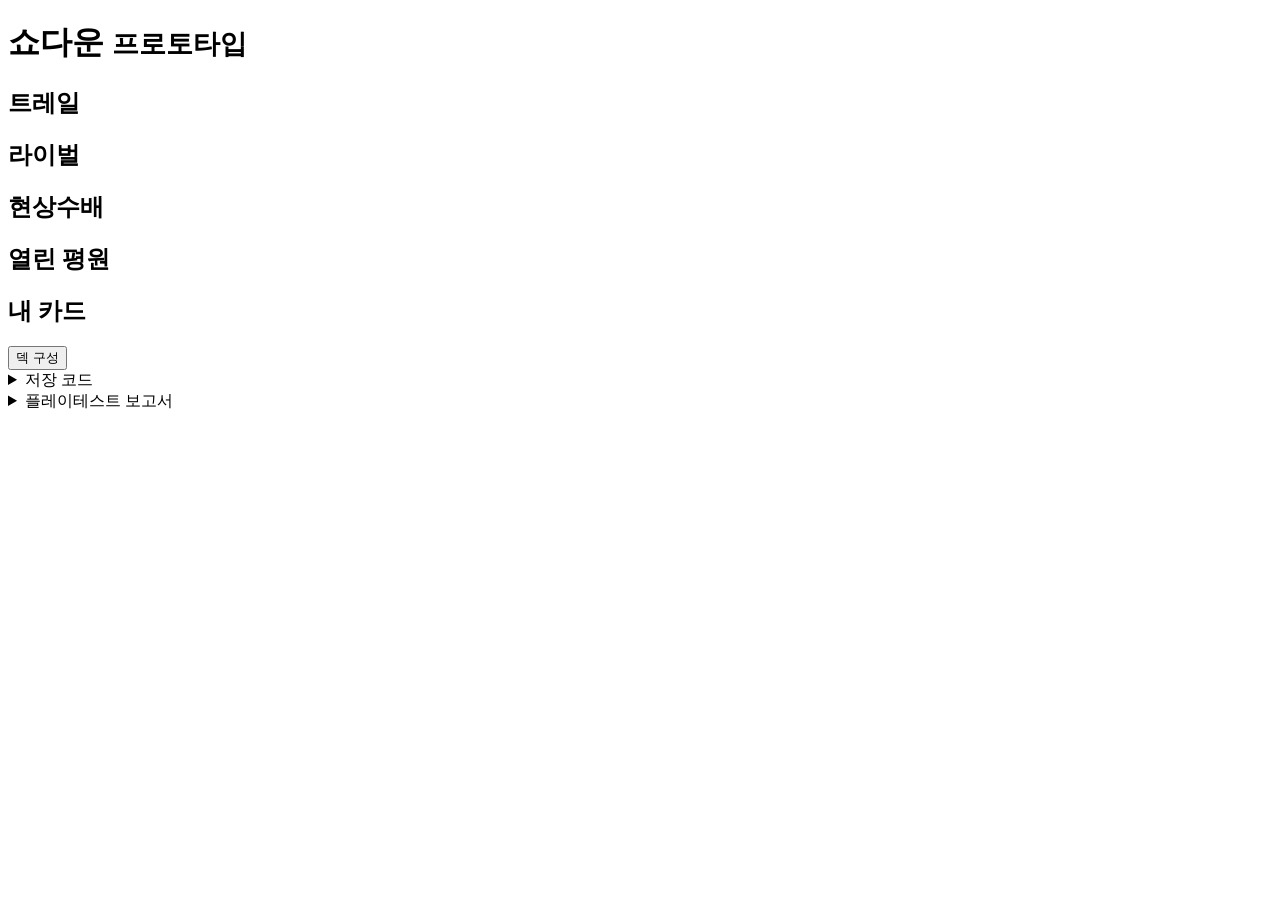
<file: prototypes/showdown/index.html>
<!doctype html>
<html lang="ko">
<head>
  <meta charset="utf-8">
  <meta name="viewport" content="width=device-width, initial-scale=1">
  <title>쇼다운 | 카우보이 vs 마법사 프로토타입</title>
  <link rel="icon" href="data:,">
  <style>@@STYLE@@</style>
</head>
<body>
  <main>
    <h1>쇼다운 <small>프로토타입</small></h1>

    <section id="camp" aria-label="캠프">
      <div id="claim" aria-live="polite"></div>
      <h2>트레일</h2>
      <ol id="trail" class="ladder"></ol>
      <h2>라이벌</h2>
      <ol id="rivals" class="ladder"></ol>
      <h2>현상수배</h2>
      <ol id="bounties" class="ladder"></ol>
      <h2>열린 평원</h2>
      <div class="row" id="open"></div>
      <h2>내 카드</h2>
      <p id="collection" class="note"></p>
      <div class="row"><button type="button" id="build">덱 구성</button></div>
      <details>
        <summary>저장 코드</summary>
        <p class="note">진행 상황은 이 브라우저에 저장됩니다. 옮기려면 이 코드를 복사하고, 불러오려면 코드를 붙여넣고 불러오기를 누르세요.</p>
        <textarea id="code" rows="3" aria-label="저장 코드" spellcheck="false"></textarea>
        <div class="row">
          <button type="button" id="load">불러오기</button>
          <button type="button" id="reset">처음부터</button>
          <span id="code-note" class="note" role="status"></span>
        </div>
        <div id="code-preview" data-testid="save-import-preview" role="group" aria-labelledby="code-preview-text" hidden>
          <p id="code-preview-text" class="note"></p>
          <div class="row">
            <button type="button" id="code-replace" data-testid="save-import-replace">내 진행 상황 교체</button>
            <button type="button" id="code-cancel" data-testid="save-import-cancel">취소</button>
          </div>
        </div>
      </details>
      <details>
        <summary>플레이테스트 보고서</summary>
        <p class="note">플레이한 내용과 결과입니다. 전체를 선택해 복사한 뒤 플레이를 요청한 사람에게 보내 주세요.</p>
        <textarea id="report" rows="10" readonly aria-label="플레이테스트 보고서"></textarea>
      </details>
    </section>

    <section id="builder" aria-label="덱 구성" hidden>
      <h2 id="builder-title">덱 구성</h2>
      <p id="builder-note" class="note"></p>
      <div id="builder-rows"></div>
      <p id="builder-problems" role="status"></p>
      <div class="row">
        <button type="button" id="builder-save">덱 저장</button>
        <button type="button" id="builder-cancel">취소</button>
      </div>
    </section>

    <section id="duel" aria-label="대결" hidden>
      <p id="lesson"></p>
      <details id="rules">
        <summary>전체 규칙</summary>
        <ol class="rules">
          <li>모든 공격은 직접 고릅니다. 내 부대를 고른 다음 공격할 적 부대를 고르세요.</li>
          <li>부대의 마지막 구슬을 넘는 피해는 그 주인의 기지에 들어갑니다. 살아남은 부대는 반격합니다.</li>
          <li>기지는 그 편에 부대가 없을 때만 직접 공격할 수 있습니다.</li>
          <li>먼저 카드를 내고 그다음 행동합니다. 한 턴에 부대 1장, 그 밖의 카드(주문·장비·장소) 1장, 함정 1장입니다. 공짜 부대는 도착한 턴에 쉬고, 제물 부대는 바로 공격합니다.</li>
          <li>공격하는 대신 부대는 엄폐할 수 있습니다. 마지막 구슬을 넘는 피해가 기지에 들어가지 않지만 반격도 하지 않습니다.</li>
          <li>함정은 뒤집힌 채 기다리다 다음 적의 공격에 발동합니다.</li>
          <li>장비는 한 부대에 붙어 있습니다. 장소는 판 전체에 하나만 있으며 새 장소가 이전 것을 대체합니다.</li>
          <li>덱이 비면 매 턴 기지의 구슬 하나를 잃습니다.</li>
        </ol>
      </details>
      <p id="status" role="status"></p>
      <div id="reward" aria-live="polite"></div>
      <p id="location" class="note"></p>
      <section id="board" aria-label="판"></section>
      <p id="prompt" aria-live="polite"></p>
      <!-- The hand sits under the prompt that asks for it, before the turn's buttons. -->
      <section id="hand" aria-label="손패"></section>
      <div class="row" id="actions">
        <button type="button" id="end">턴 종료</button>
        <button type="button" id="cover">엄폐</button>
        <button type="button" id="cancel">취소</button>
        <button type="button" id="again">이 대결 다시 시작</button>
        <button type="button" id="leave">캠프로 돌아가기</button>
      </div>
      <section aria-label="진행 기록"><h2>진행 기록</h2><ol id="log"></ol></section>
      <section aria-label="묘지"><h2>묘지</h2>
        <p class="note">카우보이: <span id="cowboy-graveyard"></span></p>
        <p class="note">마법사: <span id="wizard-graveyard"></span></p>
      </section>
      <section aria-label="키워드"><h2>키워드</h2><ul id="keywords" class="rules"></ul></section>
    </section>

    <section id="curtain" aria-label="화면 넘기기" hidden>
      <p id="curtain-text"></p>
      <button type="button" id="ready">준비됐어요</button>
    </section>
  </main>
  <script>@@SCRIPT@@</script>
</body>
</html>
</file>
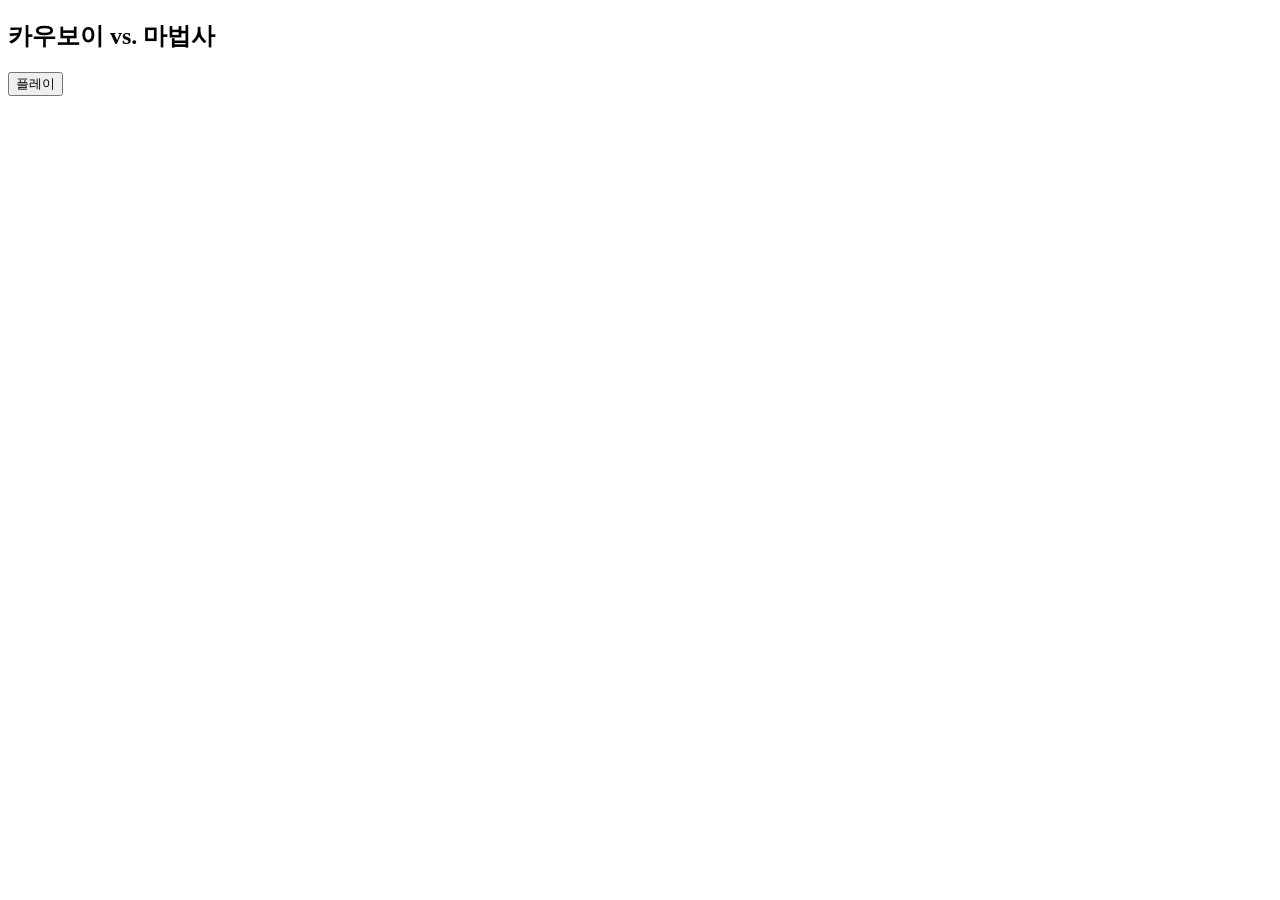
<file: src/ui/graybox.html>
<!doctype html>
<html lang="ko">
<head>
  <meta charset="utf-8">
  <meta name="viewport" content="width=device-width, initial-scale=1">
  <title>카우보이 vs. 마법사</title>
  <link rel="preconnect" href="https://fonts.googleapis.com"><link rel="preconnect" href="https://fonts.gstatic.com" crossorigin>
  <link rel="stylesheet" href="https://fonts.googleapis.com/css2?family=Noto+Sans+KR:wght@400;700&display=swap">
  <link rel="icon" href="data:,">
  <style>@@STYLE@@</style>
</head>
<body>
  <section id="title-screen" aria-label="메인 메뉴">
    <div class="title-scene">
      <h1><span class="title-cowboys">카우보이</span> <span class="title-versus">vs.</span> <span class="title-wizards">마법사</span></h1>
      <nav aria-label="메인 메뉴">
        <button class="menu-hotspot" id="menu-play" type="button">플레이</button>
      </nav>
    </div>
  </section>
  <main id="showdown-camp" aria-label="캠프" hidden></main>
  <main id="showdown-builder" aria-label="덱 빌더" hidden></main>
  <main id="showdown" aria-label="쇼다운 대결" hidden></main>
  <script>@@SCRIPT@@</script>
</body>
</html>
</file>
